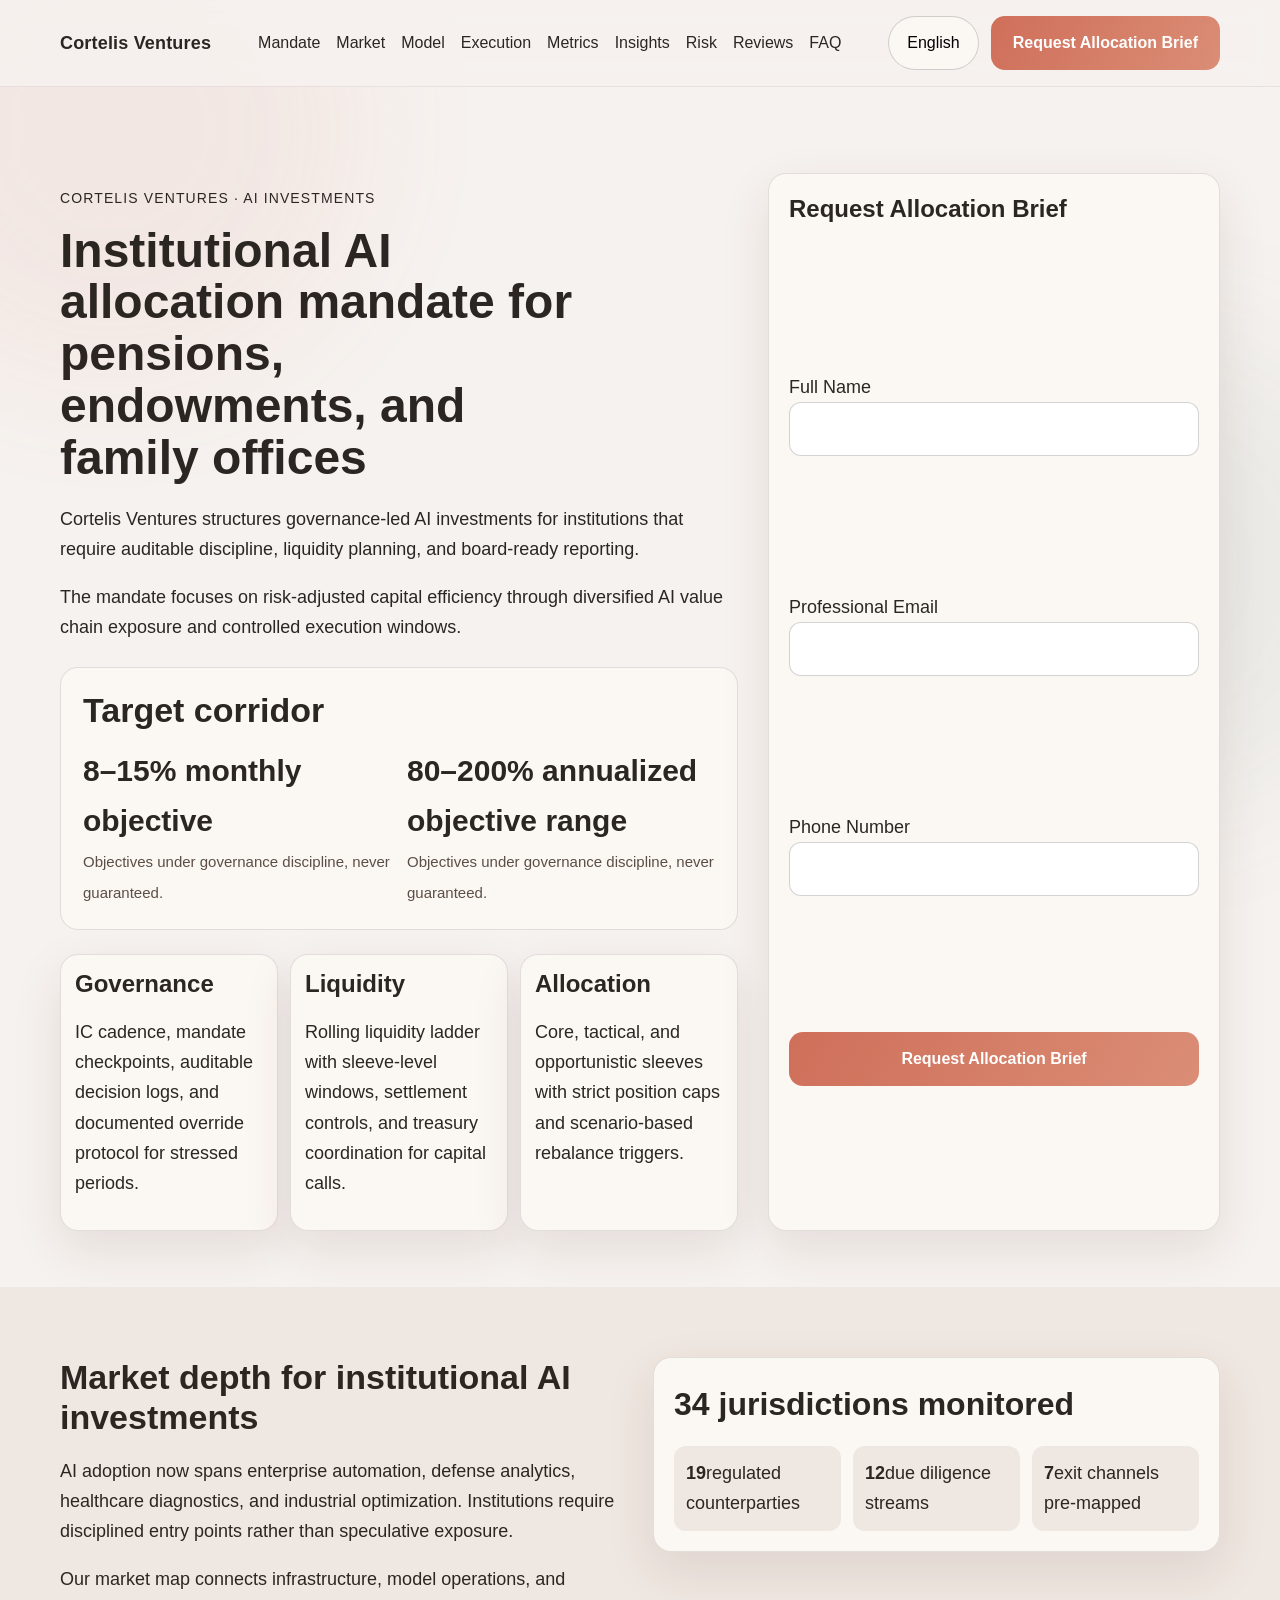
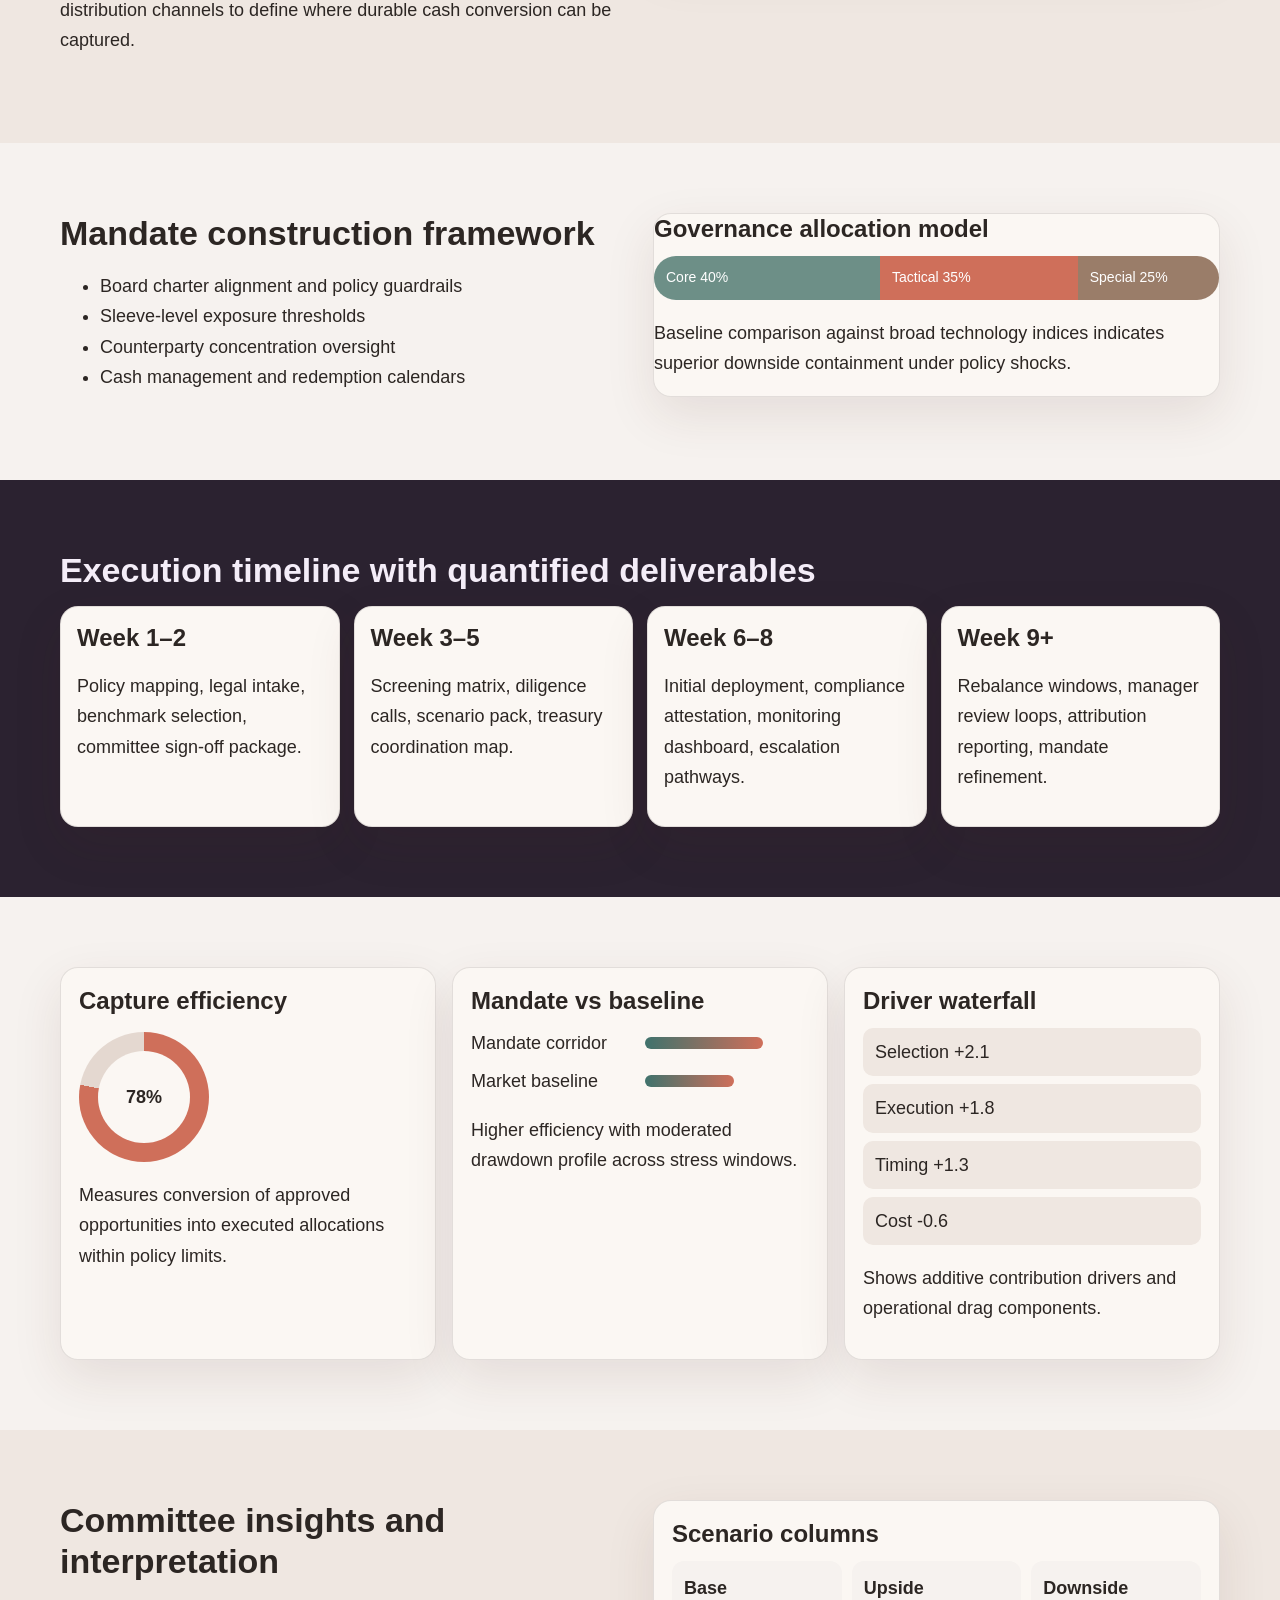
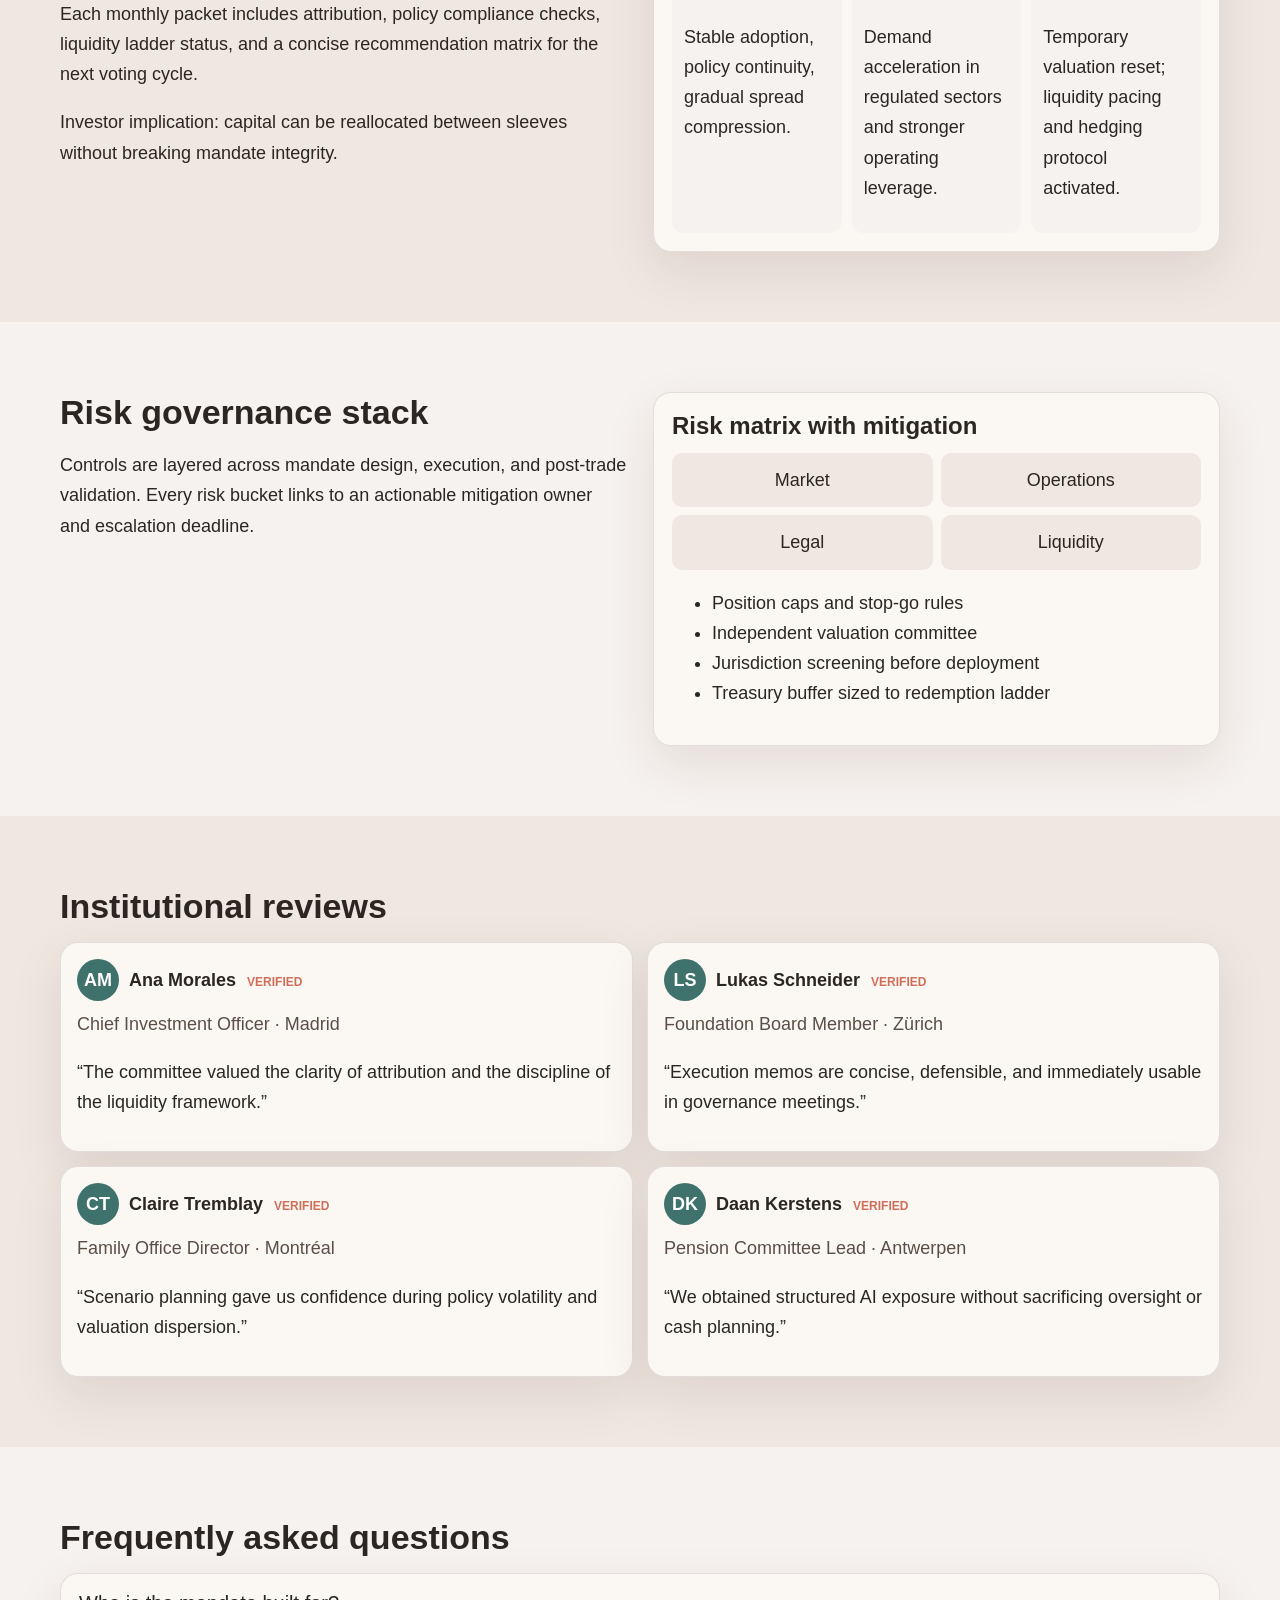
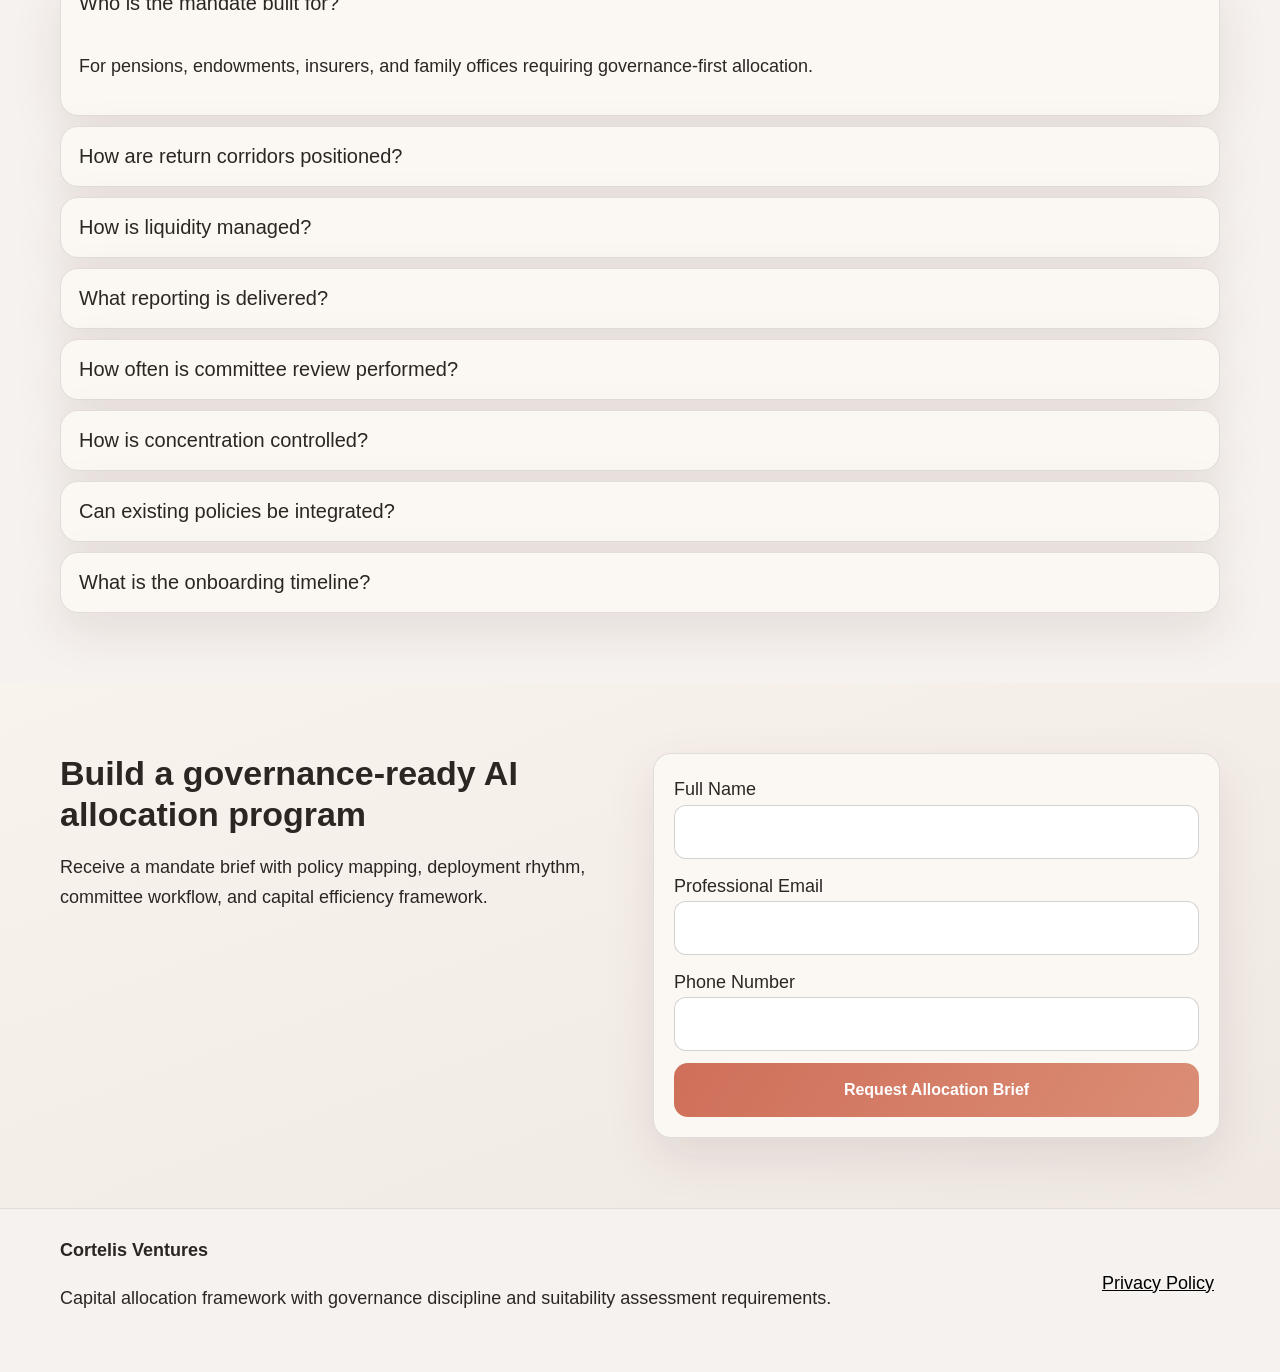
<file: index.html>
<!DOCTYPE html>
<html lang="en" data-page-language="English">
<head>
  <meta charset="UTF-8" />
  <meta name="viewport" content="width=device-width, initial-scale=1.0" />
  <title>Cortelis Ventures | Institutional AI Investment Mandate</title>
  <meta name="description" content="Institutional AI investment website for pensions, endowments, and family offices seeking governance-led allocation and disciplined return corridors." />
  <meta name="keywords" content="Cortelis Ventures, AI investments, institutionele allocatie" />
  <link rel="canonical" href="index.html" />
  <link rel="alternate" hreflang="en" href="index.html" />
  <link rel="alternate" hreflang="de" href="de/index.html" />
  <link rel="alternate" hreflang="fr" href="fr/index.html" />
  <link rel="alternate" hreflang="es" href="es/index.html" />
  <link rel="alternate" hreflang="it" href="it/index.html" />
  <link rel="alternate" hreflang="tr" href="tr/index.html" />
  <link rel="alternate" hreflang="pt" href="pt/index.html" />
  <link rel="alternate" hreflang="ja" href="jp/index.html" />
  <link rel="alternate" hreflang="sk" href="sk/index.html" />
  <link rel="alternate" hreflang="nl-BE" href="be/index.html" />
  <link rel="alternate" hreflang="x-default" href="index.html" />
  <meta property="og:title" content="Cortelis Ventures | Institutional AI Investment Mandate" />
  <meta property="og:description" content="Institutional AI investment website for pensions, endowments, and family offices seeking governance-led allocation and disciplined return corridors." />
  <meta property="og:type" content="website" />
  <meta property="og:url" content="index.html" />
  <meta name="twitter:card" content="summary_large_image" />
  <meta name="twitter:title" content="Cortelis Ventures | Institutional AI Investment Mandate" />
  <meta name="twitter:description" content="Institutional AI investment website for pensions, endowments, and family offices seeking governance-led allocation and disciplined return corridors." />
  <link rel="stylesheet" href="assets/style.css" />
</head>
<body>
<div class="site-bg-glow glow-a"></div><div class="site-bg-glow glow-b"></div>
<header class="site-header"><div class="container header-inner">
<div class="brand">Cortelis Ventures</div>
<nav class="desktop-nav" aria-label="Primary"><a href="#hero" class="nav-link">Mandate</a><a href="#market" class="nav-link">Market</a><a href="#model" class="nav-link">Model</a><a href="#process" class="nav-link">Execution</a><a href="#metrics" class="nav-link">Metrics</a><a href="#insights" class="nav-link">Insights</a><a href="#risk" class="nav-link">Risk</a><a href="#reviews" class="nav-link">Reviews</a><a href="#faq" class="nav-link">FAQ</a></nav>
<div class="header-right">
<div class="lang-dropdown" data-dropdown>
<button class="lang-active" aria-haspopup="true" aria-expanded="false">English</button>
<div class="lang-menu" role="menu"><a href="index.html" class="lang-option"><svg viewBox="0 0 60 40" aria-hidden="true"><rect width="60" height="40" fill="#1f3f8f"/><path d="M0 0l60 40M60 0L0 40" stroke="#f2f2f2" stroke-width="8"/><path d="M0 0l60 40M60 0L0 40" stroke="#c93a3a" stroke-width="4"/><path d="M30 0v40M0 20h60" stroke="#f2f2f2" stroke-width="12"/><path d="M30 0v40M0 20h60" stroke="#c93a3a" stroke-width="7"/></svg><span>English</span></a><a href="de/index.html" class="lang-option"><svg viewBox="0 0 60 40" aria-hidden="true"><rect width="60" height="13.3" y="0" fill="#1b1b1b"/><rect width="60" height="13.3" y="13.3" fill="#bb2020"/><rect width="60" height="13.4" y="26.6" fill="#f1c54c"/></svg><span>Deutsch</span></a><a href="fr/index.html" class="lang-option"><svg viewBox="0 0 60 40" aria-hidden="true"><rect width="20" height="40" fill="#2c4ea8"/><rect x="20" width="20" height="40" fill="#ececec"/><rect x="40" width="20" height="40" fill="#d54444"/></svg><span>Français</span></a><a href="es/index.html" class="lang-option"><svg viewBox="0 0 60 40" aria-hidden="true"><rect width="60" height="10" y="0" fill="#bf2d2d"/><rect width="60" height="20" y="10" fill="#f2cb48"/><rect width="60" height="10" y="30" fill="#bf2d2d"/></svg><span>Español</span></a><a href="it/index.html" class="lang-option"><svg viewBox="0 0 60 40" aria-hidden="true"><rect width="20" height="40" fill="#2f8a55"/><rect x="20" width="20" height="40" fill="#ececec"/><rect x="40" width="20" height="40" fill="#d54444"/></svg><span>Italiano</span></a><a href="tr/index.html" class="lang-option"><svg viewBox="0 0 60 40" aria-hidden="true"><rect width="60" height="40" fill="#c92f3f"/><circle cx="27" cy="20" r="9" fill="#fff"/><circle cx="30" cy="20" r="7" fill="#c92f3f"/><polygon points="37,20 44,17 44,23" fill="#fff"/></svg><span>Türkçe</span></a><a href="pt/index.html" class="lang-option"><svg viewBox="0 0 60 40" aria-hidden="true"><rect width="24" height="40" fill="#2b7f4f"/><rect x="24" width="36" height="40" fill="#c53e3e"/><circle cx="24" cy="20" r="6" fill="#f5d77b"/></svg><span>Português</span></a><a href="jp/index.html" class="lang-option"><svg viewBox="0 0 60 40" aria-hidden="true"><rect width="60" height="40" fill="#f3f3f3"/><circle cx="30" cy="20" r="10" fill="#c93b49"/></svg><span>日本語</span></a><a href="sk/index.html" class="lang-option"><svg viewBox="0 0 60 40" aria-hidden="true"><rect width="60" height="13.3" fill="#f4f4f4"/><rect y="13.3" width="60" height="13.3" fill="#2f5ea9"/><rect y="26.6" width="60" height="13.4" fill="#c53e3e"/></svg><span>Slovenčina</span></a><a href="be/index.html" class="lang-option"><svg viewBox="0 0 60 40" aria-hidden="true"><rect width="60" height="40" fill="#1f1f1f"/><path d="M0 0h60v13.3H0z" fill="#1b1b1b"/><path d="M0 13.3h60v13.3H0z" fill="#f2c74f"/><path d="M0 26.6h60V40H0z" fill="#d54a4a"/></svg><span>Nederlands</span></a></div>
</div>
<a href="#lead-form" class="btn btn-primary">Request Allocation Brief</a>
<button class="burger" aria-label="Menu" data-burger><span></span><span></span><span></span></button>
</div></div></header>
<div class="mobile-drawer" data-drawer><div class="drawer-panel"><button class="drawer-close" data-drawer-close aria-label="Close">×</button><nav class="drawer-nav"><a href="#hero" class="nav-link">Mandate</a><a href="#market" class="nav-link">Market</a><a href="#model" class="nav-link">Model</a><a href="#process" class="nav-link">Execution</a><a href="#metrics" class="nav-link">Metrics</a><a href="#insights" class="nav-link">Insights</a><a href="#risk" class="nav-link">Risk</a><a href="#reviews" class="nav-link">Reviews</a><a href="#faq" class="nav-link">FAQ</a><a href="index.html">English</a><a href="de/index.html">Deutsch</a><a href="fr/index.html">Français</a><a href="es/index.html">Español</a><a href="it/index.html">Italiano</a><a href="tr/index.html">Türkçe</a><a href="pt/index.html">Português</a><a href="jp/index.html">日本語</a><a href="sk/index.html">Slovenčina</a><a href="be/index.html">Nederlands</a></nav><a href="#lead-form" class="btn btn-primary">Request Allocation Brief</a></div></div>
<main>
<section id="hero" class="hero"><div class="container hero-grid">
<div><p class="eyebrow">Cortelis Ventures · AI investments</p><h1>Institutional AI allocation mandate for pensions, endowments, and family offices</h1><p>Cortelis Ventures structures governance-led AI investments for institutions that require auditable discipline, liquidity planning, and board-ready reporting.</p><p>The mandate focuses on risk-adjusted capital efficiency through diversified AI value chain exposure and controlled execution windows.</p>
<div class="return-module"><h2>Target corridor</h2><div class="return-row"><div><strong>8–15% monthly objective</strong><span>Objectives under governance discipline, never guaranteed.</span></div><div><strong>80–200% annualized objective range</strong><span>Objectives under governance discipline, never guaranteed.</span></div></div></div>
<div class="hero-cards"><article><h3>Governance</h3><p>IC cadence, mandate checkpoints, auditable decision logs, and documented override protocol for stressed periods.</p></article><article><h3>Liquidity</h3><p>Rolling liquidity ladder with sleeve-level windows, settlement controls, and treasury coordination for capital calls.</p></article><article><h3>Allocation</h3><p>Core, tactical, and opportunistic sleeves with strict position caps and scenario-based rebalance triggers.</p></article></div>
</div>
<form id="lead-form" class="lead-form"><h3>Request Allocation Brief</h3><label>Full Name<input type="text" required></label><label>Professional Email<input type="email" required></label><label>Phone Number<input type="tel" required></label><button class="btn btn-primary" type="submit">Request Allocation Brief</button></form>
</div></section>
<section id="market" class="section alt"><div class="container split"><div><h2>Market depth for institutional AI investments</h2><p>AI adoption now spans enterprise automation, defense analytics, healthcare diagnostics, and industrial optimization. Institutions require disciplined entry points rather than speculative exposure.</p><p>Our market map connects infrastructure, model operations, and distribution channels to define where durable cash conversion can be captured.</p></div><div class="kpi-hierarchy"><div class="kpi-main">34 jurisdictions monitored</div><div class="kpi-subgrid"><div><b>19</b><span>regulated counterparties</span></div><div><b>12</b><span>due diligence streams</span></div><div><b>7</b><span>exit channels pre-mapped</span></div></div></div></div></section>
<section id="model" class="section"><div class="container split reverse"><div class="allocation-bar"><h3>Governance allocation model</h3><div class="stack"><span style="width:40%">Core 40%</span><span style="width:35%">Tactical 35%</span><span style="width:25%">Special 25%</span></div><p>Baseline comparison against broad technology indices indicates superior downside containment under policy shocks.</p></div><div><h2>Mandate construction framework</h2><ul><li>Board charter alignment and policy guardrails</li><li>Sleeve-level exposure thresholds</li><li>Counterparty concentration oversight</li><li>Cash management and redemption calendars</li></ul></div></div></section>
<section id="process" class="section dark"><div class="container"><h2>Execution timeline with quantified deliverables</h2><div class="timeline"><article><h3>Week 1–2</h3><p>Policy mapping, legal intake, benchmark selection, committee sign-off package.</p></article><article><h3>Week 3–5</h3><p>Screening matrix, diligence calls, scenario pack, treasury coordination map.</p></article><article><h3>Week 6–8</h3><p>Initial deployment, compliance attestation, monitoring dashboard, escalation pathways.</p></article><article><h3>Week 9+</h3><p>Rebalance windows, manager review loops, attribution reporting, mandate refinement.</p></article></div></div></section>
<section id="metrics" class="section"><div class="container grid-3"><article class="ring-card"><h3>Capture efficiency</h3><div class="ring" style="--pct:78"><span>78%</span></div><p>Measures conversion of approved opportunities into executed allocations within policy limits.</p></article><article class="compare-card"><h3>Mandate vs baseline</h3><div class="bars"><div><span>Mandate corridor</span><i style="width:72%"></i></div><div><span>Market baseline</span><i style="width:54%"></i></div></div><p>Higher efficiency with moderated drawdown profile across stress windows.</p></article><article class="waterfall-card"><h3>Driver waterfall</h3><div class="wf"><span>Selection +2.1</span><span>Execution +1.8</span><span>Timing +1.3</span><span>Cost -0.6</span></div><p>Shows additive contribution drivers and operational drag components.</p></article></div></section>
<section id="insights" class="section alt"><div class="container split"><div><h2>Committee insights and interpretation</h2><p>Each monthly packet includes attribution, policy compliance checks, liquidity ladder status, and a concise recommendation matrix for the next voting cycle.</p><p>Investor implication: capital can be reallocated between sleeves without breaking mandate integrity.</p></div><div class="scenario"><h3>Scenario columns</h3><div class="scenario-grid"><div><b>Base</b><p>Stable adoption, policy continuity, gradual spread compression.</p></div><div><b>Upside</b><p>Demand acceleration in regulated sectors and stronger operating leverage.</p></div><div><b>Downside</b><p>Temporary valuation reset; liquidity pacing and hedging protocol activated.</p></div></div></div></div></section>
<section id="risk" class="section"><div class="container split reverse"><div class="risk-matrix"><h3>Risk matrix with mitigation</h3><div class="matrix"><span>Market</span><span>Operations</span><span>Legal</span><span>Liquidity</span></div><ul><li>Position caps and stop-go rules</li><li>Independent valuation committee</li><li>Jurisdiction screening before deployment</li><li>Treasury buffer sized to redemption ladder</li></ul></div><div><h2>Risk governance stack</h2><p>Controls are layered across mandate design, execution, and post-trade validation. Every risk bucket links to an actionable mitigation owner and escalation deadline.</p></div></div></section>
<section id="reviews" class="section alt"><div class="container"><h2>Institutional reviews</h2><div class="reviews-grid"><article><div class="review-head"><div class="initials">AM</div><strong>Ana Morales <span>VERIFIED</span></strong></div><p class="title">Chief Investment Officer · Madrid</p><p>“The committee valued the clarity of attribution and the discipline of the liquidity framework.”</p></article><article><div class="review-head"><div class="initials">LS</div><strong>Lukas Schneider <span>VERIFIED</span></strong></div><p class="title">Foundation Board Member · Zürich</p><p>“Execution memos are concise, defensible, and immediately usable in governance meetings.”</p></article><article><div class="review-head"><div class="initials">CT</div><strong>Claire Tremblay <span>VERIFIED</span></strong></div><p class="title">Family Office Director · Montréal</p><p>“Scenario planning gave us confidence during policy volatility and valuation dispersion.”</p></article><article><div class="review-head"><div class="initials">DK</div><strong>Daan Kerstens <span>VERIFIED</span></strong></div><p class="title">Pension Committee Lead · Antwerpen</p><p>“We obtained structured AI exposure without sacrificing oversight or cash planning.”</p></article></div></div></section>
<section id="faq" class="section"><div class="container"><h2>Frequently asked questions</h2><div class="faq-list"><article class="faq-item"><button aria-expanded="true">Who is the mandate built for?</button><div class="faq-content" ><p>For pensions, endowments, insurers, and family offices requiring governance-first allocation.</p></div></article><article class="faq-item"><button aria-expanded="false">How are return corridors positioned?</button><div class="faq-content" hidden><p>As disciplined objectives tied to allocation sleeves, never as unconditional promises.</p></div></article><article class="faq-item"><button aria-expanded="false">How is liquidity managed?</button><div class="faq-content" hidden><p>Through a rolling ladder that aligns expected exits, treasury needs, and stress scenarios.</p></div></article><article class="faq-item"><button aria-expanded="false">What reporting is delivered?</button><div class="faq-content" hidden><p>Board-ready packs with attribution, compliance checks, and forward recommendations.</p></div></article><article class="faq-item"><button aria-expanded="false">How often is committee review performed?</button><div class="faq-content" hidden><p>Formal monthly voting cadence plus event-driven extraordinary sessions.</p></div></article><article class="faq-item"><button aria-expanded="false">How is concentration controlled?</button><div class="faq-content" hidden><p>Issuer, sector, and strategy caps with automatic escalation on threshold breaches.</p></div></article><article class="faq-item"><button aria-expanded="false">Can existing policies be integrated?</button><div class="faq-content" hidden><p>Yes, mandates are mapped to current investment policy statements before deployment.</p></div></article><article class="faq-item"><button aria-expanded="false">What is the onboarding timeline?</button><div class="faq-content" hidden><p>Most institutions complete onboarding and first allocation cycle within eight weeks.</p></div></article></div></div></section>
<section class="section final-cta"><div class="container split"><div><h2>Build a governance-ready AI allocation program</h2><p>Receive a mandate brief with policy mapping, deployment rhythm, committee workflow, and capital efficiency framework.</p></div><form class="lead-form"><label>Full Name<input type="text" required></label><label>Professional Email<input type="email" required></label><label>Phone Number<input type="tel" required></label><button class="btn btn-primary" type="submit">Request Allocation Brief</button></form></div></section>
</main>
<footer class="site-footer"><div class="container footer-inner"><div><strong>Cortelis Ventures</strong><p>Capital allocation framework with governance discipline and suitability assessment requirements.</p></div><button class="privacy-link" data-open-privacy>Privacy Policy</button></div></footer>
<div class="modal" data-privacy-modal aria-hidden="true"><div class="modal-card" role="dialog" aria-modal="true"><button class="modal-x" data-close-privacy aria-label="Close">×</button><h2>Privacy Policy</h2><div class="modal-body"><h3>Introduction</h3><p>Cortelis Ventures processes professional contact data only for mandate communication and suitability screening.</p><h3>Data collection</h3><p>We collect name, institutional email, phone number, and interaction timestamps submitted through forms.</p><h3>Legal basis</h3><p>Processing relies on legitimate interest and pre-contractual institutional communication duties.</p><h3>Cookies</h3><p>Only functional storage for interface continuity and accessibility preferences is used.</p><h3>Retention</h3><p>Lead data is retained for a defined review cycle and removed when no institutional relevance remains.</p><h3>Third-party sharing</h3><p>Data is shared only with audited service providers under contractual confidentiality obligations.</p><h3>Security</h3><p>Encryption in transit, controlled access, and periodic control testing protect submitted data.</p><h3>User rights</h3><p>Users may request access, correction, restriction, portability, and erasure where applicable.</p><h3>International transfers</h3><p>Cross-border transfers rely on approved safeguards and documented transfer assessments.</p><h3>Industry risk disclosure</h3><p>AI-related allocations can face valuation, regulatory, and liquidity variability; governance discipline remains essential.</p><h3>Contact</h3><p>Contact: compliance@cortelisventures.com</p></div><div class="modal-footer"><button class="btn btn-secondary" data-close-privacy>Close</button></div></div></div>
<script src="assets/app.js" defer></script>
<script type="application/ld+json">{"@context":"https://schema.org","@type":"Organization","name":"Cortelis Ventures","url":"index.html"}</script>
<script type="application/ld+json">{"@context":"https://schema.org","@type":"WebSite","name":"Cortelis Ventures","url":"index.html"}</script>
<script type="application/ld+json">{"@context":"https://schema.org","@type":"FAQPage","mainEntity":[{"@type":"Question","name":"Who is the mandate built for?","acceptedAnswer":{"@type":"Answer","text":"For pensions, endowments, insurers, and family offices."}}]}</script>
<script type="application/ld+json">{"@context":"https://schema.org","@type":"Review","itemReviewed":{"@type":"Organization","name":"Cortelis Ventures"},"author":{"@type":"Person","name":"Ana Morales"},"reviewBody":"Structured governance and transparent reporting."}</script>
</body></html>
</file>
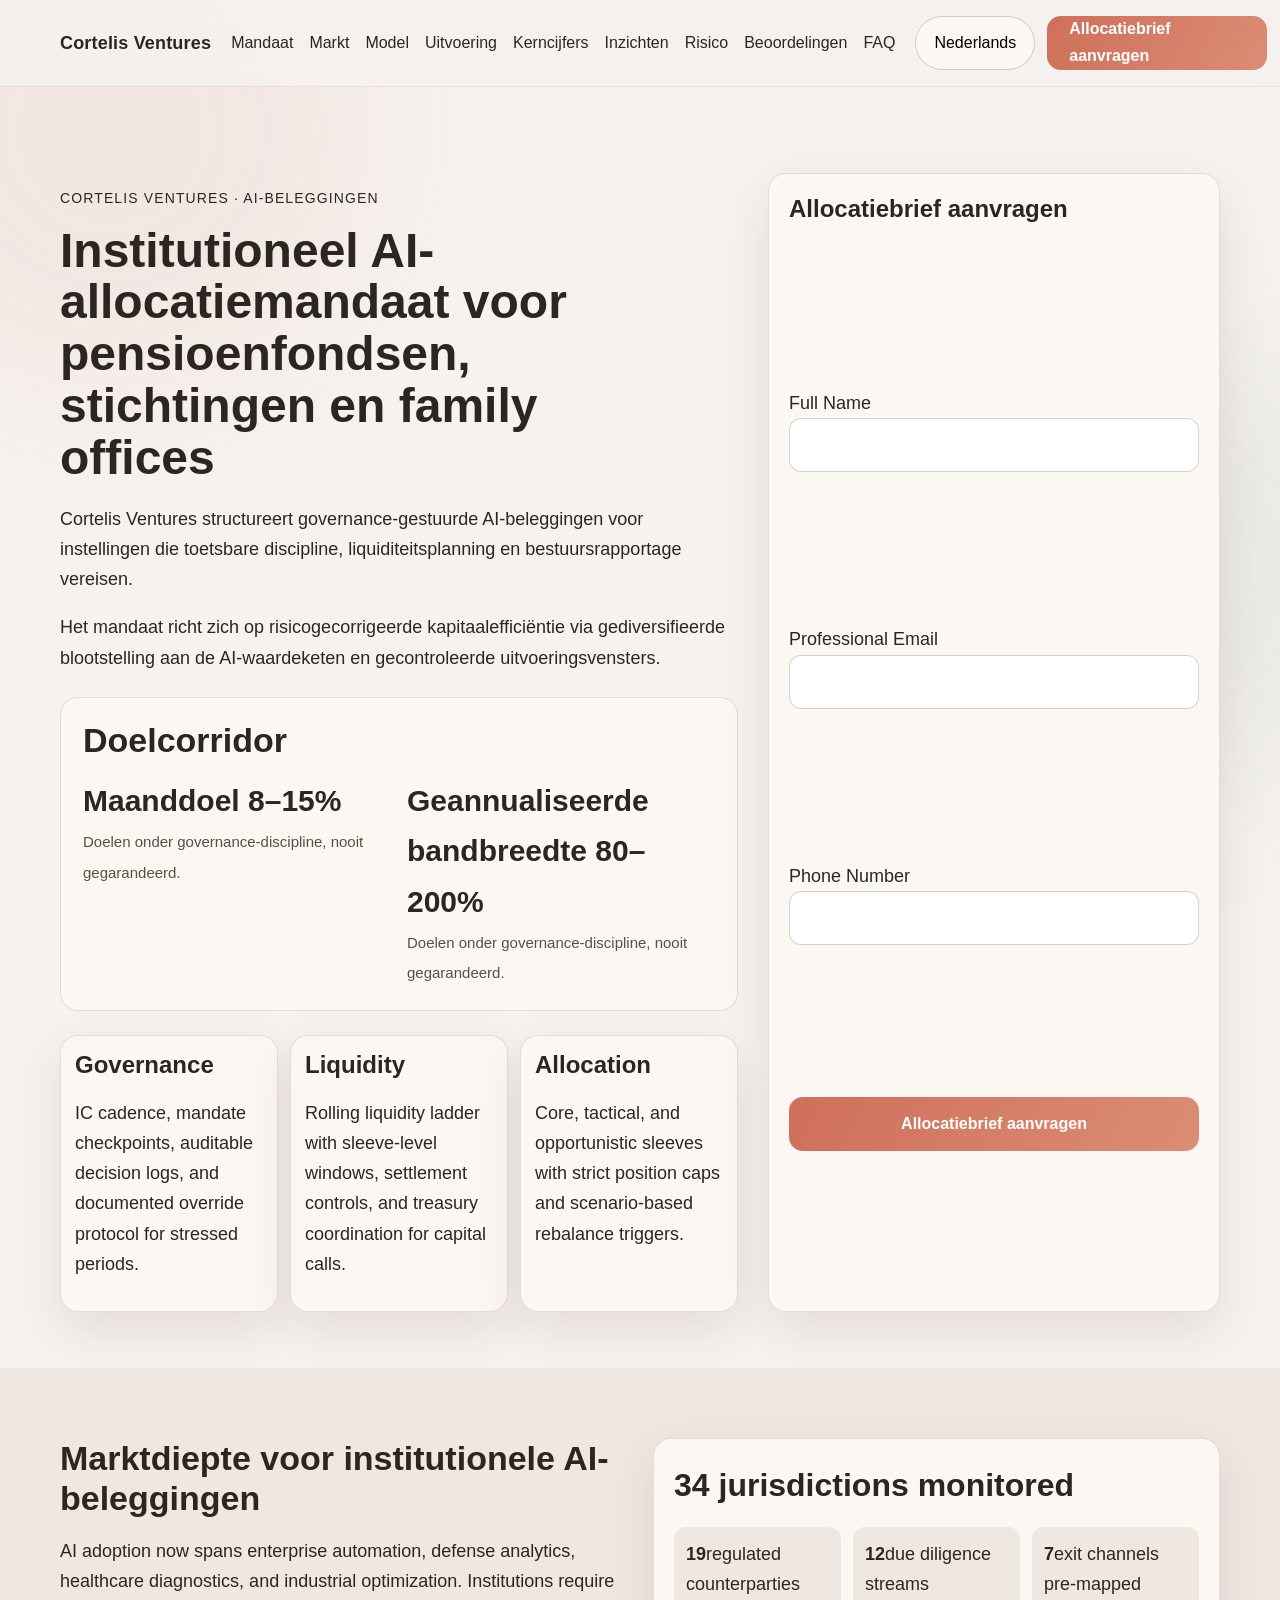
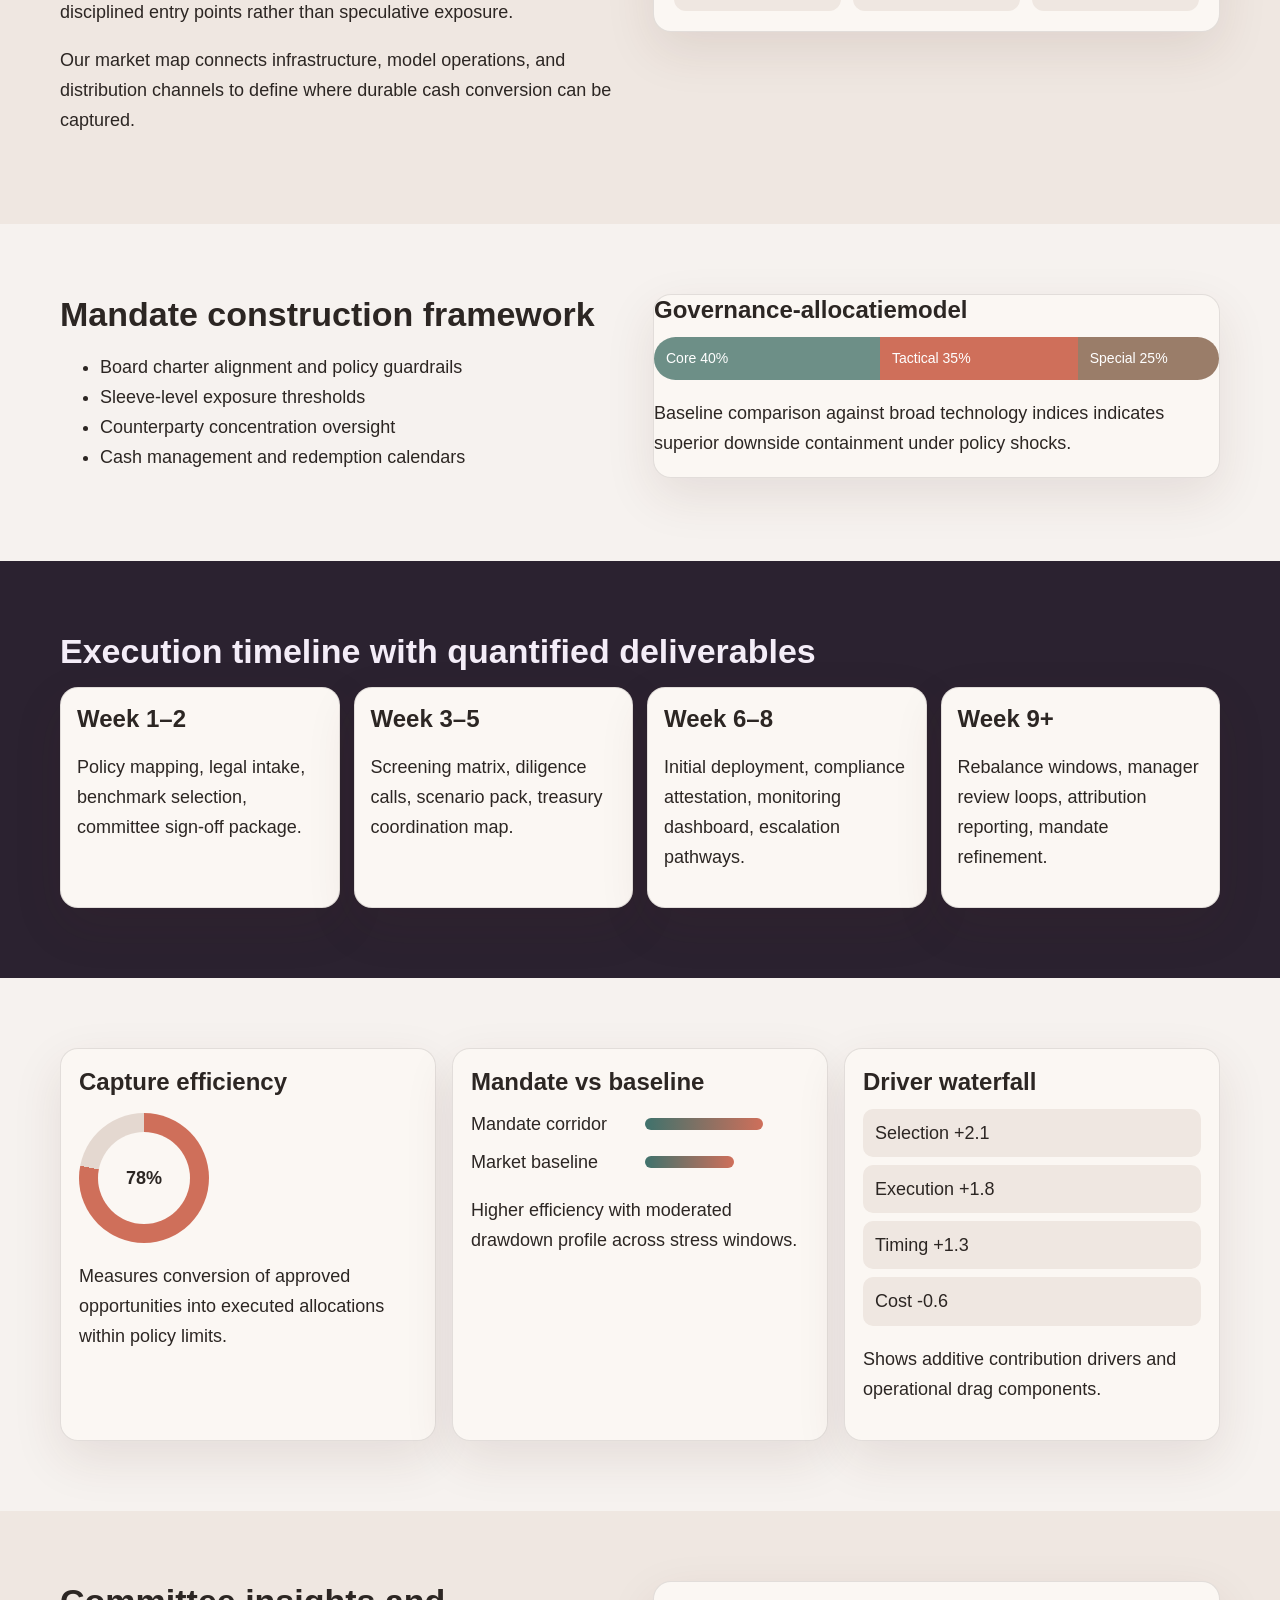
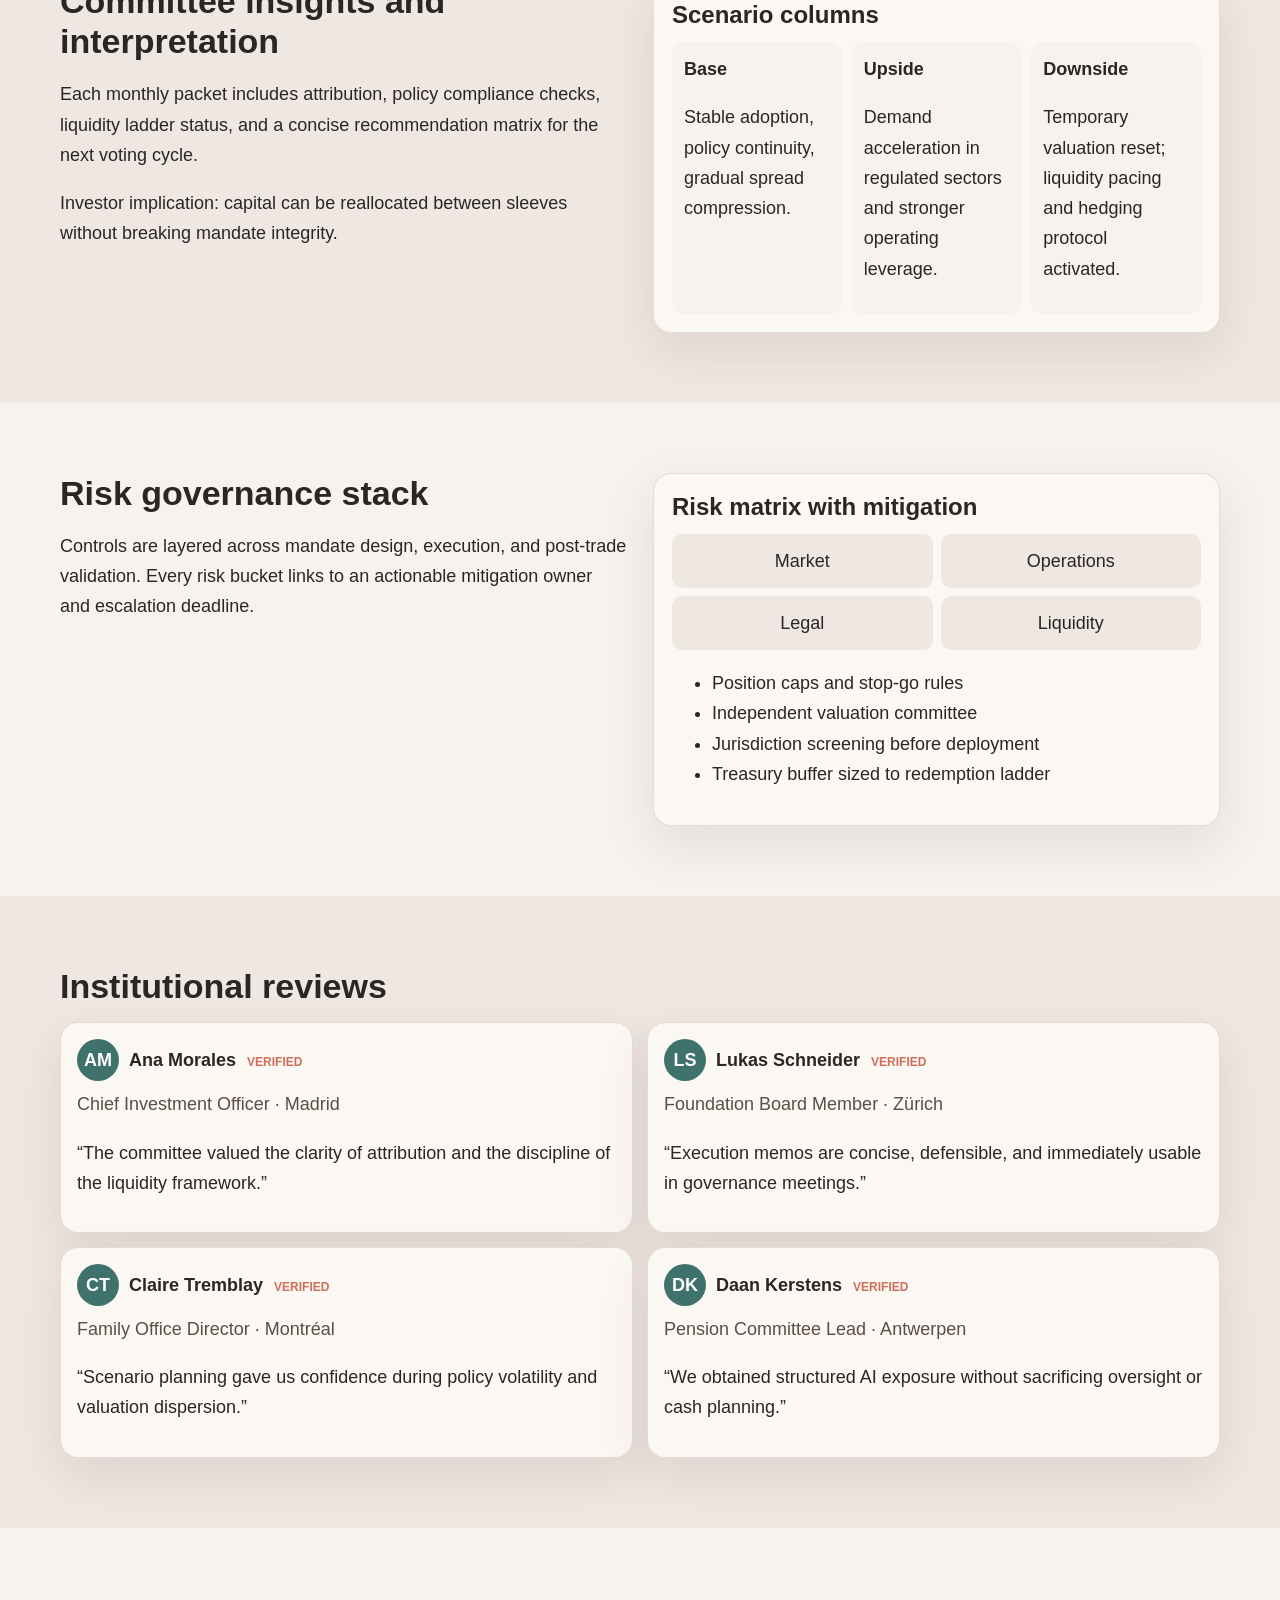
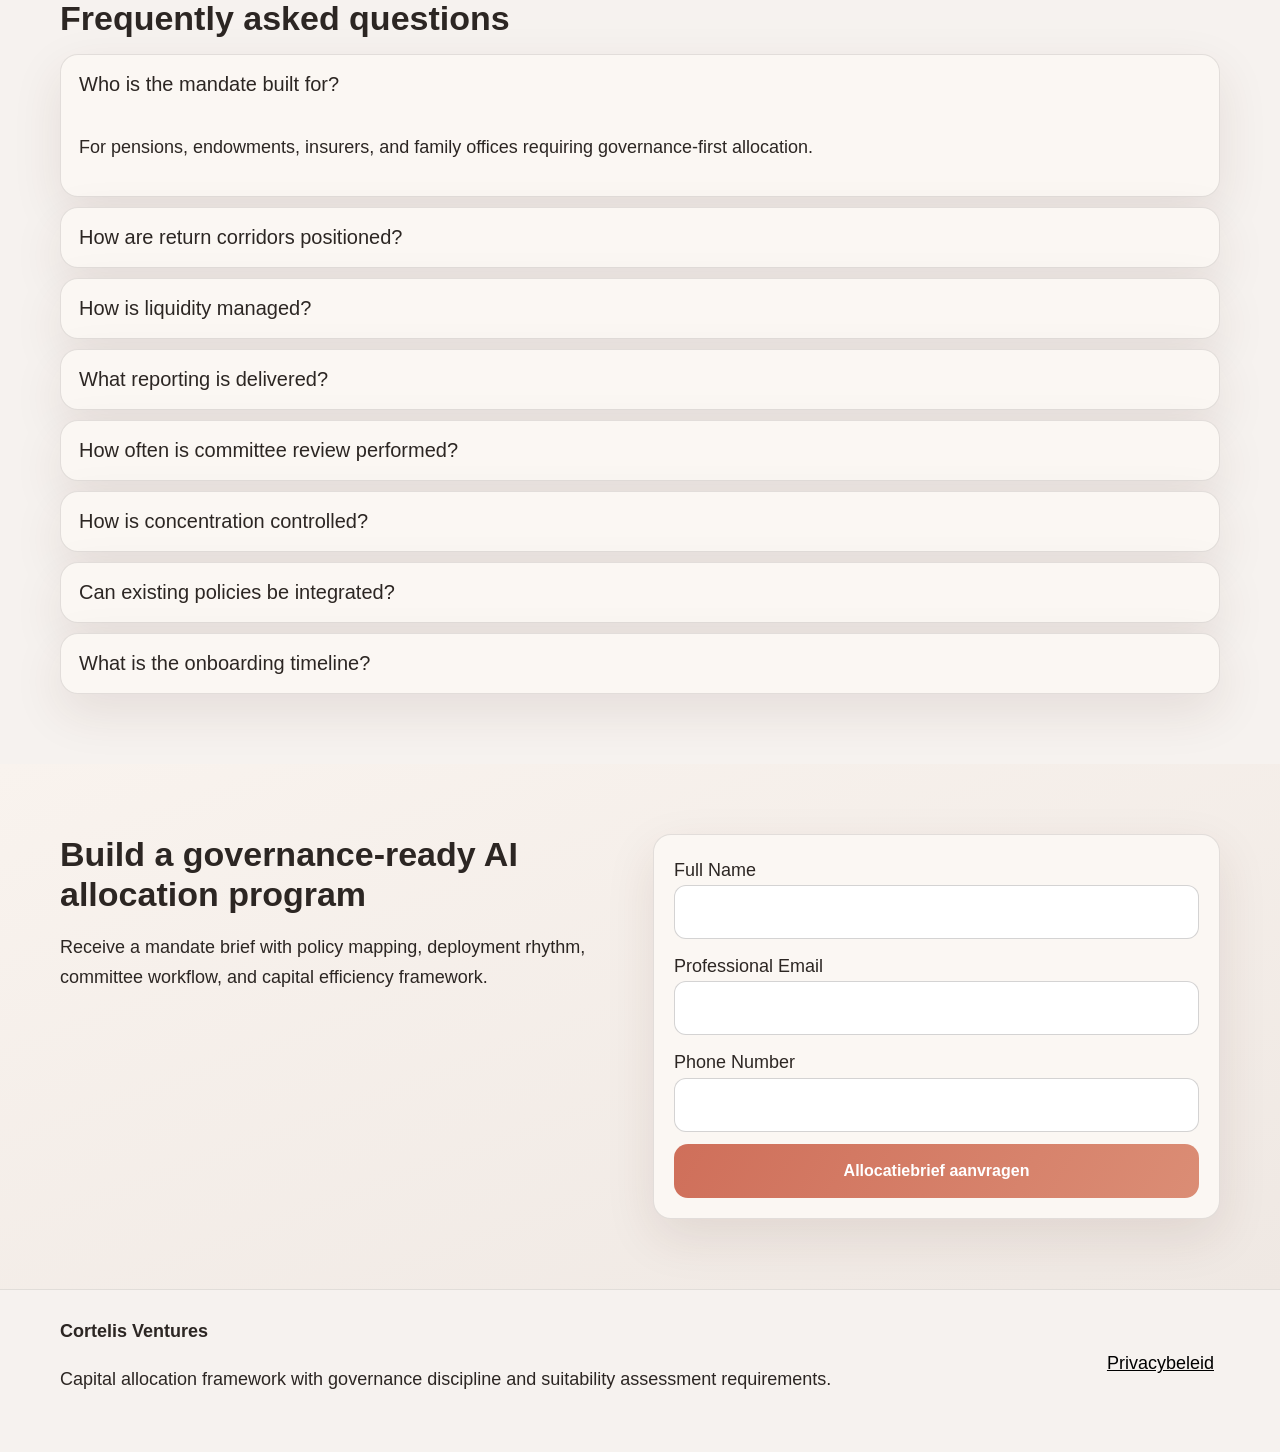
<file: be/index.html>
<!DOCTYPE html>
<html lang="nl-BE" data-page-language="Nederlands">
<head>
  <meta charset="UTF-8" />
  <meta name="viewport" content="width=device-width, initial-scale=1.0" />
  <title>Cortelis Ventures | Institutioneel mandaat voor AI-beleggingen</title>
  <meta name="description" content="Premium platform voor pensioenfondsen, stichtingen en family offices met governance-gestuurde AI-allocatie en gedisciplineerde doelcorridors." />
  <meta name="keywords" content="Cortelis Ventures, AI-beleggingen, institutionele allocatie" />
  <link rel="canonical" href="../be/index.html" />
  <link rel="alternate" hreflang="en" href="../index.html" />
  <link rel="alternate" hreflang="de" href="../de/index.html" />
  <link rel="alternate" hreflang="fr" href="../fr/index.html" />
  <link rel="alternate" hreflang="es" href="../es/index.html" />
  <link rel="alternate" hreflang="it" href="../it/index.html" />
  <link rel="alternate" hreflang="tr" href="../tr/index.html" />
  <link rel="alternate" hreflang="pt" href="../pt/index.html" />
  <link rel="alternate" hreflang="ja" href="../jp/index.html" />
  <link rel="alternate" hreflang="sk" href="../sk/index.html" />
  <link rel="alternate" hreflang="nl-BE" href="../be/index.html" />
  <link rel="alternate" hreflang="x-default" href="../index.html" />
  <meta property="og:title" content="Cortelis Ventures | Institutioneel mandaat voor AI-beleggingen" />
  <meta property="og:description" content="Premium platform voor pensioenfondsen, stichtingen en family offices met governance-gestuurde AI-allocatie en gedisciplineerde doelcorridors." />
  <meta property="og:type" content="website" />
  <meta property="og:url" content="../be/index.html" />
  <meta name="twitter:card" content="summary_large_image" />
  <meta name="twitter:title" content="Cortelis Ventures | Institutioneel mandaat voor AI-beleggingen" />
  <meta name="twitter:description" content="Premium platform voor pensioenfondsen, stichtingen en family offices met governance-gestuurde AI-allocatie en gedisciplineerde doelcorridors." />
  <link rel="stylesheet" href="../assets/style.css" />
</head>
<body>
<div class="site-bg-glow glow-a"></div><div class="site-bg-glow glow-b"></div>
<header class="site-header"><div class="container header-inner">
<div class="brand">Cortelis Ventures</div>
<nav class="desktop-nav" aria-label="Primary"><a href="#hero" class="nav-link">Mandaat</a><a href="#market" class="nav-link">Markt</a><a href="#model" class="nav-link">Model</a><a href="#process" class="nav-link">Uitvoering</a><a href="#metrics" class="nav-link">Kerncijfers</a><a href="#insights" class="nav-link">Inzichten</a><a href="#risk" class="nav-link">Risico</a><a href="#reviews" class="nav-link">Beoordelingen</a><a href="#faq" class="nav-link">FAQ</a></nav>
<div class="header-right">
<div class="lang-dropdown" data-dropdown>
<button class="lang-active" aria-haspopup="true" aria-expanded="false">Nederlands</button>
<div class="lang-menu" role="menu"><a href="../index.html" class="lang-option"><svg viewBox="0 0 60 40" aria-hidden="true"><rect width="60" height="40" fill="#1f3f8f"/><path d="M0 0l60 40M60 0L0 40" stroke="#f2f2f2" stroke-width="8"/><path d="M0 0l60 40M60 0L0 40" stroke="#c93a3a" stroke-width="4"/><path d="M30 0v40M0 20h60" stroke="#f2f2f2" stroke-width="12"/><path d="M30 0v40M0 20h60" stroke="#c93a3a" stroke-width="7"/></svg><span>English</span></a><a href="../de/index.html" class="lang-option"><svg viewBox="0 0 60 40" aria-hidden="true"><rect width="60" height="13.3" y="0" fill="#1b1b1b"/><rect width="60" height="13.3" y="13.3" fill="#bb2020"/><rect width="60" height="13.4" y="26.6" fill="#f1c54c"/></svg><span>Deutsch</span></a><a href="../fr/index.html" class="lang-option"><svg viewBox="0 0 60 40" aria-hidden="true"><rect width="20" height="40" fill="#2c4ea8"/><rect x="20" width="20" height="40" fill="#ececec"/><rect x="40" width="20" height="40" fill="#d54444"/></svg><span>Français</span></a><a href="../es/index.html" class="lang-option"><svg viewBox="0 0 60 40" aria-hidden="true"><rect width="60" height="10" y="0" fill="#bf2d2d"/><rect width="60" height="20" y="10" fill="#f2cb48"/><rect width="60" height="10" y="30" fill="#bf2d2d"/></svg><span>Español</span></a><a href="../it/index.html" class="lang-option"><svg viewBox="0 0 60 40" aria-hidden="true"><rect width="20" height="40" fill="#2f8a55"/><rect x="20" width="20" height="40" fill="#ececec"/><rect x="40" width="20" height="40" fill="#d54444"/></svg><span>Italiano</span></a><a href="../tr/index.html" class="lang-option"><svg viewBox="0 0 60 40" aria-hidden="true"><rect width="60" height="40" fill="#c92f3f"/><circle cx="27" cy="20" r="9" fill="#fff"/><circle cx="30" cy="20" r="7" fill="#c92f3f"/><polygon points="37,20 44,17 44,23" fill="#fff"/></svg><span>Türkçe</span></a><a href="../pt/index.html" class="lang-option"><svg viewBox="0 0 60 40" aria-hidden="true"><rect width="24" height="40" fill="#2b7f4f"/><rect x="24" width="36" height="40" fill="#c53e3e"/><circle cx="24" cy="20" r="6" fill="#f5d77b"/></svg><span>Português</span></a><a href="../jp/index.html" class="lang-option"><svg viewBox="0 0 60 40" aria-hidden="true"><rect width="60" height="40" fill="#f3f3f3"/><circle cx="30" cy="20" r="10" fill="#c93b49"/></svg><span>日本語</span></a><a href="../sk/index.html" class="lang-option"><svg viewBox="0 0 60 40" aria-hidden="true"><rect width="60" height="13.3" fill="#f4f4f4"/><rect y="13.3" width="60" height="13.3" fill="#2f5ea9"/><rect y="26.6" width="60" height="13.4" fill="#c53e3e"/></svg><span>Slovenčina</span></a><a href="../be/index.html" class="lang-option"><svg viewBox="0 0 60 40" aria-hidden="true"><rect width="60" height="40" fill="#1f1f1f"/><path d="M0 0h60v13.3H0z" fill="#1b1b1b"/><path d="M0 13.3h60v13.3H0z" fill="#f2c74f"/><path d="M0 26.6h60V40H0z" fill="#d54a4a"/></svg><span>Nederlands</span></a></div>
</div>
<a href="#lead-form" class="btn btn-primary">Allocatiebrief aanvragen</a>
<button class="burger" aria-label="Menu" data-burger><span></span><span></span><span></span></button>
</div></div></header>
<div class="mobile-drawer" data-drawer><div class="drawer-panel"><button class="drawer-close" data-drawer-close aria-label="Sluiten">×</button><nav class="drawer-nav"><a href="#hero" class="nav-link">Mandaat</a><a href="#market" class="nav-link">Markt</a><a href="#model" class="nav-link">Model</a><a href="#process" class="nav-link">Uitvoering</a><a href="#metrics" class="nav-link">Kerncijfers</a><a href="#insights" class="nav-link">Inzichten</a><a href="#risk" class="nav-link">Risico</a><a href="#reviews" class="nav-link">Beoordelingen</a><a href="#faq" class="nav-link">FAQ</a><a href="../index.html">English</a><a href="../de/index.html">Deutsch</a><a href="../fr/index.html">Français</a><a href="../es/index.html">Español</a><a href="../it/index.html">Italiano</a><a href="../tr/index.html">Türkçe</a><a href="../pt/index.html">Português</a><a href="../jp/index.html">日本語</a><a href="../sk/index.html">Slovenčina</a><a href="../be/index.html">Nederlands</a></nav><a href="#lead-form" class="btn btn-primary">Allocatiebrief aanvragen</a></div></div>
<main>
<section id="hero" class="hero"><div class="container hero-grid">
<div><p class="eyebrow">Cortelis Ventures · AI-beleggingen</p><h1>Institutioneel AI-allocatiemandaat voor pensioenfondsen, stichtingen en family offices</h1><p>Cortelis Ventures structureert governance-gestuurde AI-beleggingen voor instellingen die toetsbare discipline, liquiditeitsplanning en bestuursrapportage vereisen.</p><p>Het mandaat richt zich op risicogecorrigeerde kapitaalefficiëntie via gediversifieerde blootstelling aan de AI-waardeketen en gecontroleerde uitvoeringsvensters.</p>
<div class="return-module"><h2>Doelcorridor</h2><div class="return-row"><div><strong>Maanddoel 8–15%</strong><span>Doelen onder governance-discipline, nooit gegarandeerd.</span></div><div><strong>Geannualiseerde bandbreedte 80–200%</strong><span>Doelen onder governance-discipline, nooit gegarandeerd.</span></div></div></div>
<div class="hero-cards"><article><h3>Governance</h3><p>IC cadence, mandate checkpoints, auditable decision logs, and documented override protocol for stressed periods.</p></article><article><h3>Liquidity</h3><p>Rolling liquidity ladder with sleeve-level windows, settlement controls, and treasury coordination for capital calls.</p></article><article><h3>Allocation</h3><p>Core, tactical, and opportunistic sleeves with strict position caps and scenario-based rebalance triggers.</p></article></div>
</div>
<form id="lead-form" class="lead-form"><h3>Allocatiebrief aanvragen</h3><label>Full Name<input type="text" required></label><label>Professional Email<input type="email" required></label><label>Phone Number<input type="tel" required></label><button class="btn btn-primary" type="submit">Allocatiebrief aanvragen</button></form>
</div></section>
<section id="market" class="section alt"><div class="container split"><div><h2>Marktdiepte voor institutionele AI-beleggingen</h2><p>AI adoption now spans enterprise automation, defense analytics, healthcare diagnostics, and industrial optimization. Institutions require disciplined entry points rather than speculative exposure.</p><p>Our market map connects infrastructure, model operations, and distribution channels to define where durable cash conversion can be captured.</p></div><div class="kpi-hierarchy"><div class="kpi-main">34 jurisdictions monitored</div><div class="kpi-subgrid"><div><b>19</b><span>regulated counterparties</span></div><div><b>12</b><span>due diligence streams</span></div><div><b>7</b><span>exit channels pre-mapped</span></div></div></div></div></section>
<section id="model" class="section"><div class="container split reverse"><div class="allocation-bar"><h3>Governance-allocatiemodel</h3><div class="stack"><span style="width:40%">Core 40%</span><span style="width:35%">Tactical 35%</span><span style="width:25%">Special 25%</span></div><p>Baseline comparison against broad technology indices indicates superior downside containment under policy shocks.</p></div><div><h2>Mandate construction framework</h2><ul><li>Board charter alignment and policy guardrails</li><li>Sleeve-level exposure thresholds</li><li>Counterparty concentration oversight</li><li>Cash management and redemption calendars</li></ul></div></div></section>
<section id="process" class="section dark"><div class="container"><h2>Execution timeline with quantified deliverables</h2><div class="timeline"><article><h3>Week 1–2</h3><p>Policy mapping, legal intake, benchmark selection, committee sign-off package.</p></article><article><h3>Week 3–5</h3><p>Screening matrix, diligence calls, scenario pack, treasury coordination map.</p></article><article><h3>Week 6–8</h3><p>Initial deployment, compliance attestation, monitoring dashboard, escalation pathways.</p></article><article><h3>Week 9+</h3><p>Rebalance windows, manager review loops, attribution reporting, mandate refinement.</p></article></div></div></section>
<section id="metrics" class="section"><div class="container grid-3"><article class="ring-card"><h3>Capture efficiency</h3><div class="ring" style="--pct:78"><span>78%</span></div><p>Measures conversion of approved opportunities into executed allocations within policy limits.</p></article><article class="compare-card"><h3>Mandate vs baseline</h3><div class="bars"><div><span>Mandate corridor</span><i style="width:72%"></i></div><div><span>Market baseline</span><i style="width:54%"></i></div></div><p>Higher efficiency with moderated drawdown profile across stress windows.</p></article><article class="waterfall-card"><h3>Driver waterfall</h3><div class="wf"><span>Selection +2.1</span><span>Execution +1.8</span><span>Timing +1.3</span><span>Cost -0.6</span></div><p>Shows additive contribution drivers and operational drag components.</p></article></div></section>
<section id="insights" class="section alt"><div class="container split"><div><h2>Committee insights and interpretation</h2><p>Each monthly packet includes attribution, policy compliance checks, liquidity ladder status, and a concise recommendation matrix for the next voting cycle.</p><p>Investor implication: capital can be reallocated between sleeves without breaking mandate integrity.</p></div><div class="scenario"><h3>Scenario columns</h3><div class="scenario-grid"><div><b>Base</b><p>Stable adoption, policy continuity, gradual spread compression.</p></div><div><b>Upside</b><p>Demand acceleration in regulated sectors and stronger operating leverage.</p></div><div><b>Downside</b><p>Temporary valuation reset; liquidity pacing and hedging protocol activated.</p></div></div></div></div></section>
<section id="risk" class="section"><div class="container split reverse"><div class="risk-matrix"><h3>Risk matrix with mitigation</h3><div class="matrix"><span>Market</span><span>Operations</span><span>Legal</span><span>Liquidity</span></div><ul><li>Position caps and stop-go rules</li><li>Independent valuation committee</li><li>Jurisdiction screening before deployment</li><li>Treasury buffer sized to redemption ladder</li></ul></div><div><h2>Risk governance stack</h2><p>Controls are layered across mandate design, execution, and post-trade validation. Every risk bucket links to an actionable mitigation owner and escalation deadline.</p></div></div></section>
<section id="reviews" class="section alt"><div class="container"><h2>Institutional reviews</h2><div class="reviews-grid"><article><div class="review-head"><div class="initials">AM</div><strong>Ana Morales <span>VERIFIED</span></strong></div><p class="title">Chief Investment Officer · Madrid</p><p>“The committee valued the clarity of attribution and the discipline of the liquidity framework.”</p></article><article><div class="review-head"><div class="initials">LS</div><strong>Lukas Schneider <span>VERIFIED</span></strong></div><p class="title">Foundation Board Member · Zürich</p><p>“Execution memos are concise, defensible, and immediately usable in governance meetings.”</p></article><article><div class="review-head"><div class="initials">CT</div><strong>Claire Tremblay <span>VERIFIED</span></strong></div><p class="title">Family Office Director · Montréal</p><p>“Scenario planning gave us confidence during policy volatility and valuation dispersion.”</p></article><article><div class="review-head"><div class="initials">DK</div><strong>Daan Kerstens <span>VERIFIED</span></strong></div><p class="title">Pension Committee Lead · Antwerpen</p><p>“We obtained structured AI exposure without sacrificing oversight or cash planning.”</p></article></div></div></section>
<section id="faq" class="section"><div class="container"><h2>Frequently asked questions</h2><div class="faq-list"><article class="faq-item"><button aria-expanded="true">Who is the mandate built for?</button><div class="faq-content" ><p>For pensions, endowments, insurers, and family offices requiring governance-first allocation.</p></div></article><article class="faq-item"><button aria-expanded="false">How are return corridors positioned?</button><div class="faq-content" hidden><p>As disciplined objectives tied to allocation sleeves, never as unconditional promises.</p></div></article><article class="faq-item"><button aria-expanded="false">How is liquidity managed?</button><div class="faq-content" hidden><p>Through a rolling ladder that aligns expected exits, treasury needs, and stress scenarios.</p></div></article><article class="faq-item"><button aria-expanded="false">What reporting is delivered?</button><div class="faq-content" hidden><p>Board-ready packs with attribution, compliance checks, and forward recommendations.</p></div></article><article class="faq-item"><button aria-expanded="false">How often is committee review performed?</button><div class="faq-content" hidden><p>Formal monthly voting cadence plus event-driven extraordinary sessions.</p></div></article><article class="faq-item"><button aria-expanded="false">How is concentration controlled?</button><div class="faq-content" hidden><p>Issuer, sector, and strategy caps with automatic escalation on threshold breaches.</p></div></article><article class="faq-item"><button aria-expanded="false">Can existing policies be integrated?</button><div class="faq-content" hidden><p>Yes, mandates are mapped to current investment policy statements before deployment.</p></div></article><article class="faq-item"><button aria-expanded="false">What is the onboarding timeline?</button><div class="faq-content" hidden><p>Most institutions complete onboarding and first allocation cycle within eight weeks.</p></div></article></div></div></section>
<section class="section final-cta"><div class="container split"><div><h2>Build a governance-ready AI allocation program</h2><p>Receive a mandate brief with policy mapping, deployment rhythm, committee workflow, and capital efficiency framework.</p></div><form class="lead-form"><label>Full Name<input type="text" required></label><label>Professional Email<input type="email" required></label><label>Phone Number<input type="tel" required></label><button class="btn btn-primary" type="submit">Allocatiebrief aanvragen</button></form></div></section>
</main>
<footer class="site-footer"><div class="container footer-inner"><div><strong>Cortelis Ventures</strong><p>Capital allocation framework with governance discipline and suitability assessment requirements.</p></div><button class="privacy-link" data-open-privacy>Privacybeleid</button></div></footer>
<div class="modal" data-privacy-modal aria-hidden="true"><div class="modal-card" role="dialog" aria-modal="true"><button class="modal-x" data-close-privacy aria-label="Sluiten">×</button><h2>Privacybeleid</h2><div class="modal-body"><h3>Introduction</h3><p>Cortelis Ventures processes professional contact data only for mandate communication and suitability screening.</p><h3>Data collection</h3><p>We collect name, institutional email, phone number, and interaction timestamps submitted through forms.</p><h3>Legal basis</h3><p>Processing relies on legitimate interest and pre-contractual institutional communication duties.</p><h3>Cookies</h3><p>Only functional storage for interface continuity and accessibility preferences is used.</p><h3>Retention</h3><p>Lead data is retained for a defined review cycle and removed when no institutional relevance remains.</p><h3>Third-party sharing</h3><p>Data is shared only with audited service providers under contractual confidentiality obligations.</p><h3>Security</h3><p>Encryption in transit, controlled access, and periodic control testing protect submitted data.</p><h3>User rights</h3><p>Users may request access, correction, restriction, portability, and erasure where applicable.</p><h3>International transfers</h3><p>Cross-border transfers rely on approved safeguards and documented transfer assessments.</p><h3>Industry risk disclosure</h3><p>AI-related allocations can face valuation, regulatory, and liquidity variability; governance discipline remains essential.</p><h3>Contact</h3><p>Contact: compliance@cortelisventures.com</p></div><div class="modal-footer"><button class="btn btn-secondary" data-close-privacy>Sluiten</button></div></div></div>
<script src="../assets/app.js" defer></script>
<script type="application/ld+json">{"@context":"https://schema.org","@type":"Organization","name":"Cortelis Ventures","url":"../be/index.html"}</script>
<script type="application/ld+json">{"@context":"https://schema.org","@type":"WebSite","name":"Cortelis Ventures","url":"../be/index.html"}</script>
<script type="application/ld+json">{"@context":"https://schema.org","@type":"FAQPage","mainEntity":[{"@type":"Question","name":"Who is the mandate built for?","acceptedAnswer":{"@type":"Answer","text":"For pensions, endowments, insurers, and family offices."}}]}</script>
<script type="application/ld+json">{"@context":"https://schema.org","@type":"Review","itemReviewed":{"@type":"Organization","name":"Cortelis Ventures"},"author":{"@type":"Person","name":"Ana Morales"},"reviewBody":"Structured governance and transparent reporting."}</script>
</body></html>
</file>
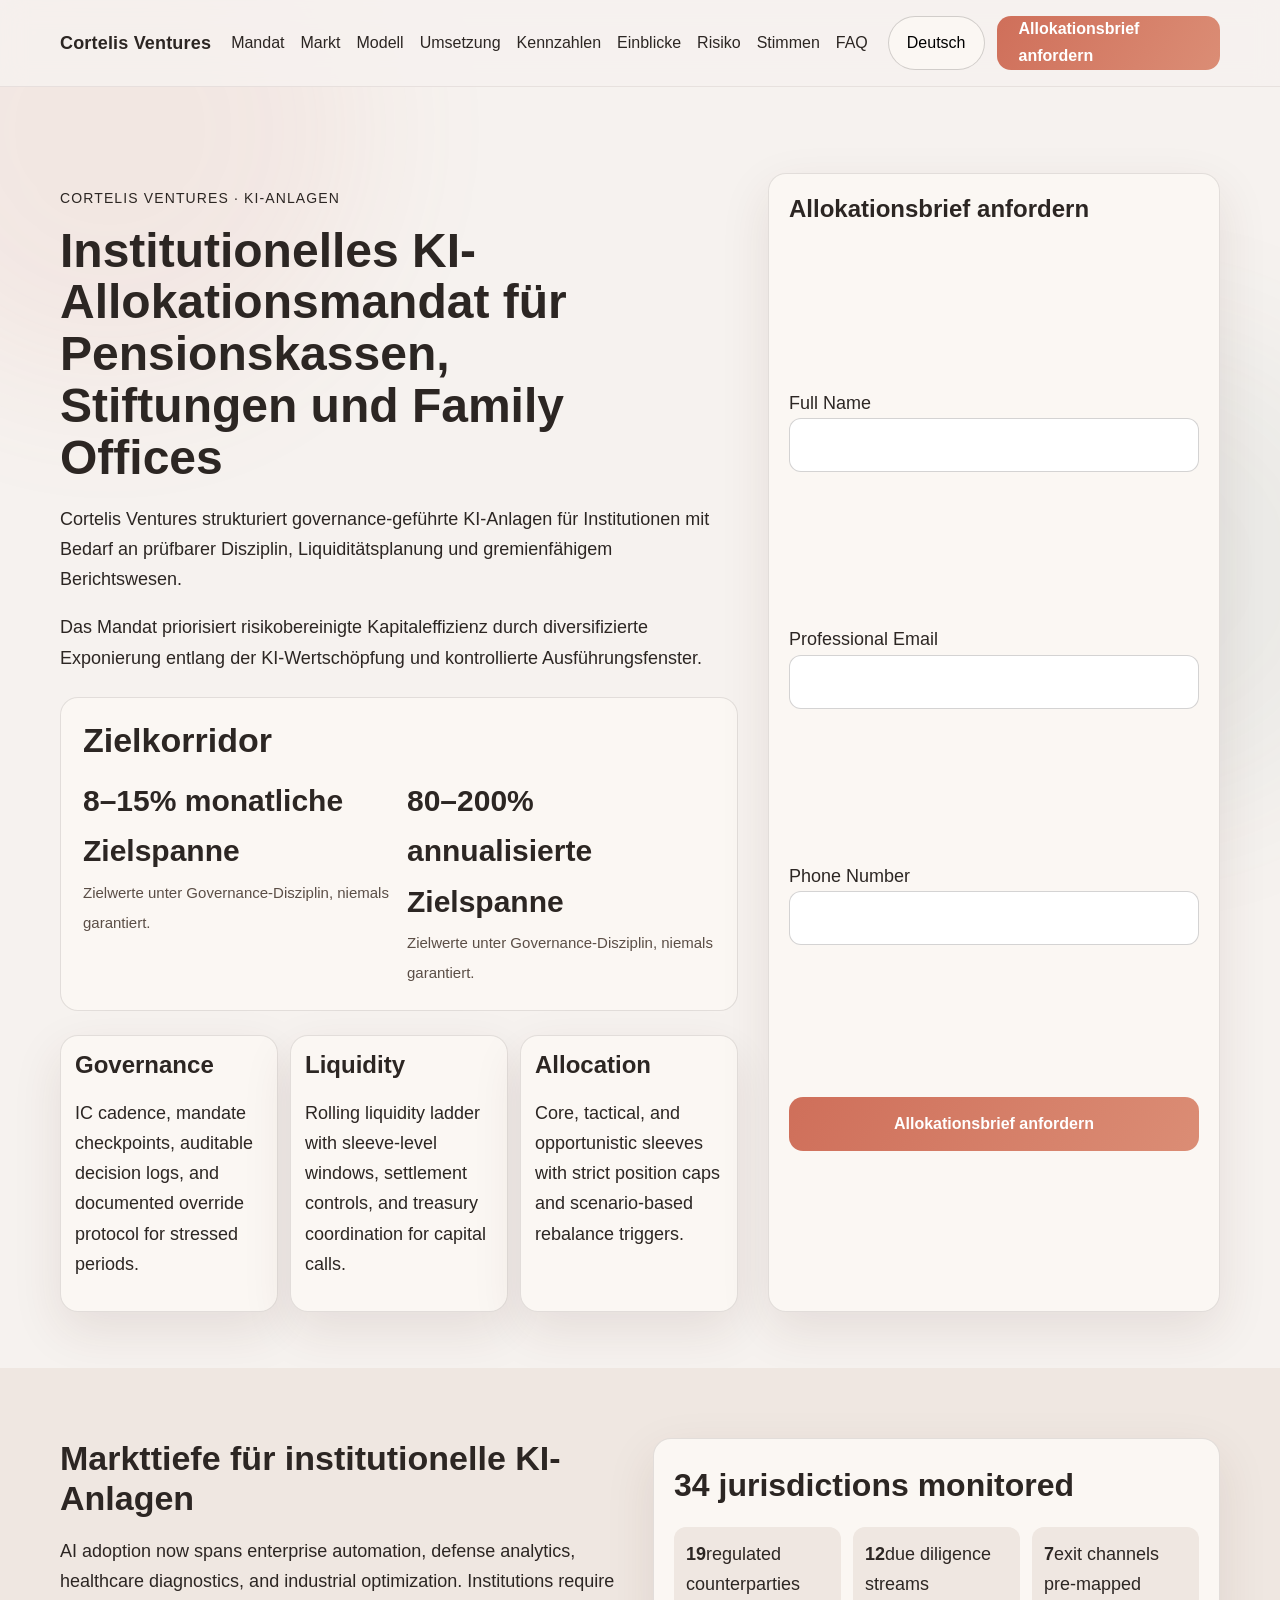
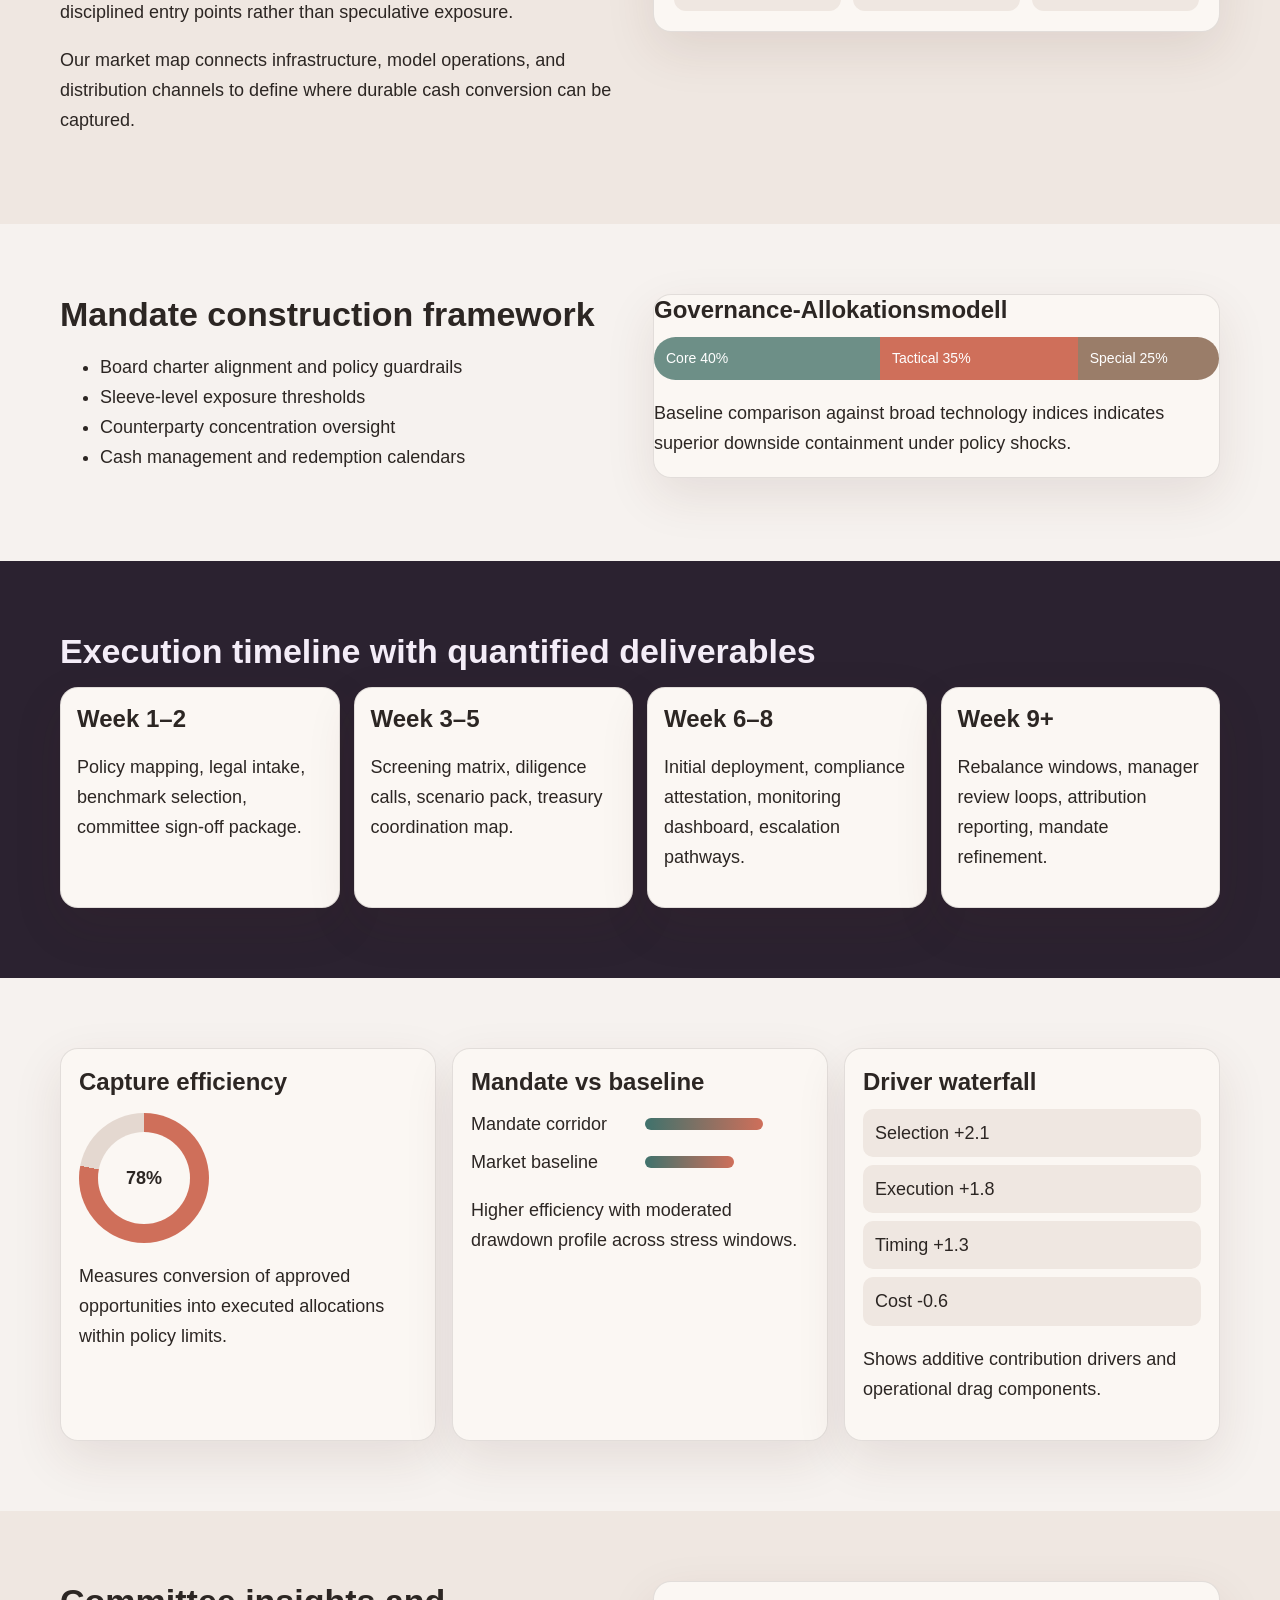
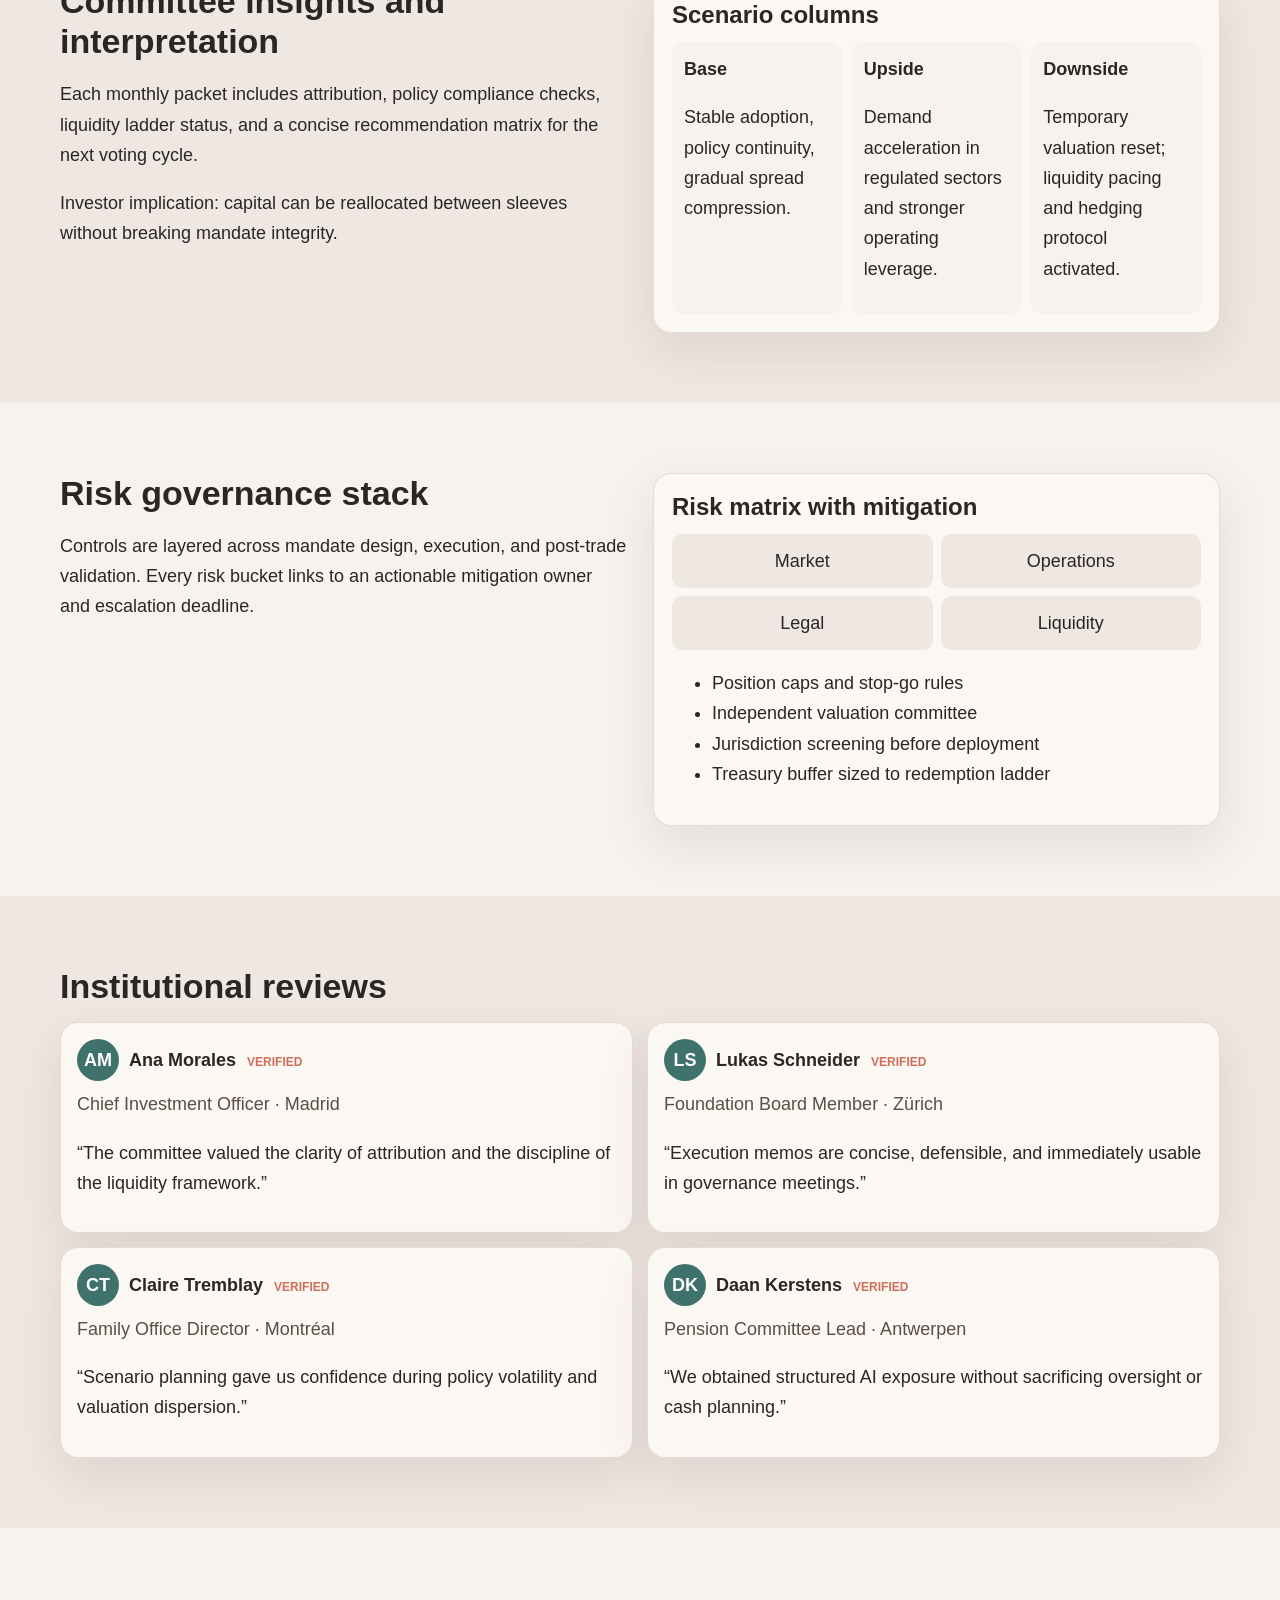
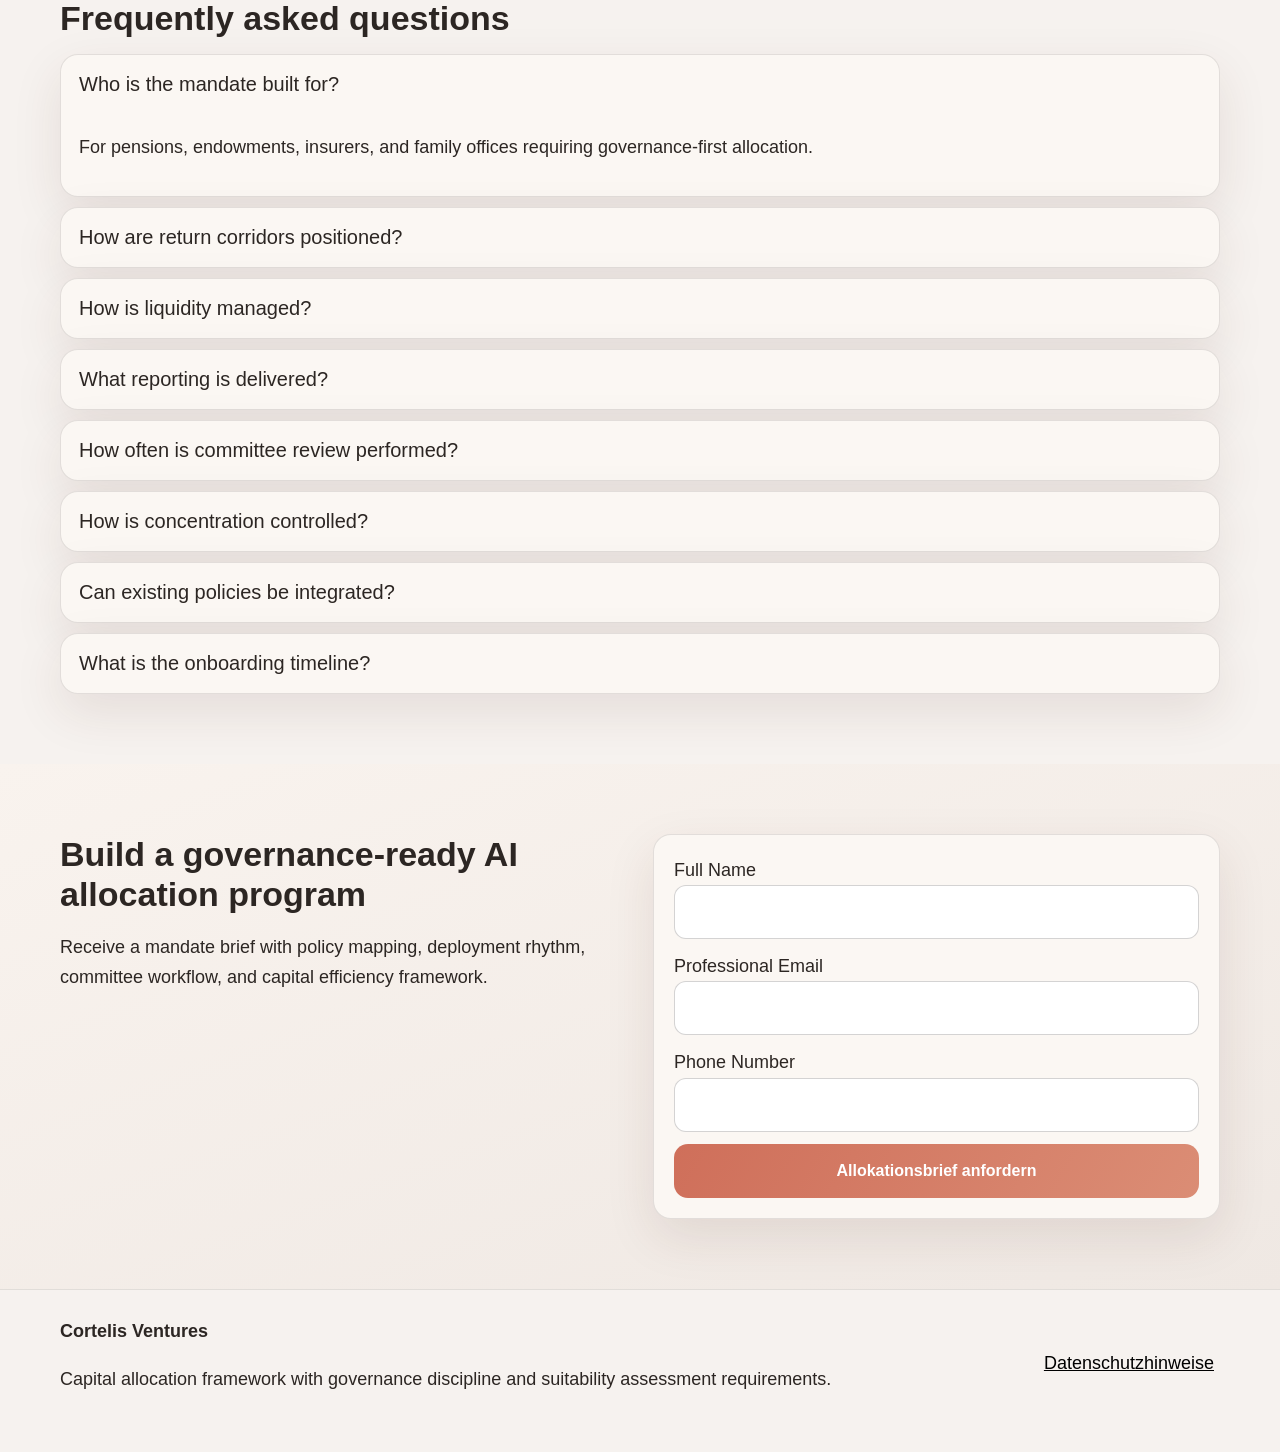
<file: de/index.html>
<!DOCTYPE html>
<html lang="de" data-page-language="Deutsch">
<head>
  <meta charset="UTF-8" />
  <meta name="viewport" content="width=device-width, initial-scale=1.0" />
  <title>Cortelis Ventures | Institutionelles Mandat für KI-Anlagen</title>
  <meta name="description" content="Mehrsprachige Plattform für Pensionskassen, Stiftungen und Family Offices mit governance-geführter KI-Allokation und disziplinierten Zielkorridoren." />
  <meta name="keywords" content="Cortelis Ventures, KI-Anlagen, institutionele allocatie" />
  <link rel="canonical" href="../de/index.html" />
  <link rel="alternate" hreflang="en" href="../index.html" />
  <link rel="alternate" hreflang="de" href="../de/index.html" />
  <link rel="alternate" hreflang="fr" href="../fr/index.html" />
  <link rel="alternate" hreflang="es" href="../es/index.html" />
  <link rel="alternate" hreflang="it" href="../it/index.html" />
  <link rel="alternate" hreflang="tr" href="../tr/index.html" />
  <link rel="alternate" hreflang="pt" href="../pt/index.html" />
  <link rel="alternate" hreflang="ja" href="../jp/index.html" />
  <link rel="alternate" hreflang="sk" href="../sk/index.html" />
  <link rel="alternate" hreflang="nl-BE" href="../be/index.html" />
  <link rel="alternate" hreflang="x-default" href="../index.html" />
  <meta property="og:title" content="Cortelis Ventures | Institutionelles Mandat für KI-Anlagen" />
  <meta property="og:description" content="Mehrsprachige Plattform für Pensionskassen, Stiftungen und Family Offices mit governance-geführter KI-Allokation und disziplinierten Zielkorridoren." />
  <meta property="og:type" content="website" />
  <meta property="og:url" content="../de/index.html" />
  <meta name="twitter:card" content="summary_large_image" />
  <meta name="twitter:title" content="Cortelis Ventures | Institutionelles Mandat für KI-Anlagen" />
  <meta name="twitter:description" content="Mehrsprachige Plattform für Pensionskassen, Stiftungen und Family Offices mit governance-geführter KI-Allokation und disziplinierten Zielkorridoren." />
  <link rel="stylesheet" href="../assets/style.css" />
</head>
<body>
<div class="site-bg-glow glow-a"></div><div class="site-bg-glow glow-b"></div>
<header class="site-header"><div class="container header-inner">
<div class="brand">Cortelis Ventures</div>
<nav class="desktop-nav" aria-label="Primary"><a href="#hero" class="nav-link">Mandat</a><a href="#market" class="nav-link">Markt</a><a href="#model" class="nav-link">Modell</a><a href="#process" class="nav-link">Umsetzung</a><a href="#metrics" class="nav-link">Kennzahlen</a><a href="#insights" class="nav-link">Einblicke</a><a href="#risk" class="nav-link">Risiko</a><a href="#reviews" class="nav-link">Stimmen</a><a href="#faq" class="nav-link">FAQ</a></nav>
<div class="header-right">
<div class="lang-dropdown" data-dropdown>
<button class="lang-active" aria-haspopup="true" aria-expanded="false">Deutsch</button>
<div class="lang-menu" role="menu"><a href="../index.html" class="lang-option"><svg viewBox="0 0 60 40" aria-hidden="true"><rect width="60" height="40" fill="#1f3f8f"/><path d="M0 0l60 40M60 0L0 40" stroke="#f2f2f2" stroke-width="8"/><path d="M0 0l60 40M60 0L0 40" stroke="#c93a3a" stroke-width="4"/><path d="M30 0v40M0 20h60" stroke="#f2f2f2" stroke-width="12"/><path d="M30 0v40M0 20h60" stroke="#c93a3a" stroke-width="7"/></svg><span>English</span></a><a href="../de/index.html" class="lang-option"><svg viewBox="0 0 60 40" aria-hidden="true"><rect width="60" height="13.3" y="0" fill="#1b1b1b"/><rect width="60" height="13.3" y="13.3" fill="#bb2020"/><rect width="60" height="13.4" y="26.6" fill="#f1c54c"/></svg><span>Deutsch</span></a><a href="../fr/index.html" class="lang-option"><svg viewBox="0 0 60 40" aria-hidden="true"><rect width="20" height="40" fill="#2c4ea8"/><rect x="20" width="20" height="40" fill="#ececec"/><rect x="40" width="20" height="40" fill="#d54444"/></svg><span>Français</span></a><a href="../es/index.html" class="lang-option"><svg viewBox="0 0 60 40" aria-hidden="true"><rect width="60" height="10" y="0" fill="#bf2d2d"/><rect width="60" height="20" y="10" fill="#f2cb48"/><rect width="60" height="10" y="30" fill="#bf2d2d"/></svg><span>Español</span></a><a href="../it/index.html" class="lang-option"><svg viewBox="0 0 60 40" aria-hidden="true"><rect width="20" height="40" fill="#2f8a55"/><rect x="20" width="20" height="40" fill="#ececec"/><rect x="40" width="20" height="40" fill="#d54444"/></svg><span>Italiano</span></a><a href="../tr/index.html" class="lang-option"><svg viewBox="0 0 60 40" aria-hidden="true"><rect width="60" height="40" fill="#c92f3f"/><circle cx="27" cy="20" r="9" fill="#fff"/><circle cx="30" cy="20" r="7" fill="#c92f3f"/><polygon points="37,20 44,17 44,23" fill="#fff"/></svg><span>Türkçe</span></a><a href="../pt/index.html" class="lang-option"><svg viewBox="0 0 60 40" aria-hidden="true"><rect width="24" height="40" fill="#2b7f4f"/><rect x="24" width="36" height="40" fill="#c53e3e"/><circle cx="24" cy="20" r="6" fill="#f5d77b"/></svg><span>Português</span></a><a href="../jp/index.html" class="lang-option"><svg viewBox="0 0 60 40" aria-hidden="true"><rect width="60" height="40" fill="#f3f3f3"/><circle cx="30" cy="20" r="10" fill="#c93b49"/></svg><span>日本語</span></a><a href="../sk/index.html" class="lang-option"><svg viewBox="0 0 60 40" aria-hidden="true"><rect width="60" height="13.3" fill="#f4f4f4"/><rect y="13.3" width="60" height="13.3" fill="#2f5ea9"/><rect y="26.6" width="60" height="13.4" fill="#c53e3e"/></svg><span>Slovenčina</span></a><a href="../be/index.html" class="lang-option"><svg viewBox="0 0 60 40" aria-hidden="true"><rect width="60" height="40" fill="#1f1f1f"/><path d="M0 0h60v13.3H0z" fill="#1b1b1b"/><path d="M0 13.3h60v13.3H0z" fill="#f2c74f"/><path d="M0 26.6h60V40H0z" fill="#d54a4a"/></svg><span>Nederlands</span></a></div>
</div>
<a href="#lead-form" class="btn btn-primary">Allokationsbrief anfordern</a>
<button class="burger" aria-label="Menu" data-burger><span></span><span></span><span></span></button>
</div></div></header>
<div class="mobile-drawer" data-drawer><div class="drawer-panel"><button class="drawer-close" data-drawer-close aria-label="Schließen">×</button><nav class="drawer-nav"><a href="#hero" class="nav-link">Mandat</a><a href="#market" class="nav-link">Markt</a><a href="#model" class="nav-link">Modell</a><a href="#process" class="nav-link">Umsetzung</a><a href="#metrics" class="nav-link">Kennzahlen</a><a href="#insights" class="nav-link">Einblicke</a><a href="#risk" class="nav-link">Risiko</a><a href="#reviews" class="nav-link">Stimmen</a><a href="#faq" class="nav-link">FAQ</a><a href="../index.html">English</a><a href="../de/index.html">Deutsch</a><a href="../fr/index.html">Français</a><a href="../es/index.html">Español</a><a href="../it/index.html">Italiano</a><a href="../tr/index.html">Türkçe</a><a href="../pt/index.html">Português</a><a href="../jp/index.html">日本語</a><a href="../sk/index.html">Slovenčina</a><a href="../be/index.html">Nederlands</a></nav><a href="#lead-form" class="btn btn-primary">Allokationsbrief anfordern</a></div></div>
<main>
<section id="hero" class="hero"><div class="container hero-grid">
<div><p class="eyebrow">Cortelis Ventures · KI-Anlagen</p><h1>Institutionelles KI-Allokationsmandat für Pensionskassen, Stiftungen und Family Offices</h1><p>Cortelis Ventures strukturiert governance-geführte KI-Anlagen für Institutionen mit Bedarf an prüfbarer Disziplin, Liquiditätsplanung und gremienfähigem Berichtswesen.</p><p>Das Mandat priorisiert risikobereinigte Kapitaleffizienz durch diversifizierte Exponierung entlang der KI-Wertschöpfung und kontrollierte Ausführungsfenster.</p>
<div class="return-module"><h2>Zielkorridor</h2><div class="return-row"><div><strong>8–15% monatliche Zielspanne</strong><span>Zielwerte unter Governance-Disziplin, niemals garantiert.</span></div><div><strong>80–200% annualisierte Zielspanne</strong><span>Zielwerte unter Governance-Disziplin, niemals garantiert.</span></div></div></div>
<div class="hero-cards"><article><h3>Governance</h3><p>IC cadence, mandate checkpoints, auditable decision logs, and documented override protocol for stressed periods.</p></article><article><h3>Liquidity</h3><p>Rolling liquidity ladder with sleeve-level windows, settlement controls, and treasury coordination for capital calls.</p></article><article><h3>Allocation</h3><p>Core, tactical, and opportunistic sleeves with strict position caps and scenario-based rebalance triggers.</p></article></div>
</div>
<form id="lead-form" class="lead-form"><h3>Allokationsbrief anfordern</h3><label>Full Name<input type="text" required></label><label>Professional Email<input type="email" required></label><label>Phone Number<input type="tel" required></label><button class="btn btn-primary" type="submit">Allokationsbrief anfordern</button></form>
</div></section>
<section id="market" class="section alt"><div class="container split"><div><h2>Markttiefe für institutionelle KI-Anlagen</h2><p>AI adoption now spans enterprise automation, defense analytics, healthcare diagnostics, and industrial optimization. Institutions require disciplined entry points rather than speculative exposure.</p><p>Our market map connects infrastructure, model operations, and distribution channels to define where durable cash conversion can be captured.</p></div><div class="kpi-hierarchy"><div class="kpi-main">34 jurisdictions monitored</div><div class="kpi-subgrid"><div><b>19</b><span>regulated counterparties</span></div><div><b>12</b><span>due diligence streams</span></div><div><b>7</b><span>exit channels pre-mapped</span></div></div></div></div></section>
<section id="model" class="section"><div class="container split reverse"><div class="allocation-bar"><h3>Governance-Allokationsmodell</h3><div class="stack"><span style="width:40%">Core 40%</span><span style="width:35%">Tactical 35%</span><span style="width:25%">Special 25%</span></div><p>Baseline comparison against broad technology indices indicates superior downside containment under policy shocks.</p></div><div><h2>Mandate construction framework</h2><ul><li>Board charter alignment and policy guardrails</li><li>Sleeve-level exposure thresholds</li><li>Counterparty concentration oversight</li><li>Cash management and redemption calendars</li></ul></div></div></section>
<section id="process" class="section dark"><div class="container"><h2>Execution timeline with quantified deliverables</h2><div class="timeline"><article><h3>Week 1–2</h3><p>Policy mapping, legal intake, benchmark selection, committee sign-off package.</p></article><article><h3>Week 3–5</h3><p>Screening matrix, diligence calls, scenario pack, treasury coordination map.</p></article><article><h3>Week 6–8</h3><p>Initial deployment, compliance attestation, monitoring dashboard, escalation pathways.</p></article><article><h3>Week 9+</h3><p>Rebalance windows, manager review loops, attribution reporting, mandate refinement.</p></article></div></div></section>
<section id="metrics" class="section"><div class="container grid-3"><article class="ring-card"><h3>Capture efficiency</h3><div class="ring" style="--pct:78"><span>78%</span></div><p>Measures conversion of approved opportunities into executed allocations within policy limits.</p></article><article class="compare-card"><h3>Mandate vs baseline</h3><div class="bars"><div><span>Mandate corridor</span><i style="width:72%"></i></div><div><span>Market baseline</span><i style="width:54%"></i></div></div><p>Higher efficiency with moderated drawdown profile across stress windows.</p></article><article class="waterfall-card"><h3>Driver waterfall</h3><div class="wf"><span>Selection +2.1</span><span>Execution +1.8</span><span>Timing +1.3</span><span>Cost -0.6</span></div><p>Shows additive contribution drivers and operational drag components.</p></article></div></section>
<section id="insights" class="section alt"><div class="container split"><div><h2>Committee insights and interpretation</h2><p>Each monthly packet includes attribution, policy compliance checks, liquidity ladder status, and a concise recommendation matrix for the next voting cycle.</p><p>Investor implication: capital can be reallocated between sleeves without breaking mandate integrity.</p></div><div class="scenario"><h3>Scenario columns</h3><div class="scenario-grid"><div><b>Base</b><p>Stable adoption, policy continuity, gradual spread compression.</p></div><div><b>Upside</b><p>Demand acceleration in regulated sectors and stronger operating leverage.</p></div><div><b>Downside</b><p>Temporary valuation reset; liquidity pacing and hedging protocol activated.</p></div></div></div></div></section>
<section id="risk" class="section"><div class="container split reverse"><div class="risk-matrix"><h3>Risk matrix with mitigation</h3><div class="matrix"><span>Market</span><span>Operations</span><span>Legal</span><span>Liquidity</span></div><ul><li>Position caps and stop-go rules</li><li>Independent valuation committee</li><li>Jurisdiction screening before deployment</li><li>Treasury buffer sized to redemption ladder</li></ul></div><div><h2>Risk governance stack</h2><p>Controls are layered across mandate design, execution, and post-trade validation. Every risk bucket links to an actionable mitigation owner and escalation deadline.</p></div></div></section>
<section id="reviews" class="section alt"><div class="container"><h2>Institutional reviews</h2><div class="reviews-grid"><article><div class="review-head"><div class="initials">AM</div><strong>Ana Morales <span>VERIFIED</span></strong></div><p class="title">Chief Investment Officer · Madrid</p><p>“The committee valued the clarity of attribution and the discipline of the liquidity framework.”</p></article><article><div class="review-head"><div class="initials">LS</div><strong>Lukas Schneider <span>VERIFIED</span></strong></div><p class="title">Foundation Board Member · Zürich</p><p>“Execution memos are concise, defensible, and immediately usable in governance meetings.”</p></article><article><div class="review-head"><div class="initials">CT</div><strong>Claire Tremblay <span>VERIFIED</span></strong></div><p class="title">Family Office Director · Montréal</p><p>“Scenario planning gave us confidence during policy volatility and valuation dispersion.”</p></article><article><div class="review-head"><div class="initials">DK</div><strong>Daan Kerstens <span>VERIFIED</span></strong></div><p class="title">Pension Committee Lead · Antwerpen</p><p>“We obtained structured AI exposure without sacrificing oversight or cash planning.”</p></article></div></div></section>
<section id="faq" class="section"><div class="container"><h2>Frequently asked questions</h2><div class="faq-list"><article class="faq-item"><button aria-expanded="true">Who is the mandate built for?</button><div class="faq-content" ><p>For pensions, endowments, insurers, and family offices requiring governance-first allocation.</p></div></article><article class="faq-item"><button aria-expanded="false">How are return corridors positioned?</button><div class="faq-content" hidden><p>As disciplined objectives tied to allocation sleeves, never as unconditional promises.</p></div></article><article class="faq-item"><button aria-expanded="false">How is liquidity managed?</button><div class="faq-content" hidden><p>Through a rolling ladder that aligns expected exits, treasury needs, and stress scenarios.</p></div></article><article class="faq-item"><button aria-expanded="false">What reporting is delivered?</button><div class="faq-content" hidden><p>Board-ready packs with attribution, compliance checks, and forward recommendations.</p></div></article><article class="faq-item"><button aria-expanded="false">How often is committee review performed?</button><div class="faq-content" hidden><p>Formal monthly voting cadence plus event-driven extraordinary sessions.</p></div></article><article class="faq-item"><button aria-expanded="false">How is concentration controlled?</button><div class="faq-content" hidden><p>Issuer, sector, and strategy caps with automatic escalation on threshold breaches.</p></div></article><article class="faq-item"><button aria-expanded="false">Can existing policies be integrated?</button><div class="faq-content" hidden><p>Yes, mandates are mapped to current investment policy statements before deployment.</p></div></article><article class="faq-item"><button aria-expanded="false">What is the onboarding timeline?</button><div class="faq-content" hidden><p>Most institutions complete onboarding and first allocation cycle within eight weeks.</p></div></article></div></div></section>
<section class="section final-cta"><div class="container split"><div><h2>Build a governance-ready AI allocation program</h2><p>Receive a mandate brief with policy mapping, deployment rhythm, committee workflow, and capital efficiency framework.</p></div><form class="lead-form"><label>Full Name<input type="text" required></label><label>Professional Email<input type="email" required></label><label>Phone Number<input type="tel" required></label><button class="btn btn-primary" type="submit">Allokationsbrief anfordern</button></form></div></section>
</main>
<footer class="site-footer"><div class="container footer-inner"><div><strong>Cortelis Ventures</strong><p>Capital allocation framework with governance discipline and suitability assessment requirements.</p></div><button class="privacy-link" data-open-privacy>Datenschutzhinweise</button></div></footer>
<div class="modal" data-privacy-modal aria-hidden="true"><div class="modal-card" role="dialog" aria-modal="true"><button class="modal-x" data-close-privacy aria-label="Schließen">×</button><h2>Datenschutzhinweise</h2><div class="modal-body"><h3>Introduction</h3><p>Cortelis Ventures processes professional contact data only for mandate communication and suitability screening.</p><h3>Data collection</h3><p>We collect name, institutional email, phone number, and interaction timestamps submitted through forms.</p><h3>Legal basis</h3><p>Processing relies on legitimate interest and pre-contractual institutional communication duties.</p><h3>Cookies</h3><p>Only functional storage for interface continuity and accessibility preferences is used.</p><h3>Retention</h3><p>Lead data is retained for a defined review cycle and removed when no institutional relevance remains.</p><h3>Third-party sharing</h3><p>Data is shared only with audited service providers under contractual confidentiality obligations.</p><h3>Security</h3><p>Encryption in transit, controlled access, and periodic control testing protect submitted data.</p><h3>User rights</h3><p>Users may request access, correction, restriction, portability, and erasure where applicable.</p><h3>International transfers</h3><p>Cross-border transfers rely on approved safeguards and documented transfer assessments.</p><h3>Industry risk disclosure</h3><p>AI-related allocations can face valuation, regulatory, and liquidity variability; governance discipline remains essential.</p><h3>Contact</h3><p>Contact: compliance@cortelisventures.com</p></div><div class="modal-footer"><button class="btn btn-secondary" data-close-privacy>Schließen</button></div></div></div>
<script src="../assets/app.js" defer></script>
<script type="application/ld+json">{"@context":"https://schema.org","@type":"Organization","name":"Cortelis Ventures","url":"../de/index.html"}</script>
<script type="application/ld+json">{"@context":"https://schema.org","@type":"WebSite","name":"Cortelis Ventures","url":"../de/index.html"}</script>
<script type="application/ld+json">{"@context":"https://schema.org","@type":"FAQPage","mainEntity":[{"@type":"Question","name":"Who is the mandate built for?","acceptedAnswer":{"@type":"Answer","text":"For pensions, endowments, insurers, and family offices."}}]}</script>
<script type="application/ld+json">{"@context":"https://schema.org","@type":"Review","itemReviewed":{"@type":"Organization","name":"Cortelis Ventures"},"author":{"@type":"Person","name":"Ana Morales"},"reviewBody":"Structured governance and transparent reporting."}</script>
</body></html>
</file>
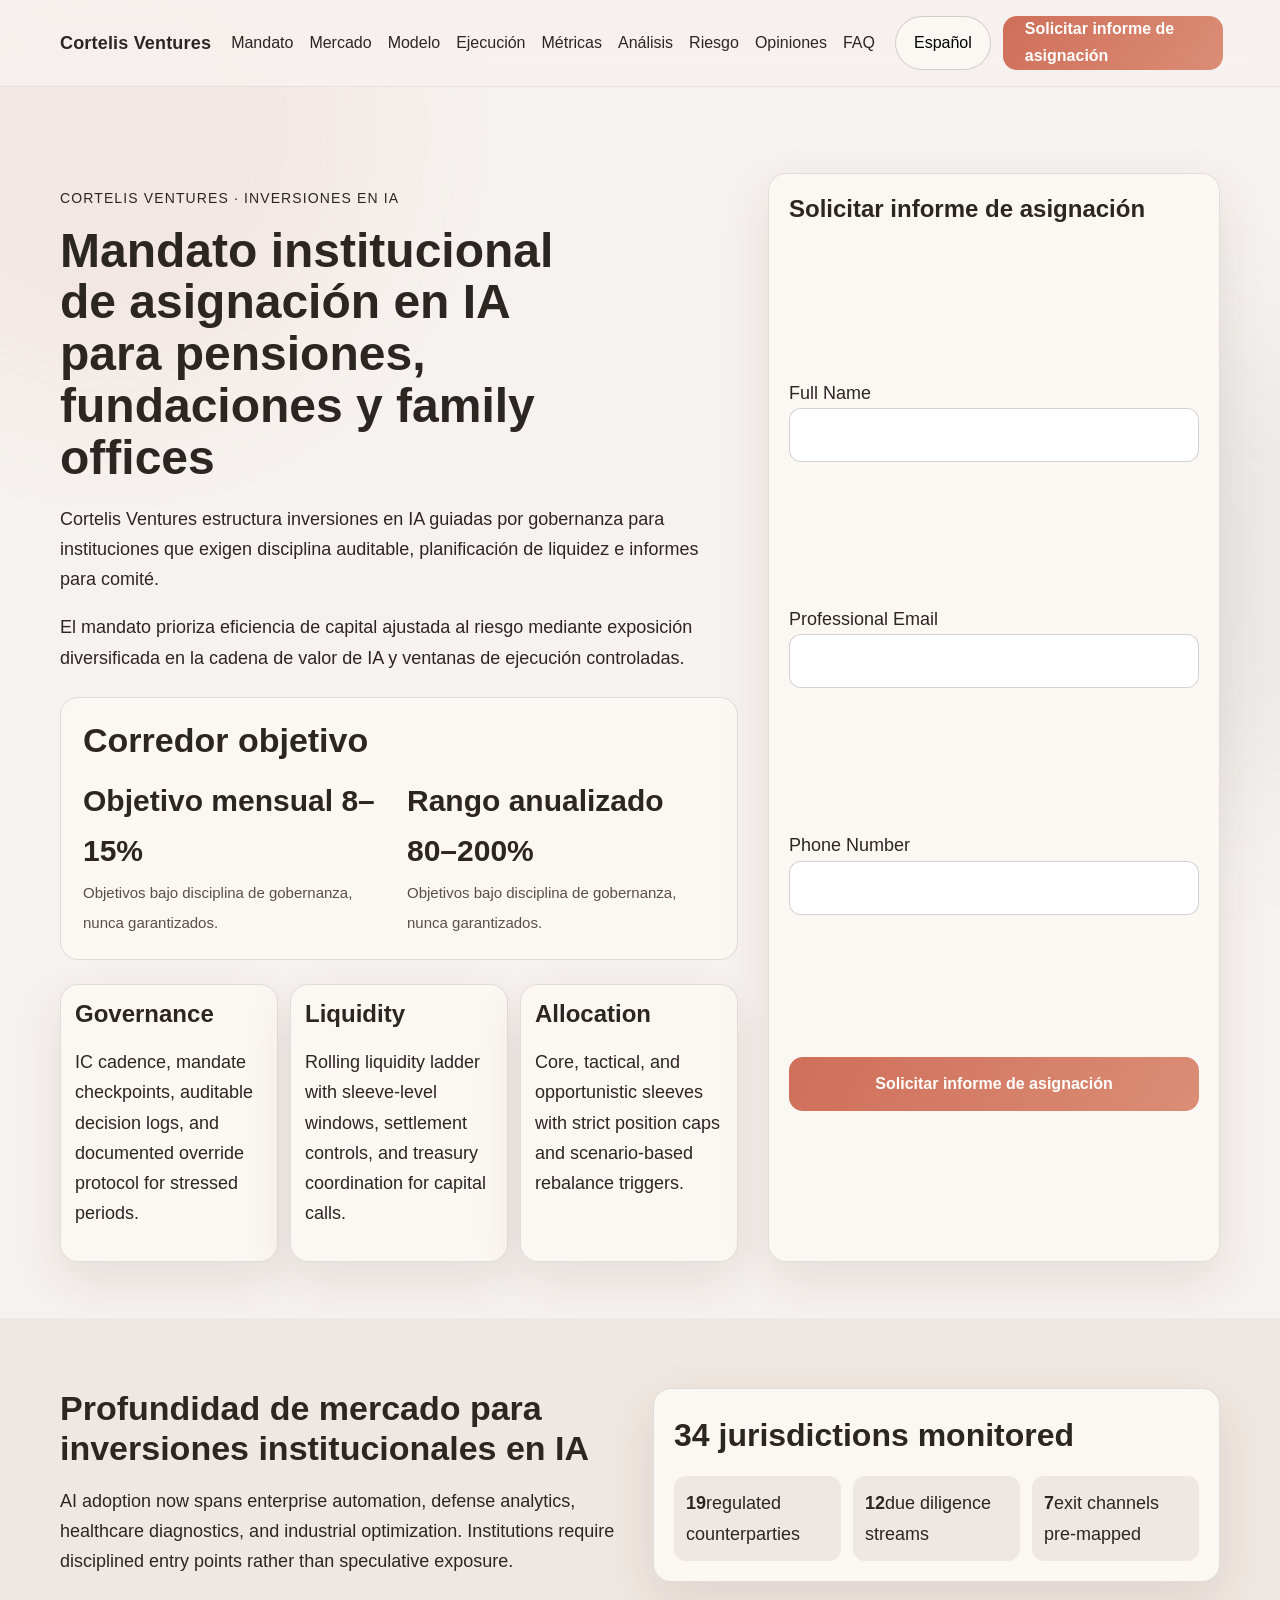
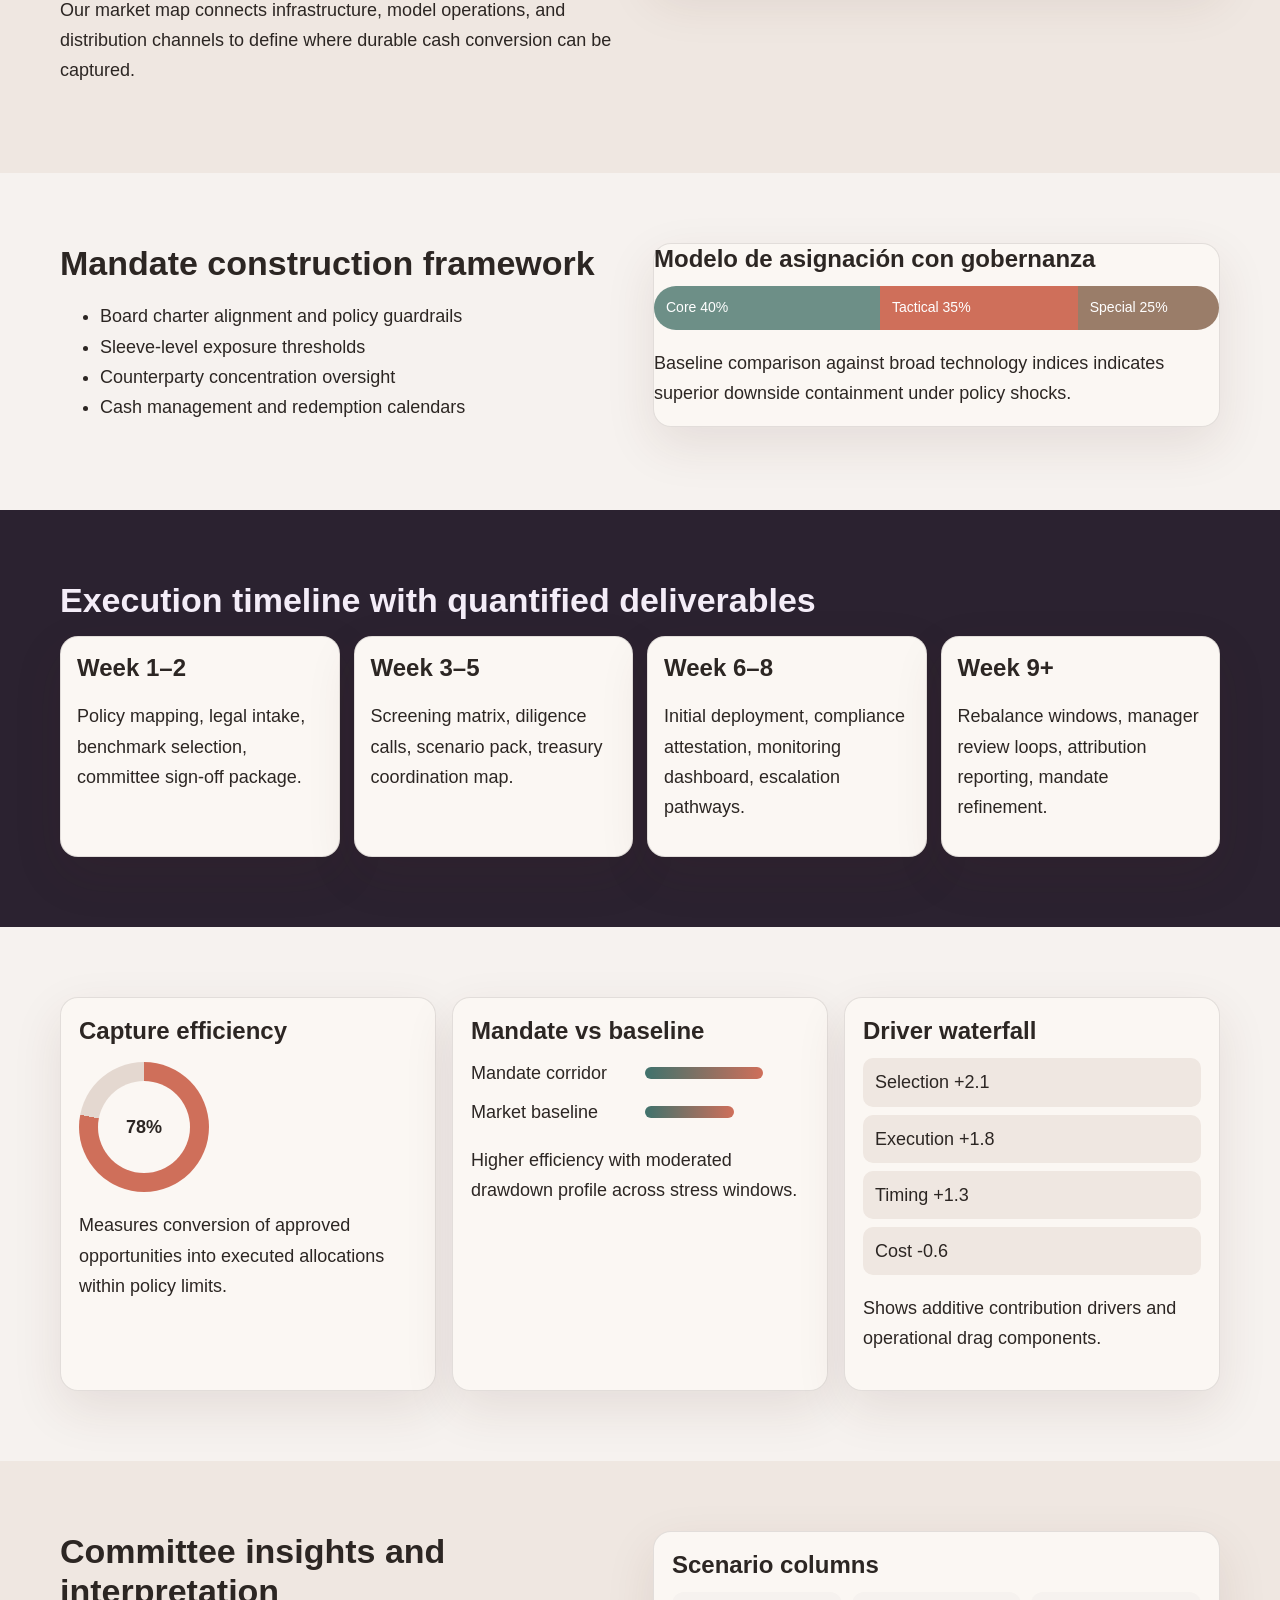
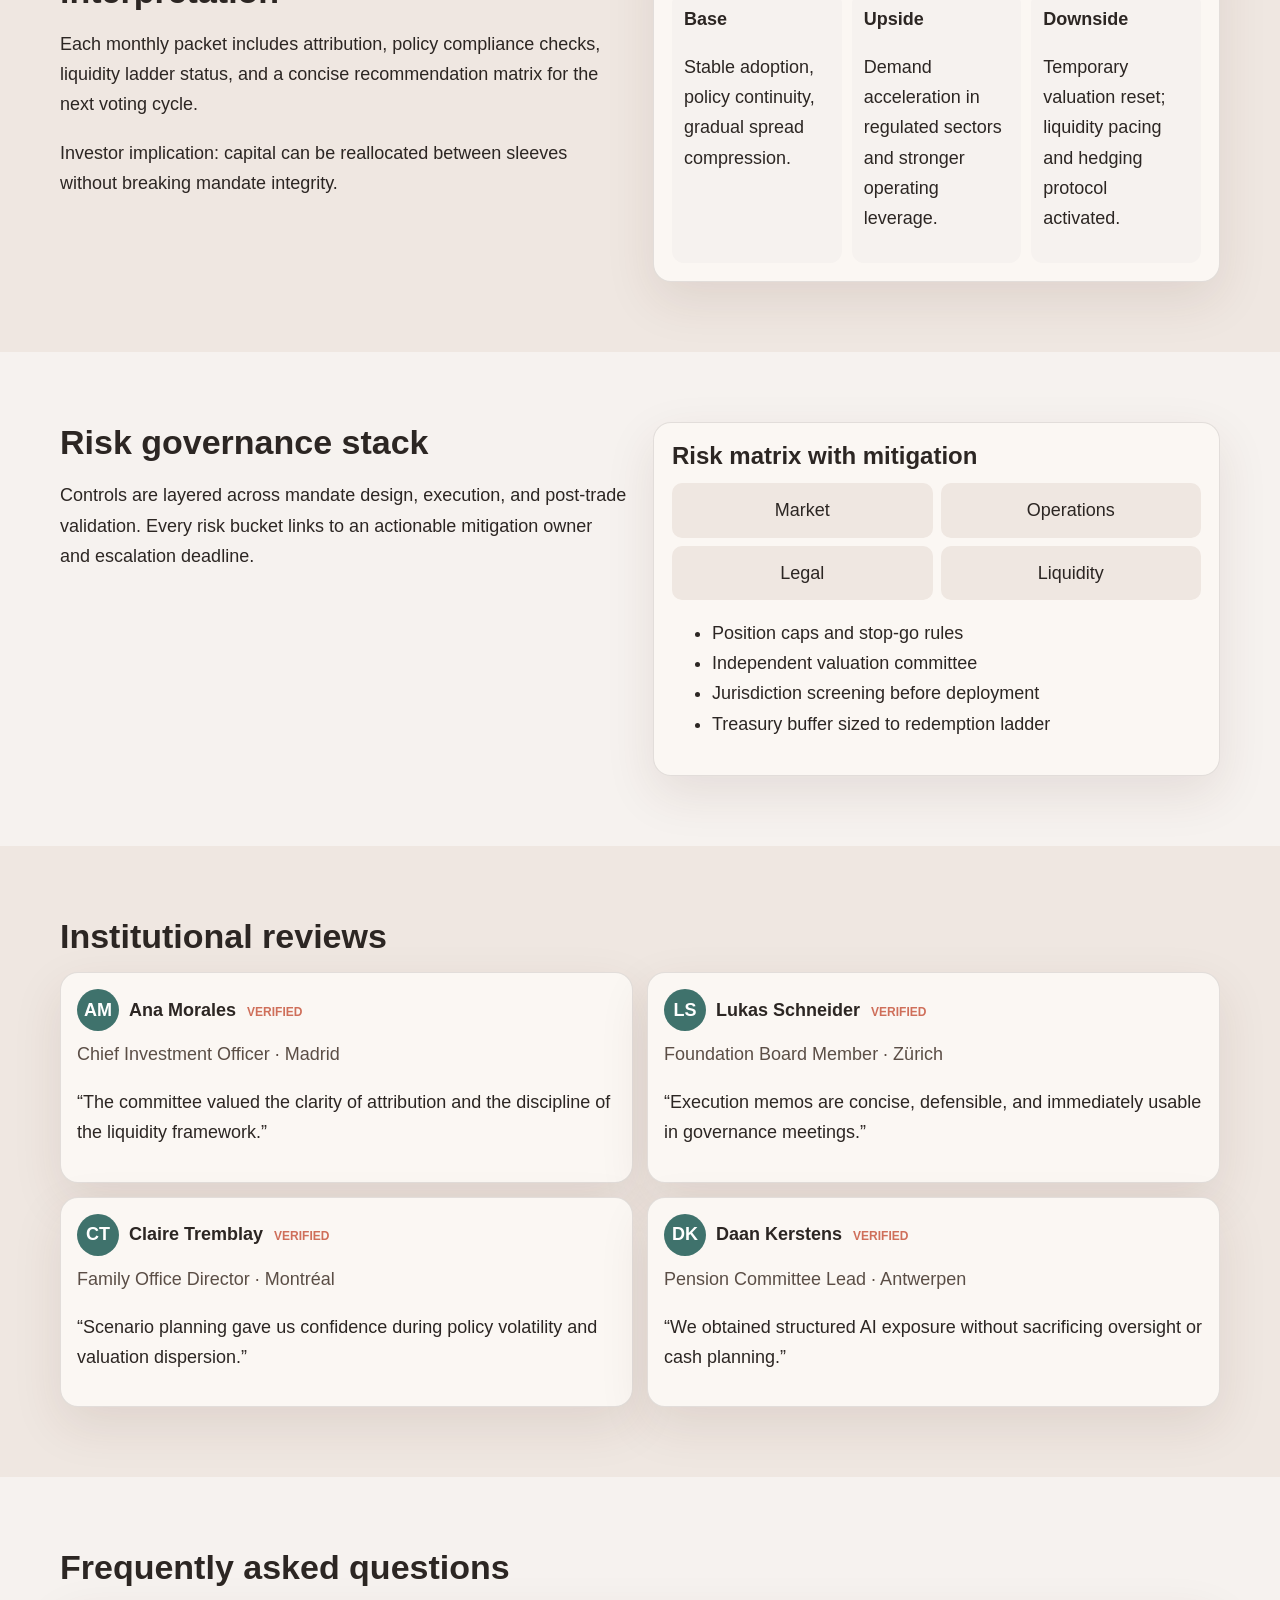
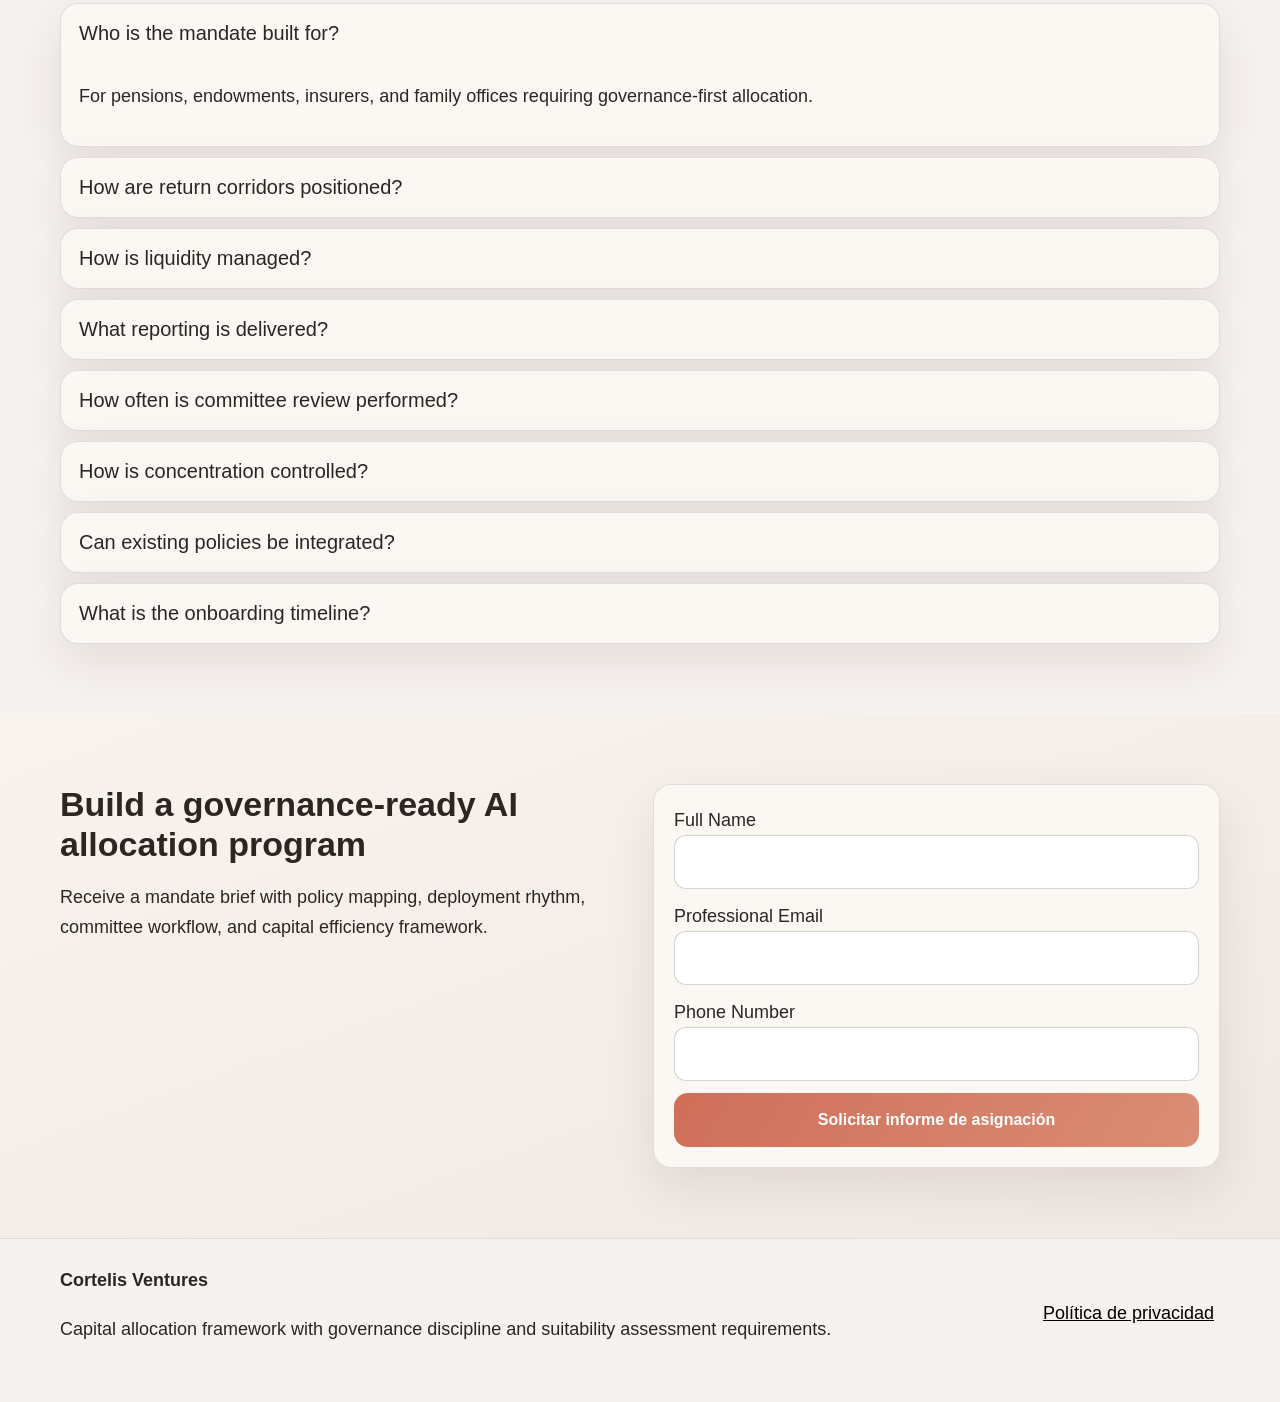
<file: es/index.html>
<!DOCTYPE html>
<html lang="es" data-page-language="Español">
<head>
  <meta charset="UTF-8" />
  <meta name="viewport" content="width=device-width, initial-scale=1.0" />
  <title>Cortelis Ventures | Mandato institucional para inversiones en IA</title>
  <meta name="description" content="Sitio premium para pensiones, fundaciones y family offices con asignación en IA guiada por gobernanza y corredores objetivo disciplinados." />
  <meta name="keywords" content="Cortelis Ventures, inversiones en IA, institutionele allocatie" />
  <link rel="canonical" href="../es/index.html" />
  <link rel="alternate" hreflang="en" href="../index.html" />
  <link rel="alternate" hreflang="de" href="../de/index.html" />
  <link rel="alternate" hreflang="fr" href="../fr/index.html" />
  <link rel="alternate" hreflang="es" href="../es/index.html" />
  <link rel="alternate" hreflang="it" href="../it/index.html" />
  <link rel="alternate" hreflang="tr" href="../tr/index.html" />
  <link rel="alternate" hreflang="pt" href="../pt/index.html" />
  <link rel="alternate" hreflang="ja" href="../jp/index.html" />
  <link rel="alternate" hreflang="sk" href="../sk/index.html" />
  <link rel="alternate" hreflang="nl-BE" href="../be/index.html" />
  <link rel="alternate" hreflang="x-default" href="../index.html" />
  <meta property="og:title" content="Cortelis Ventures | Mandato institucional para inversiones en IA" />
  <meta property="og:description" content="Sitio premium para pensiones, fundaciones y family offices con asignación en IA guiada por gobernanza y corredores objetivo disciplinados." />
  <meta property="og:type" content="website" />
  <meta property="og:url" content="../es/index.html" />
  <meta name="twitter:card" content="summary_large_image" />
  <meta name="twitter:title" content="Cortelis Ventures | Mandato institucional para inversiones en IA" />
  <meta name="twitter:description" content="Sitio premium para pensiones, fundaciones y family offices con asignación en IA guiada por gobernanza y corredores objetivo disciplinados." />
  <link rel="stylesheet" href="../assets/style.css" />
</head>
<body>
<div class="site-bg-glow glow-a"></div><div class="site-bg-glow glow-b"></div>
<header class="site-header"><div class="container header-inner">
<div class="brand">Cortelis Ventures</div>
<nav class="desktop-nav" aria-label="Primary"><a href="#hero" class="nav-link">Mandato</a><a href="#market" class="nav-link">Mercado</a><a href="#model" class="nav-link">Modelo</a><a href="#process" class="nav-link">Ejecución</a><a href="#metrics" class="nav-link">Métricas</a><a href="#insights" class="nav-link">Análisis</a><a href="#risk" class="nav-link">Riesgo</a><a href="#reviews" class="nav-link">Opiniones</a><a href="#faq" class="nav-link">FAQ</a></nav>
<div class="header-right">
<div class="lang-dropdown" data-dropdown>
<button class="lang-active" aria-haspopup="true" aria-expanded="false">Español</button>
<div class="lang-menu" role="menu"><a href="../index.html" class="lang-option"><svg viewBox="0 0 60 40" aria-hidden="true"><rect width="60" height="40" fill="#1f3f8f"/><path d="M0 0l60 40M60 0L0 40" stroke="#f2f2f2" stroke-width="8"/><path d="M0 0l60 40M60 0L0 40" stroke="#c93a3a" stroke-width="4"/><path d="M30 0v40M0 20h60" stroke="#f2f2f2" stroke-width="12"/><path d="M30 0v40M0 20h60" stroke="#c93a3a" stroke-width="7"/></svg><span>English</span></a><a href="../de/index.html" class="lang-option"><svg viewBox="0 0 60 40" aria-hidden="true"><rect width="60" height="13.3" y="0" fill="#1b1b1b"/><rect width="60" height="13.3" y="13.3" fill="#bb2020"/><rect width="60" height="13.4" y="26.6" fill="#f1c54c"/></svg><span>Deutsch</span></a><a href="../fr/index.html" class="lang-option"><svg viewBox="0 0 60 40" aria-hidden="true"><rect width="20" height="40" fill="#2c4ea8"/><rect x="20" width="20" height="40" fill="#ececec"/><rect x="40" width="20" height="40" fill="#d54444"/></svg><span>Français</span></a><a href="../es/index.html" class="lang-option"><svg viewBox="0 0 60 40" aria-hidden="true"><rect width="60" height="10" y="0" fill="#bf2d2d"/><rect width="60" height="20" y="10" fill="#f2cb48"/><rect width="60" height="10" y="30" fill="#bf2d2d"/></svg><span>Español</span></a><a href="../it/index.html" class="lang-option"><svg viewBox="0 0 60 40" aria-hidden="true"><rect width="20" height="40" fill="#2f8a55"/><rect x="20" width="20" height="40" fill="#ececec"/><rect x="40" width="20" height="40" fill="#d54444"/></svg><span>Italiano</span></a><a href="../tr/index.html" class="lang-option"><svg viewBox="0 0 60 40" aria-hidden="true"><rect width="60" height="40" fill="#c92f3f"/><circle cx="27" cy="20" r="9" fill="#fff"/><circle cx="30" cy="20" r="7" fill="#c92f3f"/><polygon points="37,20 44,17 44,23" fill="#fff"/></svg><span>Türkçe</span></a><a href="../pt/index.html" class="lang-option"><svg viewBox="0 0 60 40" aria-hidden="true"><rect width="24" height="40" fill="#2b7f4f"/><rect x="24" width="36" height="40" fill="#c53e3e"/><circle cx="24" cy="20" r="6" fill="#f5d77b"/></svg><span>Português</span></a><a href="../jp/index.html" class="lang-option"><svg viewBox="0 0 60 40" aria-hidden="true"><rect width="60" height="40" fill="#f3f3f3"/><circle cx="30" cy="20" r="10" fill="#c93b49"/></svg><span>日本語</span></a><a href="../sk/index.html" class="lang-option"><svg viewBox="0 0 60 40" aria-hidden="true"><rect width="60" height="13.3" fill="#f4f4f4"/><rect y="13.3" width="60" height="13.3" fill="#2f5ea9"/><rect y="26.6" width="60" height="13.4" fill="#c53e3e"/></svg><span>Slovenčina</span></a><a href="../be/index.html" class="lang-option"><svg viewBox="0 0 60 40" aria-hidden="true"><rect width="60" height="40" fill="#1f1f1f"/><path d="M0 0h60v13.3H0z" fill="#1b1b1b"/><path d="M0 13.3h60v13.3H0z" fill="#f2c74f"/><path d="M0 26.6h60V40H0z" fill="#d54a4a"/></svg><span>Nederlands</span></a></div>
</div>
<a href="#lead-form" class="btn btn-primary">Solicitar informe de asignación</a>
<button class="burger" aria-label="Menu" data-burger><span></span><span></span><span></span></button>
</div></div></header>
<div class="mobile-drawer" data-drawer><div class="drawer-panel"><button class="drawer-close" data-drawer-close aria-label="Cerrar">×</button><nav class="drawer-nav"><a href="#hero" class="nav-link">Mandato</a><a href="#market" class="nav-link">Mercado</a><a href="#model" class="nav-link">Modelo</a><a href="#process" class="nav-link">Ejecución</a><a href="#metrics" class="nav-link">Métricas</a><a href="#insights" class="nav-link">Análisis</a><a href="#risk" class="nav-link">Riesgo</a><a href="#reviews" class="nav-link">Opiniones</a><a href="#faq" class="nav-link">FAQ</a><a href="../index.html">English</a><a href="../de/index.html">Deutsch</a><a href="../fr/index.html">Français</a><a href="../es/index.html">Español</a><a href="../it/index.html">Italiano</a><a href="../tr/index.html">Türkçe</a><a href="../pt/index.html">Português</a><a href="../jp/index.html">日本語</a><a href="../sk/index.html">Slovenčina</a><a href="../be/index.html">Nederlands</a></nav><a href="#lead-form" class="btn btn-primary">Solicitar informe de asignación</a></div></div>
<main>
<section id="hero" class="hero"><div class="container hero-grid">
<div><p class="eyebrow">Cortelis Ventures · inversiones en IA</p><h1>Mandato institucional de asignación en IA para pensiones, fundaciones y family offices</h1><p>Cortelis Ventures estructura inversiones en IA guiadas por gobernanza para instituciones que exigen disciplina auditable, planificación de liquidez e informes para comité.</p><p>El mandato prioriza eficiencia de capital ajustada al riesgo mediante exposición diversificada en la cadena de valor de IA y ventanas de ejecución controladas.</p>
<div class="return-module"><h2>Corredor objetivo</h2><div class="return-row"><div><strong>Objetivo mensual 8–15%</strong><span>Objetivos bajo disciplina de gobernanza, nunca garantizados.</span></div><div><strong>Rango anualizado 80–200%</strong><span>Objetivos bajo disciplina de gobernanza, nunca garantizados.</span></div></div></div>
<div class="hero-cards"><article><h3>Governance</h3><p>IC cadence, mandate checkpoints, auditable decision logs, and documented override protocol for stressed periods.</p></article><article><h3>Liquidity</h3><p>Rolling liquidity ladder with sleeve-level windows, settlement controls, and treasury coordination for capital calls.</p></article><article><h3>Allocation</h3><p>Core, tactical, and opportunistic sleeves with strict position caps and scenario-based rebalance triggers.</p></article></div>
</div>
<form id="lead-form" class="lead-form"><h3>Solicitar informe de asignación</h3><label>Full Name<input type="text" required></label><label>Professional Email<input type="email" required></label><label>Phone Number<input type="tel" required></label><button class="btn btn-primary" type="submit">Solicitar informe de asignación</button></form>
</div></section>
<section id="market" class="section alt"><div class="container split"><div><h2>Profundidad de mercado para inversiones institucionales en IA</h2><p>AI adoption now spans enterprise automation, defense analytics, healthcare diagnostics, and industrial optimization. Institutions require disciplined entry points rather than speculative exposure.</p><p>Our market map connects infrastructure, model operations, and distribution channels to define where durable cash conversion can be captured.</p></div><div class="kpi-hierarchy"><div class="kpi-main">34 jurisdictions monitored</div><div class="kpi-subgrid"><div><b>19</b><span>regulated counterparties</span></div><div><b>12</b><span>due diligence streams</span></div><div><b>7</b><span>exit channels pre-mapped</span></div></div></div></div></section>
<section id="model" class="section"><div class="container split reverse"><div class="allocation-bar"><h3>Modelo de asignación con gobernanza</h3><div class="stack"><span style="width:40%">Core 40%</span><span style="width:35%">Tactical 35%</span><span style="width:25%">Special 25%</span></div><p>Baseline comparison against broad technology indices indicates superior downside containment under policy shocks.</p></div><div><h2>Mandate construction framework</h2><ul><li>Board charter alignment and policy guardrails</li><li>Sleeve-level exposure thresholds</li><li>Counterparty concentration oversight</li><li>Cash management and redemption calendars</li></ul></div></div></section>
<section id="process" class="section dark"><div class="container"><h2>Execution timeline with quantified deliverables</h2><div class="timeline"><article><h3>Week 1–2</h3><p>Policy mapping, legal intake, benchmark selection, committee sign-off package.</p></article><article><h3>Week 3–5</h3><p>Screening matrix, diligence calls, scenario pack, treasury coordination map.</p></article><article><h3>Week 6–8</h3><p>Initial deployment, compliance attestation, monitoring dashboard, escalation pathways.</p></article><article><h3>Week 9+</h3><p>Rebalance windows, manager review loops, attribution reporting, mandate refinement.</p></article></div></div></section>
<section id="metrics" class="section"><div class="container grid-3"><article class="ring-card"><h3>Capture efficiency</h3><div class="ring" style="--pct:78"><span>78%</span></div><p>Measures conversion of approved opportunities into executed allocations within policy limits.</p></article><article class="compare-card"><h3>Mandate vs baseline</h3><div class="bars"><div><span>Mandate corridor</span><i style="width:72%"></i></div><div><span>Market baseline</span><i style="width:54%"></i></div></div><p>Higher efficiency with moderated drawdown profile across stress windows.</p></article><article class="waterfall-card"><h3>Driver waterfall</h3><div class="wf"><span>Selection +2.1</span><span>Execution +1.8</span><span>Timing +1.3</span><span>Cost -0.6</span></div><p>Shows additive contribution drivers and operational drag components.</p></article></div></section>
<section id="insights" class="section alt"><div class="container split"><div><h2>Committee insights and interpretation</h2><p>Each monthly packet includes attribution, policy compliance checks, liquidity ladder status, and a concise recommendation matrix for the next voting cycle.</p><p>Investor implication: capital can be reallocated between sleeves without breaking mandate integrity.</p></div><div class="scenario"><h3>Scenario columns</h3><div class="scenario-grid"><div><b>Base</b><p>Stable adoption, policy continuity, gradual spread compression.</p></div><div><b>Upside</b><p>Demand acceleration in regulated sectors and stronger operating leverage.</p></div><div><b>Downside</b><p>Temporary valuation reset; liquidity pacing and hedging protocol activated.</p></div></div></div></div></section>
<section id="risk" class="section"><div class="container split reverse"><div class="risk-matrix"><h3>Risk matrix with mitigation</h3><div class="matrix"><span>Market</span><span>Operations</span><span>Legal</span><span>Liquidity</span></div><ul><li>Position caps and stop-go rules</li><li>Independent valuation committee</li><li>Jurisdiction screening before deployment</li><li>Treasury buffer sized to redemption ladder</li></ul></div><div><h2>Risk governance stack</h2><p>Controls are layered across mandate design, execution, and post-trade validation. Every risk bucket links to an actionable mitigation owner and escalation deadline.</p></div></div></section>
<section id="reviews" class="section alt"><div class="container"><h2>Institutional reviews</h2><div class="reviews-grid"><article><div class="review-head"><div class="initials">AM</div><strong>Ana Morales <span>VERIFIED</span></strong></div><p class="title">Chief Investment Officer · Madrid</p><p>“The committee valued the clarity of attribution and the discipline of the liquidity framework.”</p></article><article><div class="review-head"><div class="initials">LS</div><strong>Lukas Schneider <span>VERIFIED</span></strong></div><p class="title">Foundation Board Member · Zürich</p><p>“Execution memos are concise, defensible, and immediately usable in governance meetings.”</p></article><article><div class="review-head"><div class="initials">CT</div><strong>Claire Tremblay <span>VERIFIED</span></strong></div><p class="title">Family Office Director · Montréal</p><p>“Scenario planning gave us confidence during policy volatility and valuation dispersion.”</p></article><article><div class="review-head"><div class="initials">DK</div><strong>Daan Kerstens <span>VERIFIED</span></strong></div><p class="title">Pension Committee Lead · Antwerpen</p><p>“We obtained structured AI exposure without sacrificing oversight or cash planning.”</p></article></div></div></section>
<section id="faq" class="section"><div class="container"><h2>Frequently asked questions</h2><div class="faq-list"><article class="faq-item"><button aria-expanded="true">Who is the mandate built for?</button><div class="faq-content" ><p>For pensions, endowments, insurers, and family offices requiring governance-first allocation.</p></div></article><article class="faq-item"><button aria-expanded="false">How are return corridors positioned?</button><div class="faq-content" hidden><p>As disciplined objectives tied to allocation sleeves, never as unconditional promises.</p></div></article><article class="faq-item"><button aria-expanded="false">How is liquidity managed?</button><div class="faq-content" hidden><p>Through a rolling ladder that aligns expected exits, treasury needs, and stress scenarios.</p></div></article><article class="faq-item"><button aria-expanded="false">What reporting is delivered?</button><div class="faq-content" hidden><p>Board-ready packs with attribution, compliance checks, and forward recommendations.</p></div></article><article class="faq-item"><button aria-expanded="false">How often is committee review performed?</button><div class="faq-content" hidden><p>Formal monthly voting cadence plus event-driven extraordinary sessions.</p></div></article><article class="faq-item"><button aria-expanded="false">How is concentration controlled?</button><div class="faq-content" hidden><p>Issuer, sector, and strategy caps with automatic escalation on threshold breaches.</p></div></article><article class="faq-item"><button aria-expanded="false">Can existing policies be integrated?</button><div class="faq-content" hidden><p>Yes, mandates are mapped to current investment policy statements before deployment.</p></div></article><article class="faq-item"><button aria-expanded="false">What is the onboarding timeline?</button><div class="faq-content" hidden><p>Most institutions complete onboarding and first allocation cycle within eight weeks.</p></div></article></div></div></section>
<section class="section final-cta"><div class="container split"><div><h2>Build a governance-ready AI allocation program</h2><p>Receive a mandate brief with policy mapping, deployment rhythm, committee workflow, and capital efficiency framework.</p></div><form class="lead-form"><label>Full Name<input type="text" required></label><label>Professional Email<input type="email" required></label><label>Phone Number<input type="tel" required></label><button class="btn btn-primary" type="submit">Solicitar informe de asignación</button></form></div></section>
</main>
<footer class="site-footer"><div class="container footer-inner"><div><strong>Cortelis Ventures</strong><p>Capital allocation framework with governance discipline and suitability assessment requirements.</p></div><button class="privacy-link" data-open-privacy>Política de privacidad</button></div></footer>
<div class="modal" data-privacy-modal aria-hidden="true"><div class="modal-card" role="dialog" aria-modal="true"><button class="modal-x" data-close-privacy aria-label="Cerrar">×</button><h2>Política de privacidad</h2><div class="modal-body"><h3>Introduction</h3><p>Cortelis Ventures processes professional contact data only for mandate communication and suitability screening.</p><h3>Data collection</h3><p>We collect name, institutional email, phone number, and interaction timestamps submitted through forms.</p><h3>Legal basis</h3><p>Processing relies on legitimate interest and pre-contractual institutional communication duties.</p><h3>Cookies</h3><p>Only functional storage for interface continuity and accessibility preferences is used.</p><h3>Retention</h3><p>Lead data is retained for a defined review cycle and removed when no institutional relevance remains.</p><h3>Third-party sharing</h3><p>Data is shared only with audited service providers under contractual confidentiality obligations.</p><h3>Security</h3><p>Encryption in transit, controlled access, and periodic control testing protect submitted data.</p><h3>User rights</h3><p>Users may request access, correction, restriction, portability, and erasure where applicable.</p><h3>International transfers</h3><p>Cross-border transfers rely on approved safeguards and documented transfer assessments.</p><h3>Industry risk disclosure</h3><p>AI-related allocations can face valuation, regulatory, and liquidity variability; governance discipline remains essential.</p><h3>Contact</h3><p>Contact: compliance@cortelisventures.com</p></div><div class="modal-footer"><button class="btn btn-secondary" data-close-privacy>Cerrar</button></div></div></div>
<script src="../assets/app.js" defer></script>
<script type="application/ld+json">{"@context":"https://schema.org","@type":"Organization","name":"Cortelis Ventures","url":"../es/index.html"}</script>
<script type="application/ld+json">{"@context":"https://schema.org","@type":"WebSite","name":"Cortelis Ventures","url":"../es/index.html"}</script>
<script type="application/ld+json">{"@context":"https://schema.org","@type":"FAQPage","mainEntity":[{"@type":"Question","name":"Who is the mandate built for?","acceptedAnswer":{"@type":"Answer","text":"For pensions, endowments, insurers, and family offices."}}]}</script>
<script type="application/ld+json">{"@context":"https://schema.org","@type":"Review","itemReviewed":{"@type":"Organization","name":"Cortelis Ventures"},"author":{"@type":"Person","name":"Ana Morales"},"reviewBody":"Structured governance and transparent reporting."}</script>
</body></html>
</file>
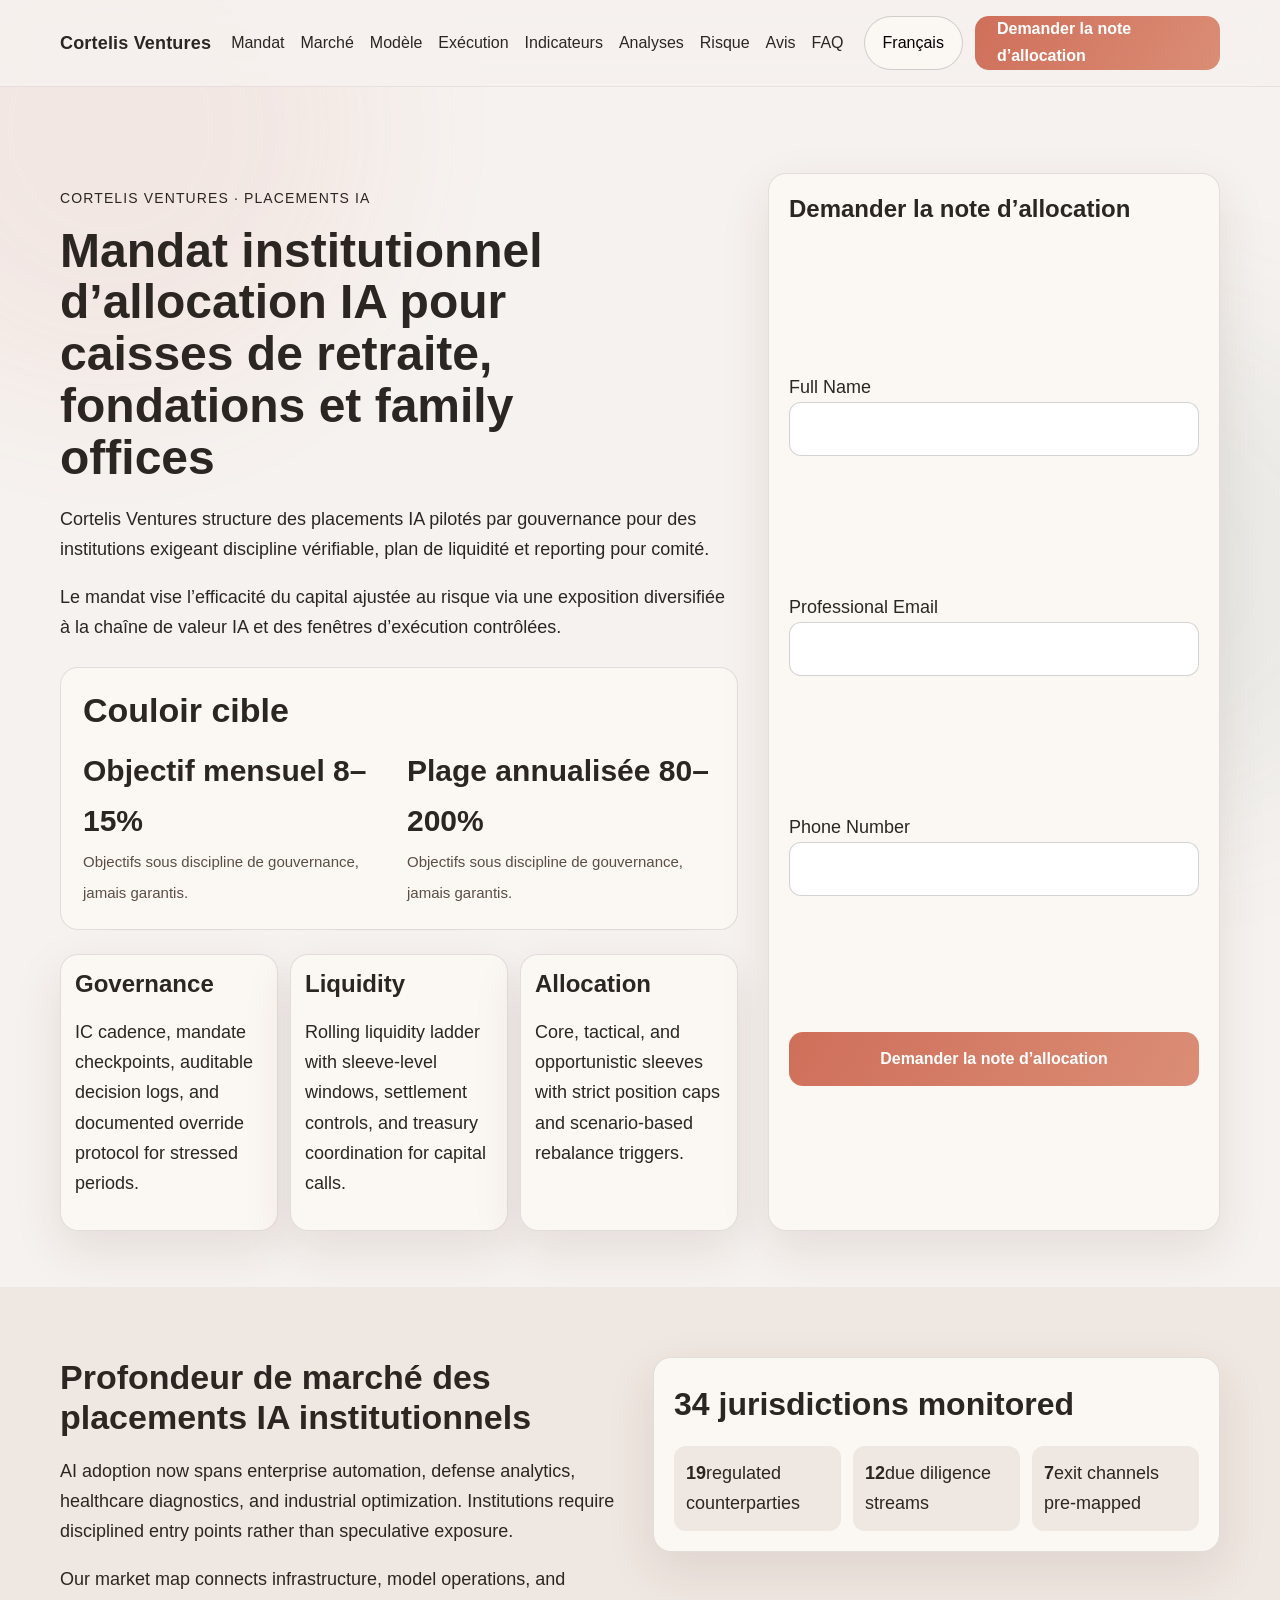
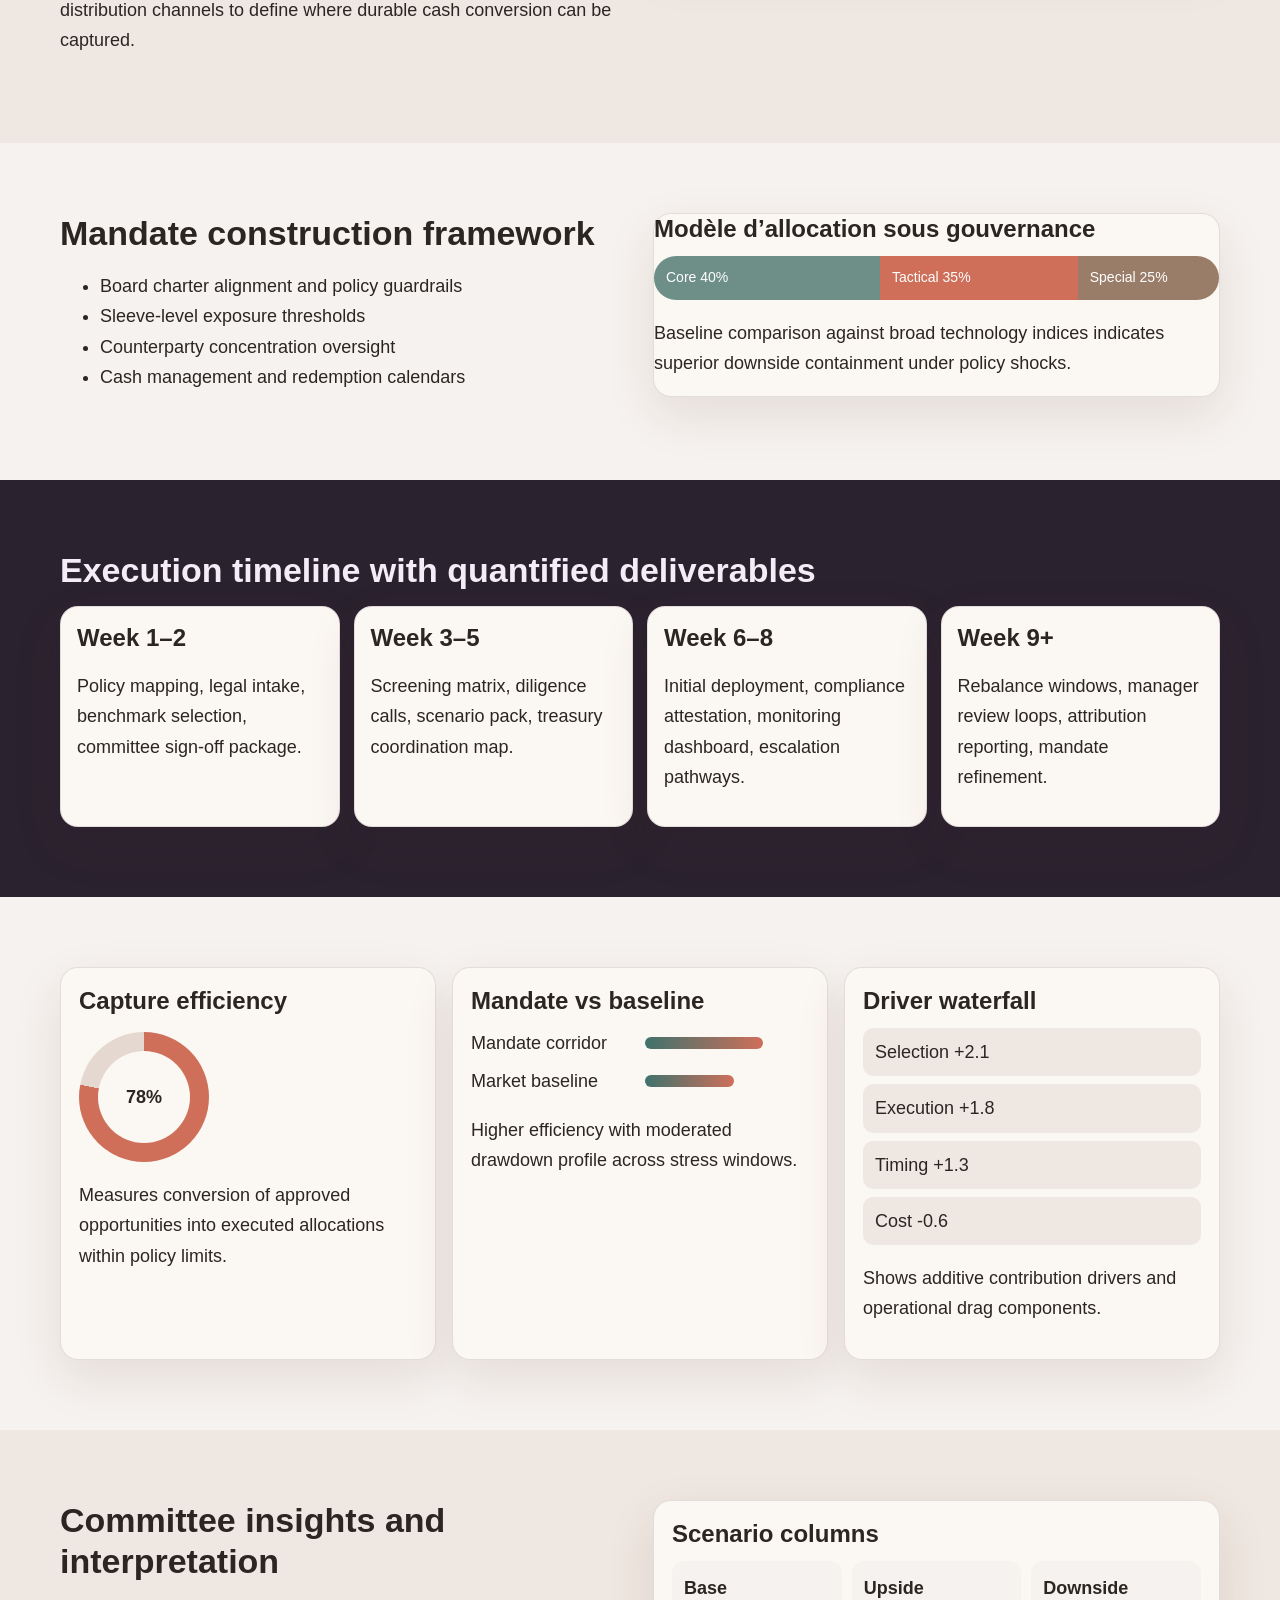
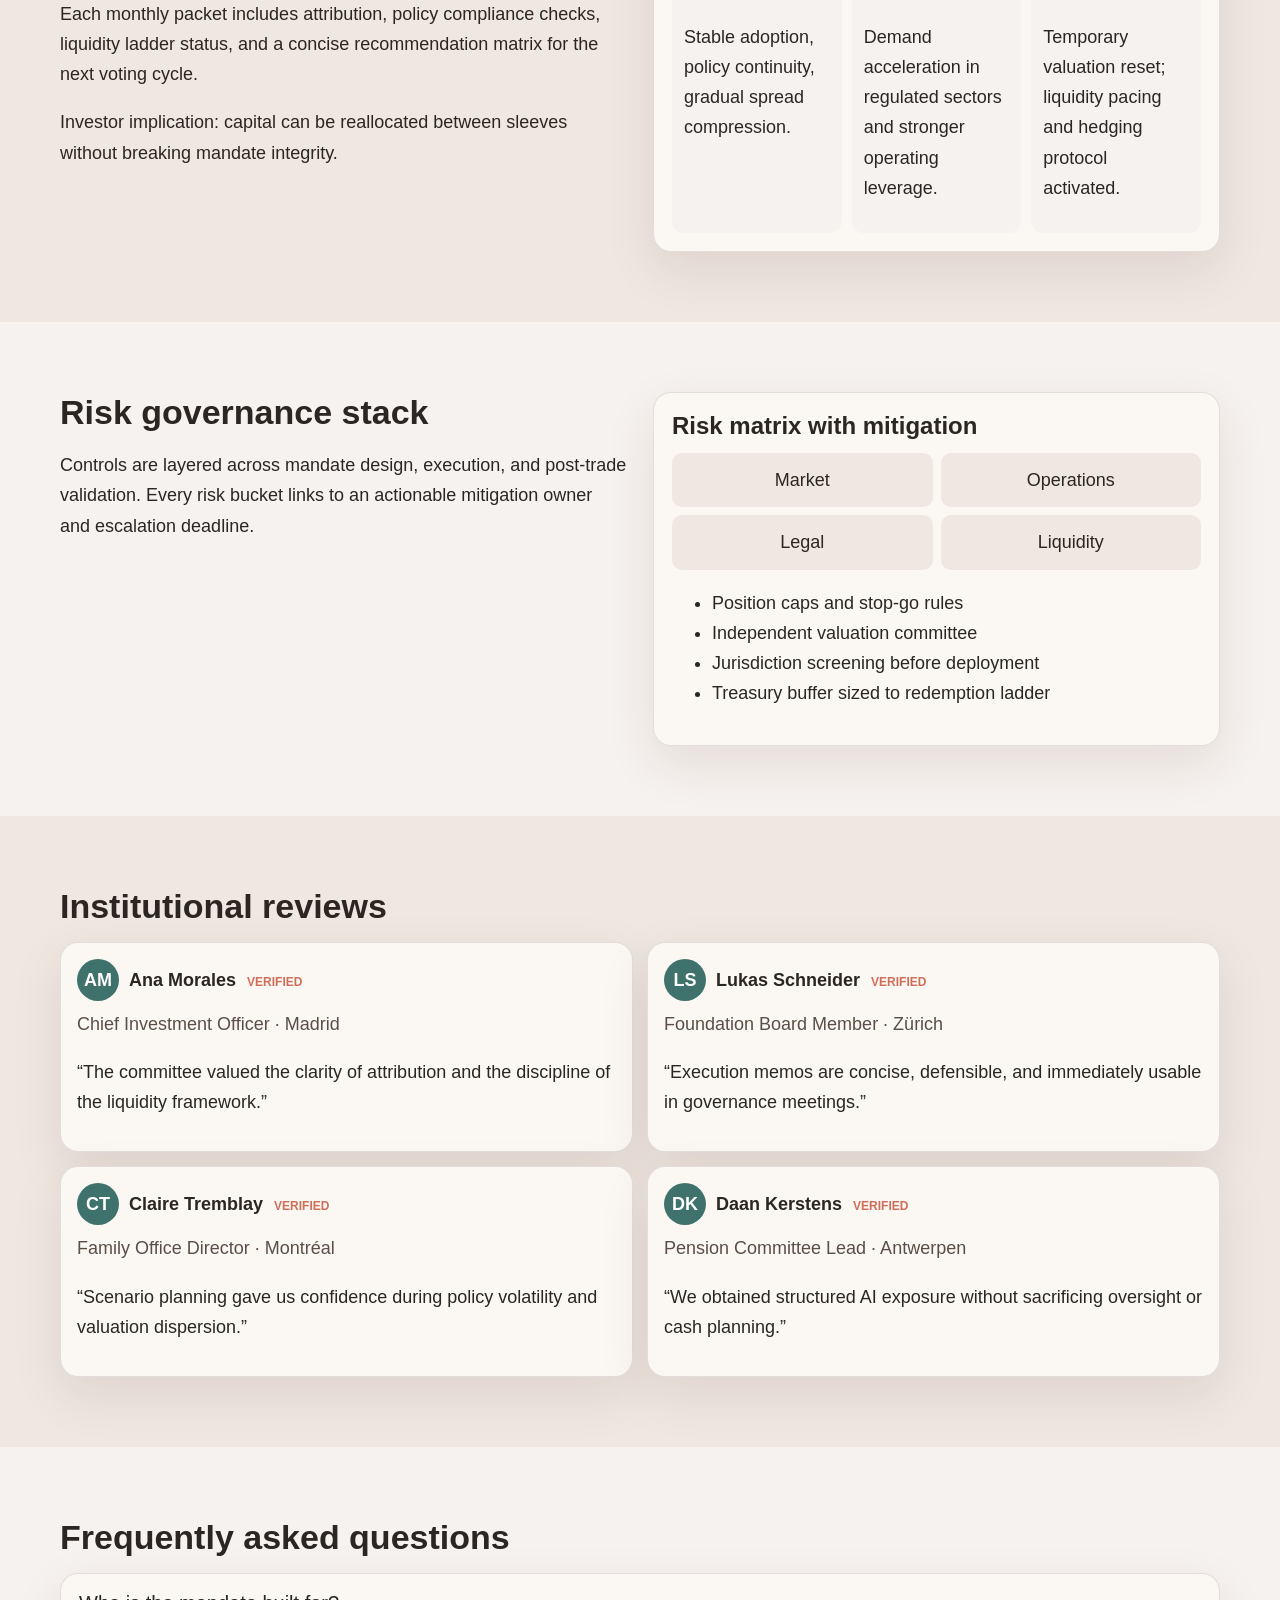
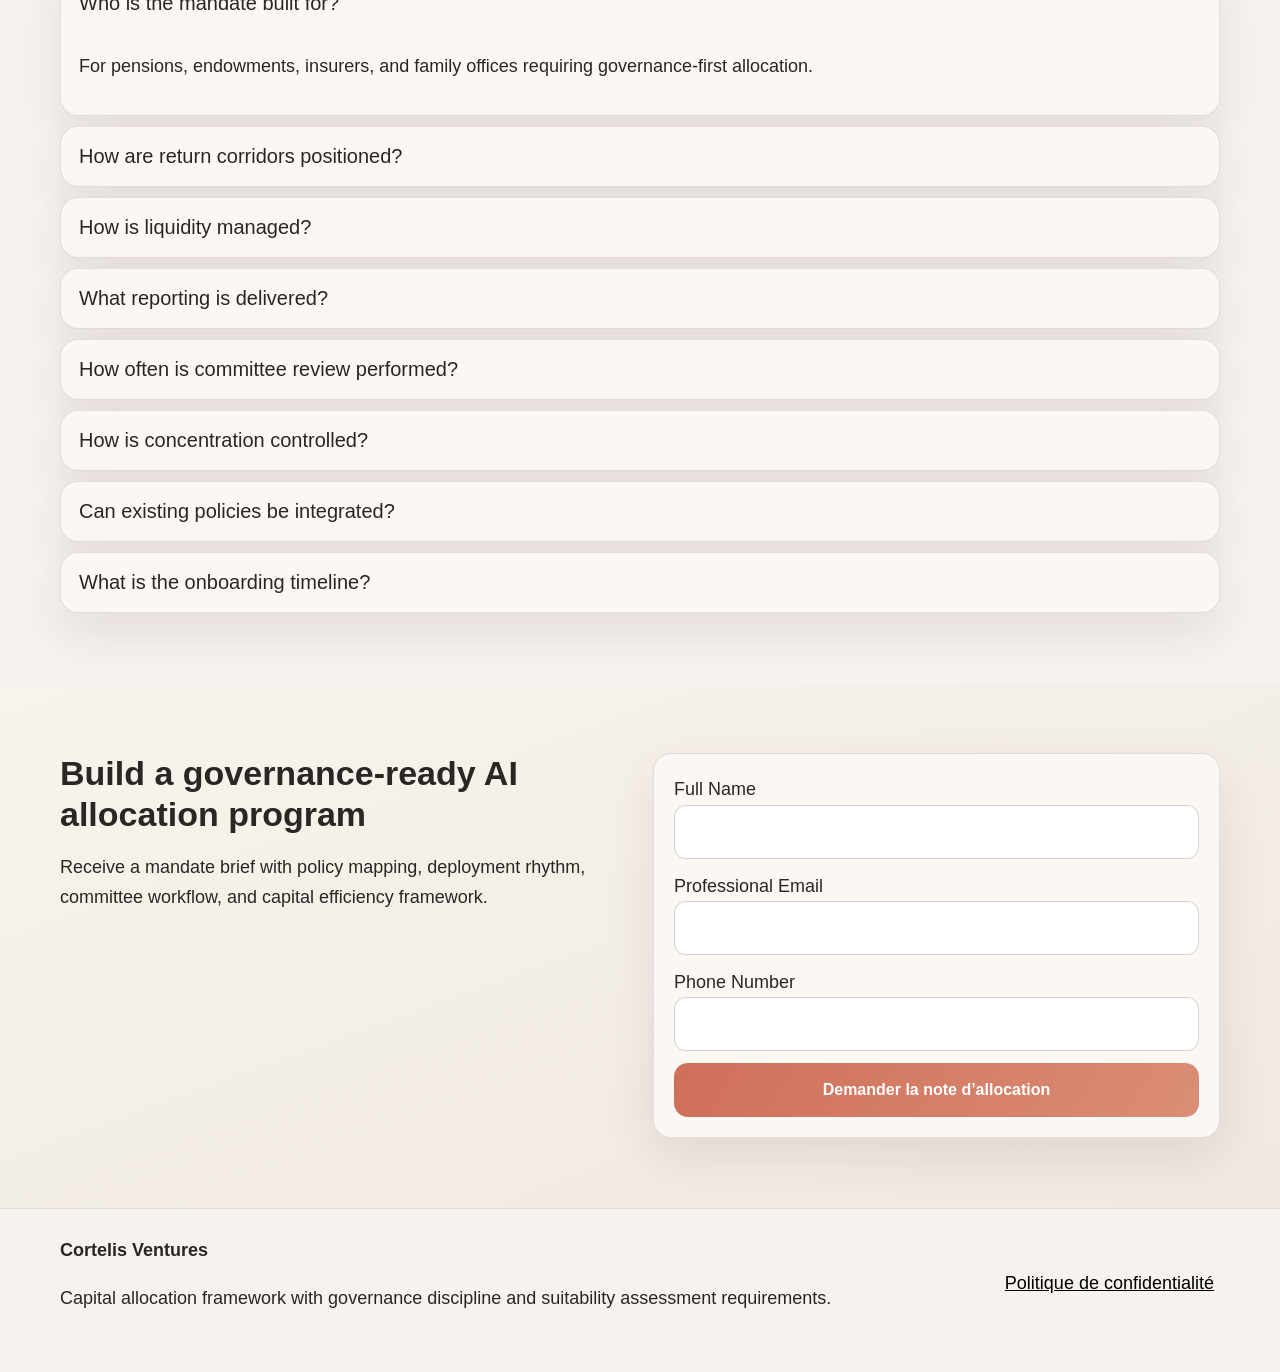
<file: fr/index.html>
<!DOCTYPE html>
<html lang="fr" data-page-language="Français">
<head>
  <meta charset="UTF-8" />
  <meta name="viewport" content="width=device-width, initial-scale=1.0" />
  <title>Cortelis Ventures | Mandat institutionnel en placements IA</title>
  <meta name="description" content="Plateforme premium pour caisses de retraite, fondations et family offices avec allocation IA pilotée par gouvernance et couloirs d’objectifs disciplinés." />
  <meta name="keywords" content="Cortelis Ventures, placements IA, institutionele allocatie" />
  <link rel="canonical" href="../fr/index.html" />
  <link rel="alternate" hreflang="en" href="../index.html" />
  <link rel="alternate" hreflang="de" href="../de/index.html" />
  <link rel="alternate" hreflang="fr" href="../fr/index.html" />
  <link rel="alternate" hreflang="es" href="../es/index.html" />
  <link rel="alternate" hreflang="it" href="../it/index.html" />
  <link rel="alternate" hreflang="tr" href="../tr/index.html" />
  <link rel="alternate" hreflang="pt" href="../pt/index.html" />
  <link rel="alternate" hreflang="ja" href="../jp/index.html" />
  <link rel="alternate" hreflang="sk" href="../sk/index.html" />
  <link rel="alternate" hreflang="nl-BE" href="../be/index.html" />
  <link rel="alternate" hreflang="x-default" href="../index.html" />
  <meta property="og:title" content="Cortelis Ventures | Mandat institutionnel en placements IA" />
  <meta property="og:description" content="Plateforme premium pour caisses de retraite, fondations et family offices avec allocation IA pilotée par gouvernance et couloirs d’objectifs disciplinés." />
  <meta property="og:type" content="website" />
  <meta property="og:url" content="../fr/index.html" />
  <meta name="twitter:card" content="summary_large_image" />
  <meta name="twitter:title" content="Cortelis Ventures | Mandat institutionnel en placements IA" />
  <meta name="twitter:description" content="Plateforme premium pour caisses de retraite, fondations et family offices avec allocation IA pilotée par gouvernance et couloirs d’objectifs disciplinés." />
  <link rel="stylesheet" href="../assets/style.css" />
</head>
<body>
<div class="site-bg-glow glow-a"></div><div class="site-bg-glow glow-b"></div>
<header class="site-header"><div class="container header-inner">
<div class="brand">Cortelis Ventures</div>
<nav class="desktop-nav" aria-label="Primary"><a href="#hero" class="nav-link">Mandat</a><a href="#market" class="nav-link">Marché</a><a href="#model" class="nav-link">Modèle</a><a href="#process" class="nav-link">Exécution</a><a href="#metrics" class="nav-link">Indicateurs</a><a href="#insights" class="nav-link">Analyses</a><a href="#risk" class="nav-link">Risque</a><a href="#reviews" class="nav-link">Avis</a><a href="#faq" class="nav-link">FAQ</a></nav>
<div class="header-right">
<div class="lang-dropdown" data-dropdown>
<button class="lang-active" aria-haspopup="true" aria-expanded="false">Français</button>
<div class="lang-menu" role="menu"><a href="../index.html" class="lang-option"><svg viewBox="0 0 60 40" aria-hidden="true"><rect width="60" height="40" fill="#1f3f8f"/><path d="M0 0l60 40M60 0L0 40" stroke="#f2f2f2" stroke-width="8"/><path d="M0 0l60 40M60 0L0 40" stroke="#c93a3a" stroke-width="4"/><path d="M30 0v40M0 20h60" stroke="#f2f2f2" stroke-width="12"/><path d="M30 0v40M0 20h60" stroke="#c93a3a" stroke-width="7"/></svg><span>English</span></a><a href="../de/index.html" class="lang-option"><svg viewBox="0 0 60 40" aria-hidden="true"><rect width="60" height="13.3" y="0" fill="#1b1b1b"/><rect width="60" height="13.3" y="13.3" fill="#bb2020"/><rect width="60" height="13.4" y="26.6" fill="#f1c54c"/></svg><span>Deutsch</span></a><a href="../fr/index.html" class="lang-option"><svg viewBox="0 0 60 40" aria-hidden="true"><rect width="20" height="40" fill="#2c4ea8"/><rect x="20" width="20" height="40" fill="#ececec"/><rect x="40" width="20" height="40" fill="#d54444"/></svg><span>Français</span></a><a href="../es/index.html" class="lang-option"><svg viewBox="0 0 60 40" aria-hidden="true"><rect width="60" height="10" y="0" fill="#bf2d2d"/><rect width="60" height="20" y="10" fill="#f2cb48"/><rect width="60" height="10" y="30" fill="#bf2d2d"/></svg><span>Español</span></a><a href="../it/index.html" class="lang-option"><svg viewBox="0 0 60 40" aria-hidden="true"><rect width="20" height="40" fill="#2f8a55"/><rect x="20" width="20" height="40" fill="#ececec"/><rect x="40" width="20" height="40" fill="#d54444"/></svg><span>Italiano</span></a><a href="../tr/index.html" class="lang-option"><svg viewBox="0 0 60 40" aria-hidden="true"><rect width="60" height="40" fill="#c92f3f"/><circle cx="27" cy="20" r="9" fill="#fff"/><circle cx="30" cy="20" r="7" fill="#c92f3f"/><polygon points="37,20 44,17 44,23" fill="#fff"/></svg><span>Türkçe</span></a><a href="../pt/index.html" class="lang-option"><svg viewBox="0 0 60 40" aria-hidden="true"><rect width="24" height="40" fill="#2b7f4f"/><rect x="24" width="36" height="40" fill="#c53e3e"/><circle cx="24" cy="20" r="6" fill="#f5d77b"/></svg><span>Português</span></a><a href="../jp/index.html" class="lang-option"><svg viewBox="0 0 60 40" aria-hidden="true"><rect width="60" height="40" fill="#f3f3f3"/><circle cx="30" cy="20" r="10" fill="#c93b49"/></svg><span>日本語</span></a><a href="../sk/index.html" class="lang-option"><svg viewBox="0 0 60 40" aria-hidden="true"><rect width="60" height="13.3" fill="#f4f4f4"/><rect y="13.3" width="60" height="13.3" fill="#2f5ea9"/><rect y="26.6" width="60" height="13.4" fill="#c53e3e"/></svg><span>Slovenčina</span></a><a href="../be/index.html" class="lang-option"><svg viewBox="0 0 60 40" aria-hidden="true"><rect width="60" height="40" fill="#1f1f1f"/><path d="M0 0h60v13.3H0z" fill="#1b1b1b"/><path d="M0 13.3h60v13.3H0z" fill="#f2c74f"/><path d="M0 26.6h60V40H0z" fill="#d54a4a"/></svg><span>Nederlands</span></a></div>
</div>
<a href="#lead-form" class="btn btn-primary">Demander la note d’allocation</a>
<button class="burger" aria-label="Menu" data-burger><span></span><span></span><span></span></button>
</div></div></header>
<div class="mobile-drawer" data-drawer><div class="drawer-panel"><button class="drawer-close" data-drawer-close aria-label="Fermer">×</button><nav class="drawer-nav"><a href="#hero" class="nav-link">Mandat</a><a href="#market" class="nav-link">Marché</a><a href="#model" class="nav-link">Modèle</a><a href="#process" class="nav-link">Exécution</a><a href="#metrics" class="nav-link">Indicateurs</a><a href="#insights" class="nav-link">Analyses</a><a href="#risk" class="nav-link">Risque</a><a href="#reviews" class="nav-link">Avis</a><a href="#faq" class="nav-link">FAQ</a><a href="../index.html">English</a><a href="../de/index.html">Deutsch</a><a href="../fr/index.html">Français</a><a href="../es/index.html">Español</a><a href="../it/index.html">Italiano</a><a href="../tr/index.html">Türkçe</a><a href="../pt/index.html">Português</a><a href="../jp/index.html">日本語</a><a href="../sk/index.html">Slovenčina</a><a href="../be/index.html">Nederlands</a></nav><a href="#lead-form" class="btn btn-primary">Demander la note d’allocation</a></div></div>
<main>
<section id="hero" class="hero"><div class="container hero-grid">
<div><p class="eyebrow">Cortelis Ventures · placements IA</p><h1>Mandat institutionnel d’allocation IA pour caisses de retraite, fondations et family offices</h1><p>Cortelis Ventures structure des placements IA pilotés par gouvernance pour des institutions exigeant discipline vérifiable, plan de liquidité et reporting pour comité.</p><p>Le mandat vise l’efficacité du capital ajustée au risque via une exposition diversifiée à la chaîne de valeur IA et des fenêtres d’exécution contrôlées.</p>
<div class="return-module"><h2>Couloir cible</h2><div class="return-row"><div><strong>Objectif mensuel 8–15%</strong><span>Objectifs sous discipline de gouvernance, jamais garantis.</span></div><div><strong>Plage annualisée 80–200%</strong><span>Objectifs sous discipline de gouvernance, jamais garantis.</span></div></div></div>
<div class="hero-cards"><article><h3>Governance</h3><p>IC cadence, mandate checkpoints, auditable decision logs, and documented override protocol for stressed periods.</p></article><article><h3>Liquidity</h3><p>Rolling liquidity ladder with sleeve-level windows, settlement controls, and treasury coordination for capital calls.</p></article><article><h3>Allocation</h3><p>Core, tactical, and opportunistic sleeves with strict position caps and scenario-based rebalance triggers.</p></article></div>
</div>
<form id="lead-form" class="lead-form"><h3>Demander la note d’allocation</h3><label>Full Name<input type="text" required></label><label>Professional Email<input type="email" required></label><label>Phone Number<input type="tel" required></label><button class="btn btn-primary" type="submit">Demander la note d’allocation</button></form>
</div></section>
<section id="market" class="section alt"><div class="container split"><div><h2>Profondeur de marché des placements IA institutionnels</h2><p>AI adoption now spans enterprise automation, defense analytics, healthcare diagnostics, and industrial optimization. Institutions require disciplined entry points rather than speculative exposure.</p><p>Our market map connects infrastructure, model operations, and distribution channels to define where durable cash conversion can be captured.</p></div><div class="kpi-hierarchy"><div class="kpi-main">34 jurisdictions monitored</div><div class="kpi-subgrid"><div><b>19</b><span>regulated counterparties</span></div><div><b>12</b><span>due diligence streams</span></div><div><b>7</b><span>exit channels pre-mapped</span></div></div></div></div></section>
<section id="model" class="section"><div class="container split reverse"><div class="allocation-bar"><h3>Modèle d’allocation sous gouvernance</h3><div class="stack"><span style="width:40%">Core 40%</span><span style="width:35%">Tactical 35%</span><span style="width:25%">Special 25%</span></div><p>Baseline comparison against broad technology indices indicates superior downside containment under policy shocks.</p></div><div><h2>Mandate construction framework</h2><ul><li>Board charter alignment and policy guardrails</li><li>Sleeve-level exposure thresholds</li><li>Counterparty concentration oversight</li><li>Cash management and redemption calendars</li></ul></div></div></section>
<section id="process" class="section dark"><div class="container"><h2>Execution timeline with quantified deliverables</h2><div class="timeline"><article><h3>Week 1–2</h3><p>Policy mapping, legal intake, benchmark selection, committee sign-off package.</p></article><article><h3>Week 3–5</h3><p>Screening matrix, diligence calls, scenario pack, treasury coordination map.</p></article><article><h3>Week 6–8</h3><p>Initial deployment, compliance attestation, monitoring dashboard, escalation pathways.</p></article><article><h3>Week 9+</h3><p>Rebalance windows, manager review loops, attribution reporting, mandate refinement.</p></article></div></div></section>
<section id="metrics" class="section"><div class="container grid-3"><article class="ring-card"><h3>Capture efficiency</h3><div class="ring" style="--pct:78"><span>78%</span></div><p>Measures conversion of approved opportunities into executed allocations within policy limits.</p></article><article class="compare-card"><h3>Mandate vs baseline</h3><div class="bars"><div><span>Mandate corridor</span><i style="width:72%"></i></div><div><span>Market baseline</span><i style="width:54%"></i></div></div><p>Higher efficiency with moderated drawdown profile across stress windows.</p></article><article class="waterfall-card"><h3>Driver waterfall</h3><div class="wf"><span>Selection +2.1</span><span>Execution +1.8</span><span>Timing +1.3</span><span>Cost -0.6</span></div><p>Shows additive contribution drivers and operational drag components.</p></article></div></section>
<section id="insights" class="section alt"><div class="container split"><div><h2>Committee insights and interpretation</h2><p>Each monthly packet includes attribution, policy compliance checks, liquidity ladder status, and a concise recommendation matrix for the next voting cycle.</p><p>Investor implication: capital can be reallocated between sleeves without breaking mandate integrity.</p></div><div class="scenario"><h3>Scenario columns</h3><div class="scenario-grid"><div><b>Base</b><p>Stable adoption, policy continuity, gradual spread compression.</p></div><div><b>Upside</b><p>Demand acceleration in regulated sectors and stronger operating leverage.</p></div><div><b>Downside</b><p>Temporary valuation reset; liquidity pacing and hedging protocol activated.</p></div></div></div></div></section>
<section id="risk" class="section"><div class="container split reverse"><div class="risk-matrix"><h3>Risk matrix with mitigation</h3><div class="matrix"><span>Market</span><span>Operations</span><span>Legal</span><span>Liquidity</span></div><ul><li>Position caps and stop-go rules</li><li>Independent valuation committee</li><li>Jurisdiction screening before deployment</li><li>Treasury buffer sized to redemption ladder</li></ul></div><div><h2>Risk governance stack</h2><p>Controls are layered across mandate design, execution, and post-trade validation. Every risk bucket links to an actionable mitigation owner and escalation deadline.</p></div></div></section>
<section id="reviews" class="section alt"><div class="container"><h2>Institutional reviews</h2><div class="reviews-grid"><article><div class="review-head"><div class="initials">AM</div><strong>Ana Morales <span>VERIFIED</span></strong></div><p class="title">Chief Investment Officer · Madrid</p><p>“The committee valued the clarity of attribution and the discipline of the liquidity framework.”</p></article><article><div class="review-head"><div class="initials">LS</div><strong>Lukas Schneider <span>VERIFIED</span></strong></div><p class="title">Foundation Board Member · Zürich</p><p>“Execution memos are concise, defensible, and immediately usable in governance meetings.”</p></article><article><div class="review-head"><div class="initials">CT</div><strong>Claire Tremblay <span>VERIFIED</span></strong></div><p class="title">Family Office Director · Montréal</p><p>“Scenario planning gave us confidence during policy volatility and valuation dispersion.”</p></article><article><div class="review-head"><div class="initials">DK</div><strong>Daan Kerstens <span>VERIFIED</span></strong></div><p class="title">Pension Committee Lead · Antwerpen</p><p>“We obtained structured AI exposure without sacrificing oversight or cash planning.”</p></article></div></div></section>
<section id="faq" class="section"><div class="container"><h2>Frequently asked questions</h2><div class="faq-list"><article class="faq-item"><button aria-expanded="true">Who is the mandate built for?</button><div class="faq-content" ><p>For pensions, endowments, insurers, and family offices requiring governance-first allocation.</p></div></article><article class="faq-item"><button aria-expanded="false">How are return corridors positioned?</button><div class="faq-content" hidden><p>As disciplined objectives tied to allocation sleeves, never as unconditional promises.</p></div></article><article class="faq-item"><button aria-expanded="false">How is liquidity managed?</button><div class="faq-content" hidden><p>Through a rolling ladder that aligns expected exits, treasury needs, and stress scenarios.</p></div></article><article class="faq-item"><button aria-expanded="false">What reporting is delivered?</button><div class="faq-content" hidden><p>Board-ready packs with attribution, compliance checks, and forward recommendations.</p></div></article><article class="faq-item"><button aria-expanded="false">How often is committee review performed?</button><div class="faq-content" hidden><p>Formal monthly voting cadence plus event-driven extraordinary sessions.</p></div></article><article class="faq-item"><button aria-expanded="false">How is concentration controlled?</button><div class="faq-content" hidden><p>Issuer, sector, and strategy caps with automatic escalation on threshold breaches.</p></div></article><article class="faq-item"><button aria-expanded="false">Can existing policies be integrated?</button><div class="faq-content" hidden><p>Yes, mandates are mapped to current investment policy statements before deployment.</p></div></article><article class="faq-item"><button aria-expanded="false">What is the onboarding timeline?</button><div class="faq-content" hidden><p>Most institutions complete onboarding and first allocation cycle within eight weeks.</p></div></article></div></div></section>
<section class="section final-cta"><div class="container split"><div><h2>Build a governance-ready AI allocation program</h2><p>Receive a mandate brief with policy mapping, deployment rhythm, committee workflow, and capital efficiency framework.</p></div><form class="lead-form"><label>Full Name<input type="text" required></label><label>Professional Email<input type="email" required></label><label>Phone Number<input type="tel" required></label><button class="btn btn-primary" type="submit">Demander la note d’allocation</button></form></div></section>
</main>
<footer class="site-footer"><div class="container footer-inner"><div><strong>Cortelis Ventures</strong><p>Capital allocation framework with governance discipline and suitability assessment requirements.</p></div><button class="privacy-link" data-open-privacy>Politique de confidentialité</button></div></footer>
<div class="modal" data-privacy-modal aria-hidden="true"><div class="modal-card" role="dialog" aria-modal="true"><button class="modal-x" data-close-privacy aria-label="Fermer">×</button><h2>Politique de confidentialité</h2><div class="modal-body"><h3>Introduction</h3><p>Cortelis Ventures processes professional contact data only for mandate communication and suitability screening.</p><h3>Data collection</h3><p>We collect name, institutional email, phone number, and interaction timestamps submitted through forms.</p><h3>Legal basis</h3><p>Processing relies on legitimate interest and pre-contractual institutional communication duties.</p><h3>Cookies</h3><p>Only functional storage for interface continuity and accessibility preferences is used.</p><h3>Retention</h3><p>Lead data is retained for a defined review cycle and removed when no institutional relevance remains.</p><h3>Third-party sharing</h3><p>Data is shared only with audited service providers under contractual confidentiality obligations.</p><h3>Security</h3><p>Encryption in transit, controlled access, and periodic control testing protect submitted data.</p><h3>User rights</h3><p>Users may request access, correction, restriction, portability, and erasure where applicable.</p><h3>International transfers</h3><p>Cross-border transfers rely on approved safeguards and documented transfer assessments.</p><h3>Industry risk disclosure</h3><p>AI-related allocations can face valuation, regulatory, and liquidity variability; governance discipline remains essential.</p><h3>Contact</h3><p>Contact: compliance@cortelisventures.com</p></div><div class="modal-footer"><button class="btn btn-secondary" data-close-privacy>Fermer</button></div></div></div>
<script src="../assets/app.js" defer></script>
<script type="application/ld+json">{"@context":"https://schema.org","@type":"Organization","name":"Cortelis Ventures","url":"../fr/index.html"}</script>
<script type="application/ld+json">{"@context":"https://schema.org","@type":"WebSite","name":"Cortelis Ventures","url":"../fr/index.html"}</script>
<script type="application/ld+json">{"@context":"https://schema.org","@type":"FAQPage","mainEntity":[{"@type":"Question","name":"Who is the mandate built for?","acceptedAnswer":{"@type":"Answer","text":"For pensions, endowments, insurers, and family offices."}}]}</script>
<script type="application/ld+json">{"@context":"https://schema.org","@type":"Review","itemReviewed":{"@type":"Organization","name":"Cortelis Ventures"},"author":{"@type":"Person","name":"Ana Morales"},"reviewBody":"Structured governance and transparent reporting."}</script>
</body></html>
</file>
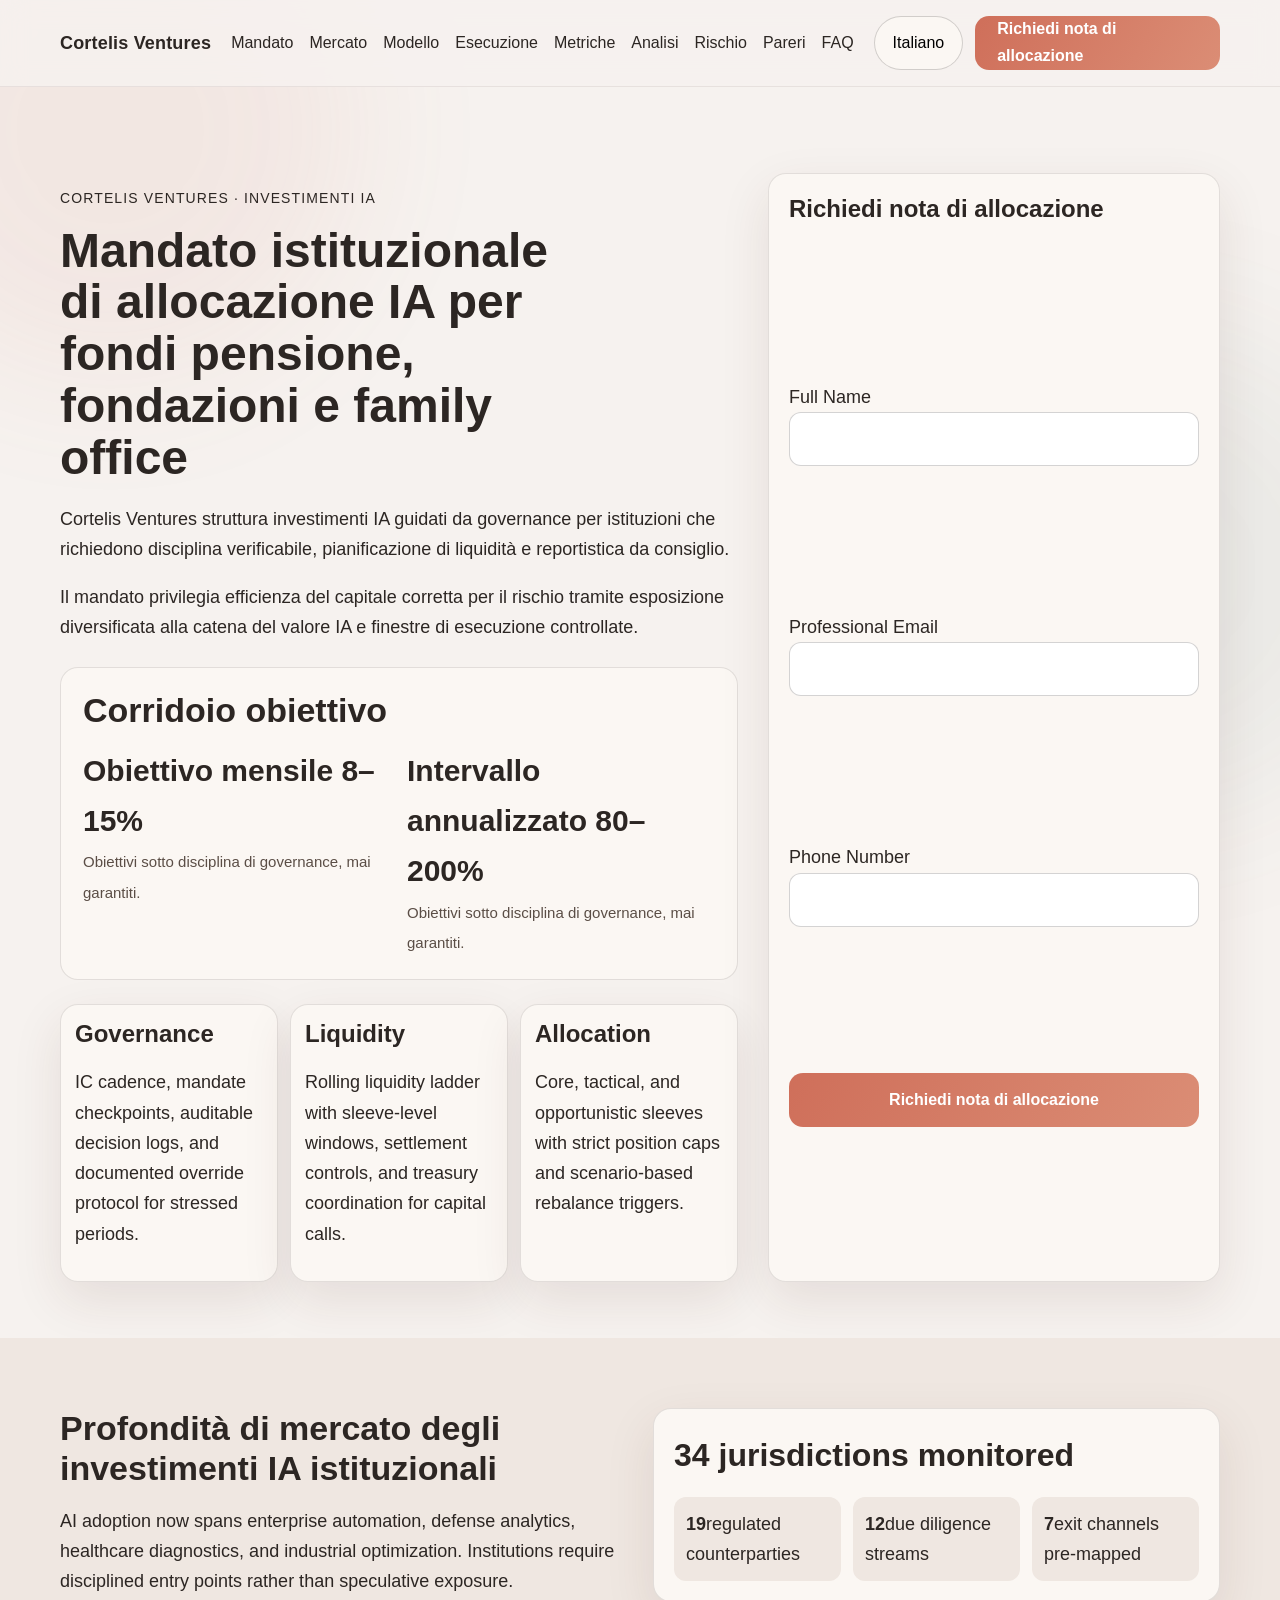
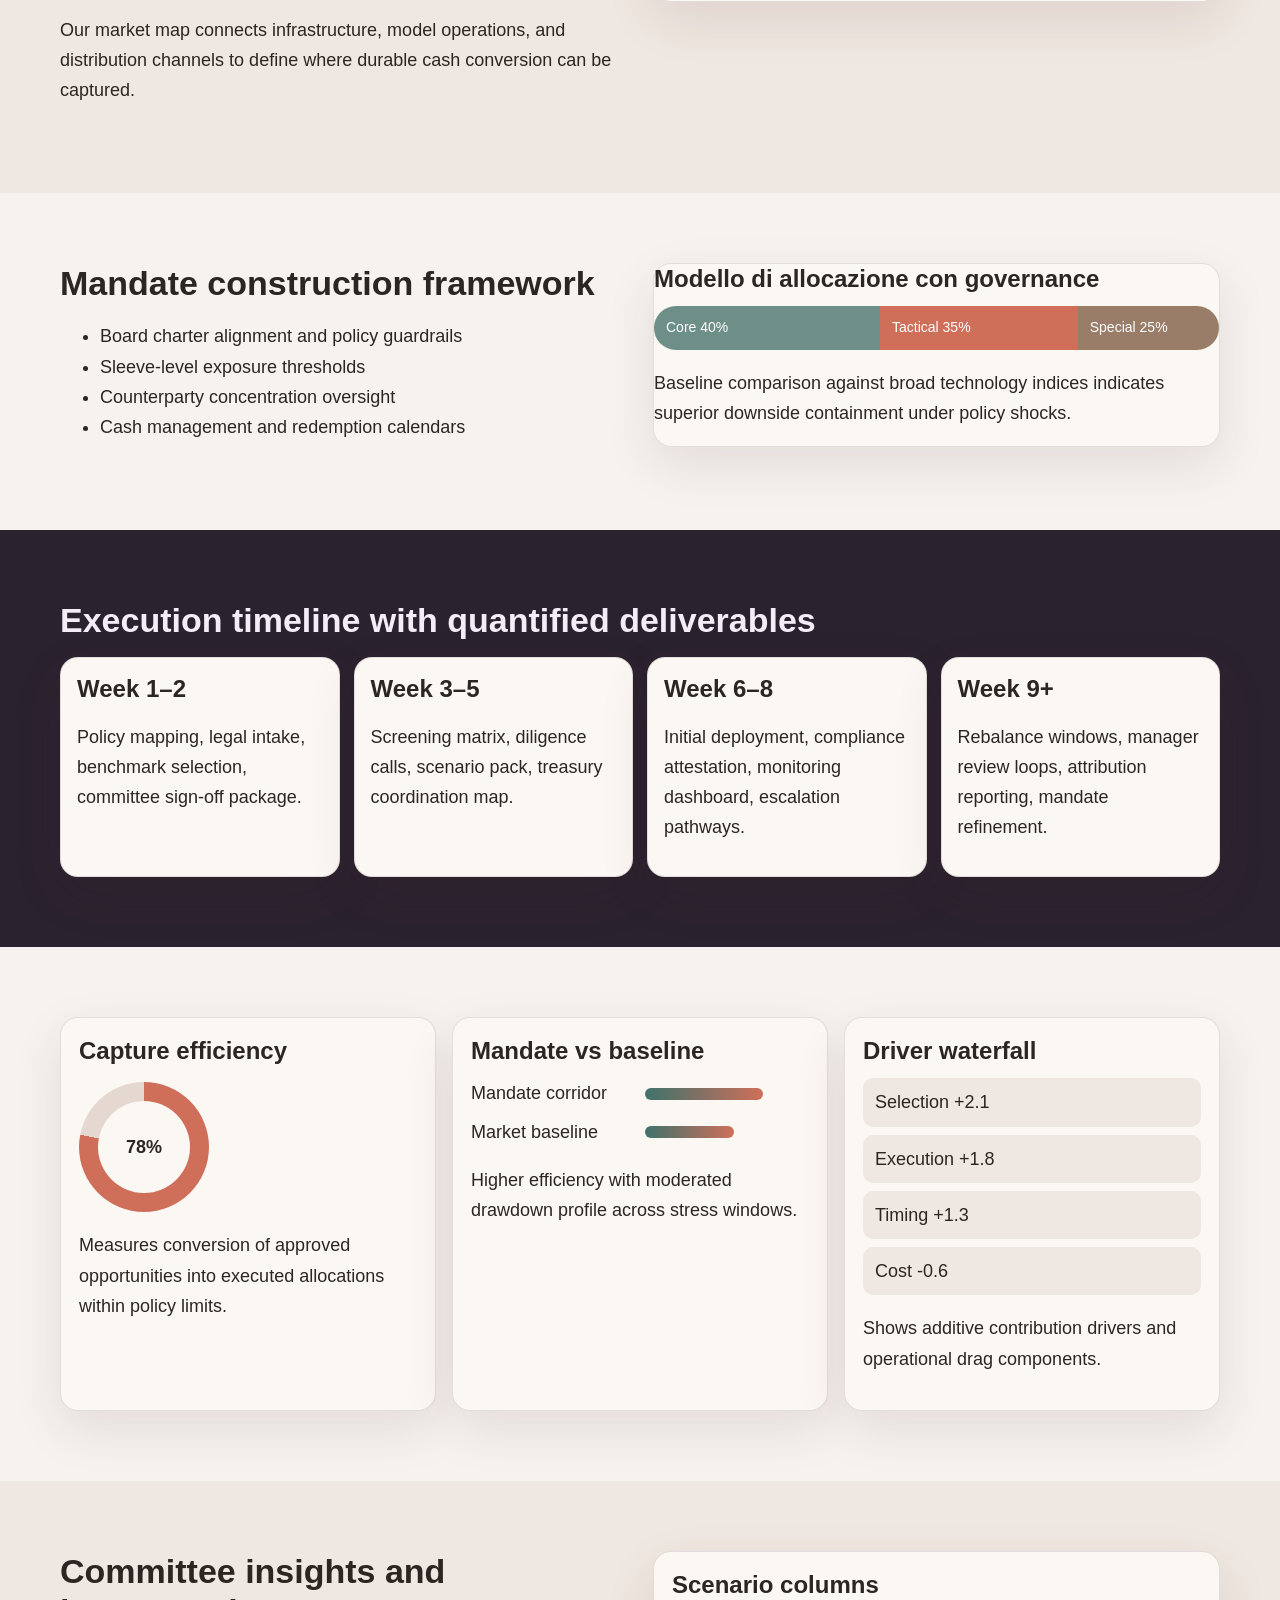
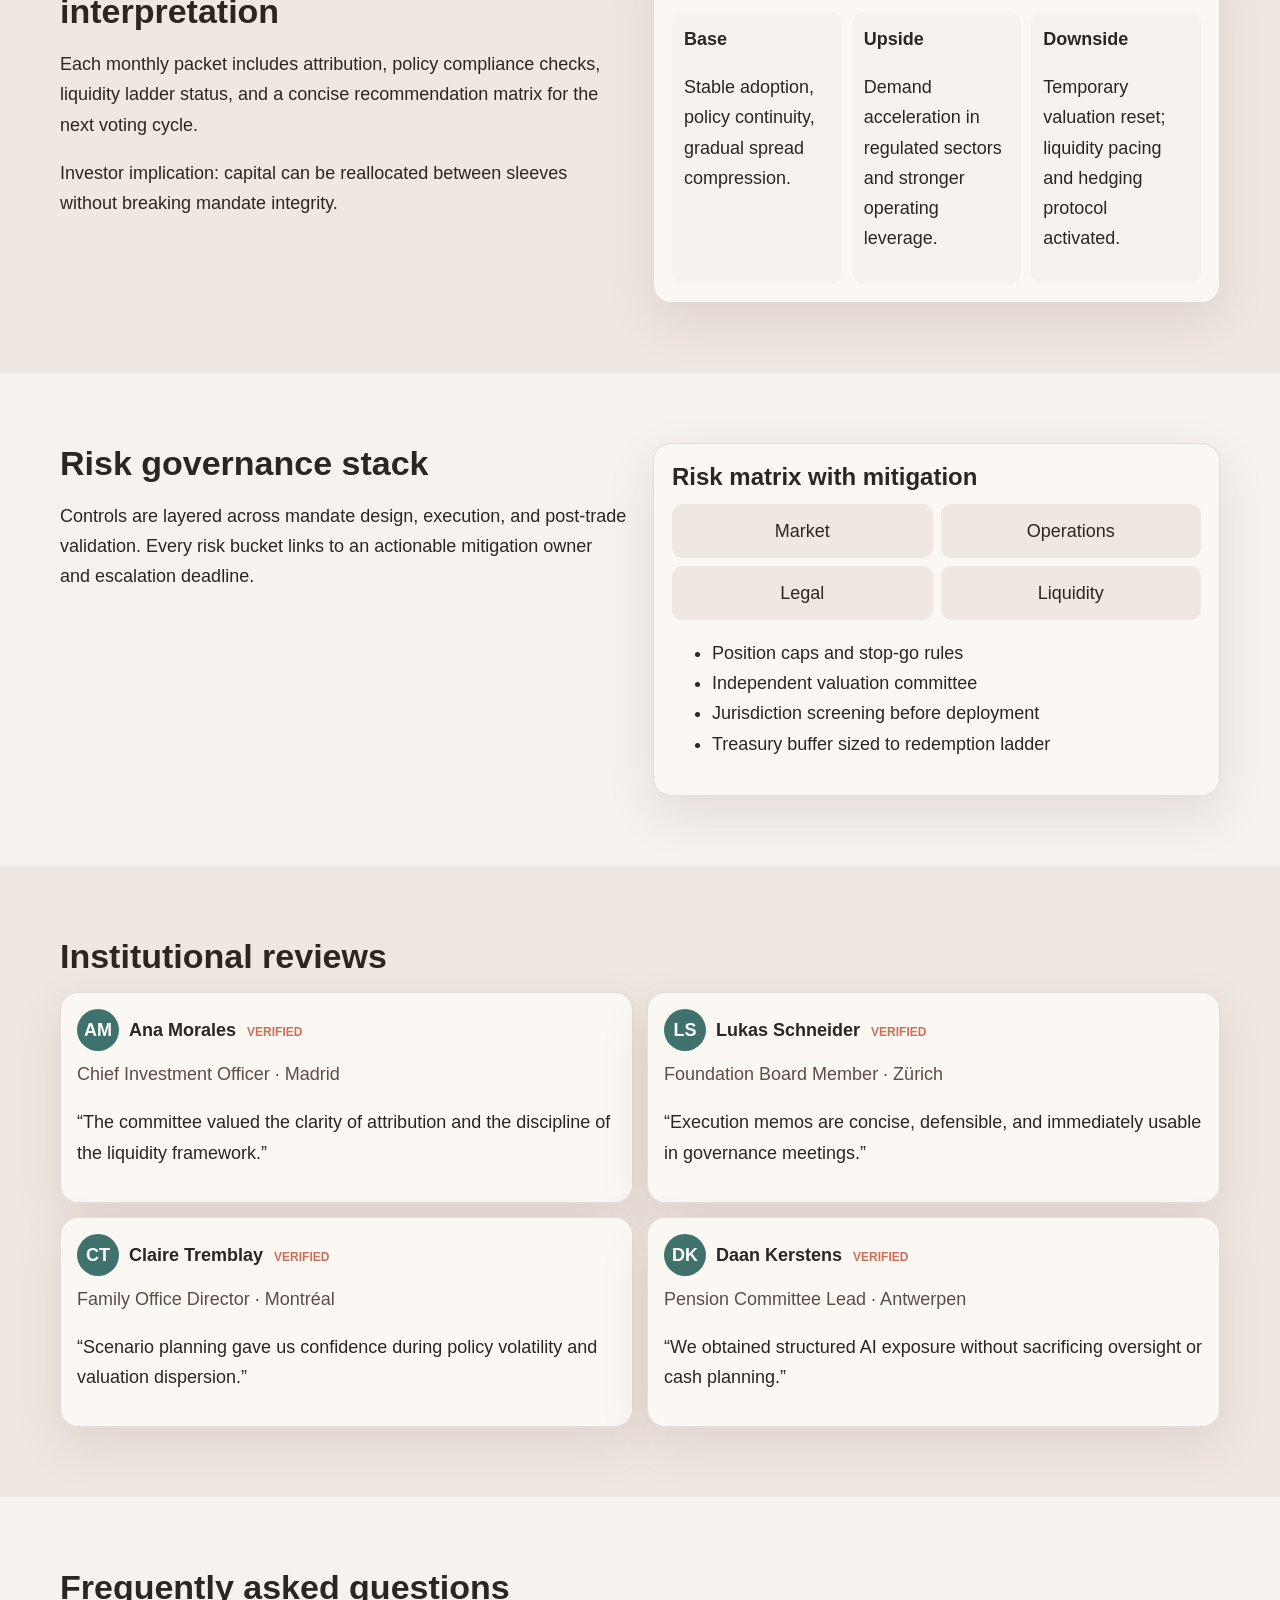
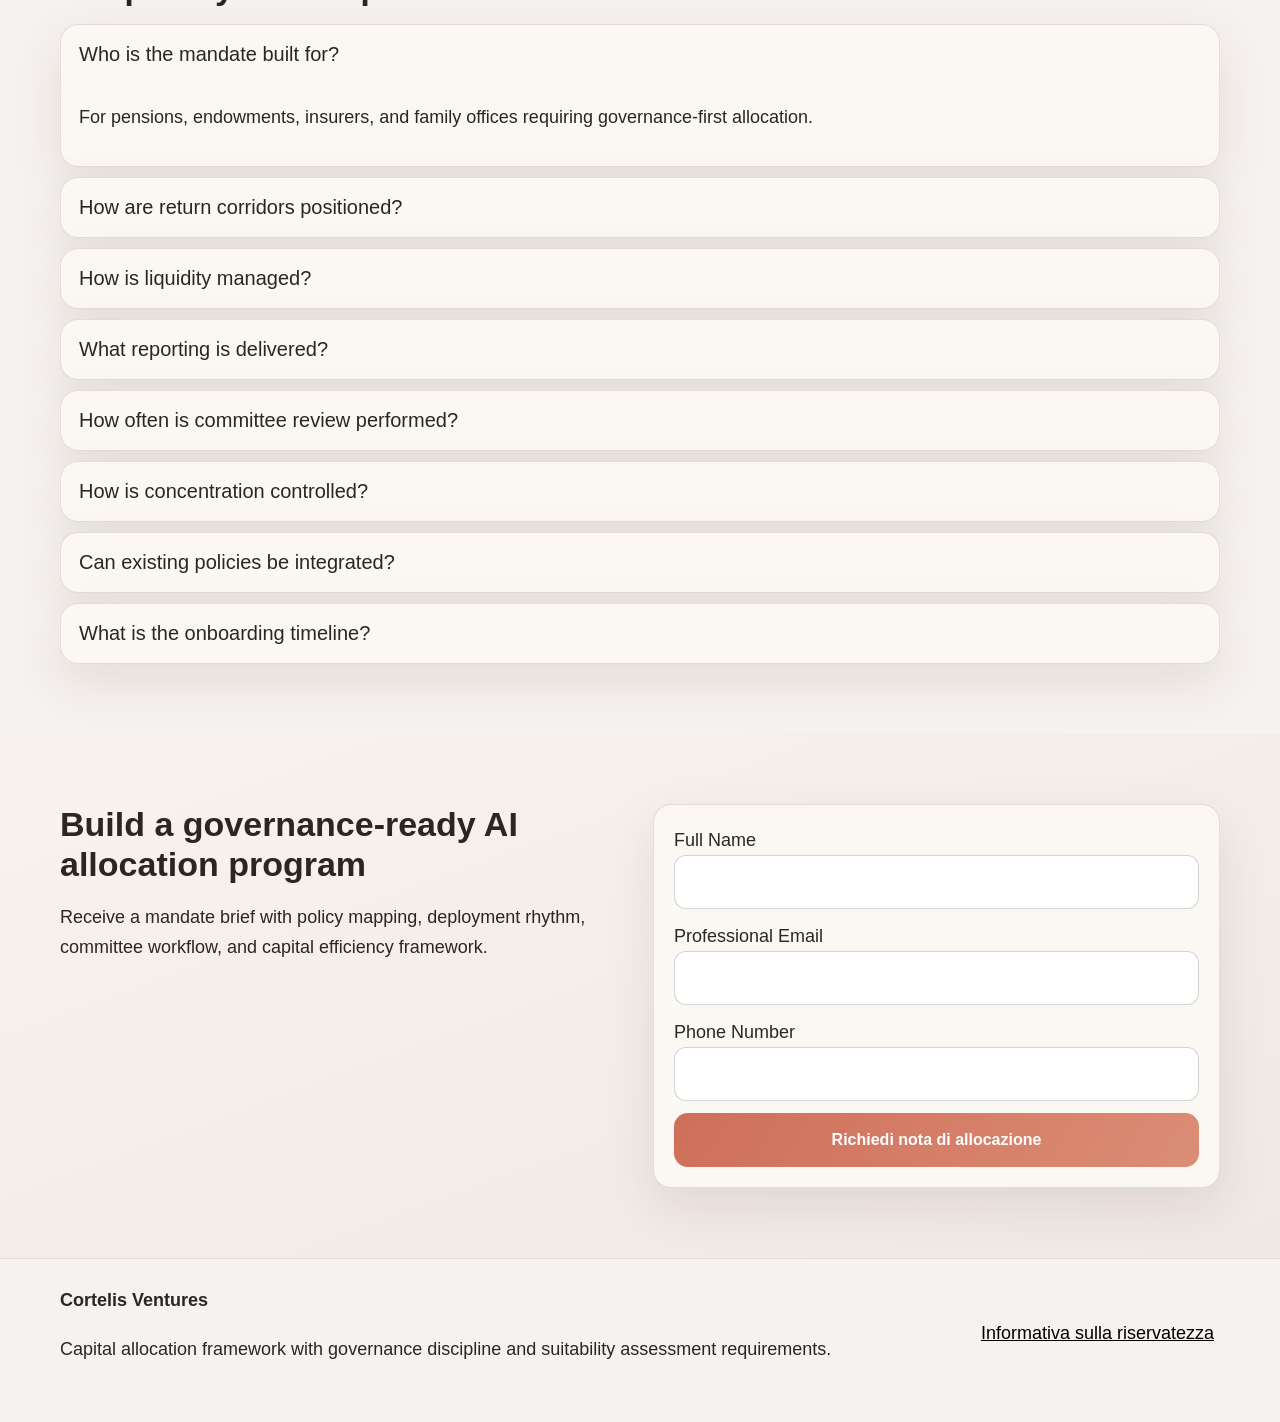
<file: it/index.html>
<!DOCTYPE html>
<html lang="it" data-page-language="Italiano">
<head>
  <meta charset="UTF-8" />
  <meta name="viewport" content="width=device-width, initial-scale=1.0" />
  <title>Cortelis Ventures | Mandato istituzionale per investimenti IA</title>
  <meta name="description" content="Piattaforma premium per fondi pensione, fondazioni e family office con allocazione IA guidata da governance e corridoi obiettivo disciplinati." />
  <meta name="keywords" content="Cortelis Ventures, investimenti IA, institutionele allocatie" />
  <link rel="canonical" href="../it/index.html" />
  <link rel="alternate" hreflang="en" href="../index.html" />
  <link rel="alternate" hreflang="de" href="../de/index.html" />
  <link rel="alternate" hreflang="fr" href="../fr/index.html" />
  <link rel="alternate" hreflang="es" href="../es/index.html" />
  <link rel="alternate" hreflang="it" href="../it/index.html" />
  <link rel="alternate" hreflang="tr" href="../tr/index.html" />
  <link rel="alternate" hreflang="pt" href="../pt/index.html" />
  <link rel="alternate" hreflang="ja" href="../jp/index.html" />
  <link rel="alternate" hreflang="sk" href="../sk/index.html" />
  <link rel="alternate" hreflang="nl-BE" href="../be/index.html" />
  <link rel="alternate" hreflang="x-default" href="../index.html" />
  <meta property="og:title" content="Cortelis Ventures | Mandato istituzionale per investimenti IA" />
  <meta property="og:description" content="Piattaforma premium per fondi pensione, fondazioni e family office con allocazione IA guidata da governance e corridoi obiettivo disciplinati." />
  <meta property="og:type" content="website" />
  <meta property="og:url" content="../it/index.html" />
  <meta name="twitter:card" content="summary_large_image" />
  <meta name="twitter:title" content="Cortelis Ventures | Mandato istituzionale per investimenti IA" />
  <meta name="twitter:description" content="Piattaforma premium per fondi pensione, fondazioni e family office con allocazione IA guidata da governance e corridoi obiettivo disciplinati." />
  <link rel="stylesheet" href="../assets/style.css" />
</head>
<body>
<div class="site-bg-glow glow-a"></div><div class="site-bg-glow glow-b"></div>
<header class="site-header"><div class="container header-inner">
<div class="brand">Cortelis Ventures</div>
<nav class="desktop-nav" aria-label="Primary"><a href="#hero" class="nav-link">Mandato</a><a href="#market" class="nav-link">Mercato</a><a href="#model" class="nav-link">Modello</a><a href="#process" class="nav-link">Esecuzione</a><a href="#metrics" class="nav-link">Metriche</a><a href="#insights" class="nav-link">Analisi</a><a href="#risk" class="nav-link">Rischio</a><a href="#reviews" class="nav-link">Pareri</a><a href="#faq" class="nav-link">FAQ</a></nav>
<div class="header-right">
<div class="lang-dropdown" data-dropdown>
<button class="lang-active" aria-haspopup="true" aria-expanded="false">Italiano</button>
<div class="lang-menu" role="menu"><a href="../index.html" class="lang-option"><svg viewBox="0 0 60 40" aria-hidden="true"><rect width="60" height="40" fill="#1f3f8f"/><path d="M0 0l60 40M60 0L0 40" stroke="#f2f2f2" stroke-width="8"/><path d="M0 0l60 40M60 0L0 40" stroke="#c93a3a" stroke-width="4"/><path d="M30 0v40M0 20h60" stroke="#f2f2f2" stroke-width="12"/><path d="M30 0v40M0 20h60" stroke="#c93a3a" stroke-width="7"/></svg><span>English</span></a><a href="../de/index.html" class="lang-option"><svg viewBox="0 0 60 40" aria-hidden="true"><rect width="60" height="13.3" y="0" fill="#1b1b1b"/><rect width="60" height="13.3" y="13.3" fill="#bb2020"/><rect width="60" height="13.4" y="26.6" fill="#f1c54c"/></svg><span>Deutsch</span></a><a href="../fr/index.html" class="lang-option"><svg viewBox="0 0 60 40" aria-hidden="true"><rect width="20" height="40" fill="#2c4ea8"/><rect x="20" width="20" height="40" fill="#ececec"/><rect x="40" width="20" height="40" fill="#d54444"/></svg><span>Français</span></a><a href="../es/index.html" class="lang-option"><svg viewBox="0 0 60 40" aria-hidden="true"><rect width="60" height="10" y="0" fill="#bf2d2d"/><rect width="60" height="20" y="10" fill="#f2cb48"/><rect width="60" height="10" y="30" fill="#bf2d2d"/></svg><span>Español</span></a><a href="../it/index.html" class="lang-option"><svg viewBox="0 0 60 40" aria-hidden="true"><rect width="20" height="40" fill="#2f8a55"/><rect x="20" width="20" height="40" fill="#ececec"/><rect x="40" width="20" height="40" fill="#d54444"/></svg><span>Italiano</span></a><a href="../tr/index.html" class="lang-option"><svg viewBox="0 0 60 40" aria-hidden="true"><rect width="60" height="40" fill="#c92f3f"/><circle cx="27" cy="20" r="9" fill="#fff"/><circle cx="30" cy="20" r="7" fill="#c92f3f"/><polygon points="37,20 44,17 44,23" fill="#fff"/></svg><span>Türkçe</span></a><a href="../pt/index.html" class="lang-option"><svg viewBox="0 0 60 40" aria-hidden="true"><rect width="24" height="40" fill="#2b7f4f"/><rect x="24" width="36" height="40" fill="#c53e3e"/><circle cx="24" cy="20" r="6" fill="#f5d77b"/></svg><span>Português</span></a><a href="../jp/index.html" class="lang-option"><svg viewBox="0 0 60 40" aria-hidden="true"><rect width="60" height="40" fill="#f3f3f3"/><circle cx="30" cy="20" r="10" fill="#c93b49"/></svg><span>日本語</span></a><a href="../sk/index.html" class="lang-option"><svg viewBox="0 0 60 40" aria-hidden="true"><rect width="60" height="13.3" fill="#f4f4f4"/><rect y="13.3" width="60" height="13.3" fill="#2f5ea9"/><rect y="26.6" width="60" height="13.4" fill="#c53e3e"/></svg><span>Slovenčina</span></a><a href="../be/index.html" class="lang-option"><svg viewBox="0 0 60 40" aria-hidden="true"><rect width="60" height="40" fill="#1f1f1f"/><path d="M0 0h60v13.3H0z" fill="#1b1b1b"/><path d="M0 13.3h60v13.3H0z" fill="#f2c74f"/><path d="M0 26.6h60V40H0z" fill="#d54a4a"/></svg><span>Nederlands</span></a></div>
</div>
<a href="#lead-form" class="btn btn-primary">Richiedi nota di allocazione</a>
<button class="burger" aria-label="Menu" data-burger><span></span><span></span><span></span></button>
</div></div></header>
<div class="mobile-drawer" data-drawer><div class="drawer-panel"><button class="drawer-close" data-drawer-close aria-label="Chiudi">×</button><nav class="drawer-nav"><a href="#hero" class="nav-link">Mandato</a><a href="#market" class="nav-link">Mercato</a><a href="#model" class="nav-link">Modello</a><a href="#process" class="nav-link">Esecuzione</a><a href="#metrics" class="nav-link">Metriche</a><a href="#insights" class="nav-link">Analisi</a><a href="#risk" class="nav-link">Rischio</a><a href="#reviews" class="nav-link">Pareri</a><a href="#faq" class="nav-link">FAQ</a><a href="../index.html">English</a><a href="../de/index.html">Deutsch</a><a href="../fr/index.html">Français</a><a href="../es/index.html">Español</a><a href="../it/index.html">Italiano</a><a href="../tr/index.html">Türkçe</a><a href="../pt/index.html">Português</a><a href="../jp/index.html">日本語</a><a href="../sk/index.html">Slovenčina</a><a href="../be/index.html">Nederlands</a></nav><a href="#lead-form" class="btn btn-primary">Richiedi nota di allocazione</a></div></div>
<main>
<section id="hero" class="hero"><div class="container hero-grid">
<div><p class="eyebrow">Cortelis Ventures · investimenti IA</p><h1>Mandato istituzionale di allocazione IA per fondi pensione, fondazioni e family office</h1><p>Cortelis Ventures struttura investimenti IA guidati da governance per istituzioni che richiedono disciplina verificabile, pianificazione di liquidità e reportistica da consiglio.</p><p>Il mandato privilegia efficienza del capitale corretta per il rischio tramite esposizione diversificata alla catena del valore IA e finestre di esecuzione controllate.</p>
<div class="return-module"><h2>Corridoio obiettivo</h2><div class="return-row"><div><strong>Obiettivo mensile 8–15%</strong><span>Obiettivi sotto disciplina di governance, mai garantiti.</span></div><div><strong>Intervallo annualizzato 80–200%</strong><span>Obiettivi sotto disciplina di governance, mai garantiti.</span></div></div></div>
<div class="hero-cards"><article><h3>Governance</h3><p>IC cadence, mandate checkpoints, auditable decision logs, and documented override protocol for stressed periods.</p></article><article><h3>Liquidity</h3><p>Rolling liquidity ladder with sleeve-level windows, settlement controls, and treasury coordination for capital calls.</p></article><article><h3>Allocation</h3><p>Core, tactical, and opportunistic sleeves with strict position caps and scenario-based rebalance triggers.</p></article></div>
</div>
<form id="lead-form" class="lead-form"><h3>Richiedi nota di allocazione</h3><label>Full Name<input type="text" required></label><label>Professional Email<input type="email" required></label><label>Phone Number<input type="tel" required></label><button class="btn btn-primary" type="submit">Richiedi nota di allocazione</button></form>
</div></section>
<section id="market" class="section alt"><div class="container split"><div><h2>Profondità di mercato degli investimenti IA istituzionali</h2><p>AI adoption now spans enterprise automation, defense analytics, healthcare diagnostics, and industrial optimization. Institutions require disciplined entry points rather than speculative exposure.</p><p>Our market map connects infrastructure, model operations, and distribution channels to define where durable cash conversion can be captured.</p></div><div class="kpi-hierarchy"><div class="kpi-main">34 jurisdictions monitored</div><div class="kpi-subgrid"><div><b>19</b><span>regulated counterparties</span></div><div><b>12</b><span>due diligence streams</span></div><div><b>7</b><span>exit channels pre-mapped</span></div></div></div></div></section>
<section id="model" class="section"><div class="container split reverse"><div class="allocation-bar"><h3>Modello di allocazione con governance</h3><div class="stack"><span style="width:40%">Core 40%</span><span style="width:35%">Tactical 35%</span><span style="width:25%">Special 25%</span></div><p>Baseline comparison against broad technology indices indicates superior downside containment under policy shocks.</p></div><div><h2>Mandate construction framework</h2><ul><li>Board charter alignment and policy guardrails</li><li>Sleeve-level exposure thresholds</li><li>Counterparty concentration oversight</li><li>Cash management and redemption calendars</li></ul></div></div></section>
<section id="process" class="section dark"><div class="container"><h2>Execution timeline with quantified deliverables</h2><div class="timeline"><article><h3>Week 1–2</h3><p>Policy mapping, legal intake, benchmark selection, committee sign-off package.</p></article><article><h3>Week 3–5</h3><p>Screening matrix, diligence calls, scenario pack, treasury coordination map.</p></article><article><h3>Week 6–8</h3><p>Initial deployment, compliance attestation, monitoring dashboard, escalation pathways.</p></article><article><h3>Week 9+</h3><p>Rebalance windows, manager review loops, attribution reporting, mandate refinement.</p></article></div></div></section>
<section id="metrics" class="section"><div class="container grid-3"><article class="ring-card"><h3>Capture efficiency</h3><div class="ring" style="--pct:78"><span>78%</span></div><p>Measures conversion of approved opportunities into executed allocations within policy limits.</p></article><article class="compare-card"><h3>Mandate vs baseline</h3><div class="bars"><div><span>Mandate corridor</span><i style="width:72%"></i></div><div><span>Market baseline</span><i style="width:54%"></i></div></div><p>Higher efficiency with moderated drawdown profile across stress windows.</p></article><article class="waterfall-card"><h3>Driver waterfall</h3><div class="wf"><span>Selection +2.1</span><span>Execution +1.8</span><span>Timing +1.3</span><span>Cost -0.6</span></div><p>Shows additive contribution drivers and operational drag components.</p></article></div></section>
<section id="insights" class="section alt"><div class="container split"><div><h2>Committee insights and interpretation</h2><p>Each monthly packet includes attribution, policy compliance checks, liquidity ladder status, and a concise recommendation matrix for the next voting cycle.</p><p>Investor implication: capital can be reallocated between sleeves without breaking mandate integrity.</p></div><div class="scenario"><h3>Scenario columns</h3><div class="scenario-grid"><div><b>Base</b><p>Stable adoption, policy continuity, gradual spread compression.</p></div><div><b>Upside</b><p>Demand acceleration in regulated sectors and stronger operating leverage.</p></div><div><b>Downside</b><p>Temporary valuation reset; liquidity pacing and hedging protocol activated.</p></div></div></div></div></section>
<section id="risk" class="section"><div class="container split reverse"><div class="risk-matrix"><h3>Risk matrix with mitigation</h3><div class="matrix"><span>Market</span><span>Operations</span><span>Legal</span><span>Liquidity</span></div><ul><li>Position caps and stop-go rules</li><li>Independent valuation committee</li><li>Jurisdiction screening before deployment</li><li>Treasury buffer sized to redemption ladder</li></ul></div><div><h2>Risk governance stack</h2><p>Controls are layered across mandate design, execution, and post-trade validation. Every risk bucket links to an actionable mitigation owner and escalation deadline.</p></div></div></section>
<section id="reviews" class="section alt"><div class="container"><h2>Institutional reviews</h2><div class="reviews-grid"><article><div class="review-head"><div class="initials">AM</div><strong>Ana Morales <span>VERIFIED</span></strong></div><p class="title">Chief Investment Officer · Madrid</p><p>“The committee valued the clarity of attribution and the discipline of the liquidity framework.”</p></article><article><div class="review-head"><div class="initials">LS</div><strong>Lukas Schneider <span>VERIFIED</span></strong></div><p class="title">Foundation Board Member · Zürich</p><p>“Execution memos are concise, defensible, and immediately usable in governance meetings.”</p></article><article><div class="review-head"><div class="initials">CT</div><strong>Claire Tremblay <span>VERIFIED</span></strong></div><p class="title">Family Office Director · Montréal</p><p>“Scenario planning gave us confidence during policy volatility and valuation dispersion.”</p></article><article><div class="review-head"><div class="initials">DK</div><strong>Daan Kerstens <span>VERIFIED</span></strong></div><p class="title">Pension Committee Lead · Antwerpen</p><p>“We obtained structured AI exposure without sacrificing oversight or cash planning.”</p></article></div></div></section>
<section id="faq" class="section"><div class="container"><h2>Frequently asked questions</h2><div class="faq-list"><article class="faq-item"><button aria-expanded="true">Who is the mandate built for?</button><div class="faq-content" ><p>For pensions, endowments, insurers, and family offices requiring governance-first allocation.</p></div></article><article class="faq-item"><button aria-expanded="false">How are return corridors positioned?</button><div class="faq-content" hidden><p>As disciplined objectives tied to allocation sleeves, never as unconditional promises.</p></div></article><article class="faq-item"><button aria-expanded="false">How is liquidity managed?</button><div class="faq-content" hidden><p>Through a rolling ladder that aligns expected exits, treasury needs, and stress scenarios.</p></div></article><article class="faq-item"><button aria-expanded="false">What reporting is delivered?</button><div class="faq-content" hidden><p>Board-ready packs with attribution, compliance checks, and forward recommendations.</p></div></article><article class="faq-item"><button aria-expanded="false">How often is committee review performed?</button><div class="faq-content" hidden><p>Formal monthly voting cadence plus event-driven extraordinary sessions.</p></div></article><article class="faq-item"><button aria-expanded="false">How is concentration controlled?</button><div class="faq-content" hidden><p>Issuer, sector, and strategy caps with automatic escalation on threshold breaches.</p></div></article><article class="faq-item"><button aria-expanded="false">Can existing policies be integrated?</button><div class="faq-content" hidden><p>Yes, mandates are mapped to current investment policy statements before deployment.</p></div></article><article class="faq-item"><button aria-expanded="false">What is the onboarding timeline?</button><div class="faq-content" hidden><p>Most institutions complete onboarding and first allocation cycle within eight weeks.</p></div></article></div></div></section>
<section class="section final-cta"><div class="container split"><div><h2>Build a governance-ready AI allocation program</h2><p>Receive a mandate brief with policy mapping, deployment rhythm, committee workflow, and capital efficiency framework.</p></div><form class="lead-form"><label>Full Name<input type="text" required></label><label>Professional Email<input type="email" required></label><label>Phone Number<input type="tel" required></label><button class="btn btn-primary" type="submit">Richiedi nota di allocazione</button></form></div></section>
</main>
<footer class="site-footer"><div class="container footer-inner"><div><strong>Cortelis Ventures</strong><p>Capital allocation framework with governance discipline and suitability assessment requirements.</p></div><button class="privacy-link" data-open-privacy>Informativa sulla riservatezza</button></div></footer>
<div class="modal" data-privacy-modal aria-hidden="true"><div class="modal-card" role="dialog" aria-modal="true"><button class="modal-x" data-close-privacy aria-label="Chiudi">×</button><h2>Informativa sulla riservatezza</h2><div class="modal-body"><h3>Introduction</h3><p>Cortelis Ventures processes professional contact data only for mandate communication and suitability screening.</p><h3>Data collection</h3><p>We collect name, institutional email, phone number, and interaction timestamps submitted through forms.</p><h3>Legal basis</h3><p>Processing relies on legitimate interest and pre-contractual institutional communication duties.</p><h3>Cookies</h3><p>Only functional storage for interface continuity and accessibility preferences is used.</p><h3>Retention</h3><p>Lead data is retained for a defined review cycle and removed when no institutional relevance remains.</p><h3>Third-party sharing</h3><p>Data is shared only with audited service providers under contractual confidentiality obligations.</p><h3>Security</h3><p>Encryption in transit, controlled access, and periodic control testing protect submitted data.</p><h3>User rights</h3><p>Users may request access, correction, restriction, portability, and erasure where applicable.</p><h3>International transfers</h3><p>Cross-border transfers rely on approved safeguards and documented transfer assessments.</p><h3>Industry risk disclosure</h3><p>AI-related allocations can face valuation, regulatory, and liquidity variability; governance discipline remains essential.</p><h3>Contact</h3><p>Contact: compliance@cortelisventures.com</p></div><div class="modal-footer"><button class="btn btn-secondary" data-close-privacy>Chiudi</button></div></div></div>
<script src="../assets/app.js" defer></script>
<script type="application/ld+json">{"@context":"https://schema.org","@type":"Organization","name":"Cortelis Ventures","url":"../it/index.html"}</script>
<script type="application/ld+json">{"@context":"https://schema.org","@type":"WebSite","name":"Cortelis Ventures","url":"../it/index.html"}</script>
<script type="application/ld+json">{"@context":"https://schema.org","@type":"FAQPage","mainEntity":[{"@type":"Question","name":"Who is the mandate built for?","acceptedAnswer":{"@type":"Answer","text":"For pensions, endowments, insurers, and family offices."}}]}</script>
<script type="application/ld+json">{"@context":"https://schema.org","@type":"Review","itemReviewed":{"@type":"Organization","name":"Cortelis Ventures"},"author":{"@type":"Person","name":"Ana Morales"},"reviewBody":"Structured governance and transparent reporting."}</script>
</body></html>
</file>
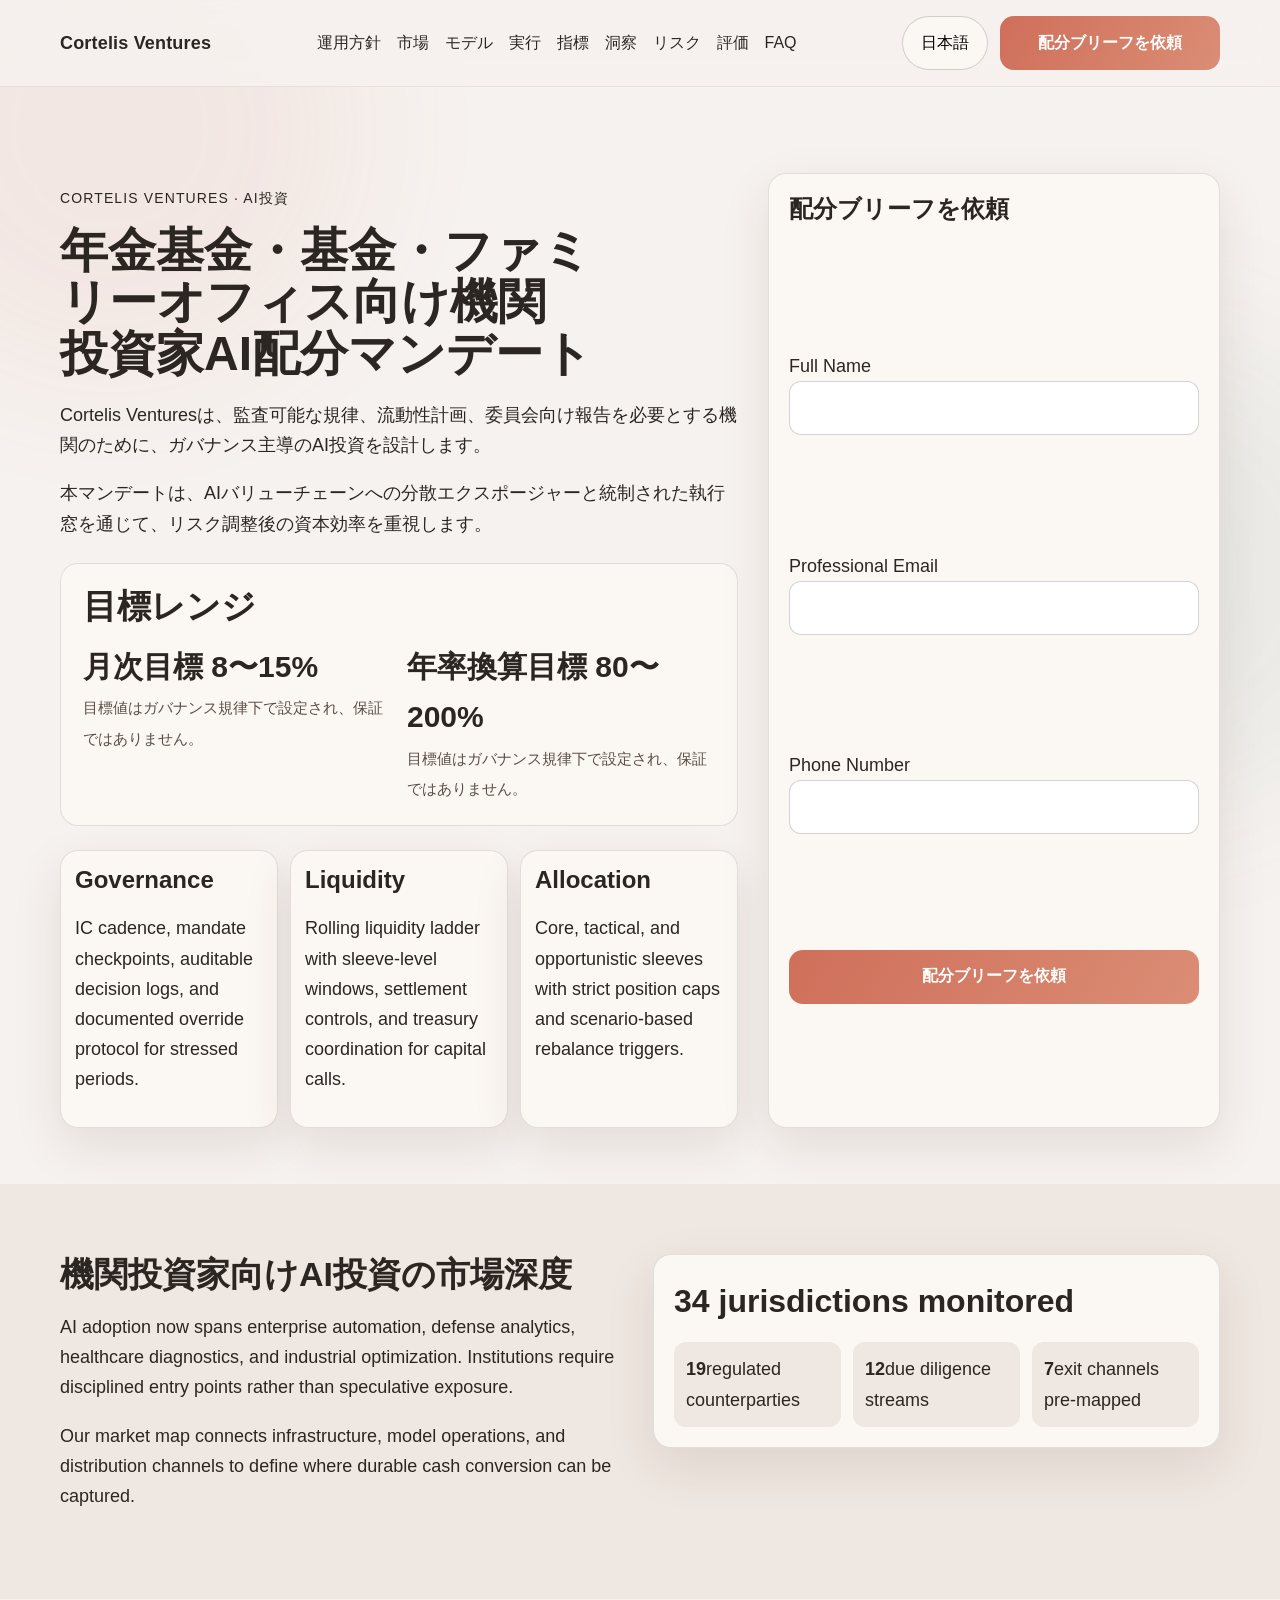
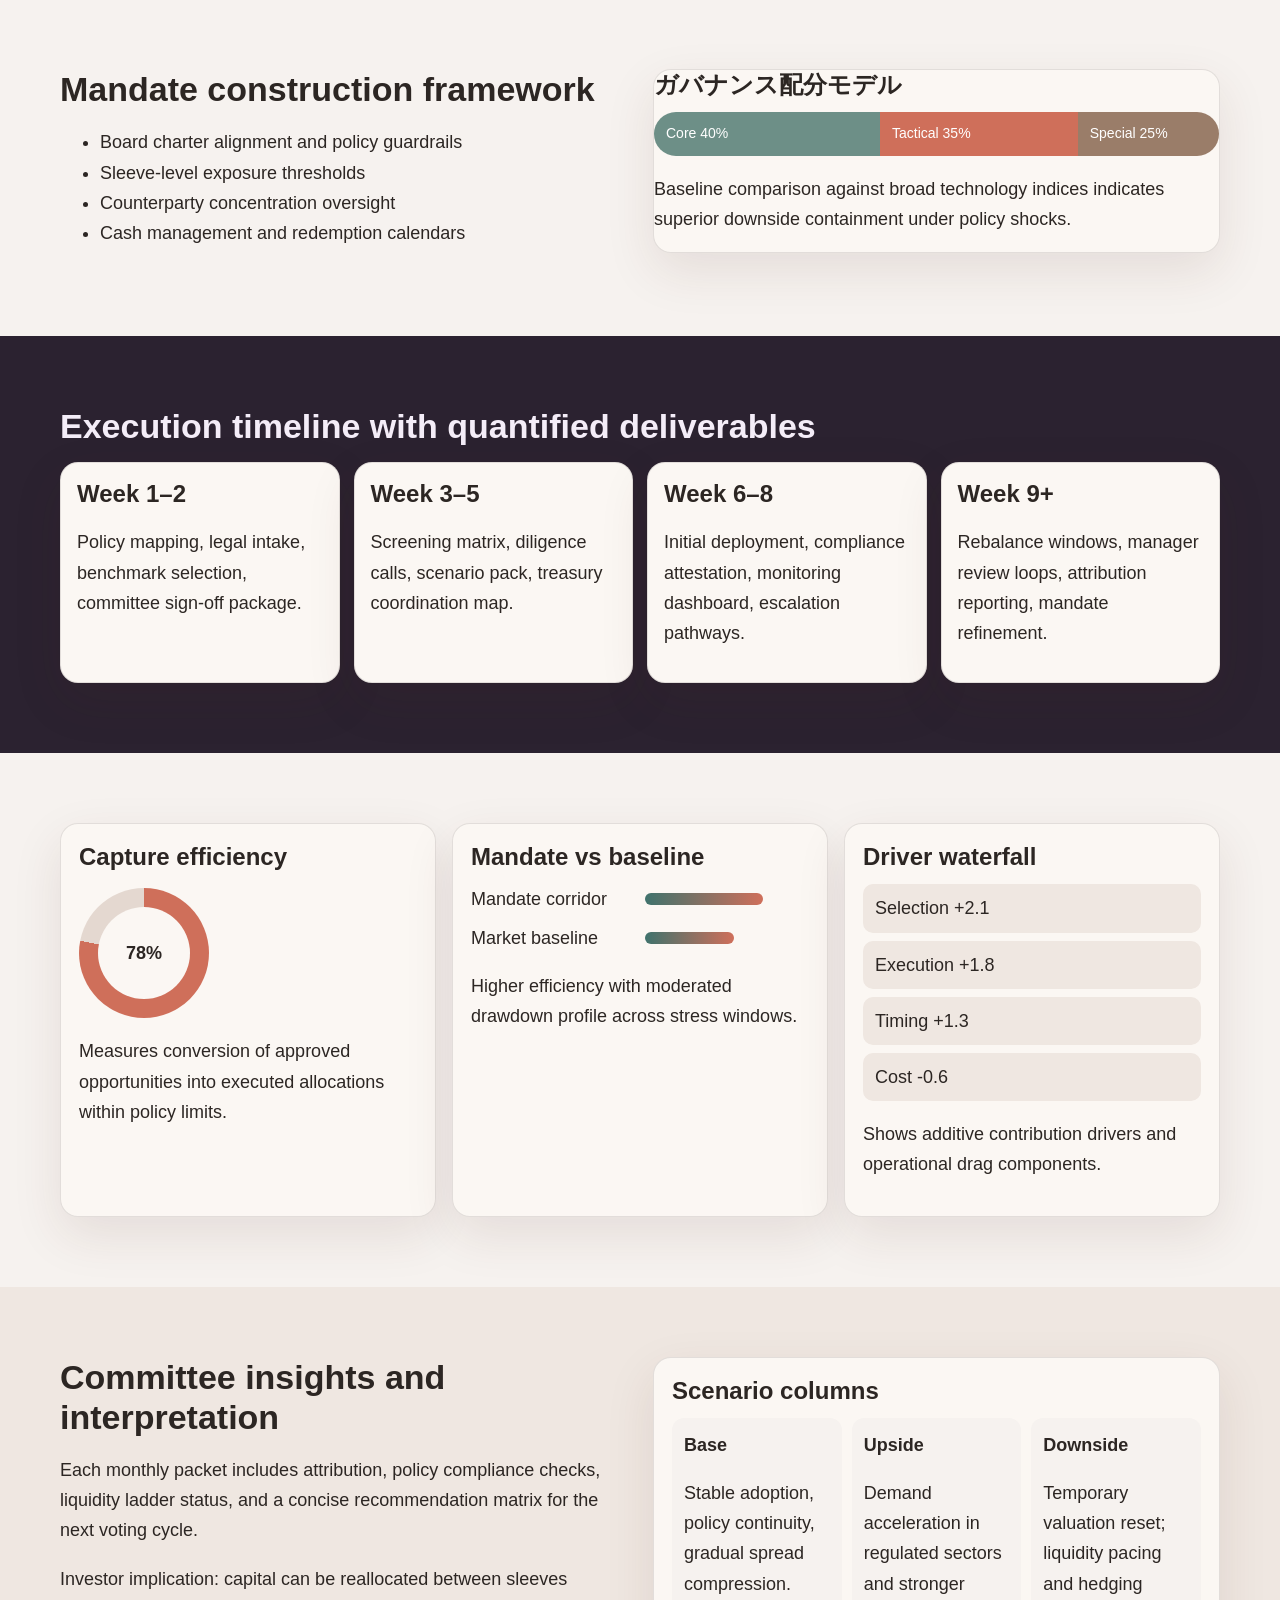
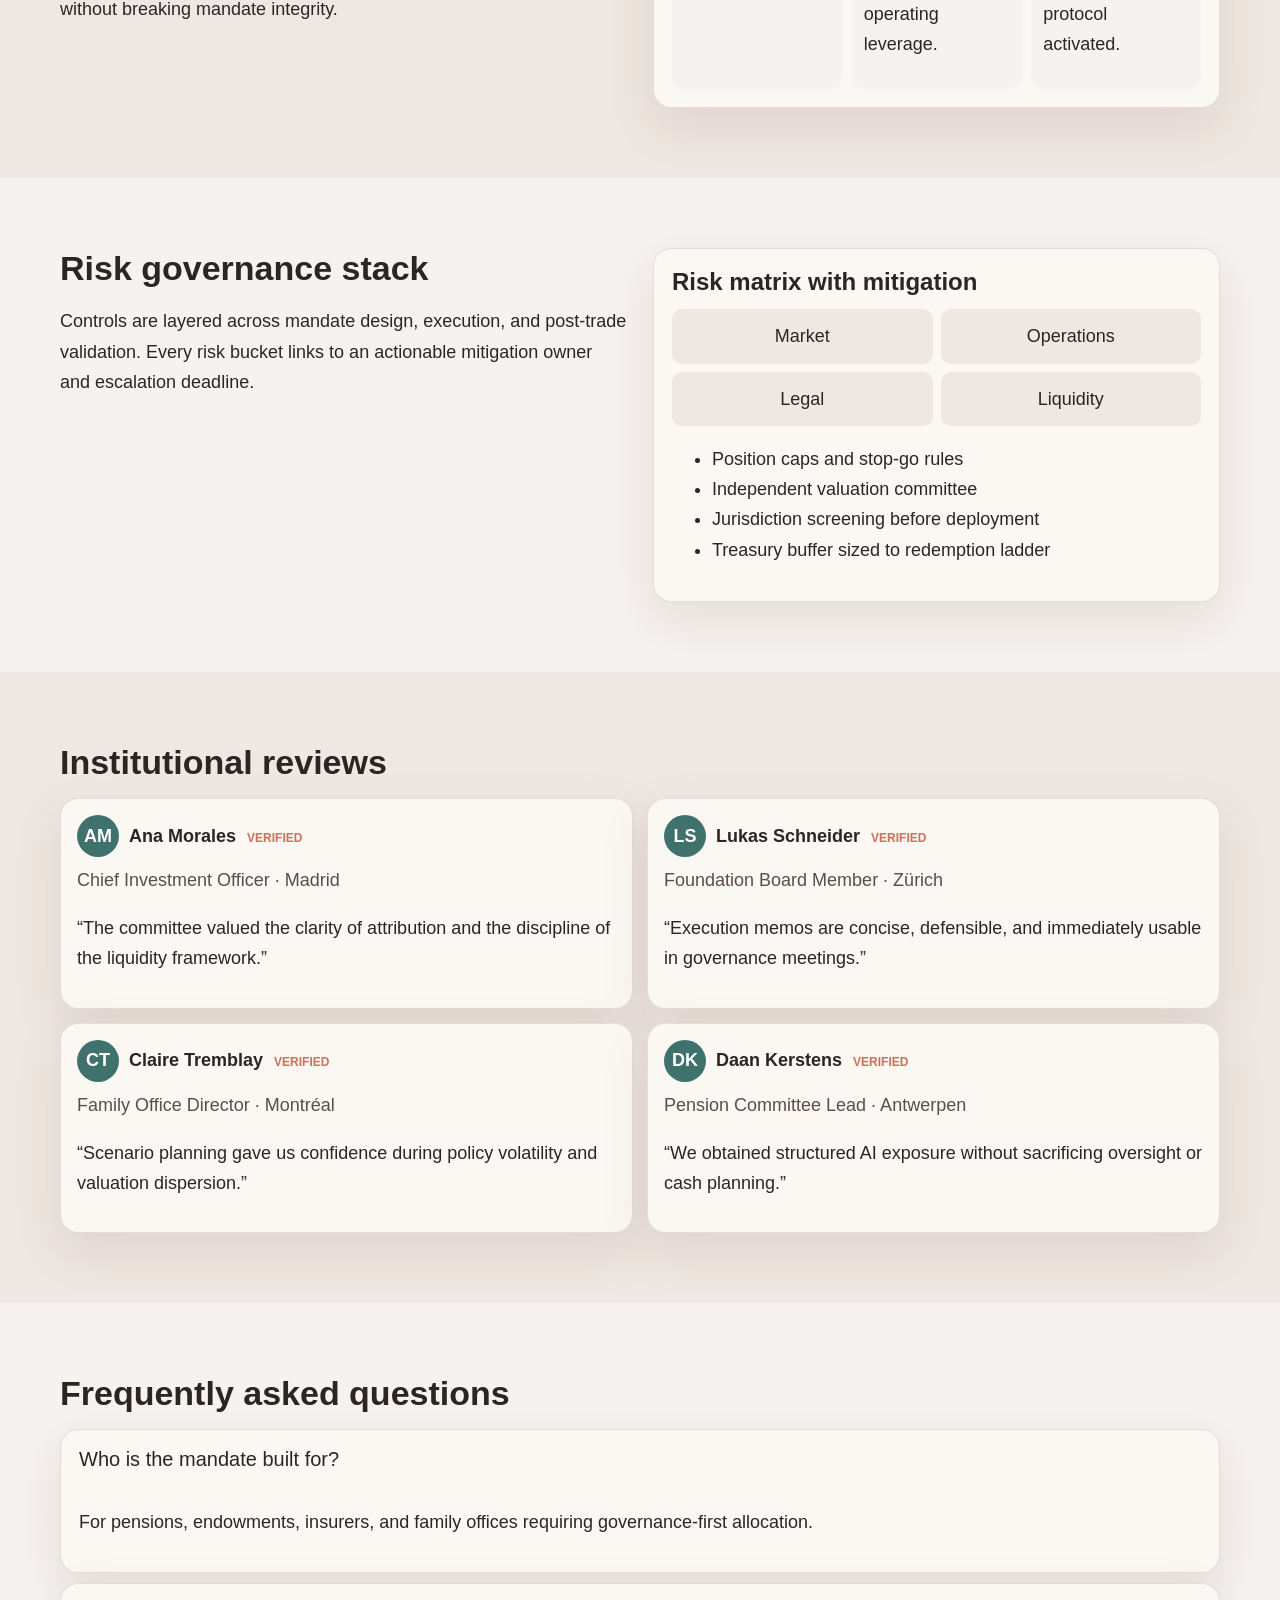
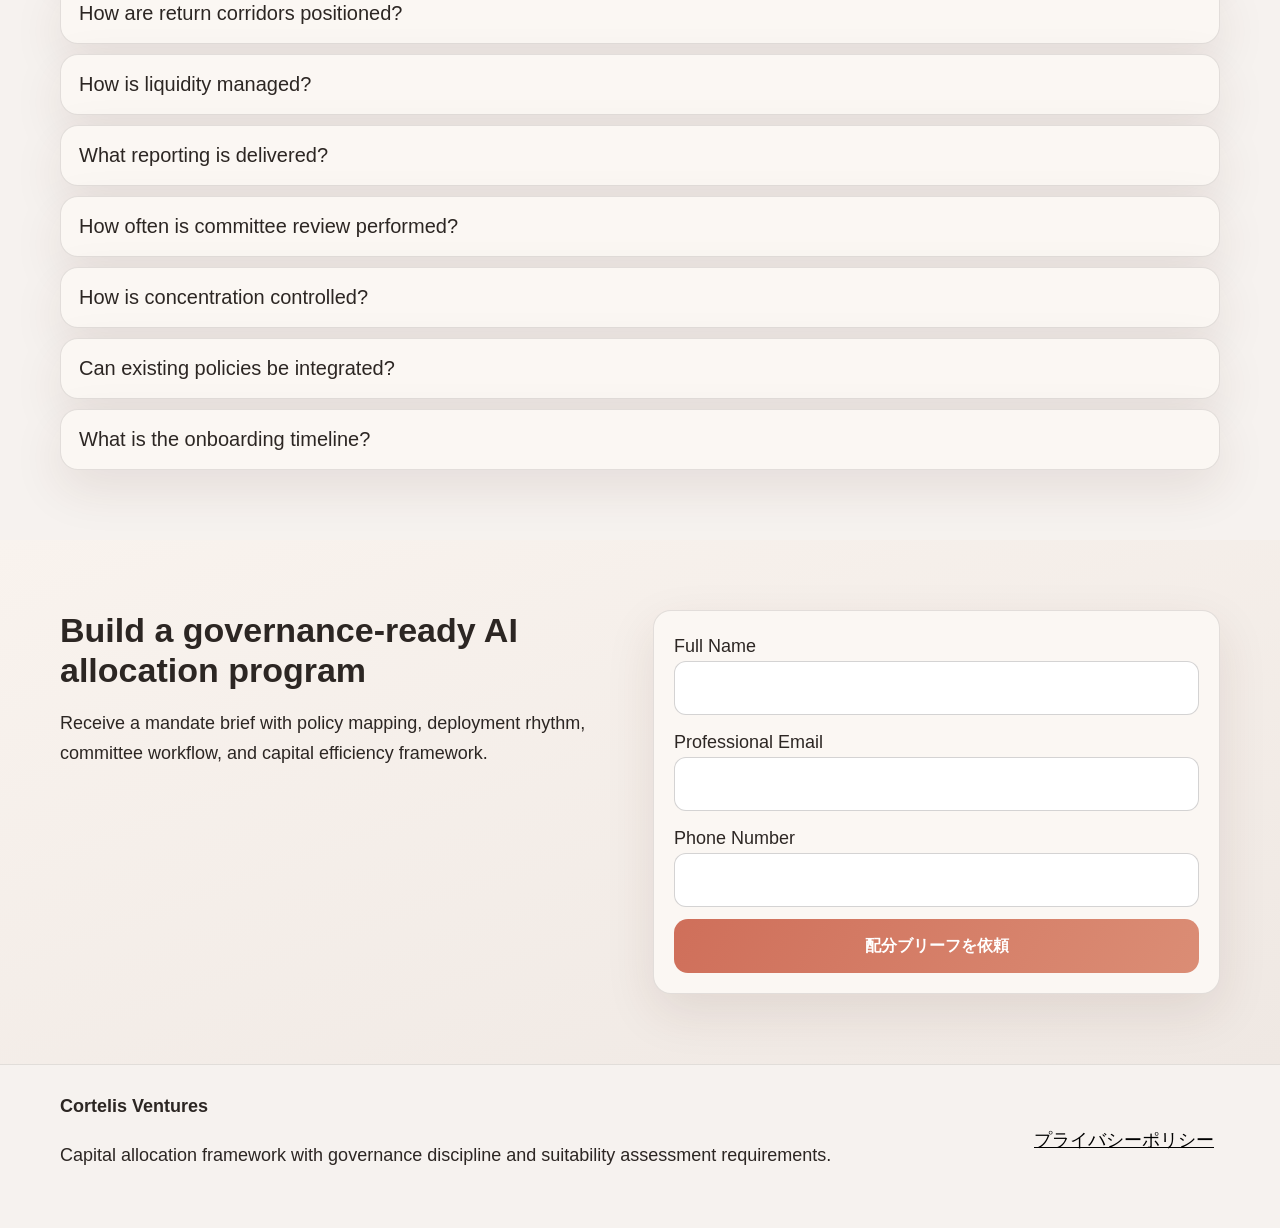
<file: jp/index.html>
<!DOCTYPE html>
<html lang="ja" data-page-language="日本語">
<head>
  <meta charset="UTF-8" />
  <meta name="viewport" content="width=device-width, initial-scale=1.0" />
  <title>Cortelis Ventures | 機関投資家向けAI投資マンデート</title>
  <meta name="description" content="年金基金・基金・ファミリーオフィス向けに、ガバナンス主導のAI配分と規律ある目標レンジを提供するプレミアムサイト。" />
  <meta name="keywords" content="Cortelis Ventures, AI投資, institutionele allocatie" />
  <link rel="canonical" href="../jp/index.html" />
  <link rel="alternate" hreflang="en" href="../index.html" />
  <link rel="alternate" hreflang="de" href="../de/index.html" />
  <link rel="alternate" hreflang="fr" href="../fr/index.html" />
  <link rel="alternate" hreflang="es" href="../es/index.html" />
  <link rel="alternate" hreflang="it" href="../it/index.html" />
  <link rel="alternate" hreflang="tr" href="../tr/index.html" />
  <link rel="alternate" hreflang="pt" href="../pt/index.html" />
  <link rel="alternate" hreflang="ja" href="../jp/index.html" />
  <link rel="alternate" hreflang="sk" href="../sk/index.html" />
  <link rel="alternate" hreflang="nl-BE" href="../be/index.html" />
  <link rel="alternate" hreflang="x-default" href="../index.html" />
  <meta property="og:title" content="Cortelis Ventures | 機関投資家向けAI投資マンデート" />
  <meta property="og:description" content="年金基金・基金・ファミリーオフィス向けに、ガバナンス主導のAI配分と規律ある目標レンジを提供するプレミアムサイト。" />
  <meta property="og:type" content="website" />
  <meta property="og:url" content="../jp/index.html" />
  <meta name="twitter:card" content="summary_large_image" />
  <meta name="twitter:title" content="Cortelis Ventures | 機関投資家向けAI投資マンデート" />
  <meta name="twitter:description" content="年金基金・基金・ファミリーオフィス向けに、ガバナンス主導のAI配分と規律ある目標レンジを提供するプレミアムサイト。" />
  <link rel="stylesheet" href="../assets/style.css" />
</head>
<body>
<div class="site-bg-glow glow-a"></div><div class="site-bg-glow glow-b"></div>
<header class="site-header"><div class="container header-inner">
<div class="brand">Cortelis Ventures</div>
<nav class="desktop-nav" aria-label="Primary"><a href="#hero" class="nav-link">運用方針</a><a href="#market" class="nav-link">市場</a><a href="#model" class="nav-link">モデル</a><a href="#process" class="nav-link">実行</a><a href="#metrics" class="nav-link">指標</a><a href="#insights" class="nav-link">洞察</a><a href="#risk" class="nav-link">リスク</a><a href="#reviews" class="nav-link">評価</a><a href="#faq" class="nav-link">FAQ</a></nav>
<div class="header-right">
<div class="lang-dropdown" data-dropdown>
<button class="lang-active" aria-haspopup="true" aria-expanded="false">日本語</button>
<div class="lang-menu" role="menu"><a href="../index.html" class="lang-option"><svg viewBox="0 0 60 40" aria-hidden="true"><rect width="60" height="40" fill="#1f3f8f"/><path d="M0 0l60 40M60 0L0 40" stroke="#f2f2f2" stroke-width="8"/><path d="M0 0l60 40M60 0L0 40" stroke="#c93a3a" stroke-width="4"/><path d="M30 0v40M0 20h60" stroke="#f2f2f2" stroke-width="12"/><path d="M30 0v40M0 20h60" stroke="#c93a3a" stroke-width="7"/></svg><span>English</span></a><a href="../de/index.html" class="lang-option"><svg viewBox="0 0 60 40" aria-hidden="true"><rect width="60" height="13.3" y="0" fill="#1b1b1b"/><rect width="60" height="13.3" y="13.3" fill="#bb2020"/><rect width="60" height="13.4" y="26.6" fill="#f1c54c"/></svg><span>Deutsch</span></a><a href="../fr/index.html" class="lang-option"><svg viewBox="0 0 60 40" aria-hidden="true"><rect width="20" height="40" fill="#2c4ea8"/><rect x="20" width="20" height="40" fill="#ececec"/><rect x="40" width="20" height="40" fill="#d54444"/></svg><span>Français</span></a><a href="../es/index.html" class="lang-option"><svg viewBox="0 0 60 40" aria-hidden="true"><rect width="60" height="10" y="0" fill="#bf2d2d"/><rect width="60" height="20" y="10" fill="#f2cb48"/><rect width="60" height="10" y="30" fill="#bf2d2d"/></svg><span>Español</span></a><a href="../it/index.html" class="lang-option"><svg viewBox="0 0 60 40" aria-hidden="true"><rect width="20" height="40" fill="#2f8a55"/><rect x="20" width="20" height="40" fill="#ececec"/><rect x="40" width="20" height="40" fill="#d54444"/></svg><span>Italiano</span></a><a href="../tr/index.html" class="lang-option"><svg viewBox="0 0 60 40" aria-hidden="true"><rect width="60" height="40" fill="#c92f3f"/><circle cx="27" cy="20" r="9" fill="#fff"/><circle cx="30" cy="20" r="7" fill="#c92f3f"/><polygon points="37,20 44,17 44,23" fill="#fff"/></svg><span>Türkçe</span></a><a href="../pt/index.html" class="lang-option"><svg viewBox="0 0 60 40" aria-hidden="true"><rect width="24" height="40" fill="#2b7f4f"/><rect x="24" width="36" height="40" fill="#c53e3e"/><circle cx="24" cy="20" r="6" fill="#f5d77b"/></svg><span>Português</span></a><a href="../jp/index.html" class="lang-option"><svg viewBox="0 0 60 40" aria-hidden="true"><rect width="60" height="40" fill="#f3f3f3"/><circle cx="30" cy="20" r="10" fill="#c93b49"/></svg><span>日本語</span></a><a href="../sk/index.html" class="lang-option"><svg viewBox="0 0 60 40" aria-hidden="true"><rect width="60" height="13.3" fill="#f4f4f4"/><rect y="13.3" width="60" height="13.3" fill="#2f5ea9"/><rect y="26.6" width="60" height="13.4" fill="#c53e3e"/></svg><span>Slovenčina</span></a><a href="../be/index.html" class="lang-option"><svg viewBox="0 0 60 40" aria-hidden="true"><rect width="60" height="40" fill="#1f1f1f"/><path d="M0 0h60v13.3H0z" fill="#1b1b1b"/><path d="M0 13.3h60v13.3H0z" fill="#f2c74f"/><path d="M0 26.6h60V40H0z" fill="#d54a4a"/></svg><span>Nederlands</span></a></div>
</div>
<a href="#lead-form" class="btn btn-primary">配分ブリーフを依頼</a>
<button class="burger" aria-label="Menu" data-burger><span></span><span></span><span></span></button>
</div></div></header>
<div class="mobile-drawer" data-drawer><div class="drawer-panel"><button class="drawer-close" data-drawer-close aria-label="閉じる">×</button><nav class="drawer-nav"><a href="#hero" class="nav-link">運用方針</a><a href="#market" class="nav-link">市場</a><a href="#model" class="nav-link">モデル</a><a href="#process" class="nav-link">実行</a><a href="#metrics" class="nav-link">指標</a><a href="#insights" class="nav-link">洞察</a><a href="#risk" class="nav-link">リスク</a><a href="#reviews" class="nav-link">評価</a><a href="#faq" class="nav-link">FAQ</a><a href="../index.html">English</a><a href="../de/index.html">Deutsch</a><a href="../fr/index.html">Français</a><a href="../es/index.html">Español</a><a href="../it/index.html">Italiano</a><a href="../tr/index.html">Türkçe</a><a href="../pt/index.html">Português</a><a href="../jp/index.html">日本語</a><a href="../sk/index.html">Slovenčina</a><a href="../be/index.html">Nederlands</a></nav><a href="#lead-form" class="btn btn-primary">配分ブリーフを依頼</a></div></div>
<main>
<section id="hero" class="hero"><div class="container hero-grid">
<div><p class="eyebrow">Cortelis Ventures · AI投資</p><h1>年金基金・基金・ファミリーオフィス向け機関投資家AI配分マンデート</h1><p>Cortelis Venturesは、監査可能な規律、流動性計画、委員会向け報告を必要とする機関のために、ガバナンス主導のAI投資を設計します。</p><p>本マンデートは、AIバリューチェーンへの分散エクスポージャーと統制された執行窓を通じて、リスク調整後の資本効率を重視します。</p>
<div class="return-module"><h2>目標レンジ</h2><div class="return-row"><div><strong>月次目標 8〜15%</strong><span>目標値はガバナンス規律下で設定され、保証ではありません。</span></div><div><strong>年率換算目標 80〜200%</strong><span>目標値はガバナンス規律下で設定され、保証ではありません。</span></div></div></div>
<div class="hero-cards"><article><h3>Governance</h3><p>IC cadence, mandate checkpoints, auditable decision logs, and documented override protocol for stressed periods.</p></article><article><h3>Liquidity</h3><p>Rolling liquidity ladder with sleeve-level windows, settlement controls, and treasury coordination for capital calls.</p></article><article><h3>Allocation</h3><p>Core, tactical, and opportunistic sleeves with strict position caps and scenario-based rebalance triggers.</p></article></div>
</div>
<form id="lead-form" class="lead-form"><h3>配分ブリーフを依頼</h3><label>Full Name<input type="text" required></label><label>Professional Email<input type="email" required></label><label>Phone Number<input type="tel" required></label><button class="btn btn-primary" type="submit">配分ブリーフを依頼</button></form>
</div></section>
<section id="market" class="section alt"><div class="container split"><div><h2>機関投資家向けAI投資の市場深度</h2><p>AI adoption now spans enterprise automation, defense analytics, healthcare diagnostics, and industrial optimization. Institutions require disciplined entry points rather than speculative exposure.</p><p>Our market map connects infrastructure, model operations, and distribution channels to define where durable cash conversion can be captured.</p></div><div class="kpi-hierarchy"><div class="kpi-main">34 jurisdictions monitored</div><div class="kpi-subgrid"><div><b>19</b><span>regulated counterparties</span></div><div><b>12</b><span>due diligence streams</span></div><div><b>7</b><span>exit channels pre-mapped</span></div></div></div></div></section>
<section id="model" class="section"><div class="container split reverse"><div class="allocation-bar"><h3>ガバナンス配分モデル</h3><div class="stack"><span style="width:40%">Core 40%</span><span style="width:35%">Tactical 35%</span><span style="width:25%">Special 25%</span></div><p>Baseline comparison against broad technology indices indicates superior downside containment under policy shocks.</p></div><div><h2>Mandate construction framework</h2><ul><li>Board charter alignment and policy guardrails</li><li>Sleeve-level exposure thresholds</li><li>Counterparty concentration oversight</li><li>Cash management and redemption calendars</li></ul></div></div></section>
<section id="process" class="section dark"><div class="container"><h2>Execution timeline with quantified deliverables</h2><div class="timeline"><article><h3>Week 1–2</h3><p>Policy mapping, legal intake, benchmark selection, committee sign-off package.</p></article><article><h3>Week 3–5</h3><p>Screening matrix, diligence calls, scenario pack, treasury coordination map.</p></article><article><h3>Week 6–8</h3><p>Initial deployment, compliance attestation, monitoring dashboard, escalation pathways.</p></article><article><h3>Week 9+</h3><p>Rebalance windows, manager review loops, attribution reporting, mandate refinement.</p></article></div></div></section>
<section id="metrics" class="section"><div class="container grid-3"><article class="ring-card"><h3>Capture efficiency</h3><div class="ring" style="--pct:78"><span>78%</span></div><p>Measures conversion of approved opportunities into executed allocations within policy limits.</p></article><article class="compare-card"><h3>Mandate vs baseline</h3><div class="bars"><div><span>Mandate corridor</span><i style="width:72%"></i></div><div><span>Market baseline</span><i style="width:54%"></i></div></div><p>Higher efficiency with moderated drawdown profile across stress windows.</p></article><article class="waterfall-card"><h3>Driver waterfall</h3><div class="wf"><span>Selection +2.1</span><span>Execution +1.8</span><span>Timing +1.3</span><span>Cost -0.6</span></div><p>Shows additive contribution drivers and operational drag components.</p></article></div></section>
<section id="insights" class="section alt"><div class="container split"><div><h2>Committee insights and interpretation</h2><p>Each monthly packet includes attribution, policy compliance checks, liquidity ladder status, and a concise recommendation matrix for the next voting cycle.</p><p>Investor implication: capital can be reallocated between sleeves without breaking mandate integrity.</p></div><div class="scenario"><h3>Scenario columns</h3><div class="scenario-grid"><div><b>Base</b><p>Stable adoption, policy continuity, gradual spread compression.</p></div><div><b>Upside</b><p>Demand acceleration in regulated sectors and stronger operating leverage.</p></div><div><b>Downside</b><p>Temporary valuation reset; liquidity pacing and hedging protocol activated.</p></div></div></div></div></section>
<section id="risk" class="section"><div class="container split reverse"><div class="risk-matrix"><h3>Risk matrix with mitigation</h3><div class="matrix"><span>Market</span><span>Operations</span><span>Legal</span><span>Liquidity</span></div><ul><li>Position caps and stop-go rules</li><li>Independent valuation committee</li><li>Jurisdiction screening before deployment</li><li>Treasury buffer sized to redemption ladder</li></ul></div><div><h2>Risk governance stack</h2><p>Controls are layered across mandate design, execution, and post-trade validation. Every risk bucket links to an actionable mitigation owner and escalation deadline.</p></div></div></section>
<section id="reviews" class="section alt"><div class="container"><h2>Institutional reviews</h2><div class="reviews-grid"><article><div class="review-head"><div class="initials">AM</div><strong>Ana Morales <span>VERIFIED</span></strong></div><p class="title">Chief Investment Officer · Madrid</p><p>“The committee valued the clarity of attribution and the discipline of the liquidity framework.”</p></article><article><div class="review-head"><div class="initials">LS</div><strong>Lukas Schneider <span>VERIFIED</span></strong></div><p class="title">Foundation Board Member · Zürich</p><p>“Execution memos are concise, defensible, and immediately usable in governance meetings.”</p></article><article><div class="review-head"><div class="initials">CT</div><strong>Claire Tremblay <span>VERIFIED</span></strong></div><p class="title">Family Office Director · Montréal</p><p>“Scenario planning gave us confidence during policy volatility and valuation dispersion.”</p></article><article><div class="review-head"><div class="initials">DK</div><strong>Daan Kerstens <span>VERIFIED</span></strong></div><p class="title">Pension Committee Lead · Antwerpen</p><p>“We obtained structured AI exposure without sacrificing oversight or cash planning.”</p></article></div></div></section>
<section id="faq" class="section"><div class="container"><h2>Frequently asked questions</h2><div class="faq-list"><article class="faq-item"><button aria-expanded="true">Who is the mandate built for?</button><div class="faq-content" ><p>For pensions, endowments, insurers, and family offices requiring governance-first allocation.</p></div></article><article class="faq-item"><button aria-expanded="false">How are return corridors positioned?</button><div class="faq-content" hidden><p>As disciplined objectives tied to allocation sleeves, never as unconditional promises.</p></div></article><article class="faq-item"><button aria-expanded="false">How is liquidity managed?</button><div class="faq-content" hidden><p>Through a rolling ladder that aligns expected exits, treasury needs, and stress scenarios.</p></div></article><article class="faq-item"><button aria-expanded="false">What reporting is delivered?</button><div class="faq-content" hidden><p>Board-ready packs with attribution, compliance checks, and forward recommendations.</p></div></article><article class="faq-item"><button aria-expanded="false">How often is committee review performed?</button><div class="faq-content" hidden><p>Formal monthly voting cadence plus event-driven extraordinary sessions.</p></div></article><article class="faq-item"><button aria-expanded="false">How is concentration controlled?</button><div class="faq-content" hidden><p>Issuer, sector, and strategy caps with automatic escalation on threshold breaches.</p></div></article><article class="faq-item"><button aria-expanded="false">Can existing policies be integrated?</button><div class="faq-content" hidden><p>Yes, mandates are mapped to current investment policy statements before deployment.</p></div></article><article class="faq-item"><button aria-expanded="false">What is the onboarding timeline?</button><div class="faq-content" hidden><p>Most institutions complete onboarding and first allocation cycle within eight weeks.</p></div></article></div></div></section>
<section class="section final-cta"><div class="container split"><div><h2>Build a governance-ready AI allocation program</h2><p>Receive a mandate brief with policy mapping, deployment rhythm, committee workflow, and capital efficiency framework.</p></div><form class="lead-form"><label>Full Name<input type="text" required></label><label>Professional Email<input type="email" required></label><label>Phone Number<input type="tel" required></label><button class="btn btn-primary" type="submit">配分ブリーフを依頼</button></form></div></section>
</main>
<footer class="site-footer"><div class="container footer-inner"><div><strong>Cortelis Ventures</strong><p>Capital allocation framework with governance discipline and suitability assessment requirements.</p></div><button class="privacy-link" data-open-privacy>プライバシーポリシー</button></div></footer>
<div class="modal" data-privacy-modal aria-hidden="true"><div class="modal-card" role="dialog" aria-modal="true"><button class="modal-x" data-close-privacy aria-label="閉じる">×</button><h2>プライバシーポリシー</h2><div class="modal-body"><h3>Introduction</h3><p>Cortelis Ventures processes professional contact data only for mandate communication and suitability screening.</p><h3>Data collection</h3><p>We collect name, institutional email, phone number, and interaction timestamps submitted through forms.</p><h3>Legal basis</h3><p>Processing relies on legitimate interest and pre-contractual institutional communication duties.</p><h3>Cookies</h3><p>Only functional storage for interface continuity and accessibility preferences is used.</p><h3>Retention</h3><p>Lead data is retained for a defined review cycle and removed when no institutional relevance remains.</p><h3>Third-party sharing</h3><p>Data is shared only with audited service providers under contractual confidentiality obligations.</p><h3>Security</h3><p>Encryption in transit, controlled access, and periodic control testing protect submitted data.</p><h3>User rights</h3><p>Users may request access, correction, restriction, portability, and erasure where applicable.</p><h3>International transfers</h3><p>Cross-border transfers rely on approved safeguards and documented transfer assessments.</p><h3>Industry risk disclosure</h3><p>AI-related allocations can face valuation, regulatory, and liquidity variability; governance discipline remains essential.</p><h3>Contact</h3><p>Contact: compliance@cortelisventures.com</p></div><div class="modal-footer"><button class="btn btn-secondary" data-close-privacy>閉じる</button></div></div></div>
<script src="../assets/app.js" defer></script>
<script type="application/ld+json">{"@context":"https://schema.org","@type":"Organization","name":"Cortelis Ventures","url":"../jp/index.html"}</script>
<script type="application/ld+json">{"@context":"https://schema.org","@type":"WebSite","name":"Cortelis Ventures","url":"../jp/index.html"}</script>
<script type="application/ld+json">{"@context":"https://schema.org","@type":"FAQPage","mainEntity":[{"@type":"Question","name":"Who is the mandate built for?","acceptedAnswer":{"@type":"Answer","text":"For pensions, endowments, insurers, and family offices."}}]}</script>
<script type="application/ld+json">{"@context":"https://schema.org","@type":"Review","itemReviewed":{"@type":"Organization","name":"Cortelis Ventures"},"author":{"@type":"Person","name":"Ana Morales"},"reviewBody":"Structured governance and transparent reporting."}</script>
</body></html>
</file>
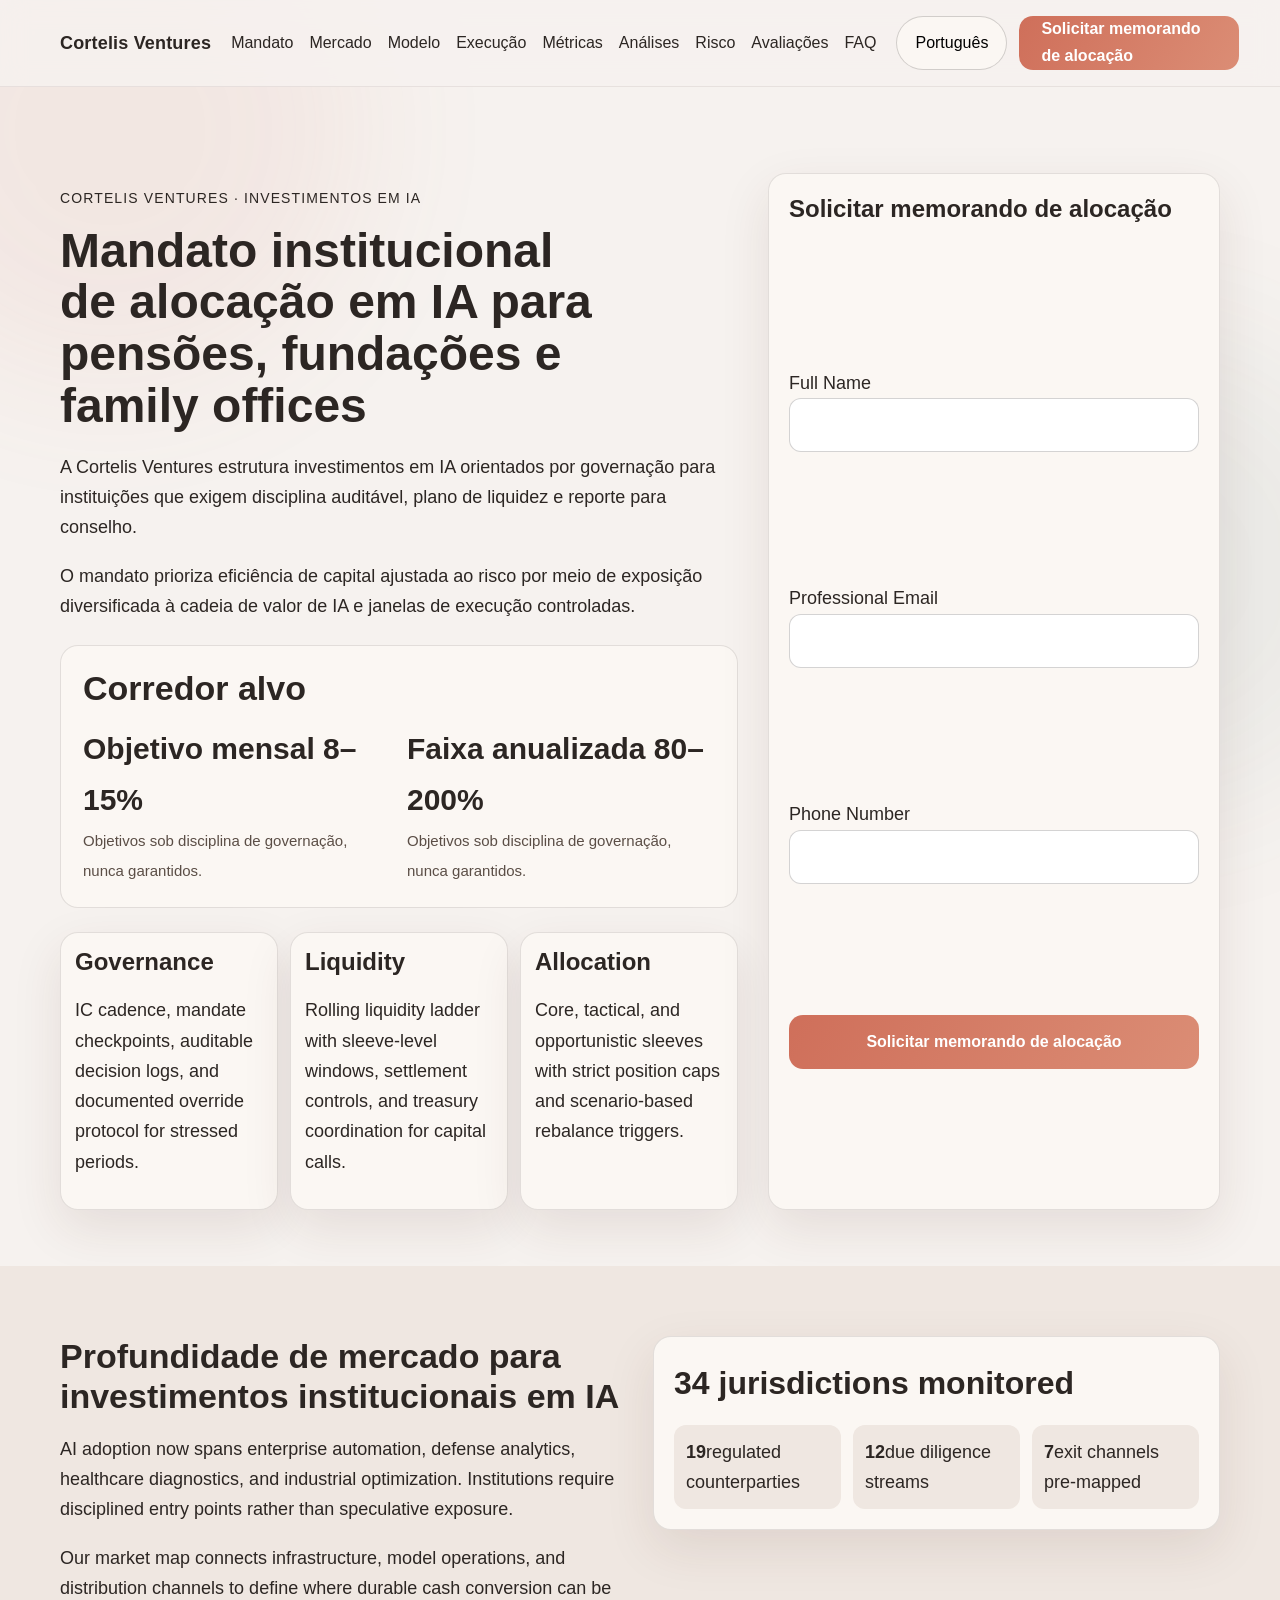
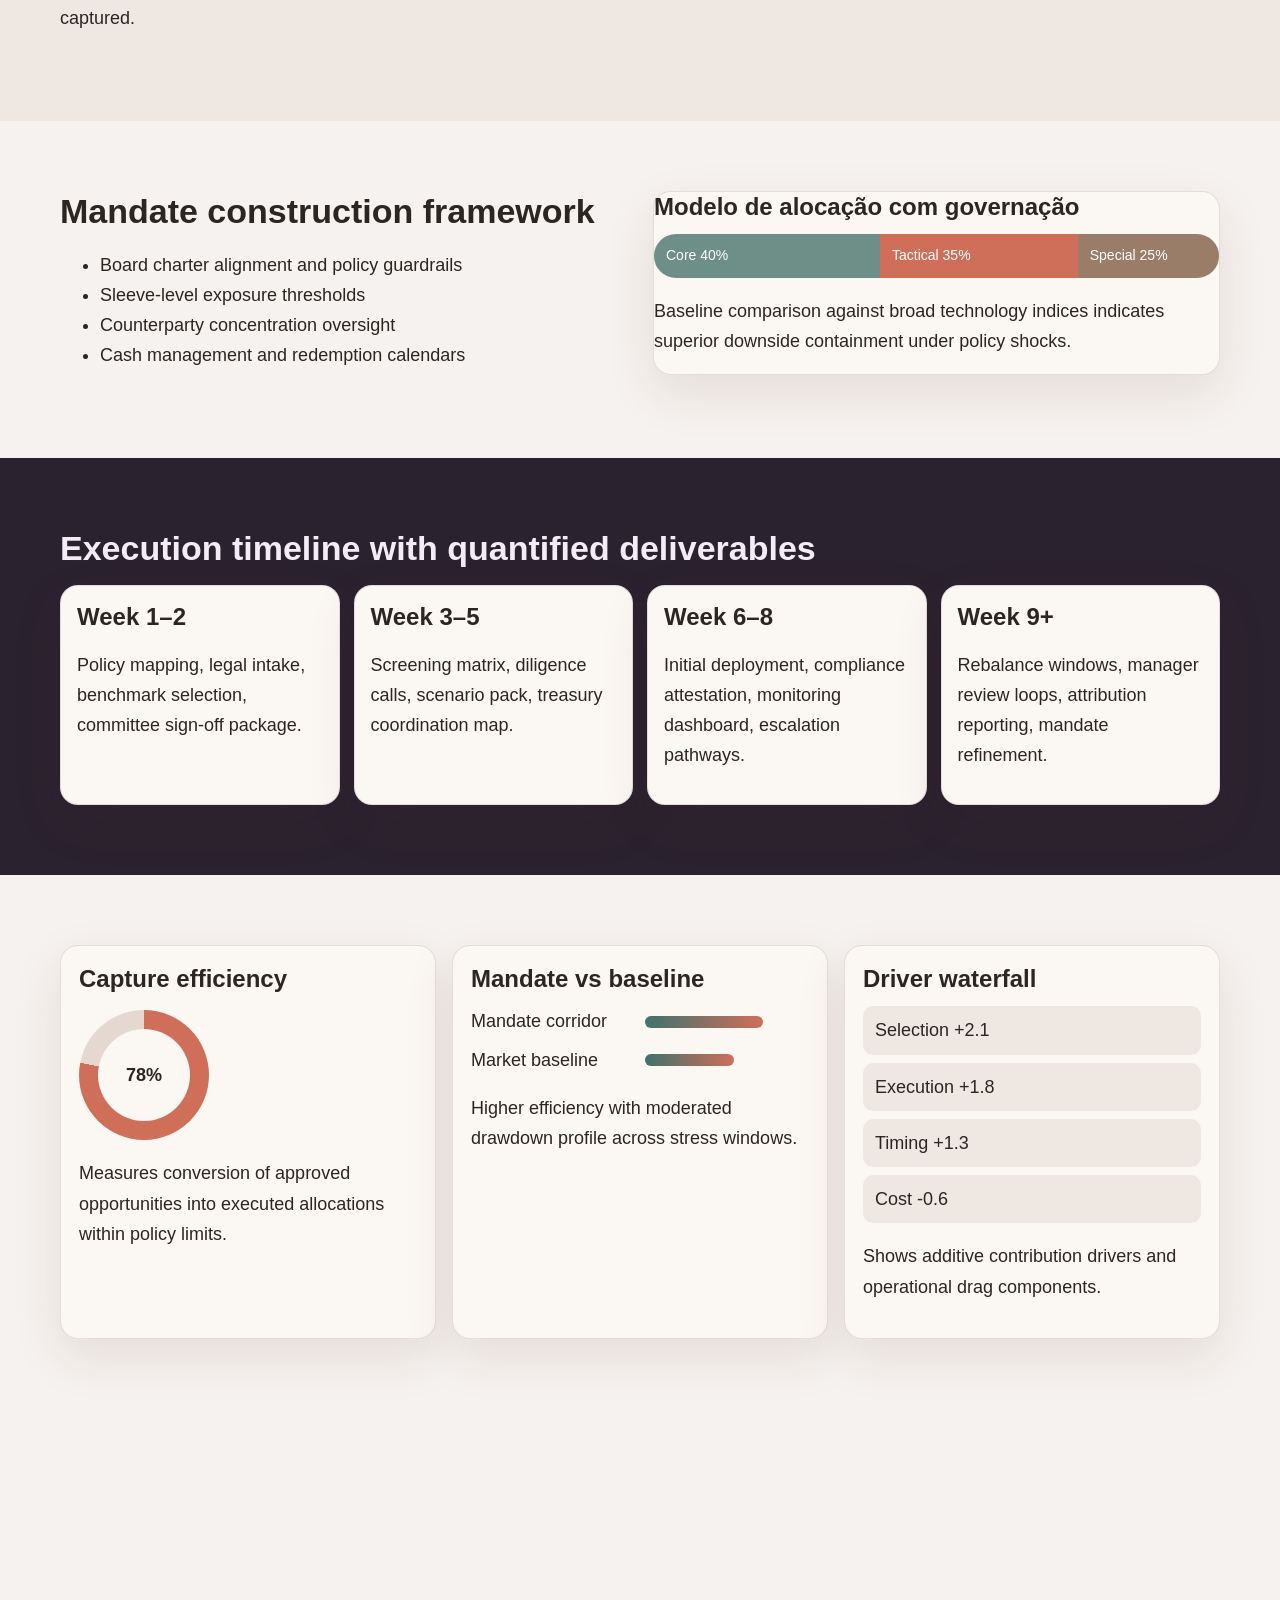
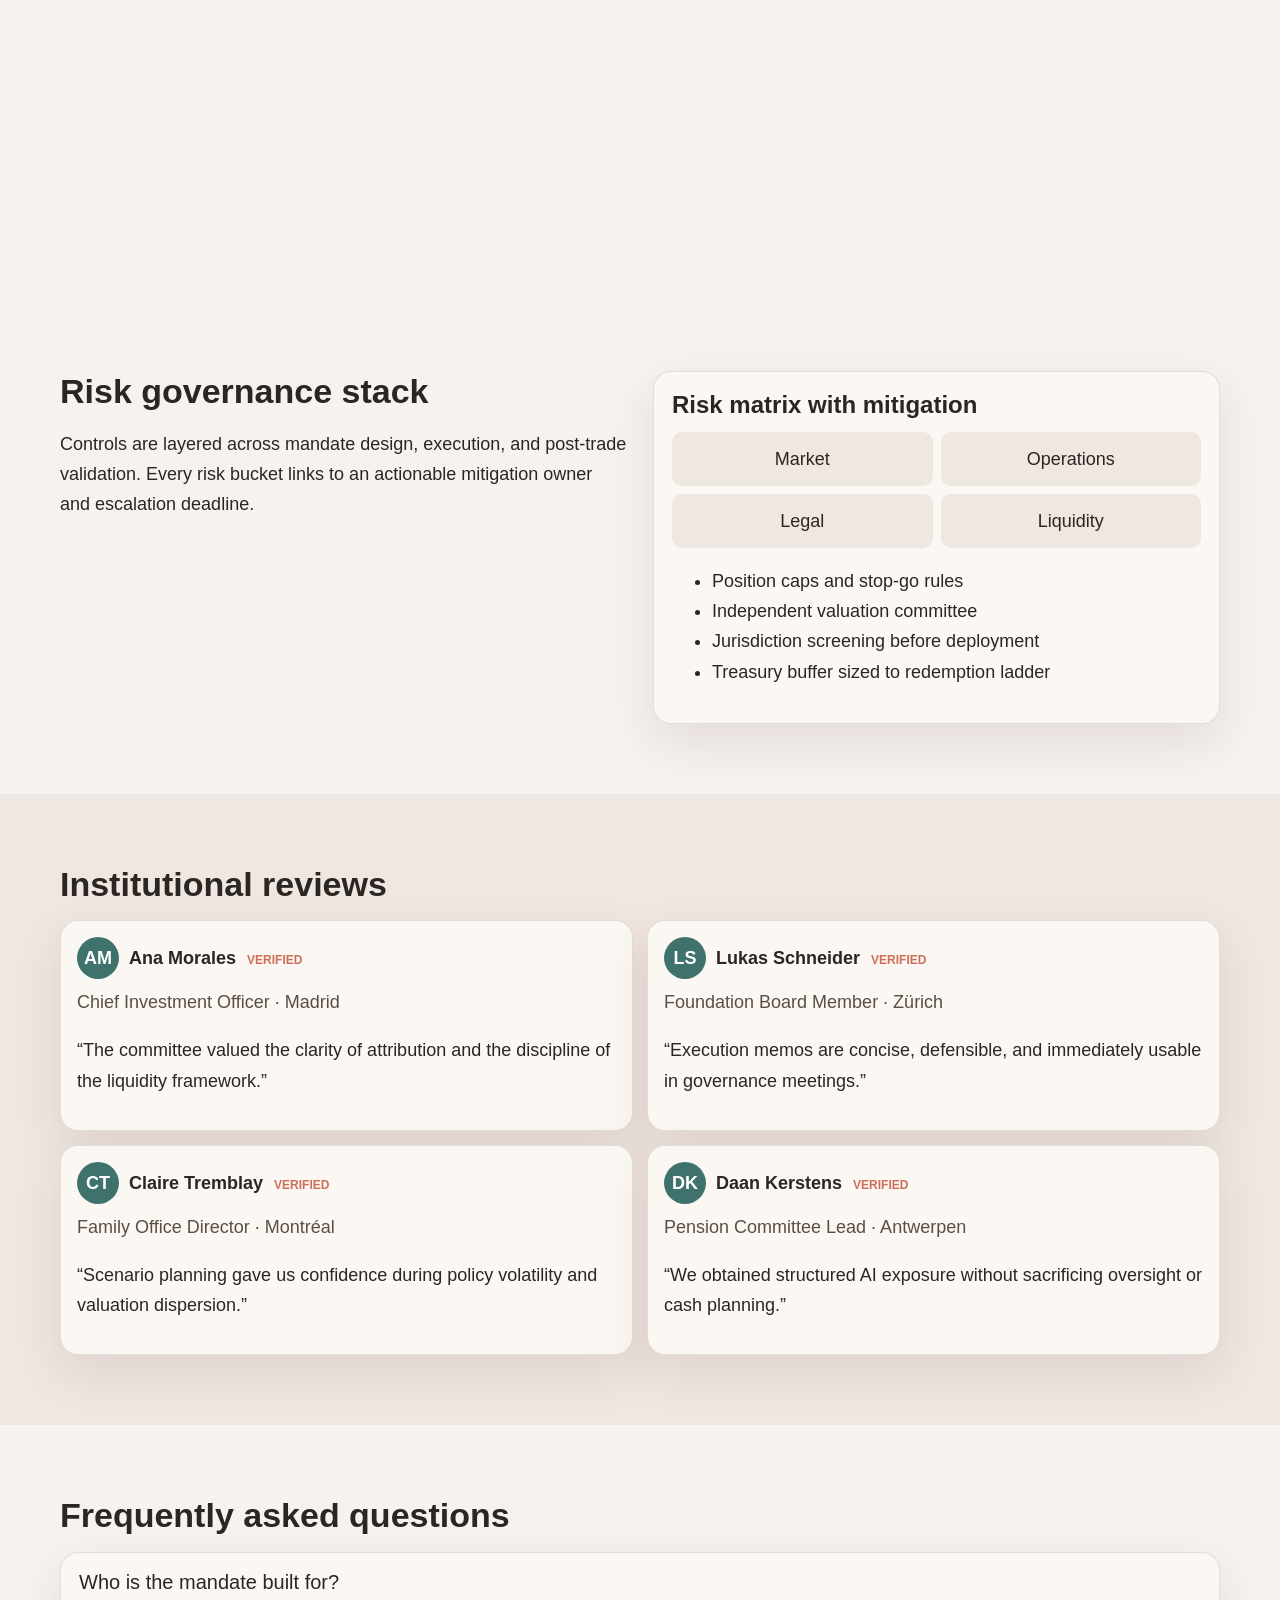
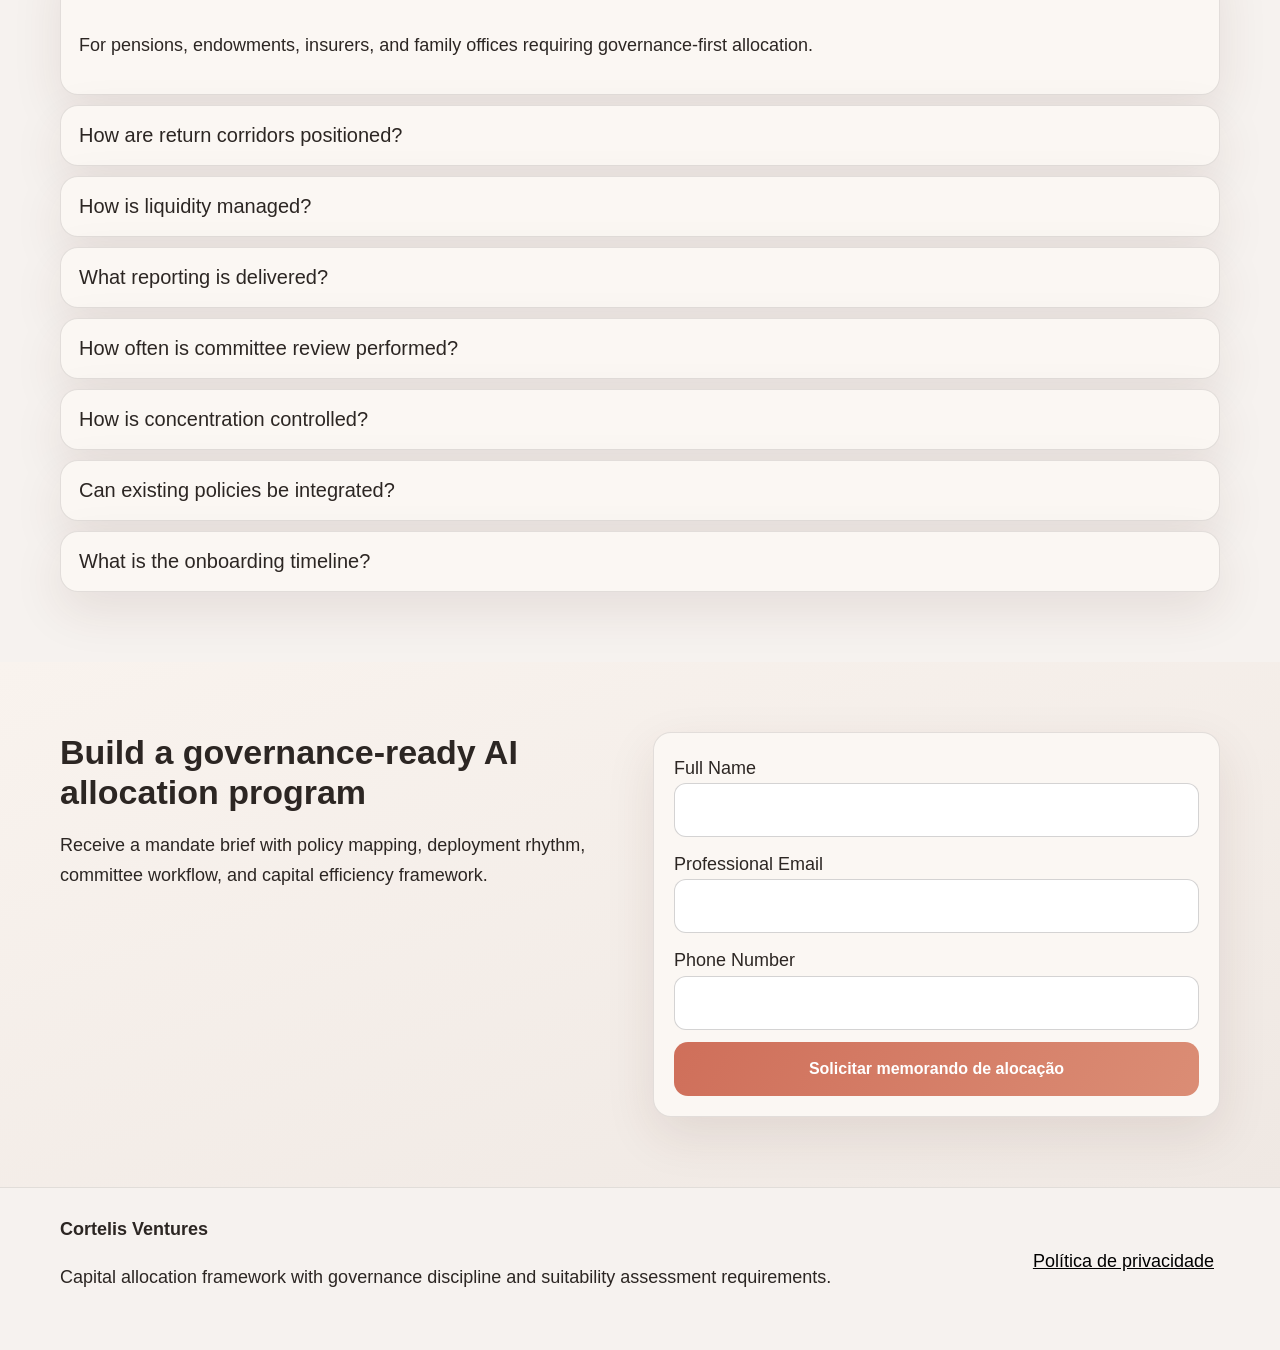
<file: pt/index.html>
<!DOCTYPE html>
<html lang="pt" data-page-language="Português">
<head>
  <meta charset="UTF-8" />
  <meta name="viewport" content="width=device-width, initial-scale=1.0" />
  <title>Cortelis Ventures | Mandato institucional para investimentos em IA</title>
  <meta name="description" content="Plataforma premium para pensões, fundações e family offices com alocação em IA orientada por governação e corredores alvo disciplinados." />
  <meta name="keywords" content="Cortelis Ventures, investimentos em IA, institutionele allocatie" />
  <link rel="canonical" href="../pt/index.html" />
  <link rel="alternate" hreflang="en" href="../index.html" />
  <link rel="alternate" hreflang="de" href="../de/index.html" />
  <link rel="alternate" hreflang="fr" href="../fr/index.html" />
  <link rel="alternate" hreflang="es" href="../es/index.html" />
  <link rel="alternate" hreflang="it" href="../it/index.html" />
  <link rel="alternate" hreflang="tr" href="../tr/index.html" />
  <link rel="alternate" hreflang="pt" href="../pt/index.html" />
  <link rel="alternate" hreflang="ja" href="../jp/index.html" />
  <link rel="alternate" hreflang="sk" href="../sk/index.html" />
  <link rel="alternate" hreflang="nl-BE" href="../be/index.html" />
  <link rel="alternate" hreflang="x-default" href="../index.html" />
  <meta property="og:title" content="Cortelis Ventures | Mandato institucional para investimentos em IA" />
  <meta property="og:description" content="Plataforma premium para pensões, fundações e family offices com alocação em IA orientada por governação e corredores alvo disciplinados." />
  <meta property="og:type" content="website" />
  <meta property="og:url" content="../pt/index.html" />
  <meta name="twitter:card" content="summary_large_image" />
  <meta name="twitter:title" content="Cortelis Ventures | Mandato institucional para investimentos em IA" />
  <meta name="twitter:description" content="Plataforma premium para pensões, fundações e family offices com alocação em IA orientada por governação e corredores alvo disciplinados." />
  <link rel="stylesheet" href="../assets/style.css" />
</head>
<body>
<div class="site-bg-glow glow-a"></div><div class="site-bg-glow glow-b"></div>
<header class="site-header"><div class="container header-inner">
<div class="brand">Cortelis Ventures</div>
<nav class="desktop-nav" aria-label="Primary"><a href="#hero" class="nav-link">Mandato</a><a href="#market" class="nav-link">Mercado</a><a href="#model" class="nav-link">Modelo</a><a href="#process" class="nav-link">Execução</a><a href="#metrics" class="nav-link">Métricas</a><a href="#insights" class="nav-link">Análises</a><a href="#risk" class="nav-link">Risco</a><a href="#reviews" class="nav-link">Avaliações</a><a href="#faq" class="nav-link">FAQ</a></nav>
<div class="header-right">
<div class="lang-dropdown" data-dropdown>
<button class="lang-active" aria-haspopup="true" aria-expanded="false">Português</button>
<div class="lang-menu" role="menu"><a href="../index.html" class="lang-option"><svg viewBox="0 0 60 40" aria-hidden="true"><rect width="60" height="40" fill="#1f3f8f"/><path d="M0 0l60 40M60 0L0 40" stroke="#f2f2f2" stroke-width="8"/><path d="M0 0l60 40M60 0L0 40" stroke="#c93a3a" stroke-width="4"/><path d="M30 0v40M0 20h60" stroke="#f2f2f2" stroke-width="12"/><path d="M30 0v40M0 20h60" stroke="#c93a3a" stroke-width="7"/></svg><span>English</span></a><a href="../de/index.html" class="lang-option"><svg viewBox="0 0 60 40" aria-hidden="true"><rect width="60" height="13.3" y="0" fill="#1b1b1b"/><rect width="60" height="13.3" y="13.3" fill="#bb2020"/><rect width="60" height="13.4" y="26.6" fill="#f1c54c"/></svg><span>Deutsch</span></a><a href="../fr/index.html" class="lang-option"><svg viewBox="0 0 60 40" aria-hidden="true"><rect width="20" height="40" fill="#2c4ea8"/><rect x="20" width="20" height="40" fill="#ececec"/><rect x="40" width="20" height="40" fill="#d54444"/></svg><span>Français</span></a><a href="../es/index.html" class="lang-option"><svg viewBox="0 0 60 40" aria-hidden="true"><rect width="60" height="10" y="0" fill="#bf2d2d"/><rect width="60" height="20" y="10" fill="#f2cb48"/><rect width="60" height="10" y="30" fill="#bf2d2d"/></svg><span>Español</span></a><a href="../it/index.html" class="lang-option"><svg viewBox="0 0 60 40" aria-hidden="true"><rect width="20" height="40" fill="#2f8a55"/><rect x="20" width="20" height="40" fill="#ececec"/><rect x="40" width="20" height="40" fill="#d54444"/></svg><span>Italiano</span></a><a href="../tr/index.html" class="lang-option"><svg viewBox="0 0 60 40" aria-hidden="true"><rect width="60" height="40" fill="#c92f3f"/><circle cx="27" cy="20" r="9" fill="#fff"/><circle cx="30" cy="20" r="7" fill="#c92f3f"/><polygon points="37,20 44,17 44,23" fill="#fff"/></svg><span>Türkçe</span></a><a href="../pt/index.html" class="lang-option"><svg viewBox="0 0 60 40" aria-hidden="true"><rect width="24" height="40" fill="#2b7f4f"/><rect x="24" width="36" height="40" fill="#c53e3e"/><circle cx="24" cy="20" r="6" fill="#f5d77b"/></svg><span>Português</span></a><a href="../jp/index.html" class="lang-option"><svg viewBox="0 0 60 40" aria-hidden="true"><rect width="60" height="40" fill="#f3f3f3"/><circle cx="30" cy="20" r="10" fill="#c93b49"/></svg><span>日本語</span></a><a href="../sk/index.html" class="lang-option"><svg viewBox="0 0 60 40" aria-hidden="true"><rect width="60" height="13.3" fill="#f4f4f4"/><rect y="13.3" width="60" height="13.3" fill="#2f5ea9"/><rect y="26.6" width="60" height="13.4" fill="#c53e3e"/></svg><span>Slovenčina</span></a><a href="../be/index.html" class="lang-option"><svg viewBox="0 0 60 40" aria-hidden="true"><rect width="60" height="40" fill="#1f1f1f"/><path d="M0 0h60v13.3H0z" fill="#1b1b1b"/><path d="M0 13.3h60v13.3H0z" fill="#f2c74f"/><path d="M0 26.6h60V40H0z" fill="#d54a4a"/></svg><span>Nederlands</span></a></div>
</div>
<a href="#lead-form" class="btn btn-primary">Solicitar memorando de alocação</a>
<button class="burger" aria-label="Menu" data-burger><span></span><span></span><span></span></button>
</div></div></header>
<div class="mobile-drawer" data-drawer><div class="drawer-panel"><button class="drawer-close" data-drawer-close aria-label="Fechar">×</button><nav class="drawer-nav"><a href="#hero" class="nav-link">Mandato</a><a href="#market" class="nav-link">Mercado</a><a href="#model" class="nav-link">Modelo</a><a href="#process" class="nav-link">Execução</a><a href="#metrics" class="nav-link">Métricas</a><a href="#insights" class="nav-link">Análises</a><a href="#risk" class="nav-link">Risco</a><a href="#reviews" class="nav-link">Avaliações</a><a href="#faq" class="nav-link">FAQ</a><a href="../index.html">English</a><a href="../de/index.html">Deutsch</a><a href="../fr/index.html">Français</a><a href="../es/index.html">Español</a><a href="../it/index.html">Italiano</a><a href="../tr/index.html">Türkçe</a><a href="../pt/index.html">Português</a><a href="../jp/index.html">日本語</a><a href="../sk/index.html">Slovenčina</a><a href="../be/index.html">Nederlands</a></nav><a href="#lead-form" class="btn btn-primary">Solicitar memorando de alocação</a></div></div>
<main>
<section id="hero" class="hero"><div class="container hero-grid">
<div><p class="eyebrow">Cortelis Ventures · investimentos em IA</p><h1>Mandato institucional de alocação em IA para pensões, fundações e family offices</h1><p>A Cortelis Ventures estrutura investimentos em IA orientados por governação para instituições que exigem disciplina auditável, plano de liquidez e reporte para conselho.</p><p>O mandato prioriza eficiência de capital ajustada ao risco por meio de exposição diversificada à cadeia de valor de IA e janelas de execução controladas.</p>
<div class="return-module"><h2>Corredor alvo</h2><div class="return-row"><div><strong>Objetivo mensal 8–15%</strong><span>Objetivos sob disciplina de governação, nunca garantidos.</span></div><div><strong>Faixa anualizada 80–200%</strong><span>Objetivos sob disciplina de governação, nunca garantidos.</span></div></div></div>
<div class="hero-cards"><article><h3>Governance</h3><p>IC cadence, mandate checkpoints, auditable decision logs, and documented override protocol for stressed periods.</p></article><article><h3>Liquidity</h3><p>Rolling liquidity ladder with sleeve-level windows, settlement controls, and treasury coordination for capital calls.</p></article><article><h3>Allocation</h3><p>Core, tactical, and opportunistic sleeves with strict position caps and scenario-based rebalance triggers.</p></article></div>
</div>
<form id="lead-form" class="lead-form"><h3>Solicitar memorando de alocação</h3><label>Full Name<input type="text" required></label><label>Professional Email<input type="email" required></label><label>Phone Number<input type="tel" required></label><button class="btn btn-primary" type="submit">Solicitar memorando de alocação</button></form>
</div></section>
<section id="market" class="section alt"><div class="container split"><div><h2>Profundidade de mercado para investimentos institucionais em IA</h2><p>AI adoption now spans enterprise automation, defense analytics, healthcare diagnostics, and industrial optimization. Institutions require disciplined entry points rather than speculative exposure.</p><p>Our market map connects infrastructure, model operations, and distribution channels to define where durable cash conversion can be captured.</p></div><div class="kpi-hierarchy"><div class="kpi-main">34 jurisdictions monitored</div><div class="kpi-subgrid"><div><b>19</b><span>regulated counterparties</span></div><div><b>12</b><span>due diligence streams</span></div><div><b>7</b><span>exit channels pre-mapped</span></div></div></div></div></section>
<section id="model" class="section"><div class="container split reverse"><div class="allocation-bar"><h3>Modelo de alocação com governação</h3><div class="stack"><span style="width:40%">Core 40%</span><span style="width:35%">Tactical 35%</span><span style="width:25%">Special 25%</span></div><p>Baseline comparison against broad technology indices indicates superior downside containment under policy shocks.</p></div><div><h2>Mandate construction framework</h2><ul><li>Board charter alignment and policy guardrails</li><li>Sleeve-level exposure thresholds</li><li>Counterparty concentration oversight</li><li>Cash management and redemption calendars</li></ul></div></div></section>
<section id="process" class="section dark"><div class="container"><h2>Execution timeline with quantified deliverables</h2><div class="timeline"><article><h3>Week 1–2</h3><p>Policy mapping, legal intake, benchmark selection, committee sign-off package.</p></article><article><h3>Week 3–5</h3><p>Screening matrix, diligence calls, scenario pack, treasury coordination map.</p></article><article><h3>Week 6–8</h3><p>Initial deployment, compliance attestation, monitoring dashboard, escalation pathways.</p></article><article><h3>Week 9+</h3><p>Rebalance windows, manager review loops, attribution reporting, mandate refinement.</p></article></div></div></section>
<section id="metrics" class="section"><div class="container grid-3"><article class="ring-card"><h3>Capture efficiency</h3><div class="ring" style="--pct:78"><span>78%</span></div><p>Measures conversion of approved opportunities into executed allocations within policy limits.</p></article><article class="compare-card"><h3>Mandate vs baseline</h3><div class="bars"><div><span>Mandate corridor</span><i style="width:72%"></i></div><div><span>Market baseline</span><i style="width:54%"></i></div></div><p>Higher efficiency with moderated drawdown profile across stress windows.</p></article><article class="waterfall-card"><h3>Driver waterfall</h3><div class="wf"><span>Selection +2.1</span><span>Execution +1.8</span><span>Timing +1.3</span><span>Cost -0.6</span></div><p>Shows additive contribution drivers and operational drag components.</p></article></div></section>
<section id="insights" class="section alt"><div class="container split"><div><h2>Committee insights and interpretation</h2><p>Each monthly packet includes attribution, policy compliance checks, liquidity ladder status, and a concise recommendation matrix for the next voting cycle.</p><p>Investor implication: capital can be reallocated between sleeves without breaking mandate integrity.</p></div><div class="scenario"><h3>Scenario columns</h3><div class="scenario-grid"><div><b>Base</b><p>Stable adoption, policy continuity, gradual spread compression.</p></div><div><b>Upside</b><p>Demand acceleration in regulated sectors and stronger operating leverage.</p></div><div><b>Downside</b><p>Temporary valuation reset; liquidity pacing and hedging protocol activated.</p></div></div></div></div></section>
<section id="risk" class="section"><div class="container split reverse"><div class="risk-matrix"><h3>Risk matrix with mitigation</h3><div class="matrix"><span>Market</span><span>Operations</span><span>Legal</span><span>Liquidity</span></div><ul><li>Position caps and stop-go rules</li><li>Independent valuation committee</li><li>Jurisdiction screening before deployment</li><li>Treasury buffer sized to redemption ladder</li></ul></div><div><h2>Risk governance stack</h2><p>Controls are layered across mandate design, execution, and post-trade validation. Every risk bucket links to an actionable mitigation owner and escalation deadline.</p></div></div></section>
<section id="reviews" class="section alt"><div class="container"><h2>Institutional reviews</h2><div class="reviews-grid"><article><div class="review-head"><div class="initials">AM</div><strong>Ana Morales <span>VERIFIED</span></strong></div><p class="title">Chief Investment Officer · Madrid</p><p>“The committee valued the clarity of attribution and the discipline of the liquidity framework.”</p></article><article><div class="review-head"><div class="initials">LS</div><strong>Lukas Schneider <span>VERIFIED</span></strong></div><p class="title">Foundation Board Member · Zürich</p><p>“Execution memos are concise, defensible, and immediately usable in governance meetings.”</p></article><article><div class="review-head"><div class="initials">CT</div><strong>Claire Tremblay <span>VERIFIED</span></strong></div><p class="title">Family Office Director · Montréal</p><p>“Scenario planning gave us confidence during policy volatility and valuation dispersion.”</p></article><article><div class="review-head"><div class="initials">DK</div><strong>Daan Kerstens <span>VERIFIED</span></strong></div><p class="title">Pension Committee Lead · Antwerpen</p><p>“We obtained structured AI exposure without sacrificing oversight or cash planning.”</p></article></div></div></section>
<section id="faq" class="section"><div class="container"><h2>Frequently asked questions</h2><div class="faq-list"><article class="faq-item"><button aria-expanded="true">Who is the mandate built for?</button><div class="faq-content" ><p>For pensions, endowments, insurers, and family offices requiring governance-first allocation.</p></div></article><article class="faq-item"><button aria-expanded="false">How are return corridors positioned?</button><div class="faq-content" hidden><p>As disciplined objectives tied to allocation sleeves, never as unconditional promises.</p></div></article><article class="faq-item"><button aria-expanded="false">How is liquidity managed?</button><div class="faq-content" hidden><p>Through a rolling ladder that aligns expected exits, treasury needs, and stress scenarios.</p></div></article><article class="faq-item"><button aria-expanded="false">What reporting is delivered?</button><div class="faq-content" hidden><p>Board-ready packs with attribution, compliance checks, and forward recommendations.</p></div></article><article class="faq-item"><button aria-expanded="false">How often is committee review performed?</button><div class="faq-content" hidden><p>Formal monthly voting cadence plus event-driven extraordinary sessions.</p></div></article><article class="faq-item"><button aria-expanded="false">How is concentration controlled?</button><div class="faq-content" hidden><p>Issuer, sector, and strategy caps with automatic escalation on threshold breaches.</p></div></article><article class="faq-item"><button aria-expanded="false">Can existing policies be integrated?</button><div class="faq-content" hidden><p>Yes, mandates are mapped to current investment policy statements before deployment.</p></div></article><article class="faq-item"><button aria-expanded="false">What is the onboarding timeline?</button><div class="faq-content" hidden><p>Most institutions complete onboarding and first allocation cycle within eight weeks.</p></div></article></div></div></section>
<section class="section final-cta"><div class="container split"><div><h2>Build a governance-ready AI allocation program</h2><p>Receive a mandate brief with policy mapping, deployment rhythm, committee workflow, and capital efficiency framework.</p></div><form class="lead-form"><label>Full Name<input type="text" required></label><label>Professional Email<input type="email" required></label><label>Phone Number<input type="tel" required></label><button class="btn btn-primary" type="submit">Solicitar memorando de alocação</button></form></div></section>
</main>
<footer class="site-footer"><div class="container footer-inner"><div><strong>Cortelis Ventures</strong><p>Capital allocation framework with governance discipline and suitability assessment requirements.</p></div><button class="privacy-link" data-open-privacy>Política de privacidade</button></div></footer>
<div class="modal" data-privacy-modal aria-hidden="true"><div class="modal-card" role="dialog" aria-modal="true"><button class="modal-x" data-close-privacy aria-label="Fechar">×</button><h2>Política de privacidade</h2><div class="modal-body"><h3>Introduction</h3><p>Cortelis Ventures processes professional contact data only for mandate communication and suitability screening.</p><h3>Data collection</h3><p>We collect name, institutional email, phone number, and interaction timestamps submitted through forms.</p><h3>Legal basis</h3><p>Processing relies on legitimate interest and pre-contractual institutional communication duties.</p><h3>Cookies</h3><p>Only functional storage for interface continuity and accessibility preferences is used.</p><h3>Retention</h3><p>Lead data is retained for a defined review cycle and removed when no institutional relevance remains.</p><h3>Third-party sharing</h3><p>Data is shared only with audited service providers under contractual confidentiality obligations.</p><h3>Security</h3><p>Encryption in transit, controlled access, and periodic control testing protect submitted data.</p><h3>User rights</h3><p>Users may request access, correction, restriction, portability, and erasure where applicable.</p><h3>International transfers</h3><p>Cross-border transfers rely on approved safeguards and documented transfer assessments.</p><h3>Industry risk disclosure</h3><p>AI-related allocations can face valuation, regulatory, and liquidity variability; governance discipline remains essential.</p><h3>Contact</h3><p>Contact: compliance@cortelisventures.com</p></div><div class="modal-footer"><button class="btn btn-secondary" data-close-privacy>Fechar</button></div></div></div>
<script src="../assets/app.js" defer></script>
<script type="application/ld+json">{"@context":"https://schema.org","@type":"Organization","name":"Cortelis Ventures","url":"../pt/index.html"}</script>
<script type="application/ld+json">{"@context":"https://schema.org","@type":"WebSite","name":"Cortelis Ventures","url":"../pt/index.html"}</script>
<script type="application/ld+json">{"@context":"https://schema.org","@type":"FAQPage","mainEntity":[{"@type":"Question","name":"Who is the mandate built for?","acceptedAnswer":{"@type":"Answer","text":"For pensions, endowments, insurers, and family offices."}}]}</script>
<script type="application/ld+json">{"@context":"https://schema.org","@type":"Review","itemReviewed":{"@type":"Organization","name":"Cortelis Ventures"},"author":{"@type":"Person","name":"Ana Morales"},"reviewBody":"Structured governance and transparent reporting."}</script>
</body></html>
</file>
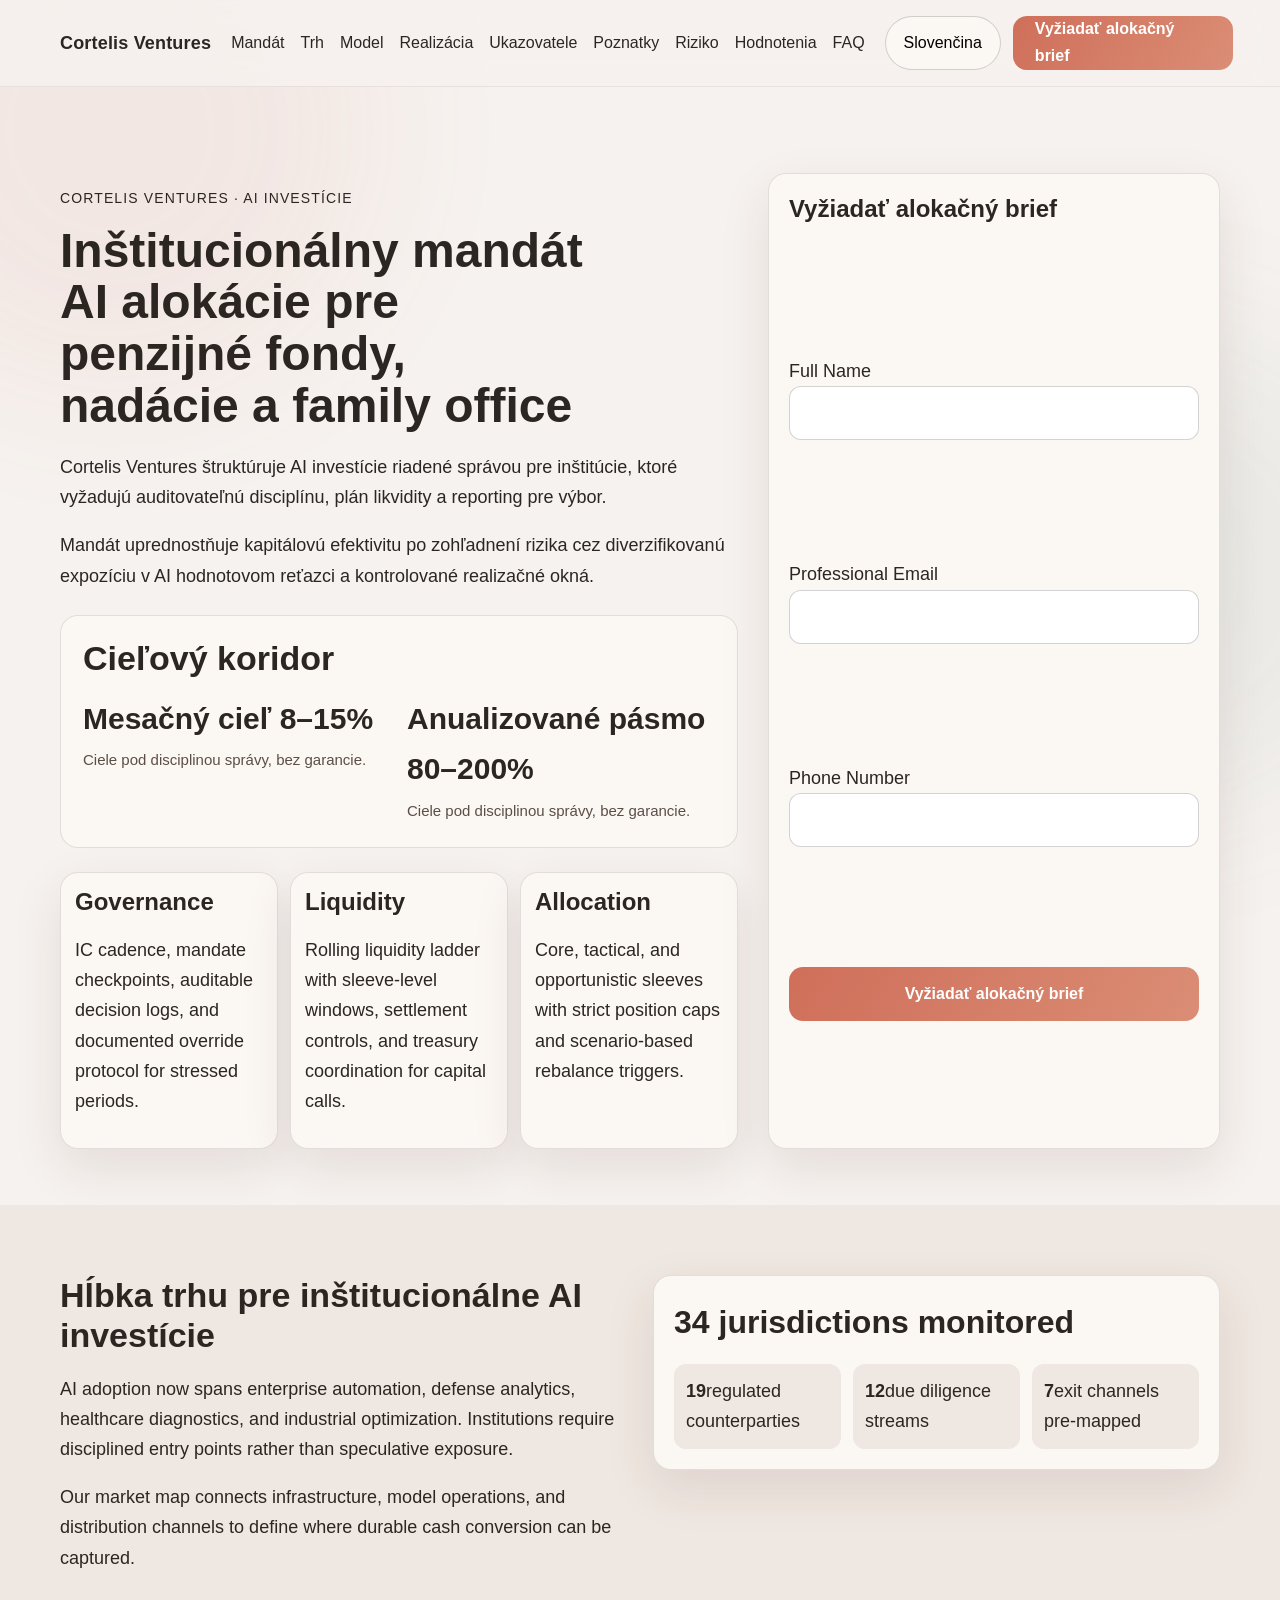
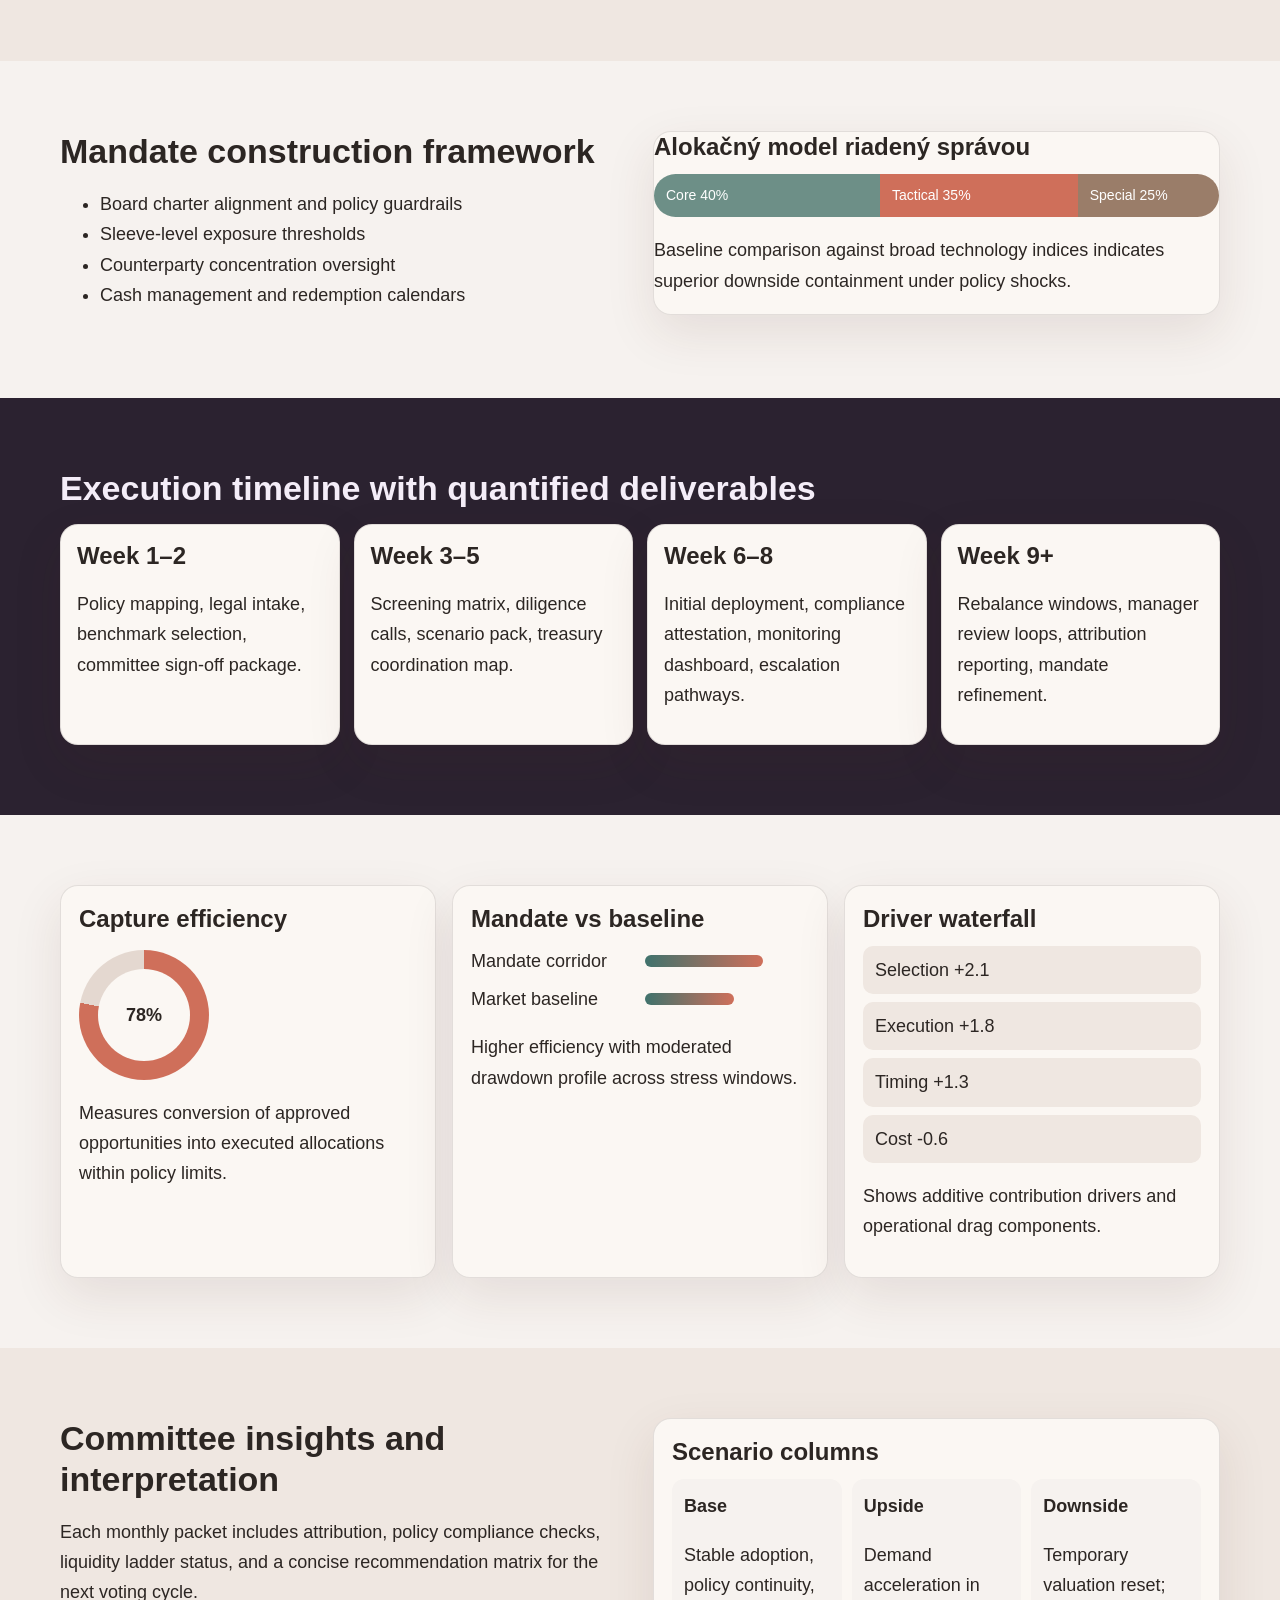
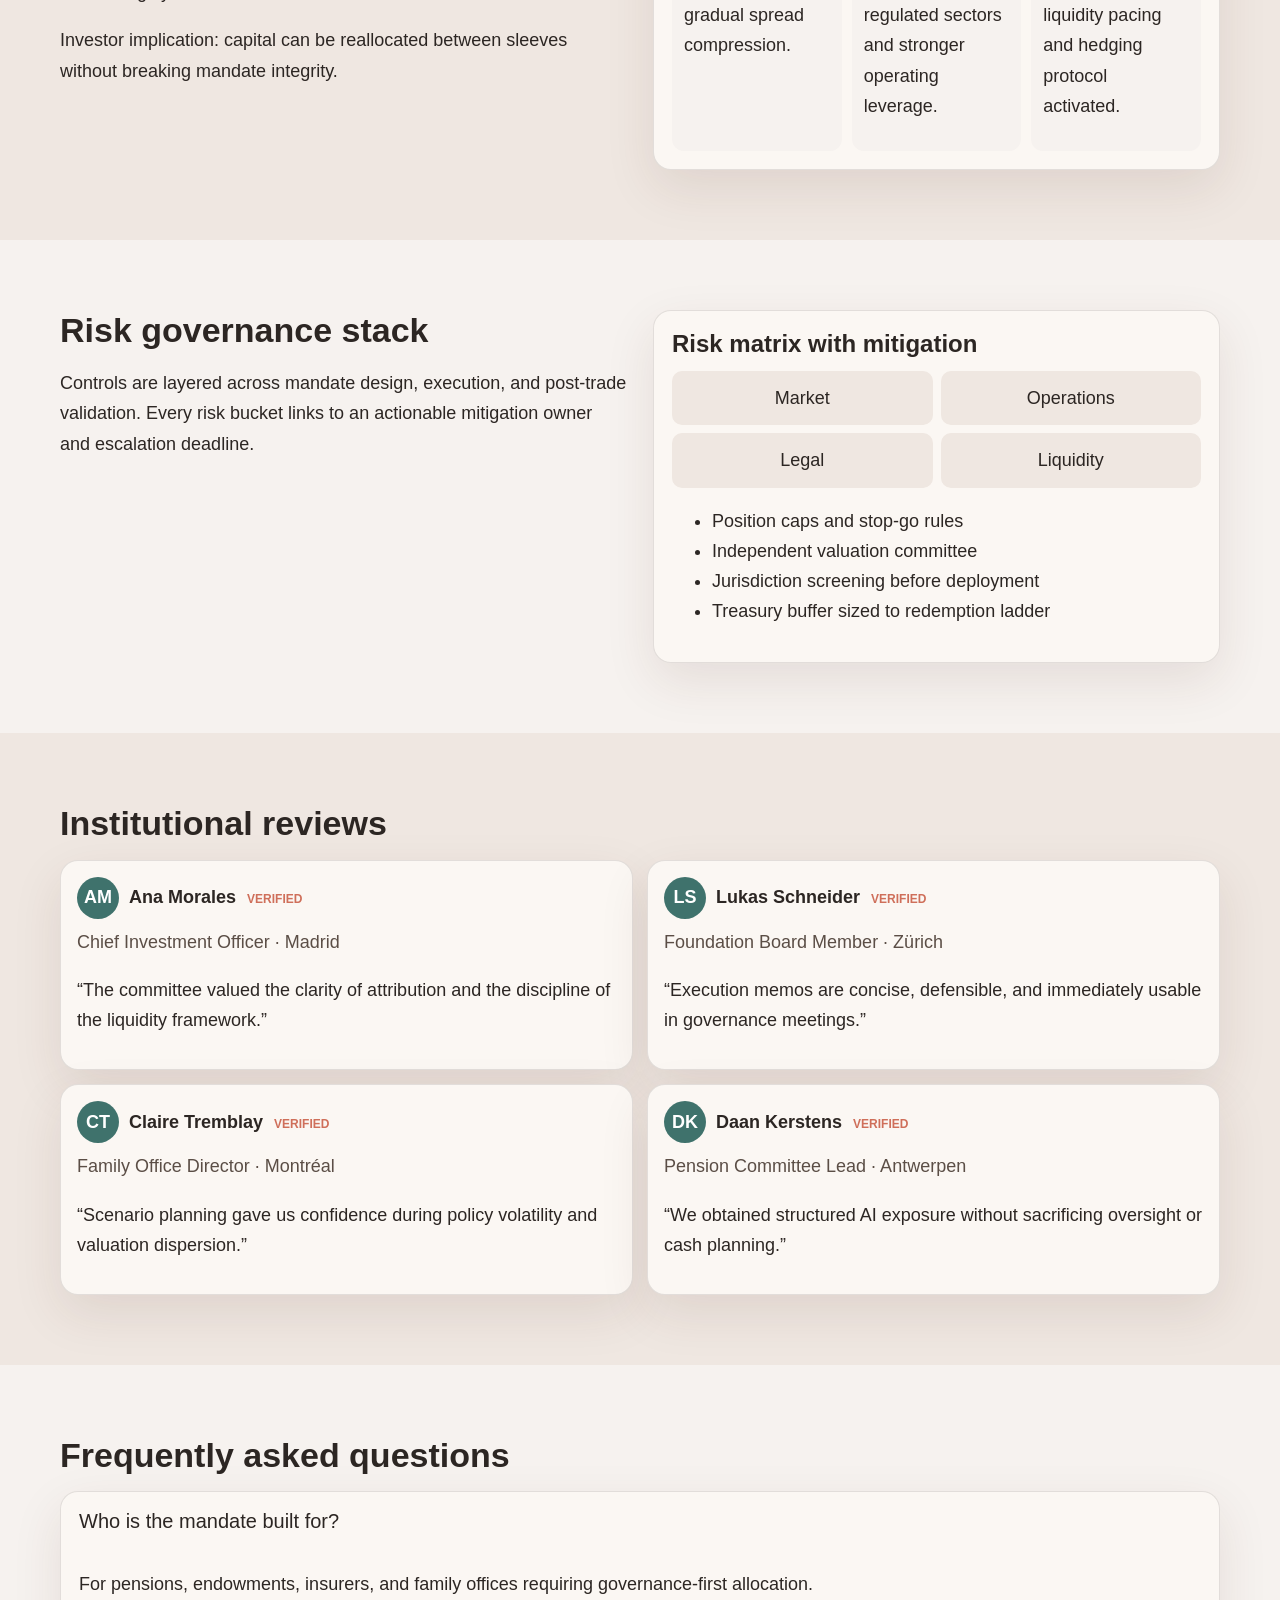
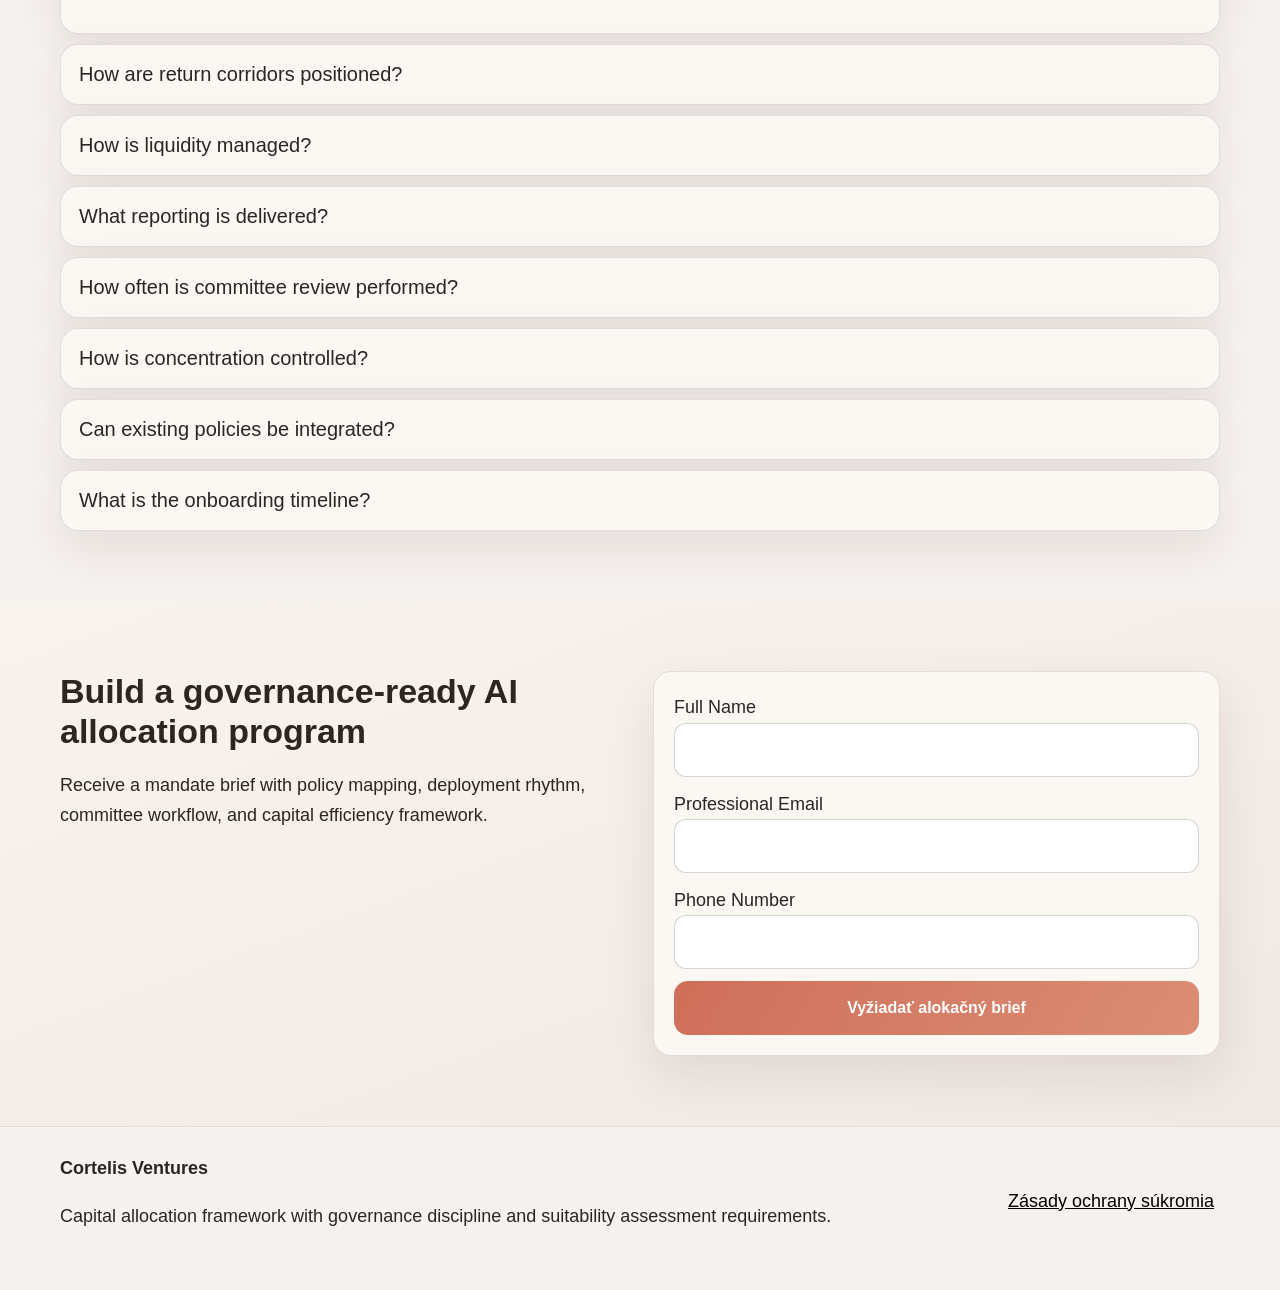
<file: sk/index.html>
<!DOCTYPE html>
<html lang="sk" data-page-language="Slovenčina">
<head>
  <meta charset="UTF-8" />
  <meta name="viewport" content="width=device-width, initial-scale=1.0" />
  <title>Cortelis Ventures | Inštitucionálny mandát pre AI investície</title>
  <meta name="description" content="Prémiová platforma pre penzijné fondy, nadácie a family office s AI alokáciou riadenou správou a disciplinovanými cieľovými koridormi." />
  <meta name="keywords" content="Cortelis Ventures, AI investície, institutionele allocatie" />
  <link rel="canonical" href="../sk/index.html" />
  <link rel="alternate" hreflang="en" href="../index.html" />
  <link rel="alternate" hreflang="de" href="../de/index.html" />
  <link rel="alternate" hreflang="fr" href="../fr/index.html" />
  <link rel="alternate" hreflang="es" href="../es/index.html" />
  <link rel="alternate" hreflang="it" href="../it/index.html" />
  <link rel="alternate" hreflang="tr" href="../tr/index.html" />
  <link rel="alternate" hreflang="pt" href="../pt/index.html" />
  <link rel="alternate" hreflang="ja" href="../jp/index.html" />
  <link rel="alternate" hreflang="sk" href="../sk/index.html" />
  <link rel="alternate" hreflang="nl-BE" href="../be/index.html" />
  <link rel="alternate" hreflang="x-default" href="../index.html" />
  <meta property="og:title" content="Cortelis Ventures | Inštitucionálny mandát pre AI investície" />
  <meta property="og:description" content="Prémiová platforma pre penzijné fondy, nadácie a family office s AI alokáciou riadenou správou a disciplinovanými cieľovými koridormi." />
  <meta property="og:type" content="website" />
  <meta property="og:url" content="../sk/index.html" />
  <meta name="twitter:card" content="summary_large_image" />
  <meta name="twitter:title" content="Cortelis Ventures | Inštitucionálny mandát pre AI investície" />
  <meta name="twitter:description" content="Prémiová platforma pre penzijné fondy, nadácie a family office s AI alokáciou riadenou správou a disciplinovanými cieľovými koridormi." />
  <link rel="stylesheet" href="../assets/style.css" />
</head>
<body>
<div class="site-bg-glow glow-a"></div><div class="site-bg-glow glow-b"></div>
<header class="site-header"><div class="container header-inner">
<div class="brand">Cortelis Ventures</div>
<nav class="desktop-nav" aria-label="Primary"><a href="#hero" class="nav-link">Mandát</a><a href="#market" class="nav-link">Trh</a><a href="#model" class="nav-link">Model</a><a href="#process" class="nav-link">Realizácia</a><a href="#metrics" class="nav-link">Ukazovatele</a><a href="#insights" class="nav-link">Poznatky</a><a href="#risk" class="nav-link">Riziko</a><a href="#reviews" class="nav-link">Hodnotenia</a><a href="#faq" class="nav-link">FAQ</a></nav>
<div class="header-right">
<div class="lang-dropdown" data-dropdown>
<button class="lang-active" aria-haspopup="true" aria-expanded="false">Slovenčina</button>
<div class="lang-menu" role="menu"><a href="../index.html" class="lang-option"><svg viewBox="0 0 60 40" aria-hidden="true"><rect width="60" height="40" fill="#1f3f8f"/><path d="M0 0l60 40M60 0L0 40" stroke="#f2f2f2" stroke-width="8"/><path d="M0 0l60 40M60 0L0 40" stroke="#c93a3a" stroke-width="4"/><path d="M30 0v40M0 20h60" stroke="#f2f2f2" stroke-width="12"/><path d="M30 0v40M0 20h60" stroke="#c93a3a" stroke-width="7"/></svg><span>English</span></a><a href="../de/index.html" class="lang-option"><svg viewBox="0 0 60 40" aria-hidden="true"><rect width="60" height="13.3" y="0" fill="#1b1b1b"/><rect width="60" height="13.3" y="13.3" fill="#bb2020"/><rect width="60" height="13.4" y="26.6" fill="#f1c54c"/></svg><span>Deutsch</span></a><a href="../fr/index.html" class="lang-option"><svg viewBox="0 0 60 40" aria-hidden="true"><rect width="20" height="40" fill="#2c4ea8"/><rect x="20" width="20" height="40" fill="#ececec"/><rect x="40" width="20" height="40" fill="#d54444"/></svg><span>Français</span></a><a href="../es/index.html" class="lang-option"><svg viewBox="0 0 60 40" aria-hidden="true"><rect width="60" height="10" y="0" fill="#bf2d2d"/><rect width="60" height="20" y="10" fill="#f2cb48"/><rect width="60" height="10" y="30" fill="#bf2d2d"/></svg><span>Español</span></a><a href="../it/index.html" class="lang-option"><svg viewBox="0 0 60 40" aria-hidden="true"><rect width="20" height="40" fill="#2f8a55"/><rect x="20" width="20" height="40" fill="#ececec"/><rect x="40" width="20" height="40" fill="#d54444"/></svg><span>Italiano</span></a><a href="../tr/index.html" class="lang-option"><svg viewBox="0 0 60 40" aria-hidden="true"><rect width="60" height="40" fill="#c92f3f"/><circle cx="27" cy="20" r="9" fill="#fff"/><circle cx="30" cy="20" r="7" fill="#c92f3f"/><polygon points="37,20 44,17 44,23" fill="#fff"/></svg><span>Türkçe</span></a><a href="../pt/index.html" class="lang-option"><svg viewBox="0 0 60 40" aria-hidden="true"><rect width="24" height="40" fill="#2b7f4f"/><rect x="24" width="36" height="40" fill="#c53e3e"/><circle cx="24" cy="20" r="6" fill="#f5d77b"/></svg><span>Português</span></a><a href="../jp/index.html" class="lang-option"><svg viewBox="0 0 60 40" aria-hidden="true"><rect width="60" height="40" fill="#f3f3f3"/><circle cx="30" cy="20" r="10" fill="#c93b49"/></svg><span>日本語</span></a><a href="../sk/index.html" class="lang-option"><svg viewBox="0 0 60 40" aria-hidden="true"><rect width="60" height="13.3" fill="#f4f4f4"/><rect y="13.3" width="60" height="13.3" fill="#2f5ea9"/><rect y="26.6" width="60" height="13.4" fill="#c53e3e"/></svg><span>Slovenčina</span></a><a href="../be/index.html" class="lang-option"><svg viewBox="0 0 60 40" aria-hidden="true"><rect width="60" height="40" fill="#1f1f1f"/><path d="M0 0h60v13.3H0z" fill="#1b1b1b"/><path d="M0 13.3h60v13.3H0z" fill="#f2c74f"/><path d="M0 26.6h60V40H0z" fill="#d54a4a"/></svg><span>Nederlands</span></a></div>
</div>
<a href="#lead-form" class="btn btn-primary">Vyžiadať alokačný brief</a>
<button class="burger" aria-label="Menu" data-burger><span></span><span></span><span></span></button>
</div></div></header>
<div class="mobile-drawer" data-drawer><div class="drawer-panel"><button class="drawer-close" data-drawer-close aria-label="Zavrieť">×</button><nav class="drawer-nav"><a href="#hero" class="nav-link">Mandát</a><a href="#market" class="nav-link">Trh</a><a href="#model" class="nav-link">Model</a><a href="#process" class="nav-link">Realizácia</a><a href="#metrics" class="nav-link">Ukazovatele</a><a href="#insights" class="nav-link">Poznatky</a><a href="#risk" class="nav-link">Riziko</a><a href="#reviews" class="nav-link">Hodnotenia</a><a href="#faq" class="nav-link">FAQ</a><a href="../index.html">English</a><a href="../de/index.html">Deutsch</a><a href="../fr/index.html">Français</a><a href="../es/index.html">Español</a><a href="../it/index.html">Italiano</a><a href="../tr/index.html">Türkçe</a><a href="../pt/index.html">Português</a><a href="../jp/index.html">日本語</a><a href="../sk/index.html">Slovenčina</a><a href="../be/index.html">Nederlands</a></nav><a href="#lead-form" class="btn btn-primary">Vyžiadať alokačný brief</a></div></div>
<main>
<section id="hero" class="hero"><div class="container hero-grid">
<div><p class="eyebrow">Cortelis Ventures · AI investície</p><h1>Inštitucionálny mandát AI alokácie pre penzijné fondy, nadácie a family office</h1><p>Cortelis Ventures štruktúruje AI investície riadené správou pre inštitúcie, ktoré vyžadujú auditovateľnú disciplínu, plán likvidity a reporting pre výbor.</p><p>Mandát uprednostňuje kapitálovú efektivitu po zohľadnení rizika cez diverzifikovanú expozíciu v AI hodnotovom reťazci a kontrolované realizačné okná.</p>
<div class="return-module"><h2>Cieľový koridor</h2><div class="return-row"><div><strong>Mesačný cieľ 8–15%</strong><span>Ciele pod disciplinou správy, bez garancie.</span></div><div><strong>Anualizované pásmo 80–200%</strong><span>Ciele pod disciplinou správy, bez garancie.</span></div></div></div>
<div class="hero-cards"><article><h3>Governance</h3><p>IC cadence, mandate checkpoints, auditable decision logs, and documented override protocol for stressed periods.</p></article><article><h3>Liquidity</h3><p>Rolling liquidity ladder with sleeve-level windows, settlement controls, and treasury coordination for capital calls.</p></article><article><h3>Allocation</h3><p>Core, tactical, and opportunistic sleeves with strict position caps and scenario-based rebalance triggers.</p></article></div>
</div>
<form id="lead-form" class="lead-form"><h3>Vyžiadať alokačný brief</h3><label>Full Name<input type="text" required></label><label>Professional Email<input type="email" required></label><label>Phone Number<input type="tel" required></label><button class="btn btn-primary" type="submit">Vyžiadať alokačný brief</button></form>
</div></section>
<section id="market" class="section alt"><div class="container split"><div><h2>Hĺbka trhu pre inštitucionálne AI investície</h2><p>AI adoption now spans enterprise automation, defense analytics, healthcare diagnostics, and industrial optimization. Institutions require disciplined entry points rather than speculative exposure.</p><p>Our market map connects infrastructure, model operations, and distribution channels to define where durable cash conversion can be captured.</p></div><div class="kpi-hierarchy"><div class="kpi-main">34 jurisdictions monitored</div><div class="kpi-subgrid"><div><b>19</b><span>regulated counterparties</span></div><div><b>12</b><span>due diligence streams</span></div><div><b>7</b><span>exit channels pre-mapped</span></div></div></div></div></section>
<section id="model" class="section"><div class="container split reverse"><div class="allocation-bar"><h3>Alokačný model riadený správou</h3><div class="stack"><span style="width:40%">Core 40%</span><span style="width:35%">Tactical 35%</span><span style="width:25%">Special 25%</span></div><p>Baseline comparison against broad technology indices indicates superior downside containment under policy shocks.</p></div><div><h2>Mandate construction framework</h2><ul><li>Board charter alignment and policy guardrails</li><li>Sleeve-level exposure thresholds</li><li>Counterparty concentration oversight</li><li>Cash management and redemption calendars</li></ul></div></div></section>
<section id="process" class="section dark"><div class="container"><h2>Execution timeline with quantified deliverables</h2><div class="timeline"><article><h3>Week 1–2</h3><p>Policy mapping, legal intake, benchmark selection, committee sign-off package.</p></article><article><h3>Week 3–5</h3><p>Screening matrix, diligence calls, scenario pack, treasury coordination map.</p></article><article><h3>Week 6–8</h3><p>Initial deployment, compliance attestation, monitoring dashboard, escalation pathways.</p></article><article><h3>Week 9+</h3><p>Rebalance windows, manager review loops, attribution reporting, mandate refinement.</p></article></div></div></section>
<section id="metrics" class="section"><div class="container grid-3"><article class="ring-card"><h3>Capture efficiency</h3><div class="ring" style="--pct:78"><span>78%</span></div><p>Measures conversion of approved opportunities into executed allocations within policy limits.</p></article><article class="compare-card"><h3>Mandate vs baseline</h3><div class="bars"><div><span>Mandate corridor</span><i style="width:72%"></i></div><div><span>Market baseline</span><i style="width:54%"></i></div></div><p>Higher efficiency with moderated drawdown profile across stress windows.</p></article><article class="waterfall-card"><h3>Driver waterfall</h3><div class="wf"><span>Selection +2.1</span><span>Execution +1.8</span><span>Timing +1.3</span><span>Cost -0.6</span></div><p>Shows additive contribution drivers and operational drag components.</p></article></div></section>
<section id="insights" class="section alt"><div class="container split"><div><h2>Committee insights and interpretation</h2><p>Each monthly packet includes attribution, policy compliance checks, liquidity ladder status, and a concise recommendation matrix for the next voting cycle.</p><p>Investor implication: capital can be reallocated between sleeves without breaking mandate integrity.</p></div><div class="scenario"><h3>Scenario columns</h3><div class="scenario-grid"><div><b>Base</b><p>Stable adoption, policy continuity, gradual spread compression.</p></div><div><b>Upside</b><p>Demand acceleration in regulated sectors and stronger operating leverage.</p></div><div><b>Downside</b><p>Temporary valuation reset; liquidity pacing and hedging protocol activated.</p></div></div></div></div></section>
<section id="risk" class="section"><div class="container split reverse"><div class="risk-matrix"><h3>Risk matrix with mitigation</h3><div class="matrix"><span>Market</span><span>Operations</span><span>Legal</span><span>Liquidity</span></div><ul><li>Position caps and stop-go rules</li><li>Independent valuation committee</li><li>Jurisdiction screening before deployment</li><li>Treasury buffer sized to redemption ladder</li></ul></div><div><h2>Risk governance stack</h2><p>Controls are layered across mandate design, execution, and post-trade validation. Every risk bucket links to an actionable mitigation owner and escalation deadline.</p></div></div></section>
<section id="reviews" class="section alt"><div class="container"><h2>Institutional reviews</h2><div class="reviews-grid"><article><div class="review-head"><div class="initials">AM</div><strong>Ana Morales <span>VERIFIED</span></strong></div><p class="title">Chief Investment Officer · Madrid</p><p>“The committee valued the clarity of attribution and the discipline of the liquidity framework.”</p></article><article><div class="review-head"><div class="initials">LS</div><strong>Lukas Schneider <span>VERIFIED</span></strong></div><p class="title">Foundation Board Member · Zürich</p><p>“Execution memos are concise, defensible, and immediately usable in governance meetings.”</p></article><article><div class="review-head"><div class="initials">CT</div><strong>Claire Tremblay <span>VERIFIED</span></strong></div><p class="title">Family Office Director · Montréal</p><p>“Scenario planning gave us confidence during policy volatility and valuation dispersion.”</p></article><article><div class="review-head"><div class="initials">DK</div><strong>Daan Kerstens <span>VERIFIED</span></strong></div><p class="title">Pension Committee Lead · Antwerpen</p><p>“We obtained structured AI exposure without sacrificing oversight or cash planning.”</p></article></div></div></section>
<section id="faq" class="section"><div class="container"><h2>Frequently asked questions</h2><div class="faq-list"><article class="faq-item"><button aria-expanded="true">Who is the mandate built for?</button><div class="faq-content" ><p>For pensions, endowments, insurers, and family offices requiring governance-first allocation.</p></div></article><article class="faq-item"><button aria-expanded="false">How are return corridors positioned?</button><div class="faq-content" hidden><p>As disciplined objectives tied to allocation sleeves, never as unconditional promises.</p></div></article><article class="faq-item"><button aria-expanded="false">How is liquidity managed?</button><div class="faq-content" hidden><p>Through a rolling ladder that aligns expected exits, treasury needs, and stress scenarios.</p></div></article><article class="faq-item"><button aria-expanded="false">What reporting is delivered?</button><div class="faq-content" hidden><p>Board-ready packs with attribution, compliance checks, and forward recommendations.</p></div></article><article class="faq-item"><button aria-expanded="false">How often is committee review performed?</button><div class="faq-content" hidden><p>Formal monthly voting cadence plus event-driven extraordinary sessions.</p></div></article><article class="faq-item"><button aria-expanded="false">How is concentration controlled?</button><div class="faq-content" hidden><p>Issuer, sector, and strategy caps with automatic escalation on threshold breaches.</p></div></article><article class="faq-item"><button aria-expanded="false">Can existing policies be integrated?</button><div class="faq-content" hidden><p>Yes, mandates are mapped to current investment policy statements before deployment.</p></div></article><article class="faq-item"><button aria-expanded="false">What is the onboarding timeline?</button><div class="faq-content" hidden><p>Most institutions complete onboarding and first allocation cycle within eight weeks.</p></div></article></div></div></section>
<section class="section final-cta"><div class="container split"><div><h2>Build a governance-ready AI allocation program</h2><p>Receive a mandate brief with policy mapping, deployment rhythm, committee workflow, and capital efficiency framework.</p></div><form class="lead-form"><label>Full Name<input type="text" required></label><label>Professional Email<input type="email" required></label><label>Phone Number<input type="tel" required></label><button class="btn btn-primary" type="submit">Vyžiadať alokačný brief</button></form></div></section>
</main>
<footer class="site-footer"><div class="container footer-inner"><div><strong>Cortelis Ventures</strong><p>Capital allocation framework with governance discipline and suitability assessment requirements.</p></div><button class="privacy-link" data-open-privacy>Zásady ochrany súkromia</button></div></footer>
<div class="modal" data-privacy-modal aria-hidden="true"><div class="modal-card" role="dialog" aria-modal="true"><button class="modal-x" data-close-privacy aria-label="Zavrieť">×</button><h2>Zásady ochrany súkromia</h2><div class="modal-body"><h3>Introduction</h3><p>Cortelis Ventures processes professional contact data only for mandate communication and suitability screening.</p><h3>Data collection</h3><p>We collect name, institutional email, phone number, and interaction timestamps submitted through forms.</p><h3>Legal basis</h3><p>Processing relies on legitimate interest and pre-contractual institutional communication duties.</p><h3>Cookies</h3><p>Only functional storage for interface continuity and accessibility preferences is used.</p><h3>Retention</h3><p>Lead data is retained for a defined review cycle and removed when no institutional relevance remains.</p><h3>Third-party sharing</h3><p>Data is shared only with audited service providers under contractual confidentiality obligations.</p><h3>Security</h3><p>Encryption in transit, controlled access, and periodic control testing protect submitted data.</p><h3>User rights</h3><p>Users may request access, correction, restriction, portability, and erasure where applicable.</p><h3>International transfers</h3><p>Cross-border transfers rely on approved safeguards and documented transfer assessments.</p><h3>Industry risk disclosure</h3><p>AI-related allocations can face valuation, regulatory, and liquidity variability; governance discipline remains essential.</p><h3>Contact</h3><p>Contact: compliance@cortelisventures.com</p></div><div class="modal-footer"><button class="btn btn-secondary" data-close-privacy>Zavrieť</button></div></div></div>
<script src="../assets/app.js" defer></script>
<script type="application/ld+json">{"@context":"https://schema.org","@type":"Organization","name":"Cortelis Ventures","url":"../sk/index.html"}</script>
<script type="application/ld+json">{"@context":"https://schema.org","@type":"WebSite","name":"Cortelis Ventures","url":"../sk/index.html"}</script>
<script type="application/ld+json">{"@context":"https://schema.org","@type":"FAQPage","mainEntity":[{"@type":"Question","name":"Who is the mandate built for?","acceptedAnswer":{"@type":"Answer","text":"For pensions, endowments, insurers, and family offices."}}]}</script>
<script type="application/ld+json">{"@context":"https://schema.org","@type":"Review","itemReviewed":{"@type":"Organization","name":"Cortelis Ventures"},"author":{"@type":"Person","name":"Ana Morales"},"reviewBody":"Structured governance and transparent reporting."}</script>
</body></html>
</file>
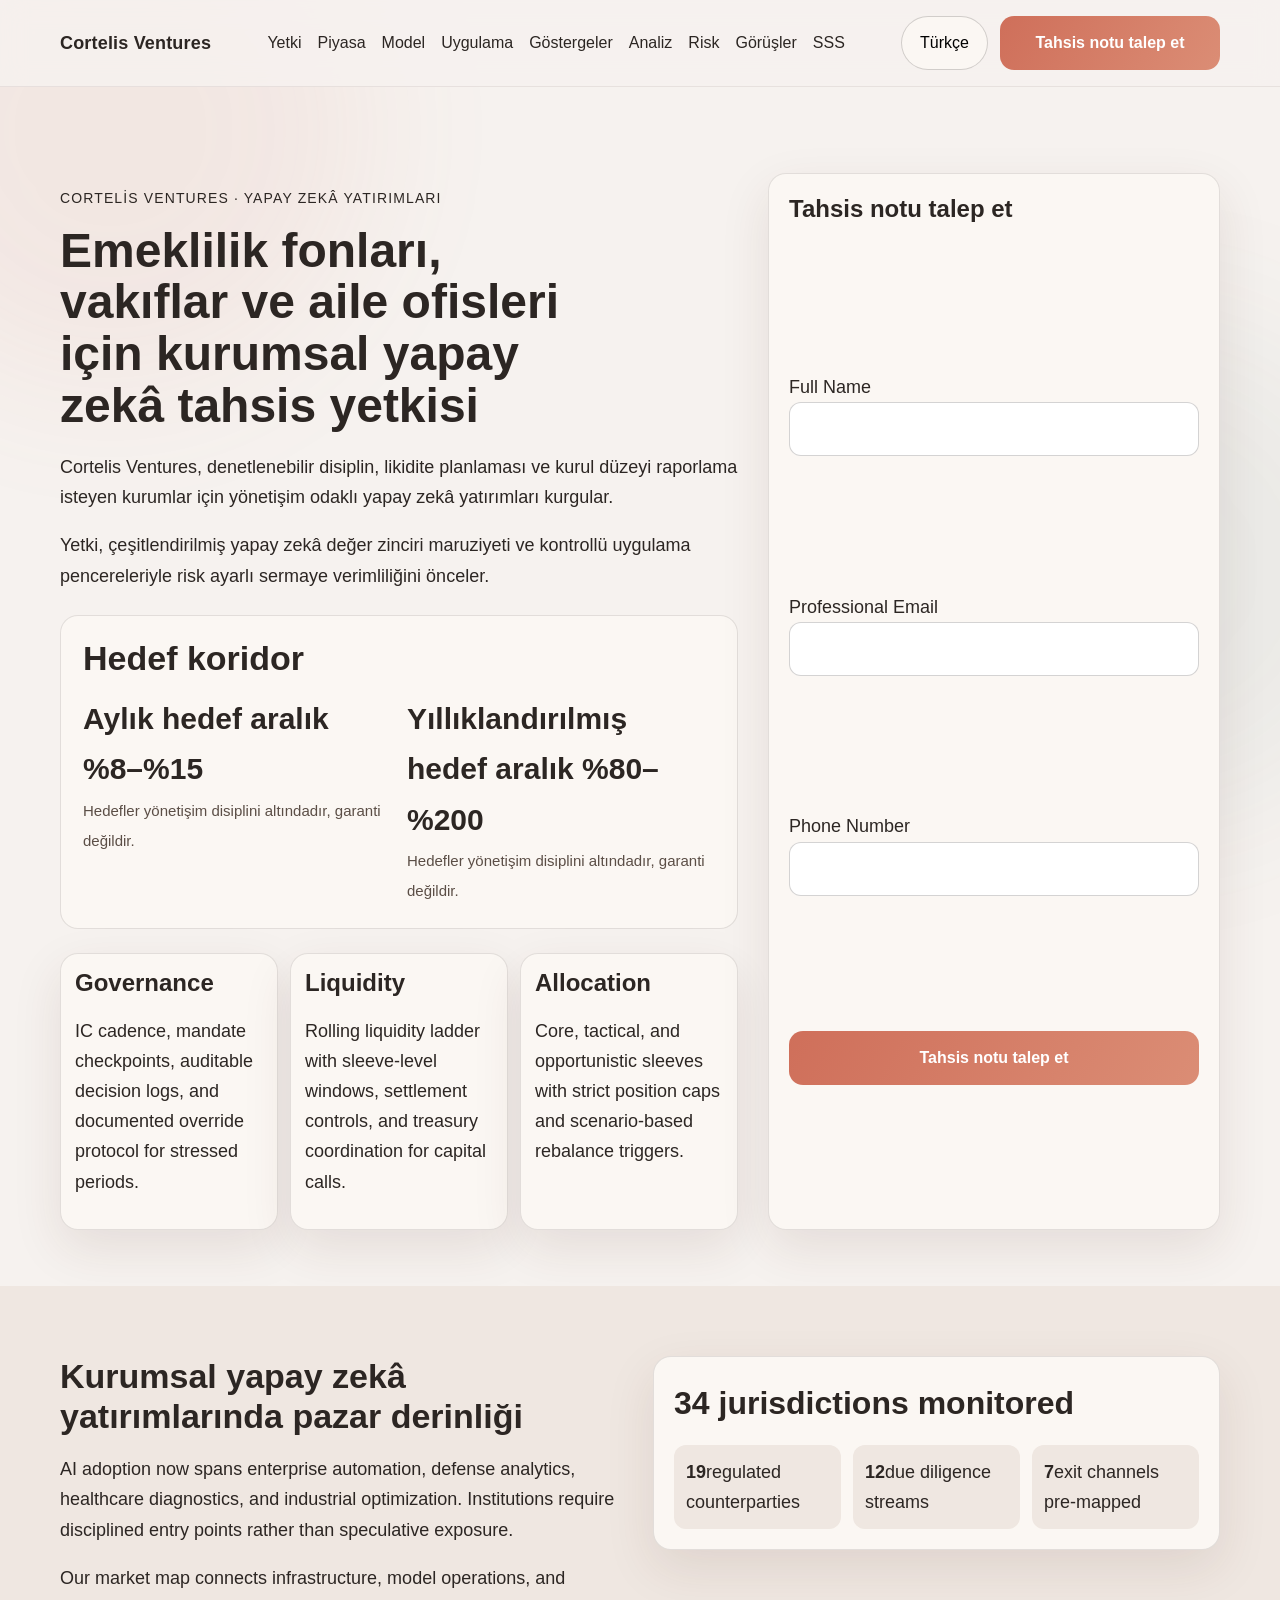
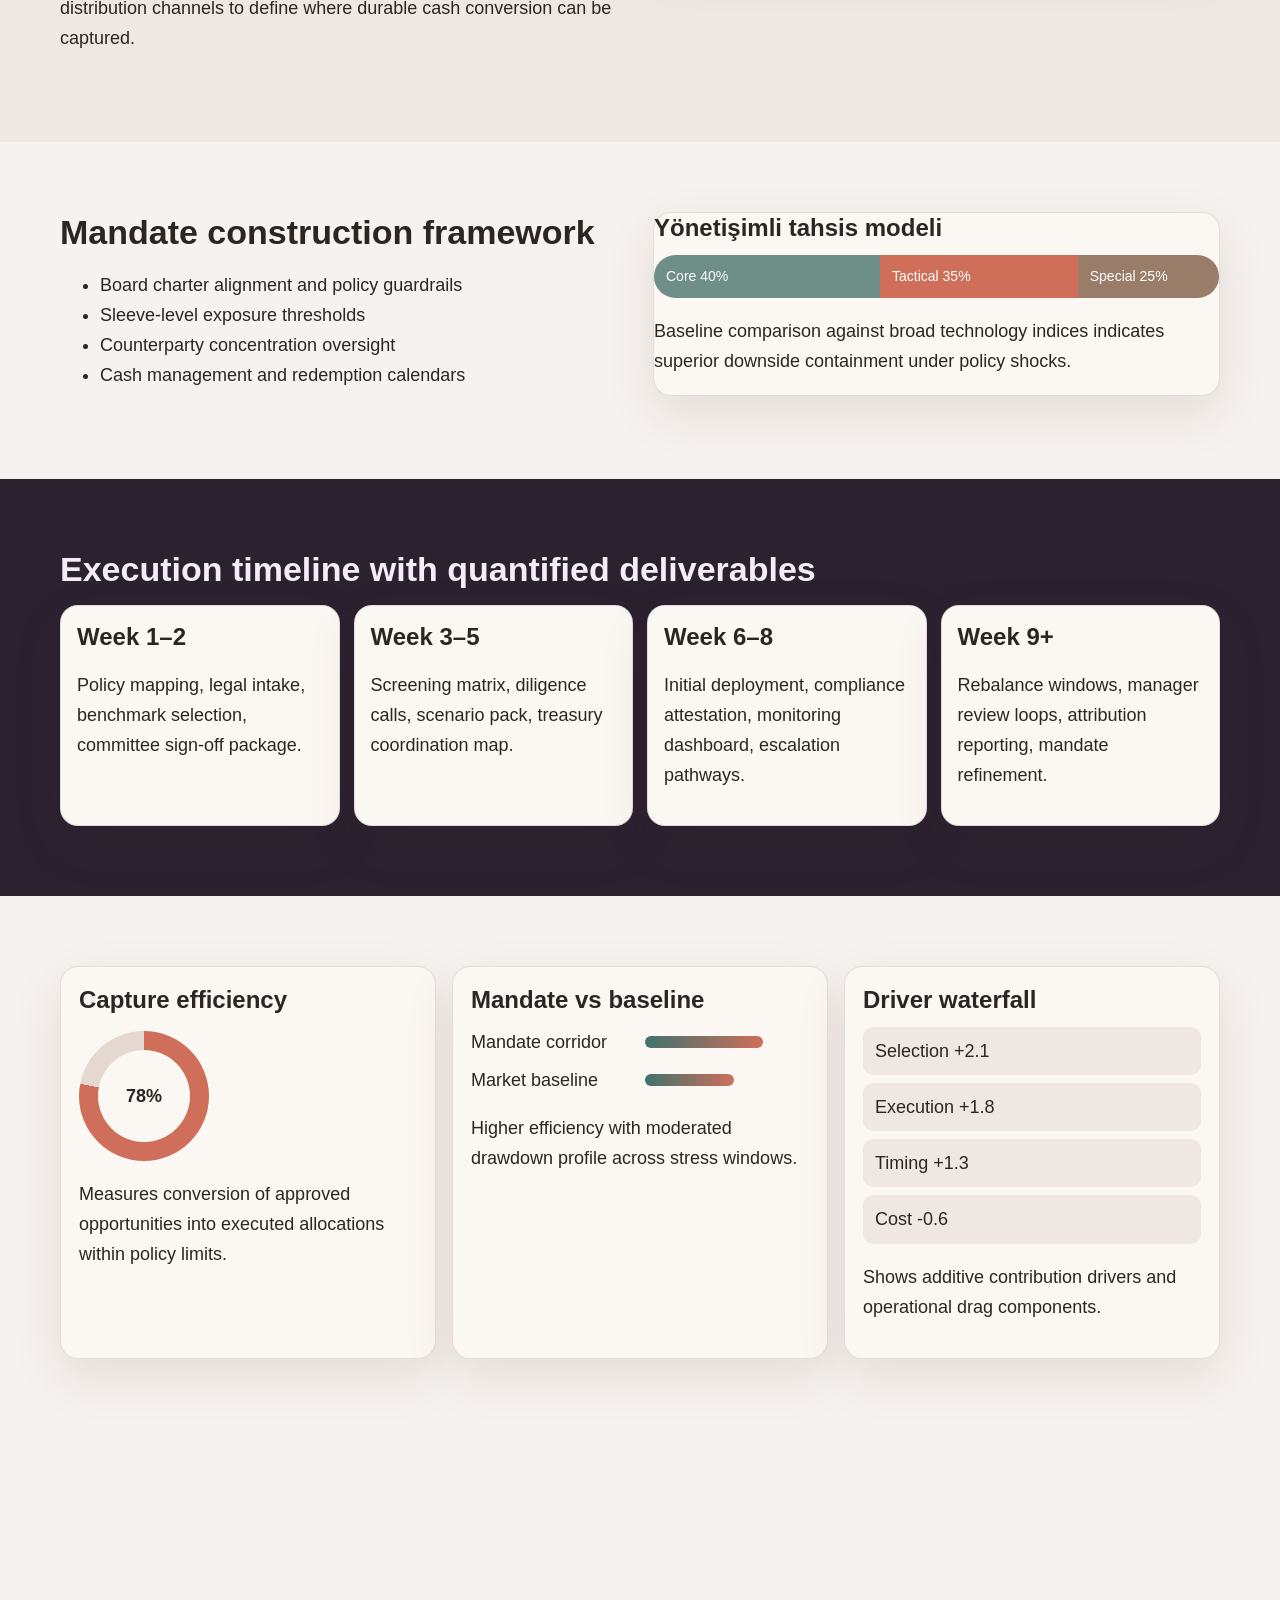
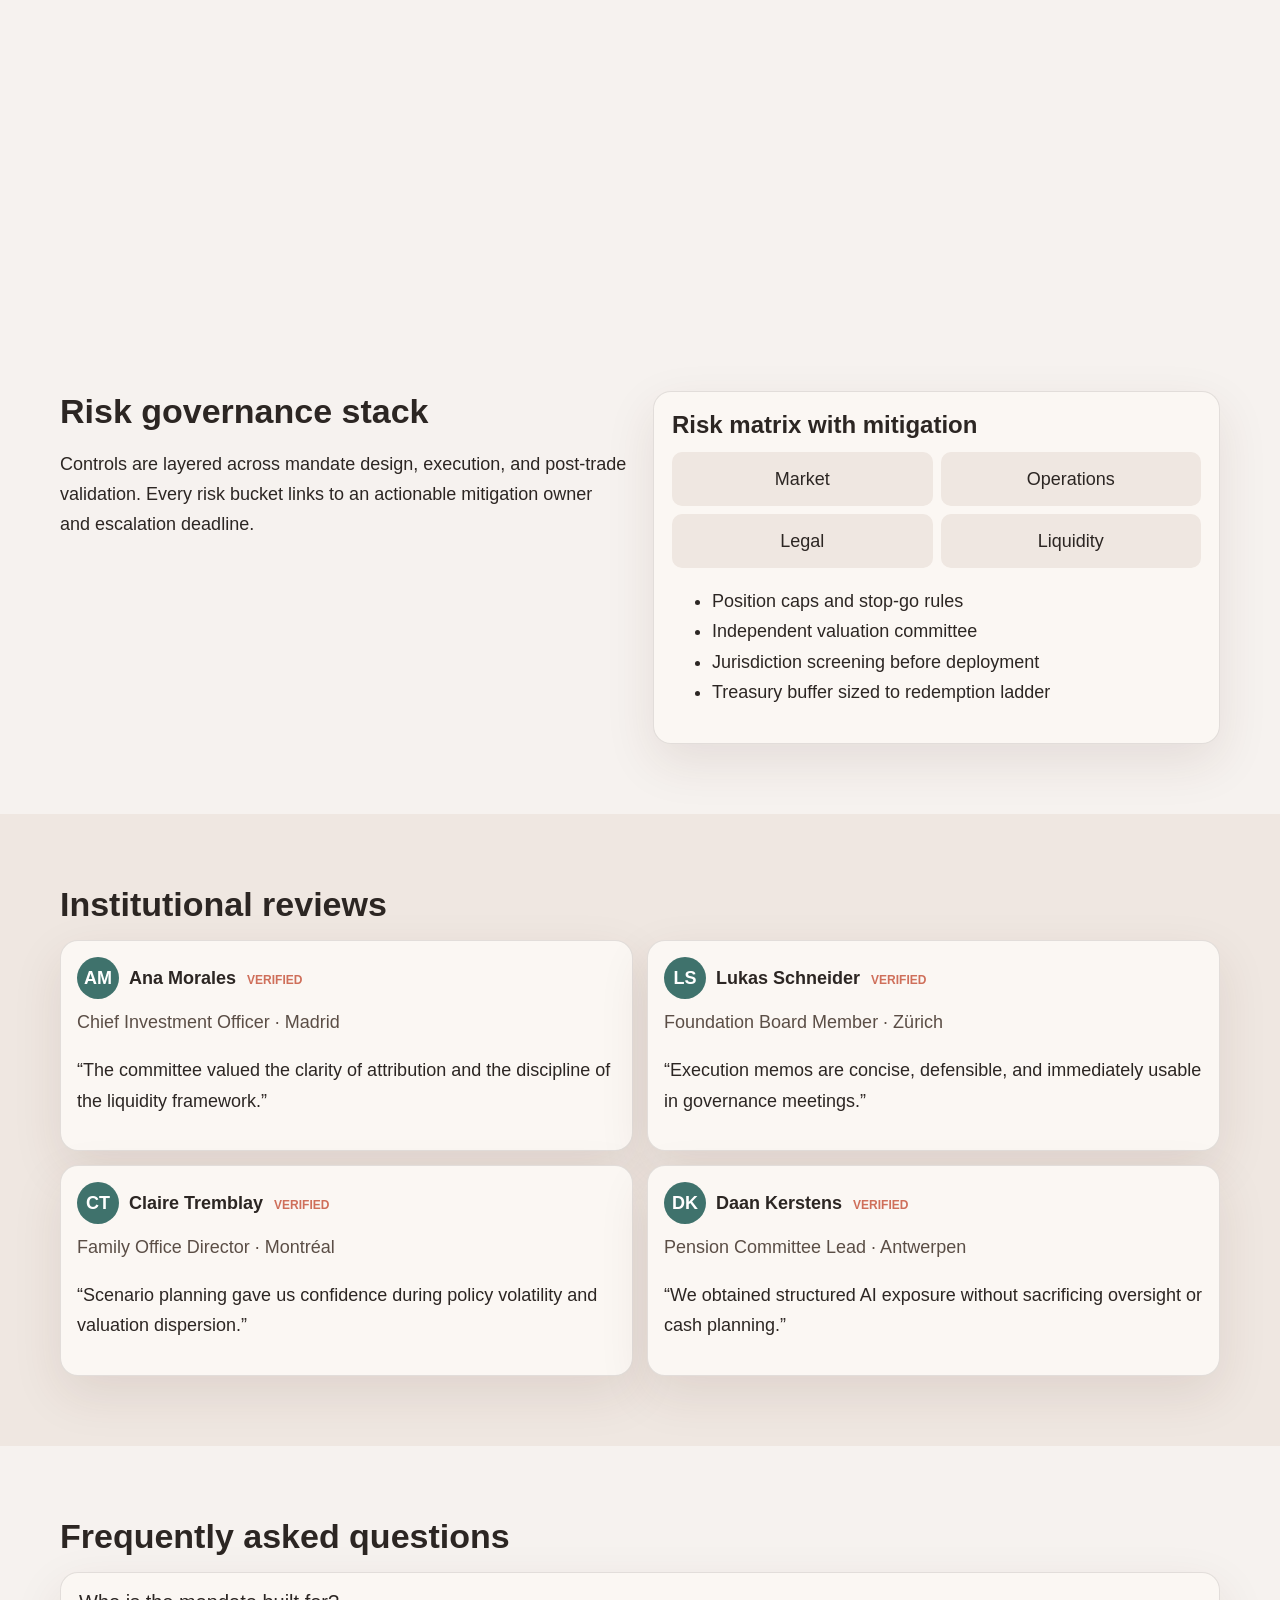
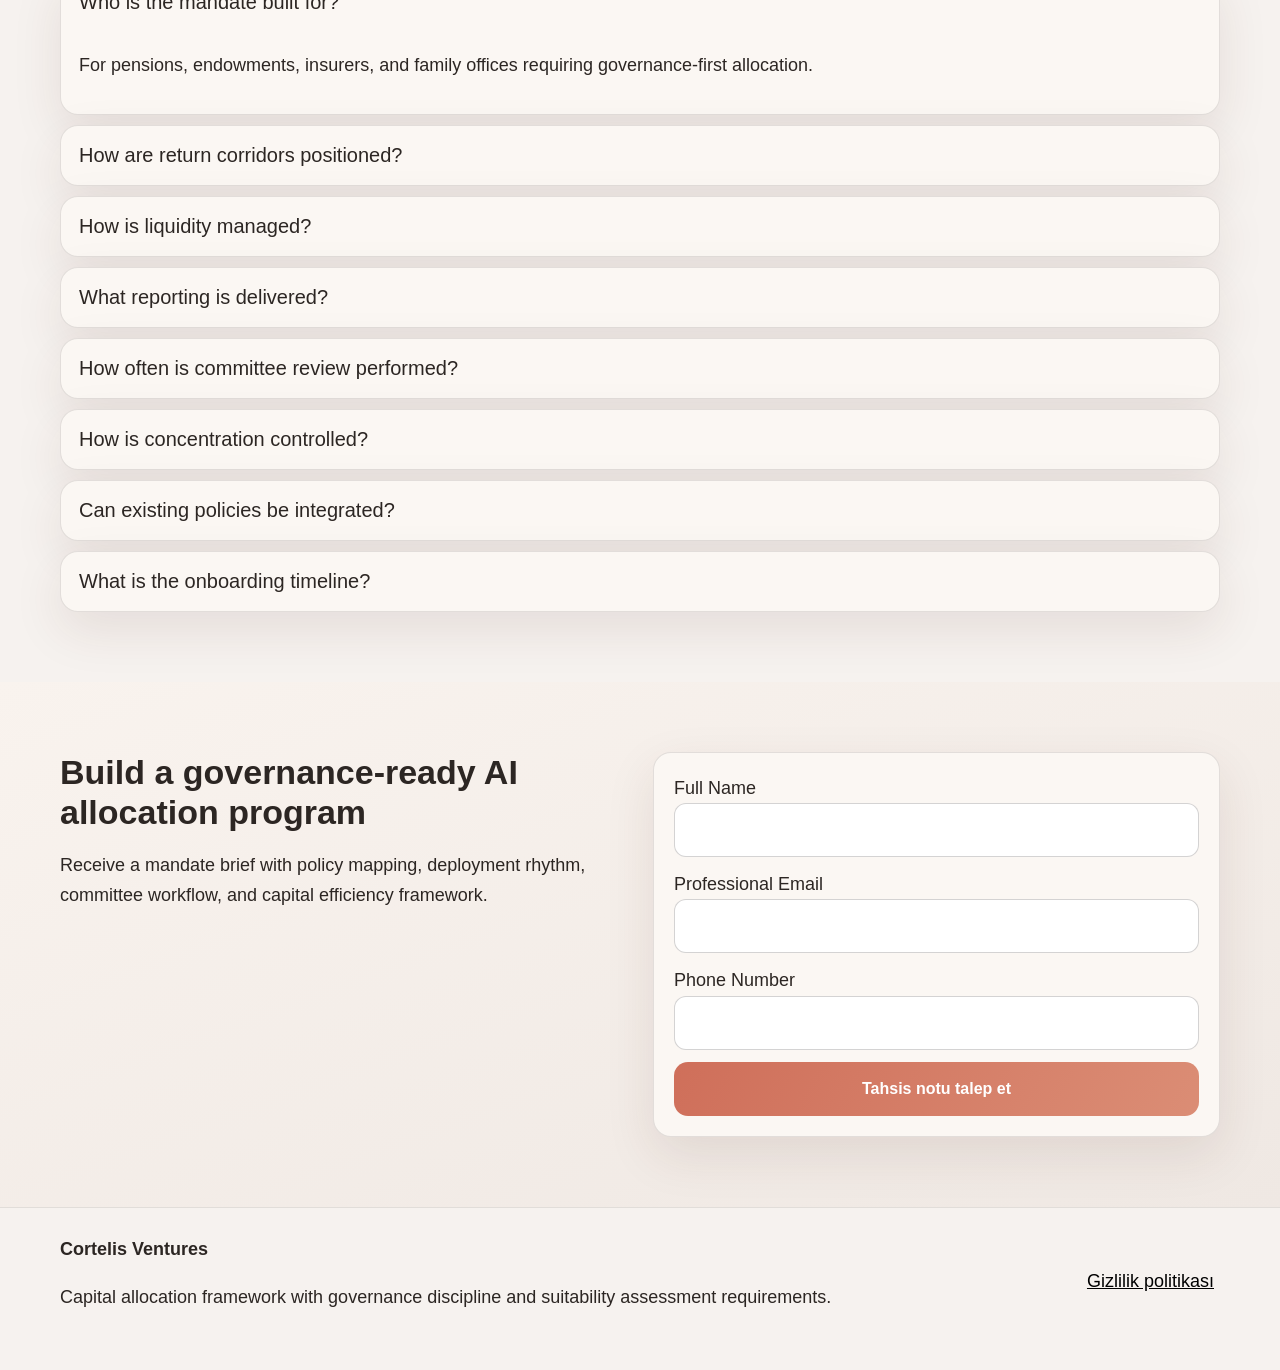
<file: tr/index.html>
<!DOCTYPE html>
<html lang="tr" data-page-language="Türkçe">
<head>
  <meta charset="UTF-8" />
  <meta name="viewport" content="width=device-width, initial-scale=1.0" />
  <title>Cortelis Ventures | Kurumsal yapay zekâ yatırım yetkisi</title>
  <meta name="description" content="Emeklilik fonları, vakıflar ve aile ofisleri için yönetişim odaklı yapay zekâ tahsisi ve disiplinli hedef koridorları sunan premium platform." />
  <meta name="keywords" content="Cortelis Ventures, yapay zekâ yatırımları, institutionele allocatie" />
  <link rel="canonical" href="../tr/index.html" />
  <link rel="alternate" hreflang="en" href="../index.html" />
  <link rel="alternate" hreflang="de" href="../de/index.html" />
  <link rel="alternate" hreflang="fr" href="../fr/index.html" />
  <link rel="alternate" hreflang="es" href="../es/index.html" />
  <link rel="alternate" hreflang="it" href="../it/index.html" />
  <link rel="alternate" hreflang="tr" href="../tr/index.html" />
  <link rel="alternate" hreflang="pt" href="../pt/index.html" />
  <link rel="alternate" hreflang="ja" href="../jp/index.html" />
  <link rel="alternate" hreflang="sk" href="../sk/index.html" />
  <link rel="alternate" hreflang="nl-BE" href="../be/index.html" />
  <link rel="alternate" hreflang="x-default" href="../index.html" />
  <meta property="og:title" content="Cortelis Ventures | Kurumsal yapay zekâ yatırım yetkisi" />
  <meta property="og:description" content="Emeklilik fonları, vakıflar ve aile ofisleri için yönetişim odaklı yapay zekâ tahsisi ve disiplinli hedef koridorları sunan premium platform." />
  <meta property="og:type" content="website" />
  <meta property="og:url" content="../tr/index.html" />
  <meta name="twitter:card" content="summary_large_image" />
  <meta name="twitter:title" content="Cortelis Ventures | Kurumsal yapay zekâ yatırım yetkisi" />
  <meta name="twitter:description" content="Emeklilik fonları, vakıflar ve aile ofisleri için yönetişim odaklı yapay zekâ tahsisi ve disiplinli hedef koridorları sunan premium platform." />
  <link rel="stylesheet" href="../assets/style.css" />
</head>
<body>
<div class="site-bg-glow glow-a"></div><div class="site-bg-glow glow-b"></div>
<header class="site-header"><div class="container header-inner">
<div class="brand">Cortelis Ventures</div>
<nav class="desktop-nav" aria-label="Primary"><a href="#hero" class="nav-link">Yetki</a><a href="#market" class="nav-link">Piyasa</a><a href="#model" class="nav-link">Model</a><a href="#process" class="nav-link">Uygulama</a><a href="#metrics" class="nav-link">Göstergeler</a><a href="#insights" class="nav-link">Analiz</a><a href="#risk" class="nav-link">Risk</a><a href="#reviews" class="nav-link">Görüşler</a><a href="#faq" class="nav-link">SSS</a></nav>
<div class="header-right">
<div class="lang-dropdown" data-dropdown>
<button class="lang-active" aria-haspopup="true" aria-expanded="false">Türkçe</button>
<div class="lang-menu" role="menu"><a href="../index.html" class="lang-option"><svg viewBox="0 0 60 40" aria-hidden="true"><rect width="60" height="40" fill="#1f3f8f"/><path d="M0 0l60 40M60 0L0 40" stroke="#f2f2f2" stroke-width="8"/><path d="M0 0l60 40M60 0L0 40" stroke="#c93a3a" stroke-width="4"/><path d="M30 0v40M0 20h60" stroke="#f2f2f2" stroke-width="12"/><path d="M30 0v40M0 20h60" stroke="#c93a3a" stroke-width="7"/></svg><span>English</span></a><a href="../de/index.html" class="lang-option"><svg viewBox="0 0 60 40" aria-hidden="true"><rect width="60" height="13.3" y="0" fill="#1b1b1b"/><rect width="60" height="13.3" y="13.3" fill="#bb2020"/><rect width="60" height="13.4" y="26.6" fill="#f1c54c"/></svg><span>Deutsch</span></a><a href="../fr/index.html" class="lang-option"><svg viewBox="0 0 60 40" aria-hidden="true"><rect width="20" height="40" fill="#2c4ea8"/><rect x="20" width="20" height="40" fill="#ececec"/><rect x="40" width="20" height="40" fill="#d54444"/></svg><span>Français</span></a><a href="../es/index.html" class="lang-option"><svg viewBox="0 0 60 40" aria-hidden="true"><rect width="60" height="10" y="0" fill="#bf2d2d"/><rect width="60" height="20" y="10" fill="#f2cb48"/><rect width="60" height="10" y="30" fill="#bf2d2d"/></svg><span>Español</span></a><a href="../it/index.html" class="lang-option"><svg viewBox="0 0 60 40" aria-hidden="true"><rect width="20" height="40" fill="#2f8a55"/><rect x="20" width="20" height="40" fill="#ececec"/><rect x="40" width="20" height="40" fill="#d54444"/></svg><span>Italiano</span></a><a href="../tr/index.html" class="lang-option"><svg viewBox="0 0 60 40" aria-hidden="true"><rect width="60" height="40" fill="#c92f3f"/><circle cx="27" cy="20" r="9" fill="#fff"/><circle cx="30" cy="20" r="7" fill="#c92f3f"/><polygon points="37,20 44,17 44,23" fill="#fff"/></svg><span>Türkçe</span></a><a href="../pt/index.html" class="lang-option"><svg viewBox="0 0 60 40" aria-hidden="true"><rect width="24" height="40" fill="#2b7f4f"/><rect x="24" width="36" height="40" fill="#c53e3e"/><circle cx="24" cy="20" r="6" fill="#f5d77b"/></svg><span>Português</span></a><a href="../jp/index.html" class="lang-option"><svg viewBox="0 0 60 40" aria-hidden="true"><rect width="60" height="40" fill="#f3f3f3"/><circle cx="30" cy="20" r="10" fill="#c93b49"/></svg><span>日本語</span></a><a href="../sk/index.html" class="lang-option"><svg viewBox="0 0 60 40" aria-hidden="true"><rect width="60" height="13.3" fill="#f4f4f4"/><rect y="13.3" width="60" height="13.3" fill="#2f5ea9"/><rect y="26.6" width="60" height="13.4" fill="#c53e3e"/></svg><span>Slovenčina</span></a><a href="../be/index.html" class="lang-option"><svg viewBox="0 0 60 40" aria-hidden="true"><rect width="60" height="40" fill="#1f1f1f"/><path d="M0 0h60v13.3H0z" fill="#1b1b1b"/><path d="M0 13.3h60v13.3H0z" fill="#f2c74f"/><path d="M0 26.6h60V40H0z" fill="#d54a4a"/></svg><span>Nederlands</span></a></div>
</div>
<a href="#lead-form" class="btn btn-primary">Tahsis notu talep et</a>
<button class="burger" aria-label="Menu" data-burger><span></span><span></span><span></span></button>
</div></div></header>
<div class="mobile-drawer" data-drawer><div class="drawer-panel"><button class="drawer-close" data-drawer-close aria-label="Kapat">×</button><nav class="drawer-nav"><a href="#hero" class="nav-link">Yetki</a><a href="#market" class="nav-link">Piyasa</a><a href="#model" class="nav-link">Model</a><a href="#process" class="nav-link">Uygulama</a><a href="#metrics" class="nav-link">Göstergeler</a><a href="#insights" class="nav-link">Analiz</a><a href="#risk" class="nav-link">Risk</a><a href="#reviews" class="nav-link">Görüşler</a><a href="#faq" class="nav-link">SSS</a><a href="../index.html">English</a><a href="../de/index.html">Deutsch</a><a href="../fr/index.html">Français</a><a href="../es/index.html">Español</a><a href="../it/index.html">Italiano</a><a href="../tr/index.html">Türkçe</a><a href="../pt/index.html">Português</a><a href="../jp/index.html">日本語</a><a href="../sk/index.html">Slovenčina</a><a href="../be/index.html">Nederlands</a></nav><a href="#lead-form" class="btn btn-primary">Tahsis notu talep et</a></div></div>
<main>
<section id="hero" class="hero"><div class="container hero-grid">
<div><p class="eyebrow">Cortelis Ventures · yapay zekâ yatırımları</p><h1>Emeklilik fonları, vakıflar ve aile ofisleri için kurumsal yapay zekâ tahsis yetkisi</h1><p>Cortelis Ventures, denetlenebilir disiplin, likidite planlaması ve kurul düzeyi raporlama isteyen kurumlar için yönetişim odaklı yapay zekâ yatırımları kurgular.</p><p>Yetki, çeşitlendirilmiş yapay zekâ değer zinciri maruziyeti ve kontrollü uygulama pencereleriyle risk ayarlı sermaye verimliliğini önceler.</p>
<div class="return-module"><h2>Hedef koridor</h2><div class="return-row"><div><strong>Aylık hedef aralık %8–%15</strong><span>Hedefler yönetişim disiplini altındadır, garanti değildir.</span></div><div><strong>Yıllıklandırılmış hedef aralık %80–%200</strong><span>Hedefler yönetişim disiplini altındadır, garanti değildir.</span></div></div></div>
<div class="hero-cards"><article><h3>Governance</h3><p>IC cadence, mandate checkpoints, auditable decision logs, and documented override protocol for stressed periods.</p></article><article><h3>Liquidity</h3><p>Rolling liquidity ladder with sleeve-level windows, settlement controls, and treasury coordination for capital calls.</p></article><article><h3>Allocation</h3><p>Core, tactical, and opportunistic sleeves with strict position caps and scenario-based rebalance triggers.</p></article></div>
</div>
<form id="lead-form" class="lead-form"><h3>Tahsis notu talep et</h3><label>Full Name<input type="text" required></label><label>Professional Email<input type="email" required></label><label>Phone Number<input type="tel" required></label><button class="btn btn-primary" type="submit">Tahsis notu talep et</button></form>
</div></section>
<section id="market" class="section alt"><div class="container split"><div><h2>Kurumsal yapay zekâ yatırımlarında pazar derinliği</h2><p>AI adoption now spans enterprise automation, defense analytics, healthcare diagnostics, and industrial optimization. Institutions require disciplined entry points rather than speculative exposure.</p><p>Our market map connects infrastructure, model operations, and distribution channels to define where durable cash conversion can be captured.</p></div><div class="kpi-hierarchy"><div class="kpi-main">34 jurisdictions monitored</div><div class="kpi-subgrid"><div><b>19</b><span>regulated counterparties</span></div><div><b>12</b><span>due diligence streams</span></div><div><b>7</b><span>exit channels pre-mapped</span></div></div></div></div></section>
<section id="model" class="section"><div class="container split reverse"><div class="allocation-bar"><h3>Yönetişimli tahsis modeli</h3><div class="stack"><span style="width:40%">Core 40%</span><span style="width:35%">Tactical 35%</span><span style="width:25%">Special 25%</span></div><p>Baseline comparison against broad technology indices indicates superior downside containment under policy shocks.</p></div><div><h2>Mandate construction framework</h2><ul><li>Board charter alignment and policy guardrails</li><li>Sleeve-level exposure thresholds</li><li>Counterparty concentration oversight</li><li>Cash management and redemption calendars</li></ul></div></div></section>
<section id="process" class="section dark"><div class="container"><h2>Execution timeline with quantified deliverables</h2><div class="timeline"><article><h3>Week 1–2</h3><p>Policy mapping, legal intake, benchmark selection, committee sign-off package.</p></article><article><h3>Week 3–5</h3><p>Screening matrix, diligence calls, scenario pack, treasury coordination map.</p></article><article><h3>Week 6–8</h3><p>Initial deployment, compliance attestation, monitoring dashboard, escalation pathways.</p></article><article><h3>Week 9+</h3><p>Rebalance windows, manager review loops, attribution reporting, mandate refinement.</p></article></div></div></section>
<section id="metrics" class="section"><div class="container grid-3"><article class="ring-card"><h3>Capture efficiency</h3><div class="ring" style="--pct:78"><span>78%</span></div><p>Measures conversion of approved opportunities into executed allocations within policy limits.</p></article><article class="compare-card"><h3>Mandate vs baseline</h3><div class="bars"><div><span>Mandate corridor</span><i style="width:72%"></i></div><div><span>Market baseline</span><i style="width:54%"></i></div></div><p>Higher efficiency with moderated drawdown profile across stress windows.</p></article><article class="waterfall-card"><h3>Driver waterfall</h3><div class="wf"><span>Selection +2.1</span><span>Execution +1.8</span><span>Timing +1.3</span><span>Cost -0.6</span></div><p>Shows additive contribution drivers and operational drag components.</p></article></div></section>
<section id="insights" class="section alt"><div class="container split"><div><h2>Committee insights and interpretation</h2><p>Each monthly packet includes attribution, policy compliance checks, liquidity ladder status, and a concise recommendation matrix for the next voting cycle.</p><p>Investor implication: capital can be reallocated between sleeves without breaking mandate integrity.</p></div><div class="scenario"><h3>Scenario columns</h3><div class="scenario-grid"><div><b>Base</b><p>Stable adoption, policy continuity, gradual spread compression.</p></div><div><b>Upside</b><p>Demand acceleration in regulated sectors and stronger operating leverage.</p></div><div><b>Downside</b><p>Temporary valuation reset; liquidity pacing and hedging protocol activated.</p></div></div></div></div></section>
<section id="risk" class="section"><div class="container split reverse"><div class="risk-matrix"><h3>Risk matrix with mitigation</h3><div class="matrix"><span>Market</span><span>Operations</span><span>Legal</span><span>Liquidity</span></div><ul><li>Position caps and stop-go rules</li><li>Independent valuation committee</li><li>Jurisdiction screening before deployment</li><li>Treasury buffer sized to redemption ladder</li></ul></div><div><h2>Risk governance stack</h2><p>Controls are layered across mandate design, execution, and post-trade validation. Every risk bucket links to an actionable mitigation owner and escalation deadline.</p></div></div></section>
<section id="reviews" class="section alt"><div class="container"><h2>Institutional reviews</h2><div class="reviews-grid"><article><div class="review-head"><div class="initials">AM</div><strong>Ana Morales <span>VERIFIED</span></strong></div><p class="title">Chief Investment Officer · Madrid</p><p>“The committee valued the clarity of attribution and the discipline of the liquidity framework.”</p></article><article><div class="review-head"><div class="initials">LS</div><strong>Lukas Schneider <span>VERIFIED</span></strong></div><p class="title">Foundation Board Member · Zürich</p><p>“Execution memos are concise, defensible, and immediately usable in governance meetings.”</p></article><article><div class="review-head"><div class="initials">CT</div><strong>Claire Tremblay <span>VERIFIED</span></strong></div><p class="title">Family Office Director · Montréal</p><p>“Scenario planning gave us confidence during policy volatility and valuation dispersion.”</p></article><article><div class="review-head"><div class="initials">DK</div><strong>Daan Kerstens <span>VERIFIED</span></strong></div><p class="title">Pension Committee Lead · Antwerpen</p><p>“We obtained structured AI exposure without sacrificing oversight or cash planning.”</p></article></div></div></section>
<section id="faq" class="section"><div class="container"><h2>Frequently asked questions</h2><div class="faq-list"><article class="faq-item"><button aria-expanded="true">Who is the mandate built for?</button><div class="faq-content" ><p>For pensions, endowments, insurers, and family offices requiring governance-first allocation.</p></div></article><article class="faq-item"><button aria-expanded="false">How are return corridors positioned?</button><div class="faq-content" hidden><p>As disciplined objectives tied to allocation sleeves, never as unconditional promises.</p></div></article><article class="faq-item"><button aria-expanded="false">How is liquidity managed?</button><div class="faq-content" hidden><p>Through a rolling ladder that aligns expected exits, treasury needs, and stress scenarios.</p></div></article><article class="faq-item"><button aria-expanded="false">What reporting is delivered?</button><div class="faq-content" hidden><p>Board-ready packs with attribution, compliance checks, and forward recommendations.</p></div></article><article class="faq-item"><button aria-expanded="false">How often is committee review performed?</button><div class="faq-content" hidden><p>Formal monthly voting cadence plus event-driven extraordinary sessions.</p></div></article><article class="faq-item"><button aria-expanded="false">How is concentration controlled?</button><div class="faq-content" hidden><p>Issuer, sector, and strategy caps with automatic escalation on threshold breaches.</p></div></article><article class="faq-item"><button aria-expanded="false">Can existing policies be integrated?</button><div class="faq-content" hidden><p>Yes, mandates are mapped to current investment policy statements before deployment.</p></div></article><article class="faq-item"><button aria-expanded="false">What is the onboarding timeline?</button><div class="faq-content" hidden><p>Most institutions complete onboarding and first allocation cycle within eight weeks.</p></div></article></div></div></section>
<section class="section final-cta"><div class="container split"><div><h2>Build a governance-ready AI allocation program</h2><p>Receive a mandate brief with policy mapping, deployment rhythm, committee workflow, and capital efficiency framework.</p></div><form class="lead-form"><label>Full Name<input type="text" required></label><label>Professional Email<input type="email" required></label><label>Phone Number<input type="tel" required></label><button class="btn btn-primary" type="submit">Tahsis notu talep et</button></form></div></section>
</main>
<footer class="site-footer"><div class="container footer-inner"><div><strong>Cortelis Ventures</strong><p>Capital allocation framework with governance discipline and suitability assessment requirements.</p></div><button class="privacy-link" data-open-privacy>Gizlilik politikası</button></div></footer>
<div class="modal" data-privacy-modal aria-hidden="true"><div class="modal-card" role="dialog" aria-modal="true"><button class="modal-x" data-close-privacy aria-label="Kapat">×</button><h2>Gizlilik politikası</h2><div class="modal-body"><h3>Introduction</h3><p>Cortelis Ventures processes professional contact data only for mandate communication and suitability screening.</p><h3>Data collection</h3><p>We collect name, institutional email, phone number, and interaction timestamps submitted through forms.</p><h3>Legal basis</h3><p>Processing relies on legitimate interest and pre-contractual institutional communication duties.</p><h3>Cookies</h3><p>Only functional storage for interface continuity and accessibility preferences is used.</p><h3>Retention</h3><p>Lead data is retained for a defined review cycle and removed when no institutional relevance remains.</p><h3>Third-party sharing</h3><p>Data is shared only with audited service providers under contractual confidentiality obligations.</p><h3>Security</h3><p>Encryption in transit, controlled access, and periodic control testing protect submitted data.</p><h3>User rights</h3><p>Users may request access, correction, restriction, portability, and erasure where applicable.</p><h3>International transfers</h3><p>Cross-border transfers rely on approved safeguards and documented transfer assessments.</p><h3>Industry risk disclosure</h3><p>AI-related allocations can face valuation, regulatory, and liquidity variability; governance discipline remains essential.</p><h3>Contact</h3><p>Contact: compliance@cortelisventures.com</p></div><div class="modal-footer"><button class="btn btn-secondary" data-close-privacy>Kapat</button></div></div></div>
<script src="../assets/app.js" defer></script>
<script type="application/ld+json">{"@context":"https://schema.org","@type":"Organization","name":"Cortelis Ventures","url":"../tr/index.html"}</script>
<script type="application/ld+json">{"@context":"https://schema.org","@type":"WebSite","name":"Cortelis Ventures","url":"../tr/index.html"}</script>
<script type="application/ld+json">{"@context":"https://schema.org","@type":"FAQPage","mainEntity":[{"@type":"Question","name":"Who is the mandate built for?","acceptedAnswer":{"@type":"Answer","text":"For pensions, endowments, insurers, and family offices."}}]}</script>
<script type="application/ld+json">{"@context":"https://schema.org","@type":"Review","itemReviewed":{"@type":"Organization","name":"Cortelis Ventures"},"author":{"@type":"Person","name":"Ana Morales"},"reviewBody":"Structured governance and transparent reporting."}</script>
</body></html>
</file>
<file: assets/style.css>
:root {
  --bg: #f6f2ef;
  --bg-alt: #efe7e1;
  --surface: #fbf7f3;
  --ink: #2c2623;
  --ink-soft: #5b4e46;
  --accent: #cf6f5a;
  --accent-2: #3f726c;
  --dark: #2b2230;
  --radius: 18px;
  --shadow: 0 18px 50px rgba(74, 44, 26, 0.10);
  --container: 1160px;
}
* { box-sizing: border-box; }
html, body { margin:0; padding:0; }
body { font-family: Inter, "Segoe UI", sans-serif; background: var(--bg); color: var(--ink); font-size: 18px; line-height: 1.68; }
p, li, label, .faq-content, .modal-body, footer { font-size: 18px; line-height: 1.68; }
.container { width:min(var(--container), calc(100% - 48px)); margin:0 auto; }
.site-bg-glow { position:fixed; width:500px; height:500px; border-radius:50%; filter: blur(80px); z-index:-1; opacity:.28; }
.glow-a { background: rgba(207,111,90,0.3); top:-120px; left:-140px; }
.glow-b { background: rgba(63,114,108,0.22); right:-120px; top:320px; }
.site-header { position:sticky; top:0; backdrop-filter: blur(12px); background: rgba(246,242,239,0.86); border-bottom:1px solid rgba(55,35,30,.08); z-index:40; }
.header-inner { display:flex; justify-content:space-between; align-items:center; gap:20px; min-height:86px; }
.brand { font-weight:700; letter-spacing:.01em; white-space:nowrap; }
.desktop-nav { display:flex; gap:16px; white-space:nowrap; }
.nav-link { color:var(--ink); text-decoration:none; font-size:16px; }
.header-right { display:flex; align-items:center; gap:12px; }
.lang-dropdown { position:relative; }
.lang-active { border:1px solid rgba(44,38,35,.2); background:var(--surface); border-radius:999px; height:54px; padding:0 18px; font-size:16px; }
.lang-menu { position:absolute; top:calc(100% + 8px); right:0; background:var(--surface); border:1px solid rgba(44,38,35,.12); border-radius:14px; box-shadow:var(--shadow); min-width:220px; padding:10px; display:none; }
.lang-dropdown.open .lang-menu { display:block; }
.lang-option { display:flex; align-items:center; gap:10px; padding:8px; border-radius:10px; text-decoration:none; color:var(--ink); }
.lang-option:hover { background:var(--bg-alt); }
.lang-option svg { width:26px; height:18px; border-radius:3px; }
.btn { height:54px; min-width:220px; border-radius:14px; border:none; font-size:16px; font-weight:600; padding:0 22px; display:inline-flex; align-items:center; justify-content:center; text-decoration:none; cursor:pointer; }
.btn-primary { background:linear-gradient(120deg,var(--accent),#db8d75); color:#fff; }
.btn-secondary { background:var(--bg-alt); color:var(--ink); border:1px solid rgba(44,38,35,.2); }
.hero { padding:86px 0 56px; }
.hero-grid { display:grid; grid-template-columns:1.2fr .8fr; gap:30px; }
.eyebrow { text-transform:uppercase; letter-spacing:.08em; font-size:14px; }
h1 { font-size:48px; line-height:1.08; max-width:20ch; margin:8px 0 20px; }
h2 { font-size:34px; line-height:1.18; margin:0 0 16px; }
h3 { font-size:24px; line-height:1.25; margin:0 0 12px; }
.return-module { background:var(--surface); border:1px solid rgba(44,38,35,.12); border-radius:var(--radius); padding:22px; margin:24px 0; }
.return-row { display:grid; grid-template-columns:1fr 1fr; gap:16px; }
.return-row strong { display:block; font-size:30px; }
.return-row span { font-size:15px; color:var(--ink-soft); }
.hero-cards { display:grid; grid-template-columns:repeat(3,1fr); gap:12px; }
.hero-cards article,.kpi-hierarchy,.allocation-bar,.ring-card,.compare-card,.waterfall-card,.scenario,.risk-matrix,.lead-form,.faq-item,.reviews-grid article,.modal-card,.timeline article { background:var(--surface); border:1px solid rgba(44,38,35,.12); border-radius:var(--radius); box-shadow:var(--shadow); }
.hero-cards article { padding:14px; }
.section { padding:70px 0; }
.section.alt { background:var(--bg-alt); }
.section.dark { background:var(--dark); color:#f4edf8; }
.split { display:grid; grid-template-columns:1fr 1fr; gap:26px; align-items:start; }
.split.reverse > :first-child { order:2; }
.kpi-hierarchy { padding:20px; }
.kpi-main { font-size:32px; font-weight:700; margin-bottom:14px; }
.kpi-subgrid { display:grid; grid-template-columns:repeat(3,1fr); gap:12px; }
.kpi-subgrid div { background:var(--bg-alt); border-radius:12px; padding:12px; }
.stack { display:flex; border-radius:999px; overflow:hidden; }
.stack span { color:#fff; padding:10px 12px; font-size:14px; }
.stack span:nth-child(1){ background:#6d8f87; }
.stack span:nth-child(2){ background:#cf6f5a; }
.stack span:nth-child(3){ background:#9a7d69; }
.timeline { display:grid; grid-template-columns:repeat(4,1fr); gap:14px; }
.timeline article { padding:16px; color:var(--ink); }
.grid-3 { display:grid; grid-template-columns:repeat(3,1fr); gap:16px; }
.ring-card,.compare-card,.waterfall-card,.scenario,.risk-matrix { padding:18px; }
.ring { width:130px;height:130px;border-radius:50%;background:conic-gradient(var(--accent) calc(var(--pct)*1%), #e4d8d0 0);display:grid;place-items:center;margin:16px 0; }
.ring span { width:92px;height:92px;border-radius:50%;background:var(--surface);display:grid;place-items:center;font-weight:700; }
.bars div { display:grid; grid-template-columns:1fr 1fr; gap:10px; align-items:center; margin:8px 0; }
.bars i { display:block; height:12px; background:linear-gradient(90deg,var(--accent-2),var(--accent)); border-radius:999px; }
.wf span { display:block; margin:8px 0; padding:9px 12px; border-radius:10px; background:var(--bg-alt); }
.scenario-grid { display:grid; grid-template-columns:repeat(3,1fr); gap:10px; }
.scenario-grid div { background:var(--bg); border-radius:12px; padding:12px; }
.matrix { display:grid; grid-template-columns:1fr 1fr; gap:8px; margin-bottom:10px; }
.matrix span { background:var(--bg-alt); padding:12px; border-radius:10px; text-align:center; }
.reviews-grid { display:grid; grid-template-columns:repeat(2,1fr); gap:14px; }
.reviews-grid article { padding:16px; }
.review-head { display:flex; align-items:center; gap:10px; }
.initials { width:42px; height:42px; border-radius:50%; background:var(--accent-2); color:#fff; display:grid; place-items:center; font-weight:700; }
.review-head span { font-size:12px; color:var(--accent); margin-left:6px; }
.title { color:var(--ink-soft); margin:.5rem 0; }
.faq-list { display:grid; gap:10px; }
.faq-item button { width:100%; text-align:left; background:none; border:none; font-size:20px; padding:18px; cursor:pointer; color:inherit; }
.faq-content { padding:0 18px 16px; }
.final-cta { background:linear-gradient(160deg,#f9f3ee,#efe8e3); }
.lead-form { padding:20px; display:grid; gap:12px; }
.lead-form input { width:100%; height:54px; border-radius:12px; border:1px solid rgba(44,38,35,.2); padding:0 14px; font-size:17px; }
.site-footer { padding:26px 0 40px; border-top:1px solid rgba(44,38,35,.1); }
.footer-inner { display:flex; justify-content:space-between; gap:14px; align-items:center; }
.privacy-link { background:none; border:none; text-decoration:underline; font-size:18px; cursor:pointer; }
.modal { position:fixed; inset:0; background:rgba(28,20,24,.55); display:none; align-items:center; justify-content:center; padding:20px; z-index:80; }
.modal.open { display:flex; }
.modal-card { width:min(840px,100%); max-height:88vh; padding:22px; position:relative; overflow:auto; }
.modal-x { position:absolute; top:14px; right:14px; width:40px; height:40px; border-radius:50%; border:1px solid rgba(44,38,35,.2); background:var(--surface); font-size:24px; }
.modal-footer { display:flex; justify-content:flex-start; padding-top:14px; }
.burger { display:none; width:48px; height:48px; border:1px solid rgba(44,38,35,.2); border-radius:12px; background:var(--surface); flex-direction:column; justify-content:center; gap:4px; }
.burger span { display:block; width:24px; height:2px; background:var(--ink); margin:0 auto; }
.mobile-drawer { position:fixed; inset:0; background:rgba(31,23,24,.42); display:none; z-index:70; }
.mobile-drawer.open { display:block; }
.drawer-panel { width:min(420px,90vw); height:100%; background:var(--surface); padding:18px; overflow:auto; }
.drawer-nav { display:grid; gap:12px; margin:40px 0 18px; }
.drawer-nav a { text-decoration:none; color:var(--ink); }
.drawer-close { width:40px; height:40px; border-radius:10px; border:1px solid rgba(44,38,35,.2); background:var(--bg-alt); float:right; }
.reveal { opacity:0; transform:translateY(24px); transition:opacity .5s, transform .5s; }
.reveal.visible { opacity:1; transform:translateY(0); }
@media (max-width: 900px){
.desktop-nav,.header-right .lang-dropdown,.header-right .btn-primary{ display:none; }
.burger{ display:flex; }
.hero-grid,.split,.grid-3,.scenario-grid,.timeline,.hero-cards,.kpi-subgrid,.reviews-grid,.return-row{ grid-template-columns:1fr; }
h1{ font-size:37px; }
.container{ width:min(var(--container), calc(100% - 36px)); }
}
.u-space-115 { margin-top:23px; }
.u-space-116 { margin-top:24px; }
.u-space-117 { margin-top:25px; }
.u-space-118 { margin-top:26px; }
.u-space-119 { margin-top:27px; }
.u-space-120 { margin-top:4px; }
.u-space-121 { margin-top:5px; }
.u-space-122 { margin-top:6px; }
.u-space-123 { margin-top:7px; }
.u-space-124 { margin-top:8px; }
.u-space-125 { margin-top:9px; }
.u-space-126 { margin-top:10px; }
.u-space-127 { margin-top:11px; }
.u-space-128 { margin-top:12px; }
.u-space-129 { margin-top:13px; }
.u-space-130 { margin-top:14px; }
.u-space-131 { margin-top:15px; }
.u-space-132 { margin-top:16px; }
.u-space-133 { margin-top:17px; }
.u-space-134 { margin-top:18px; }
.u-space-135 { margin-top:19px; }
.u-space-136 { margin-top:20px; }
.u-space-137 { margin-top:21px; }
.u-space-138 { margin-top:22px; }
.u-space-139 { margin-top:23px; }
.u-space-140 { margin-top:24px; }
.u-space-141 { margin-top:25px; }
.u-space-142 { margin-top:26px; }
.u-space-143 { margin-top:27px; }
.u-space-144 { margin-top:4px; }
.u-space-145 { margin-top:5px; }
.u-space-146 { margin-top:6px; }
.u-space-147 { margin-top:7px; }
.u-space-148 { margin-top:8px; }
.u-space-149 { margin-top:9px; }
.u-space-150 { margin-top:10px; }
.u-space-151 { margin-top:11px; }
.u-space-152 { margin-top:12px; }
.u-space-153 { margin-top:13px; }
.u-space-154 { margin-top:14px; }
.u-space-155 { margin-top:15px; }
.u-space-156 { margin-top:16px; }
.u-space-157 { margin-top:17px; }
.u-space-158 { margin-top:18px; }
.u-space-159 { margin-top:19px; }
.u-space-160 { margin-top:20px; }
.u-space-161 { margin-top:21px; }
.u-space-162 { margin-top:22px; }
.u-space-163 { margin-top:23px; }
.u-space-164 { margin-top:24px; }
.u-space-165 { margin-top:25px; }
.u-space-166 { margin-top:26px; }
.u-space-167 { margin-top:27px; }
.u-space-168 { margin-top:4px; }
.u-space-169 { margin-top:5px; }
.u-space-170 { margin-top:6px; }
.u-space-171 { margin-top:7px; }
.u-space-172 { margin-top:8px; }
.u-space-173 { margin-top:9px; }
.u-space-174 { margin-top:10px; }
.u-space-175 { margin-top:11px; }
.u-space-176 { margin-top:12px; }
.u-space-177 { margin-top:13px; }
.u-space-178 { margin-top:14px; }
.u-space-179 { margin-top:15px; }
.u-space-180 { margin-top:16px; }
.u-space-181 { margin-top:17px; }
.u-space-182 { margin-top:18px; }
.u-space-183 { margin-top:19px; }
.u-space-184 { margin-top:20px; }
.u-space-185 { margin-top:21px; }
.u-space-186 { margin-top:22px; }
.u-space-187 { margin-top:23px; }
.u-space-188 { margin-top:24px; }
.u-space-189 { margin-top:25px; }
.u-space-190 { margin-top:26px; }
.u-space-191 { margin-top:27px; }
.u-space-192 { margin-top:4px; }
.u-space-193 { margin-top:5px; }
.u-space-194 { margin-top:6px; }
.u-space-195 { margin-top:7px; }
.u-space-196 { margin-top:8px; }
.u-space-197 { margin-top:9px; }
.u-space-198 { margin-top:10px; }
.u-space-199 { margin-top:11px; }
.u-space-200 { margin-top:12px; }
.u-space-201 { margin-top:13px; }
.u-space-202 { margin-top:14px; }
.u-space-203 { margin-top:15px; }
.u-space-204 { margin-top:16px; }
.u-space-205 { margin-top:17px; }
.u-space-206 { margin-top:18px; }
.u-space-207 { margin-top:19px; }
.u-space-208 { margin-top:20px; }
.u-space-209 { margin-top:21px; }
.u-space-210 { margin-top:22px; }
.u-space-211 { margin-top:23px; }
.u-space-212 { margin-top:24px; }
.u-space-213 { margin-top:25px; }
.u-space-214 { margin-top:26px; }
.u-space-215 { margin-top:27px; }
.u-space-216 { margin-top:4px; }
.u-space-217 { margin-top:5px; }
.u-space-218 { margin-top:6px; }
.u-space-219 { margin-top:7px; }
.u-space-220 { margin-top:8px; }
.u-space-221 { margin-top:9px; }
.u-space-222 { margin-top:10px; }
.u-space-223 { margin-top:11px; }
.u-space-224 { margin-top:12px; }
.u-space-225 { margin-top:13px; }
.u-space-226 { margin-top:14px; }
.u-space-227 { margin-top:15px; }
.u-space-228 { margin-top:16px; }
.u-space-229 { margin-top:17px; }
.u-space-230 { margin-top:18px; }
.u-space-231 { margin-top:19px; }
.u-space-232 { margin-top:20px; }
.u-space-233 { margin-top:21px; }
.u-space-234 { margin-top:22px; }
.u-space-235 { margin-top:23px; }
.u-space-236 { margin-top:24px; }
.u-space-237 { margin-top:25px; }
.u-space-238 { margin-top:26px; }
.u-space-239 { margin-top:27px; }
.u-space-240 { margin-top:4px; }
.u-space-241 { margin-top:5px; }
.u-space-242 { margin-top:6px; }
.u-space-243 { margin-top:7px; }
.u-space-244 { margin-top:8px; }
.u-space-245 { margin-top:9px; }
.u-space-246 { margin-top:10px; }
.u-space-247 { margin-top:11px; }
.u-space-248 { margin-top:12px; }
.u-space-249 { margin-top:13px; }
.u-space-250 { margin-top:14px; }
.u-space-251 { margin-top:15px; }
.u-space-252 { margin-top:16px; }
.u-space-253 { margin-top:17px; }
.u-space-254 { margin-top:18px; }
.u-space-255 { margin-top:19px; }
.u-space-256 { margin-top:20px; }
.u-space-257 { margin-top:21px; }
.u-space-258 { margin-top:22px; }
.u-space-259 { margin-top:23px; }
.u-space-260 { margin-top:24px; }
.u-space-261 { margin-top:25px; }
.u-space-262 { margin-top:26px; }
.u-space-263 { margin-top:27px; }
.u-space-264 { margin-top:4px; }
.u-space-265 { margin-top:5px; }
.u-space-266 { margin-top:6px; }
.u-space-267 { margin-top:7px; }
.u-space-268 { margin-top:8px; }
.u-space-269 { margin-top:9px; }
.u-space-270 { margin-top:10px; }
.u-space-271 { margin-top:11px; }
.u-space-272 { margin-top:12px; }
.u-space-273 { margin-top:13px; }
.u-space-274 { margin-top:14px; }
.u-space-275 { margin-top:15px; }
.u-space-276 { margin-top:16px; }
.u-space-277 { margin-top:17px; }
.u-space-278 { margin-top:18px; }
.u-space-279 { margin-top:19px; }
.u-space-280 { margin-top:20px; }
.u-space-281 { margin-top:21px; }
.u-space-282 { margin-top:22px; }
.u-space-283 { margin-top:23px; }
.u-space-284 { margin-top:24px; }
.u-space-285 { margin-top:25px; }
.u-space-286 { margin-top:26px; }
.u-space-287 { margin-top:27px; }
.u-space-288 { margin-top:4px; }
.u-space-289 { margin-top:5px; }
.u-space-290 { margin-top:6px; }
.u-space-291 { margin-top:7px; }
.u-space-292 { margin-top:8px; }
.u-space-293 { margin-top:9px; }
.u-space-294 { margin-top:10px; }
.u-space-295 { margin-top:11px; }
.u-space-296 { margin-top:12px; }
.u-space-297 { margin-top:13px; }
.u-space-298 { margin-top:14px; }
.u-space-299 { margin-top:15px; }
.u-space-300 { margin-top:16px; }
.u-space-301 { margin-top:17px; }
.u-space-302 { margin-top:18px; }
.u-space-303 { margin-top:19px; }
.u-space-304 { margin-top:20px; }
.u-space-305 { margin-top:21px; }
.u-space-306 { margin-top:22px; }
.u-space-307 { margin-top:23px; }
.u-space-308 { margin-top:24px; }
.u-space-309 { margin-top:25px; }
.u-space-310 { margin-top:26px; }
.u-space-311 { margin-top:27px; }
.u-space-312 { margin-top:4px; }
.u-space-313 { margin-top:5px; }
.u-space-314 { margin-top:6px; }
.u-space-315 { margin-top:7px; }
.u-space-316 { margin-top:8px; }
.u-space-317 { margin-top:9px; }
.u-space-318 { margin-top:10px; }
.u-space-319 { margin-top:11px; }
.u-space-320 { margin-top:12px; }
.u-space-321 { margin-top:13px; }
.u-space-322 { margin-top:14px; }
.u-space-323 { margin-top:15px; }
.u-space-324 { margin-top:16px; }
.u-space-325 { margin-top:17px; }
.u-space-326 { margin-top:18px; }
.u-space-327 { margin-top:19px; }
.u-space-328 { margin-top:20px; }
.u-space-329 { margin-top:21px; }
.u-space-330 { margin-top:22px; }
.u-space-331 { margin-top:23px; }
.u-space-332 { margin-top:24px; }
.u-space-333 { margin-top:25px; }
.u-space-334 { margin-top:26px; }
.u-space-335 { margin-top:27px; }
.u-space-336 { margin-top:4px; }
.u-space-337 { margin-top:5px; }
.u-space-338 { margin-top:6px; }
.u-space-339 { margin-top:7px; }
.u-space-340 { margin-top:8px; }
.u-space-341 { margin-top:9px; }
.u-space-342 { margin-top:10px; }
.u-space-343 { margin-top:11px; }
.u-space-344 { margin-top:12px; }
.u-space-345 { margin-top:13px; }
.u-space-346 { margin-top:14px; }
.u-space-347 { margin-top:15px; }
.u-space-348 { margin-top:16px; }
.u-space-349 { margin-top:17px; }
.u-space-350 { margin-top:18px; }
.u-space-351 { margin-top:19px; }
.u-space-352 { margin-top:20px; }
.u-space-353 { margin-top:21px; }
.u-space-354 { margin-top:22px; }
.u-space-355 { margin-top:23px; }
.u-space-356 { margin-top:24px; }
.u-space-357 { margin-top:25px; }
.u-space-358 { margin-top:26px; }
.u-space-359 { margin-top:27px; }
.u-space-360 { margin-top:4px; }
.u-space-361 { margin-top:5px; }
.u-space-362 { margin-top:6px; }
.u-space-363 { margin-top:7px; }
.u-space-364 { margin-top:8px; }
.u-space-365 { margin-top:9px; }
.u-space-366 { margin-top:10px; }
.u-space-367 { margin-top:11px; }
.u-space-368 { margin-top:12px; }
.u-space-369 { margin-top:13px; }
.u-space-370 { margin-top:14px; }
.u-space-371 { margin-top:15px; }
.u-space-372 { margin-top:16px; }
.u-space-373 { margin-top:17px; }
.u-space-374 { margin-top:18px; }
.u-space-375 { margin-top:19px; }
.u-space-376 { margin-top:20px; }
.u-space-377 { margin-top:21px; }
.u-space-378 { margin-top:22px; }
.u-space-379 { margin-top:23px; }
.u-space-380 { margin-top:24px; }
.u-space-381 { margin-top:25px; }
.u-space-382 { margin-top:26px; }
.u-space-383 { margin-top:27px; }
.u-space-384 { margin-top:4px; }
.u-space-385 { margin-top:5px; }
.u-space-386 { margin-top:6px; }
.u-space-387 { margin-top:7px; }
.u-space-388 { margin-top:8px; }
.u-space-389 { margin-top:9px; }
.u-space-390 { margin-top:10px; }
.u-space-391 { margin-top:11px; }
.u-space-392 { margin-top:12px; }
.u-space-393 { margin-top:13px; }
.u-space-394 { margin-top:14px; }
.u-space-395 { margin-top:15px; }
.u-space-396 { margin-top:16px; }
.u-space-397 { margin-top:17px; }
.u-space-398 { margin-top:18px; }
.u-space-399 { margin-top:19px; }
.u-space-400 { margin-top:20px; }
.u-space-401 { margin-top:21px; }
.u-space-402 { margin-top:22px; }
.u-space-403 { margin-top:23px; }
.u-space-404 { margin-top:24px; }
.u-space-405 { margin-top:25px; }
.u-space-406 { margin-top:26px; }
.u-space-407 { margin-top:27px; }
.u-space-408 { margin-top:4px; }
.u-space-409 { margin-top:5px; }
.u-space-410 { margin-top:6px; }
.u-space-411 { margin-top:7px; }
.u-space-412 { margin-top:8px; }
.u-space-413 { margin-top:9px; }
.u-space-414 { margin-top:10px; }
.u-space-415 { margin-top:11px; }
.u-space-416 { margin-top:12px; }
.u-space-417 { margin-top:13px; }
.u-space-418 { margin-top:14px; }
.u-space-419 { margin-top:15px; }
.u-space-420 { margin-top:16px; }
.u-space-421 { margin-top:17px; }
.u-space-422 { margin-top:18px; }
.u-space-423 { margin-top:19px; }
.u-space-424 { margin-top:20px; }
.u-space-425 { margin-top:21px; }
.u-space-426 { margin-top:22px; }
.u-space-427 { margin-top:23px; }
.u-space-428 { margin-top:24px; }
.u-space-429 { margin-top:25px; }
.u-space-430 { margin-top:26px; }
.u-space-431 { margin-top:27px; }
.u-space-432 { margin-top:4px; }
.u-space-433 { margin-top:5px; }
.u-space-434 { margin-top:6px; }
.u-space-435 { margin-top:7px; }
.u-space-436 { margin-top:8px; }
.u-space-437 { margin-top:9px; }
.u-space-438 { margin-top:10px; }
.u-space-439 { margin-top:11px; }
.u-space-440 { margin-top:12px; }
.u-space-441 { margin-top:13px; }
.u-space-442 { margin-top:14px; }
.u-space-443 { margin-top:15px; }
.u-space-444 { margin-top:16px; }
.u-space-445 { margin-top:17px; }
.u-space-446 { margin-top:18px; }
.u-space-447 { margin-top:19px; }
.u-space-448 { margin-top:20px; }
.u-space-449 { margin-top:21px; }
.u-space-450 { margin-top:22px; }
.u-space-451 { margin-top:23px; }
.u-space-452 { margin-top:24px; }
.u-space-453 { margin-top:25px; }
.u-space-454 { margin-top:26px; }
.u-space-455 { margin-top:27px; }
.u-space-456 { margin-top:4px; }
.u-space-457 { margin-top:5px; }
.u-space-458 { margin-top:6px; }
.u-space-459 { margin-top:7px; }
.u-space-460 { margin-top:8px; }
.u-space-461 { margin-top:9px; }
.u-space-462 { margin-top:10px; }
.u-space-463 { margin-top:11px; }
.u-space-464 { margin-top:12px; }
.u-space-465 { margin-top:13px; }
.u-space-466 { margin-top:14px; }
.u-space-467 { margin-top:15px; }
.u-space-468 { margin-top:16px; }
.u-space-469 { margin-top:17px; }
.u-space-470 { margin-top:18px; }
.u-space-471 { margin-top:19px; }
.u-space-472 { margin-top:20px; }
.u-space-473 { margin-top:21px; }
.u-space-474 { margin-top:22px; }
.u-space-475 { margin-top:23px; }
.u-space-476 { margin-top:24px; }
.u-space-477 { margin-top:25px; }
.u-space-478 { margin-top:26px; }
.u-space-479 { margin-top:27px; }
.u-space-480 { margin-top:4px; }
.u-space-481 { margin-top:5px; }
.u-space-482 { margin-top:6px; }
.u-space-483 { margin-top:7px; }
.u-space-484 { margin-top:8px; }
.u-space-485 { margin-top:9px; }
.u-space-486 { margin-top:10px; }
.u-space-487 { margin-top:11px; }
.u-space-488 { margin-top:12px; }
.u-space-489 { margin-top:13px; }
.u-space-490 { margin-top:14px; }
.u-space-491 { margin-top:15px; }
.u-space-492 { margin-top:16px; }
.u-space-493 { margin-top:17px; }
.u-space-494 { margin-top:18px; }
.u-space-495 { margin-top:19px; }
.u-space-496 { margin-top:20px; }
.u-space-497 { margin-top:21px; }
.u-space-498 { margin-top:22px; }
.u-space-499 { margin-top:23px; }
.u-space-500 { margin-top:24px; }
.u-space-501 { margin-top:25px; }
.u-space-502 { margin-top:26px; }
.u-space-503 { margin-top:27px; }
.u-space-504 { margin-top:4px; }
.u-space-505 { margin-top:5px; }
.u-space-506 { margin-top:6px; }
.u-space-507 { margin-top:7px; }
.u-space-508 { margin-top:8px; }
.u-space-509 { margin-top:9px; }
.u-space-510 { margin-top:10px; }
.u-space-511 { margin-top:11px; }
.u-space-512 { margin-top:12px; }
.u-space-513 { margin-top:13px; }
.u-space-514 { margin-top:14px; }
.u-space-515 { margin-top:15px; }
.u-space-516 { margin-top:16px; }
.u-space-517 { margin-top:17px; }
.u-space-518 { margin-top:18px; }
.u-space-519 { margin-top:19px; }
.u-space-520 { margin-top:20px; }
.u-space-521 { margin-top:21px; }
.u-space-522 { margin-top:22px; }
.u-space-523 { margin-top:23px; }
.u-space-524 { margin-top:24px; }
.u-space-525 { margin-top:25px; }
.u-space-526 { margin-top:26px; }
.u-space-527 { margin-top:27px; }
.u-space-528 { margin-top:4px; }
.u-space-529 { margin-top:5px; }
.u-space-530 { margin-top:6px; }
.u-space-531 { margin-top:7px; }
.u-space-532 { margin-top:8px; }
.u-space-533 { margin-top:9px; }
.u-space-534 { margin-top:10px; }
.u-space-535 { margin-top:11px; }
.u-space-536 { margin-top:12px; }
.u-space-537 { margin-top:13px; }
.u-space-538 { margin-top:14px; }
.u-space-539 { margin-top:15px; }
.u-space-540 { margin-top:16px; }
.u-space-541 { margin-top:17px; }
.u-space-542 { margin-top:18px; }
.u-space-543 { margin-top:19px; }
.u-space-544 { margin-top:20px; }
.u-space-545 { margin-top:21px; }
.u-space-546 { margin-top:22px; }
.u-space-547 { margin-top:23px; }
.u-space-548 { margin-top:24px; }
.u-space-549 { margin-top:25px; }
.u-space-550 { margin-top:26px; }
.u-space-551 { margin-top:27px; }
.u-space-552 { margin-top:4px; }
.u-space-553 { margin-top:5px; }
.u-space-554 { margin-top:6px; }
.u-space-555 { margin-top:7px; }
.u-space-556 { margin-top:8px; }
.u-space-557 { margin-top:9px; }
.u-space-558 { margin-top:10px; }
.u-space-559 { margin-top:11px; }
.u-space-560 { margin-top:12px; }
.u-space-561 { margin-top:13px; }
.u-space-562 { margin-top:14px; }
.u-space-563 { margin-top:15px; }
.u-space-564 { margin-top:16px; }
.u-space-565 { margin-top:17px; }
.u-space-566 { margin-top:18px; }
.u-space-567 { margin-top:19px; }
.u-space-568 { margin-top:20px; }
.u-space-569 { margin-top:21px; }
.u-space-570 { margin-top:22px; }
.u-space-571 { margin-top:23px; }
.u-space-572 { margin-top:24px; }
.u-space-573 { margin-top:25px; }
.u-space-574 { margin-top:26px; }
.u-space-575 { margin-top:27px; }
.u-space-576 { margin-top:4px; }
.u-space-577 { margin-top:5px; }
.u-space-578 { margin-top:6px; }
.u-space-579 { margin-top:7px; }
.u-space-580 { margin-top:8px; }
.u-space-581 { margin-top:9px; }
.u-space-582 { margin-top:10px; }
.u-space-583 { margin-top:11px; }
.u-space-584 { margin-top:12px; }
.u-space-585 { margin-top:13px; }
.u-space-586 { margin-top:14px; }
.u-space-587 { margin-top:15px; }
.u-space-588 { margin-top:16px; }
.u-space-589 { margin-top:17px; }
.u-space-590 { margin-top:18px; }
.u-space-591 { margin-top:19px; }
.u-space-592 { margin-top:20px; }
.u-space-593 { margin-top:21px; }
.u-space-594 { margin-top:22px; }
.u-space-595 { margin-top:23px; }
.u-space-596 { margin-top:24px; }
.u-space-597 { margin-top:25px; }
.u-space-598 { margin-top:26px; }
.u-space-599 { margin-top:27px; }
.u-space-600 { margin-top:4px; }
.u-space-601 { margin-top:5px; }
.u-space-602 { margin-top:6px; }
.u-space-603 { margin-top:7px; }
.u-space-604 { margin-top:8px; }
.u-space-605 { margin-top:9px; }
.u-space-606 { margin-top:10px; }
.u-space-607 { margin-top:11px; }
.u-space-608 { margin-top:12px; }
.u-space-609 { margin-top:13px; }
.u-space-610 { margin-top:14px; }
.u-space-611 { margin-top:15px; }
.u-space-612 { margin-top:16px; }
.u-space-613 { margin-top:17px; }
.u-space-614 { margin-top:18px; }
.u-space-615 { margin-top:19px; }
.u-space-616 { margin-top:20px; }
.u-space-617 { margin-top:21px; }
.u-space-618 { margin-top:22px; }
.u-space-619 { margin-top:23px; }
.u-space-620 { margin-top:24px; }
.u-space-621 { margin-top:25px; }
.u-space-622 { margin-top:26px; }
.u-space-623 { margin-top:27px; }
.u-space-624 { margin-top:4px; }
.u-space-625 { margin-top:5px; }
.u-space-626 { margin-top:6px; }
.u-space-627 { margin-top:7px; }
.u-space-628 { margin-top:8px; }
.u-space-629 { margin-top:9px; }
.u-space-630 { margin-top:10px; }
.u-space-631 { margin-top:11px; }
.u-space-632 { margin-top:12px; }
.u-space-633 { margin-top:13px; }
.u-space-634 { margin-top:14px; }
.u-space-635 { margin-top:15px; }
.u-space-636 { margin-top:16px; }
.u-space-637 { margin-top:17px; }
.u-space-638 { margin-top:18px; }
.u-space-639 { margin-top:19px; }
.u-space-640 { margin-top:20px; }
.u-space-641 { margin-top:21px; }
.u-space-642 { margin-top:22px; }
.u-space-643 { margin-top:23px; }
.u-space-644 { margin-top:24px; }
.u-space-645 { margin-top:25px; }
.u-space-646 { margin-top:26px; }
.u-space-647 { margin-top:27px; }
.u-space-648 { margin-top:4px; }
.u-space-649 { margin-top:5px; }
.u-space-650 { margin-top:6px; }
.u-space-651 { margin-top:7px; }
.u-space-652 { margin-top:8px; }
.u-space-653 { margin-top:9px; }
.u-space-654 { margin-top:10px; }
.u-space-655 { margin-top:11px; }
.u-space-656 { margin-top:12px; }
.u-space-657 { margin-top:13px; }
.u-space-658 { margin-top:14px; }
.u-space-659 { margin-top:15px; }
.u-space-660 { margin-top:16px; }
.u-space-661 { margin-top:17px; }
.u-space-662 { margin-top:18px; }
.u-space-663 { margin-top:19px; }
.u-space-664 { margin-top:20px; }
.u-space-665 { margin-top:21px; }
.u-space-666 { margin-top:22px; }
.u-space-667 { margin-top:23px; }
.u-space-668 { margin-top:24px; }
.u-space-669 { margin-top:25px; }
.u-space-670 { margin-top:26px; }
.u-space-671 { margin-top:27px; }
.u-space-672 { margin-top:4px; }
.u-space-673 { margin-top:5px; }
.u-space-674 { margin-top:6px; }
.u-space-675 { margin-top:7px; }
.u-space-676 { margin-top:8px; }
.u-space-677 { margin-top:9px; }
.u-space-678 { margin-top:10px; }
.u-space-679 { margin-top:11px; }
.u-space-680 { margin-top:12px; }
.u-space-681 { margin-top:13px; }
.u-space-682 { margin-top:14px; }
.u-space-683 { margin-top:15px; }
.u-space-684 { margin-top:16px; }
.u-space-685 { margin-top:17px; }
.u-space-686 { margin-top:18px; }
.u-space-687 { margin-top:19px; }
.u-space-688 { margin-top:20px; }
.u-space-689 { margin-top:21px; }
.u-space-690 { margin-top:22px; }
.u-space-691 { margin-top:23px; }
.u-space-692 { margin-top:24px; }
.u-space-693 { margin-top:25px; }
.u-space-694 { margin-top:26px; }
.u-space-695 { margin-top:27px; }
.u-space-696 { margin-top:4px; }
.u-space-697 { margin-top:5px; }
.u-space-698 { margin-top:6px; }
.u-space-699 { margin-top:7px; }
.u-space-700 { margin-top:8px; }
.u-space-701 { margin-top:9px; }
.u-space-702 { margin-top:10px; }
.u-space-703 { margin-top:11px; }
.u-space-704 { margin-top:12px; }
.u-space-705 { margin-top:13px; }
.u-space-706 { margin-top:14px; }
.u-space-707 { margin-top:15px; }
.u-space-708 { margin-top:16px; }
.u-space-709 { margin-top:17px; }
.u-space-710 { margin-top:18px; }
.u-space-711 { margin-top:19px; }
.u-space-712 { margin-top:20px; }
.u-space-713 { margin-top:21px; }
.u-space-714 { margin-top:22px; }
.u-space-715 { margin-top:23px; }
.u-space-716 { margin-top:24px; }
.u-space-717 { margin-top:25px; }
.u-space-718 { margin-top:26px; }
.u-space-719 { margin-top:27px; }
.u-space-720 { margin-top:4px; }
.u-space-721 { margin-top:5px; }
.u-space-722 { margin-top:6px; }
.u-space-723 { margin-top:7px; }
.u-space-724 { margin-top:8px; }
.u-space-725 { margin-top:9px; }
.u-space-726 { margin-top:10px; }
.u-space-727 { margin-top:11px; }
.u-space-728 { margin-top:12px; }
.u-space-729 { margin-top:13px; }
.u-space-730 { margin-top:14px; }
.u-space-731 { margin-top:15px; }
.u-space-732 { margin-top:16px; }
.u-space-733 { margin-top:17px; }
.u-space-734 { margin-top:18px; }
.u-space-735 { margin-top:19px; }
.u-space-736 { margin-top:20px; }
.u-space-737 { margin-top:21px; }
.u-space-738 { margin-top:22px; }
.u-space-739 { margin-top:23px; }
.u-space-740 { margin-top:24px; }
.u-space-741 { margin-top:25px; }
.u-space-742 { margin-top:26px; }
.u-space-743 { margin-top:27px; }
.u-space-744 { margin-top:4px; }
.u-space-745 { margin-top:5px; }
.u-space-746 { margin-top:6px; }
.u-space-747 { margin-top:7px; }
.u-space-748 { margin-top:8px; }
.u-space-749 { margin-top:9px; }
.u-space-750 { margin-top:10px; }
.u-space-751 { margin-top:11px; }
.u-space-752 { margin-top:12px; }
.u-space-753 { margin-top:13px; }
.u-space-754 { margin-top:14px; }
.u-space-755 { margin-top:15px; }
.u-space-756 { margin-top:16px; }
.u-space-757 { margin-top:17px; }
.u-space-758 { margin-top:18px; }
.u-space-759 { margin-top:19px; }
.u-space-760 { margin-top:20px; }
.u-space-761 { margin-top:21px; }
.u-space-762 { margin-top:22px; }
.u-space-763 { margin-top:23px; }
.u-space-764 { margin-top:24px; }
.u-space-765 { margin-top:25px; }
.u-space-766 { margin-top:26px; }
.u-space-767 { margin-top:27px; }
.u-space-768 { margin-top:4px; }
.u-space-769 { margin-top:5px; }
.u-space-770 { margin-top:6px; }
.u-space-771 { margin-top:7px; }
.u-space-772 { margin-top:8px; }
.u-space-773 { margin-top:9px; }
.u-space-774 { margin-top:10px; }
.u-space-775 { margin-top:11px; }
.u-space-776 { margin-top:12px; }
.u-space-777 { margin-top:13px; }
.u-space-778 { margin-top:14px; }
.u-space-779 { margin-top:15px; }
.u-space-780 { margin-top:16px; }
.u-space-781 { margin-top:17px; }
.u-space-782 { margin-top:18px; }
.u-space-783 { margin-top:19px; }
.u-space-784 { margin-top:20px; }
.u-space-785 { margin-top:21px; }
.u-space-786 { margin-top:22px; }
.u-space-787 { margin-top:23px; }
.u-space-788 { margin-top:24px; }
.u-space-789 { margin-top:25px; }
.u-space-790 { margin-top:26px; }
.u-space-791 { margin-top:27px; }
.u-space-792 { margin-top:4px; }
.u-space-793 { margin-top:5px; }
.u-space-794 { margin-top:6px; }
.u-space-795 { margin-top:7px; }
.u-space-796 { margin-top:8px; }
.u-space-797 { margin-top:9px; }
.u-space-798 { margin-top:10px; }
.u-space-799 { margin-top:11px; }
.u-space-800 { margin-top:12px; }
.u-space-801 { margin-top:13px; }
.u-space-802 { margin-top:14px; }
.u-space-803 { margin-top:15px; }
.u-space-804 { margin-top:16px; }
.u-space-805 { margin-top:17px; }
.u-space-806 { margin-top:18px; }
.u-space-807 { margin-top:19px; }
.u-space-808 { margin-top:20px; }
.u-space-809 { margin-top:21px; }
.u-space-810 { margin-top:22px; }
.u-space-811 { margin-top:23px; }
.u-space-812 { margin-top:24px; }
.u-space-813 { margin-top:25px; }
.u-space-814 { margin-top:26px; }
.u-space-815 { margin-top:27px; }
.u-space-816 { margin-top:4px; }
.u-space-817 { margin-top:5px; }
.u-space-818 { margin-top:6px; }
.u-space-819 { margin-top:7px; }
.u-space-820 { margin-top:8px; }
.u-space-821 { margin-top:9px; }
.u-space-822 { margin-top:10px; }
.u-space-823 { margin-top:11px; }
.u-space-824 { margin-top:12px; }
.u-space-825 { margin-top:13px; }
.u-space-826 { margin-top:14px; }
.u-space-827 { margin-top:15px; }
.u-space-828 { margin-top:16px; }
.u-space-829 { margin-top:17px; }
.u-space-830 { margin-top:18px; }
.u-space-831 { margin-top:19px; }
.u-space-832 { margin-top:20px; }
.u-space-833 { margin-top:21px; }
.u-space-834 { margin-top:22px; }
.u-space-835 { margin-top:23px; }
.u-space-836 { margin-top:24px; }
.u-space-837 { margin-top:25px; }
.u-space-838 { margin-top:26px; }
.u-space-839 { margin-top:27px; }
.u-space-840 { margin-top:4px; }
.u-space-841 { margin-top:5px; }
.u-space-842 { margin-top:6px; }
.u-space-843 { margin-top:7px; }
.u-space-844 { margin-top:8px; }
.u-space-845 { margin-top:9px; }
.u-space-846 { margin-top:10px; }
.u-space-847 { margin-top:11px; }
.u-space-848 { margin-top:12px; }
.u-space-849 { margin-top:13px; }
.u-space-850 { margin-top:14px; }
.u-space-851 { margin-top:15px; }
.u-space-852 { margin-top:16px; }
.u-space-853 { margin-top:17px; }
.u-space-854 { margin-top:18px; }
.u-space-855 { margin-top:19px; }
.u-space-856 { margin-top:20px; }
.u-space-857 { margin-top:21px; }
.u-space-858 { margin-top:22px; }
.u-space-859 { margin-top:23px; }
.u-space-860 { margin-top:24px; }
.u-space-861 { margin-top:25px; }
.u-space-862 { margin-top:26px; }
.u-space-863 { margin-top:27px; }
.u-space-864 { margin-top:4px; }
.u-space-865 { margin-top:5px; }
.u-space-866 { margin-top:6px; }
.u-space-867 { margin-top:7px; }
.u-space-868 { margin-top:8px; }
.u-space-869 { margin-top:9px; }
.u-space-870 { margin-top:10px; }
.u-space-871 { margin-top:11px; }
.u-space-872 { margin-top:12px; }
.u-space-873 { margin-top:13px; }
.u-space-874 { margin-top:14px; }
.u-space-875 { margin-top:15px; }
.u-space-876 { margin-top:16px; }
.u-space-877 { margin-top:17px; }
.u-space-878 { margin-top:18px; }
.u-space-879 { margin-top:19px; }
.u-space-880 { margin-top:20px; }
.u-space-881 { margin-top:21px; }
.u-space-882 { margin-top:22px; }
.u-space-883 { margin-top:23px; }
.u-space-884 { margin-top:24px; }
.u-space-885 { margin-top:25px; }
.u-space-886 { margin-top:26px; }
.u-space-887 { margin-top:27px; }
.u-space-888 { margin-top:4px; }
.u-space-889 { margin-top:5px; }
.u-space-890 { margin-top:6px; }
.u-space-891 { margin-top:7px; }
.u-space-892 { margin-top:8px; }
.u-space-893 { margin-top:9px; }
.u-space-894 { margin-top:10px; }
.u-space-895 { margin-top:11px; }
.u-space-896 { margin-top:12px; }
.u-space-897 { margin-top:13px; }
.u-space-898 { margin-top:14px; }
.u-space-899 { margin-top:15px; }
.u-space-900 { margin-top:16px; }
.u-space-901 { margin-top:17px; }
.u-space-902 { margin-top:18px; }
.u-space-903 { margin-top:19px; }
.u-space-904 { margin-top:20px; }
.u-space-905 { margin-top:21px; }
.u-space-906 { margin-top:22px; }
.u-space-907 { margin-top:23px; }
.u-space-908 { margin-top:24px; }
.u-space-909 { margin-top:25px; }
.u-space-910 { margin-top:26px; }
.u-space-911 { margin-top:27px; }
.u-space-912 { margin-top:4px; }
.u-space-913 { margin-top:5px; }
.u-space-914 { margin-top:6px; }
.u-space-915 { margin-top:7px; }
.u-space-916 { margin-top:8px; }
.u-space-917 { margin-top:9px; }
.u-space-918 { margin-top:10px; }
.u-space-919 { margin-top:11px; }
.u-space-920 { margin-top:12px; }
.u-space-921 { margin-top:13px; }
.u-space-922 { margin-top:14px; }
.u-space-923 { margin-top:15px; }
.u-space-924 { margin-top:16px; }
.u-space-925 { margin-top:17px; }
.u-space-926 { margin-top:18px; }
.u-space-927 { margin-top:19px; }
.u-space-928 { margin-top:20px; }
.u-space-929 { margin-top:21px; }
.u-space-930 { margin-top:22px; }
.u-space-931 { margin-top:23px; }
.u-space-932 { margin-top:24px; }
.u-space-933 { margin-top:25px; }
.u-space-934 { margin-top:26px; }
.u-space-935 { margin-top:27px; }
.u-space-936 { margin-top:4px; }
.u-space-937 { margin-top:5px; }
.u-space-938 { margin-top:6px; }
.u-space-939 { margin-top:7px; }
.u-space-940 { margin-top:8px; }
.u-space-941 { margin-top:9px; }
.u-space-942 { margin-top:10px; }
.u-space-943 { margin-top:11px; }
.u-space-944 { margin-top:12px; }
.u-space-945 { margin-top:13px; }
.u-space-946 { margin-top:14px; }
.u-space-947 { margin-top:15px; }
.u-space-948 { margin-top:16px; }
.u-space-949 { margin-top:17px; }
.u-space-950 { margin-top:18px; }
.u-space-951 { margin-top:19px; }
.u-space-952 { margin-top:20px; }
.u-space-953 { margin-top:21px; }
.u-space-954 { margin-top:22px; }
.u-space-955 { margin-top:23px; }
.u-space-956 { margin-top:24px; }
.u-space-957 { margin-top:25px; }
.u-space-958 { margin-top:26px; }
.u-space-959 { margin-top:27px; }
.u-space-960 { margin-top:4px; }
.u-space-961 { margin-top:5px; }
.u-space-962 { margin-top:6px; }
.u-space-963 { margin-top:7px; }
.u-space-964 { margin-top:8px; }
.u-space-965 { margin-top:9px; }
.u-space-966 { margin-top:10px; }
.u-space-967 { margin-top:11px; }
.u-space-968 { margin-top:12px; }
.u-space-969 { margin-top:13px; }
.u-space-970 { margin-top:14px; }
.u-space-971 { margin-top:15px; }
.u-space-972 { margin-top:16px; }
.u-space-973 { margin-top:17px; }
.u-space-974 { margin-top:18px; }
.u-space-975 { margin-top:19px; }
.u-space-976 { margin-top:20px; }
.u-space-977 { margin-top:21px; }
.u-space-978 { margin-top:22px; }
.u-space-979 { margin-top:23px; }
</file>
